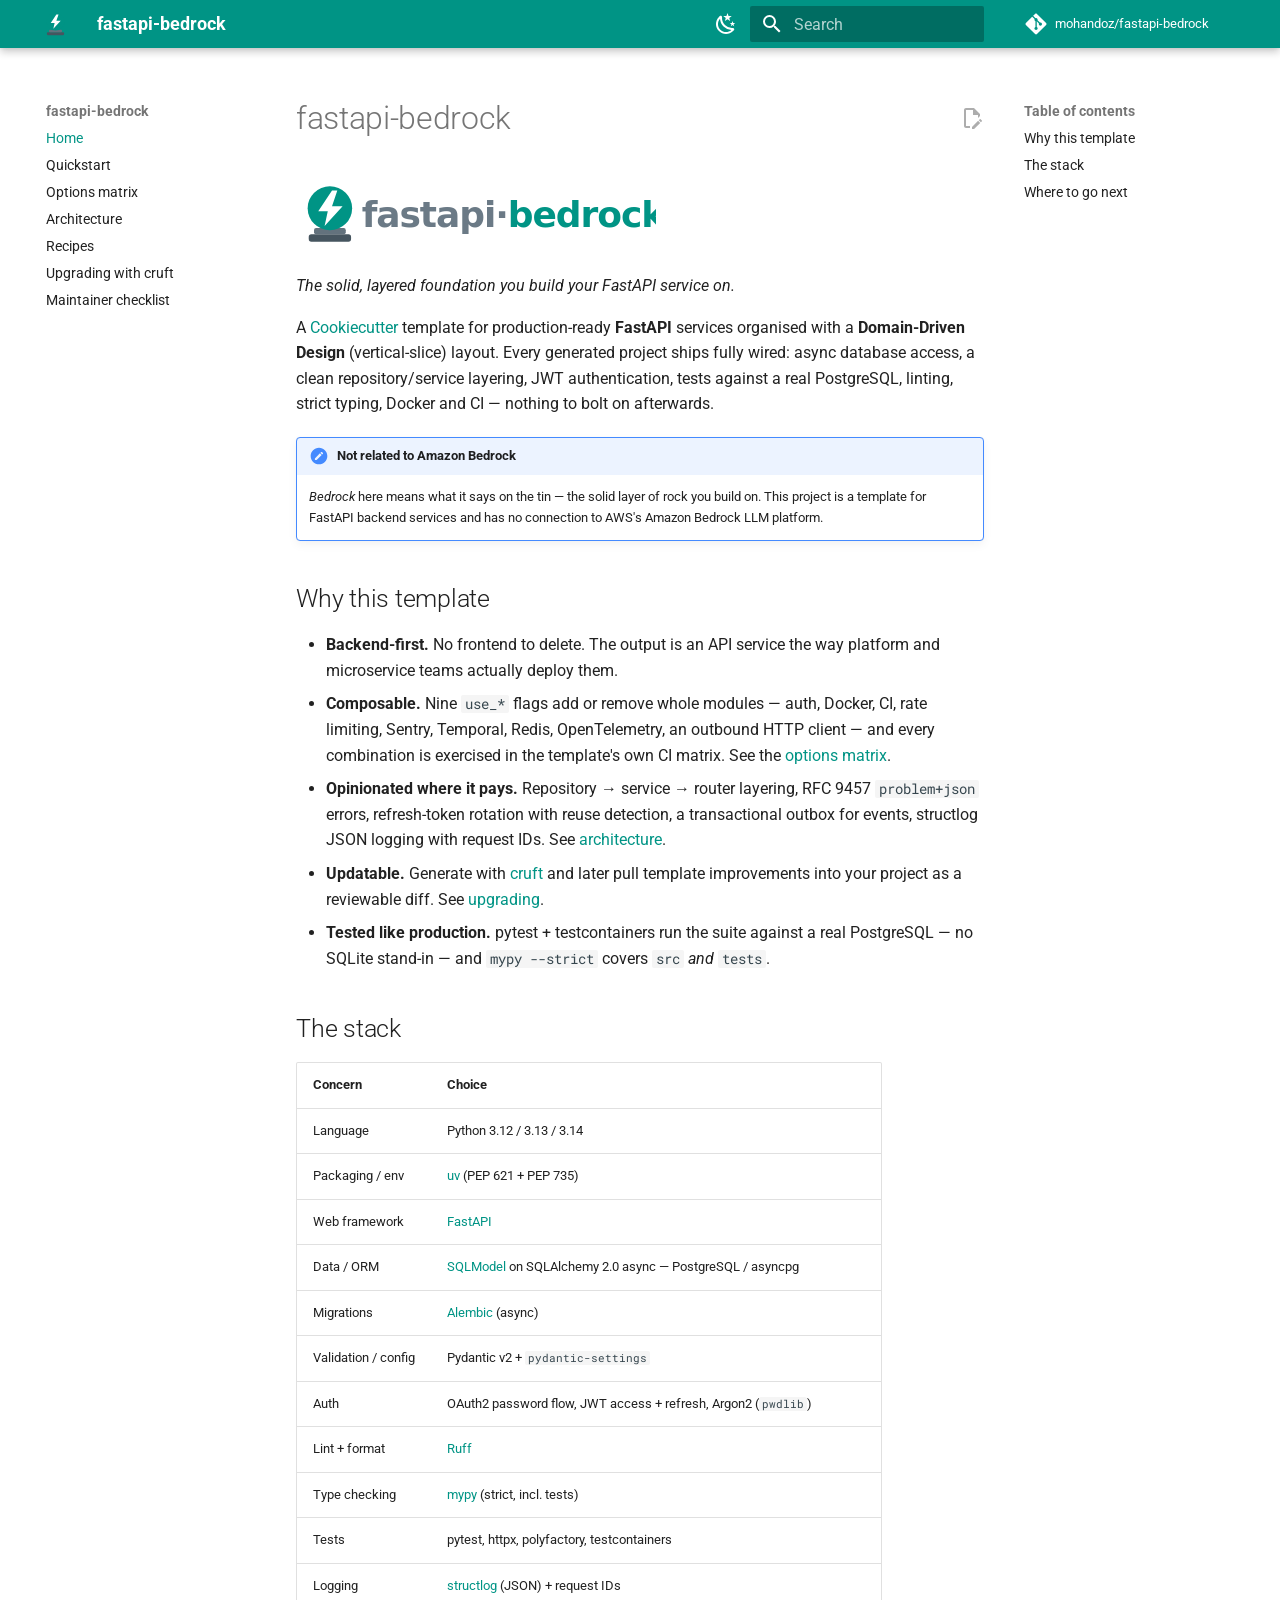
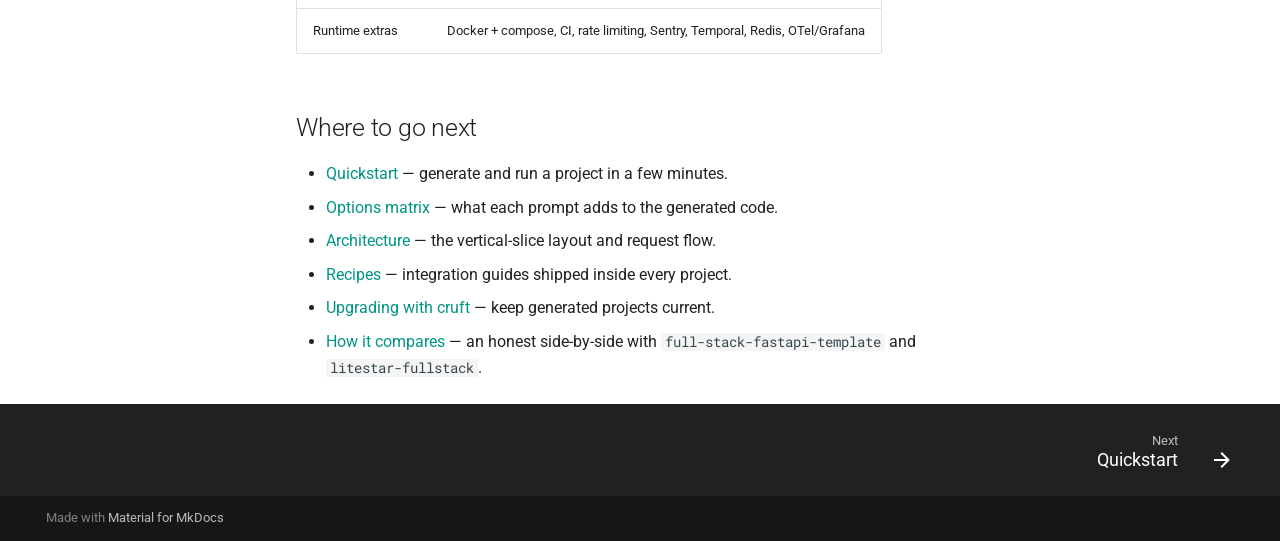
<file: index.html>
<!doctype html>
<html lang="en" class="no-js">
  <head>
    
      <meta charset="utf-8">
      <meta name="viewport" content="width=device-width,initial-scale=1">
      
        <meta name="description" content="Production-ready FastAPI + Domain-Driven Design cookiecutter template: async SQLModel, JWT auth, Temporal workflows, transactional outbox events, OpenTelemetry — composed feature by feature.">
      
      
      
        <link rel="canonical" href="https://mohandoz.github.io/fastapi-bedrock/">
      
      
      
        <link rel="next" href="quickstart/">
      
      
        
      
      
      <link rel="icon" href="assets/favicon.svg">
      <meta name="generator" content="mkdocs-1.6.1, mkdocs-material-9.8.0">
    
    
      
        <title>fastapi-bedrock</title>
      
    
    
      <link rel="stylesheet" href="assets/stylesheets/main.57a0d79d.min.css">
      
        
        <link rel="stylesheet" href="assets/stylesheets/palette.fb2fffe2.min.css">
      
      


    
    
      
    
    
      
        
        
        <link rel="preconnect" href="https://fonts.gstatic.com" crossorigin>
        <link rel="stylesheet" href="https://fonts.googleapis.com/css?family=Roboto:300,300i,400,400i,700,700i%7CRoboto+Mono:400,400i,700,700i&display=fallback">
        <style>:root{--md-text-font:"Roboto";--md-code-font:"Roboto Mono"}</style>
      
    
    
      <link rel="stylesheet" href="stylesheets/extra.css">
    
    <script>__md_scope=new URL(".",location),__md_hash=e=>[...e].reduce(((e,_)=>(e<<5)-e+_.charCodeAt(0)),0),__md_get=(e,_=localStorage,t=__md_scope)=>JSON.parse(_.getItem(t.pathname+"."+e)),__md_set=(e,_,t=localStorage,a=__md_scope)=>{try{t.setItem(a.pathname+"."+e,JSON.stringify(_))}catch(e){}}</script>
    
      

    
    
  </head>
  
  
    
    
      
    
    
    
    
    <body dir="ltr" data-md-color-scheme="default" data-md-color-primary="custom" data-md-color-accent="custom">
  
    
    <input class="md-toggle" data-md-toggle="drawer" type="checkbox" id="__drawer" autocomplete="off">
    <input class="md-toggle" data-md-toggle="search" type="checkbox" id="__search" autocomplete="off">
    <label class="md-overlay" for="__drawer"></label>
    <div data-md-component="skip">
      
        
        <a href="#fastapi-bedrock" class="md-skip">
          Skip to content
        </a>
      
    </div>
    <div data-md-component="announce">
      
    </div>
    
    
      

  

<header class="md-header md-header--shadow" data-md-component="header">
  <nav class="md-header__inner md-grid" aria-label="Header">
    <a href="." title="fastapi-bedrock" class="md-header__button md-logo" aria-label="fastapi-bedrock" data-md-component="logo">
      
  <img src="assets/mark.svg" alt="logo">

    </a>
    <label class="md-header__button md-icon" for="__drawer">
      
      <svg xmlns="http://www.w3.org/2000/svg" viewBox="0 0 24 24"><path d="M3 6h18v2H3zm0 5h18v2H3zm0 5h18v2H3z"/></svg>
    </label>
    <div class="md-header__title" data-md-component="header-title">
      <div class="md-header__ellipsis">
        <div class="md-header__topic">
          <span class="md-ellipsis">
            fastapi-bedrock
          </span>
        </div>
        <div class="md-header__topic" data-md-component="header-topic">
          <span class="md-ellipsis">
            
              Home
            
          </span>
        </div>
      </div>
    </div>
    
      
        <form class="md-header__option" data-md-component="palette">
  
    
    
    
    <input class="md-option" data-md-color-media="(prefers-color-scheme: light)" data-md-color-scheme="default" data-md-color-primary="custom" data-md-color-accent="custom"  aria-label="Switch to dark mode"  type="radio" name="__palette" id="__palette_0">
    
      <label class="md-header__button md-icon" title="Switch to dark mode" for="__palette_1" hidden>
        <svg xmlns="http://www.w3.org/2000/svg" viewBox="0 0 24 24"><path d="m17.75 4.09-2.53 1.94.91 3.06-2.63-1.81-2.63 1.81.91-3.06-2.53-1.94L12.44 4l1.06-3 1.06 3zm3.5 6.91-1.64 1.25.59 1.98-1.7-1.17-1.7 1.17.59-1.98L15.75 11l2.06-.05L18.5 9l.69 1.95zm-2.28 4.95c.83-.08 1.72 1.1 1.19 1.85-.32.45-.66.87-1.08 1.27C15.17 23 8.84 23 4.94 19.07c-3.91-3.9-3.91-10.24 0-14.14.4-.4.82-.76 1.27-1.08.75-.53 1.93.36 1.85 1.19-.27 2.86.69 5.83 2.89 8.02a9.96 9.96 0 0 0 8.02 2.89m-1.64 2.02a12.08 12.08 0 0 1-7.8-3.47c-2.17-2.19-3.33-5-3.49-7.82-2.81 3.14-2.7 7.96.31 10.98 3.02 3.01 7.84 3.12 10.98.31"/></svg>
      </label>
    
  
    
    
    
    <input class="md-option" data-md-color-media="(prefers-color-scheme: dark)" data-md-color-scheme="slate" data-md-color-primary="custom" data-md-color-accent="custom"  aria-label="Switch to light mode"  type="radio" name="__palette" id="__palette_1">
    
      <label class="md-header__button md-icon" title="Switch to light mode" for="__palette_0" hidden>
        <svg xmlns="http://www.w3.org/2000/svg" viewBox="0 0 24 24"><path d="M12 7a5 5 0 0 1 5 5 5 5 0 0 1-5 5 5 5 0 0 1-5-5 5 5 0 0 1 5-5m0 2a3 3 0 0 0-3 3 3 3 0 0 0 3 3 3 3 0 0 0 3-3 3 3 0 0 0-3-3m0-7 2.39 3.42C13.65 5.15 12.84 5 12 5s-1.65.15-2.39.42zM3.34 7l4.16-.35A7.2 7.2 0 0 0 5.94 8.5c-.44.74-.69 1.5-.83 2.29zm.02 10 1.76-3.77a7.131 7.131 0 0 0 2.38 4.14zM20.65 7l-1.77 3.79a7.02 7.02 0 0 0-2.38-4.15zm-.01 10-4.14.36c.59-.51 1.12-1.14 1.54-1.86.42-.73.69-1.5.83-2.29zM12 22l-2.41-3.44c.74.27 1.55.44 2.41.44.82 0 1.63-.17 2.37-.44z"/></svg>
      </label>
    
  
</form>
      
    
    
      <script>var palette=__md_get("__palette");if(palette&&palette.color){if("(prefers-color-scheme)"===palette.color.media){var media=matchMedia("(prefers-color-scheme: light)"),input=document.querySelector(media.matches?"[data-md-color-media='(prefers-color-scheme: light)']":"[data-md-color-media='(prefers-color-scheme: dark)']");palette.color.media=input.getAttribute("data-md-color-media"),palette.color.scheme=input.getAttribute("data-md-color-scheme"),palette.color.primary=input.getAttribute("data-md-color-primary"),palette.color.accent=input.getAttribute("data-md-color-accent")}for(var[key,value]of Object.entries(palette.color))document.body.setAttribute("data-md-color-"+key,value)}</script>
    
    
    
      
      
        <label class="md-header__button md-icon" for="__search">
          
          <svg xmlns="http://www.w3.org/2000/svg" viewBox="0 0 24 24"><path d="M9.5 3A6.5 6.5 0 0 1 16 9.5c0 1.61-.59 3.09-1.56 4.23l.27.27h.79l5 5-1.5 1.5-5-5v-.79l-.27-.27A6.52 6.52 0 0 1 9.5 16 6.5 6.5 0 0 1 3 9.5 6.5 6.5 0 0 1 9.5 3m0 2C7 5 5 7 5 9.5S7 14 9.5 14 14 12 14 9.5 12 5 9.5 5"/></svg>
        </label>
        <div class="md-search" data-md-component="search" role="dialog">
  <label class="md-search__overlay" for="__search"></label>
  <div class="md-search__inner" role="search">
    <form class="md-search__form" name="search">
      <input type="text" class="md-search__input" name="query" aria-label="Search" placeholder="Search" autocapitalize="off" autocorrect="off" autocomplete="off" spellcheck="false" data-md-component="search-query" required>
      <label class="md-search__icon md-icon" for="__search">
        
        <svg xmlns="http://www.w3.org/2000/svg" viewBox="0 0 24 24"><path d="M9.5 3A6.5 6.5 0 0 1 16 9.5c0 1.61-.59 3.09-1.56 4.23l.27.27h.79l5 5-1.5 1.5-5-5v-.79l-.27-.27A6.52 6.52 0 0 1 9.5 16 6.5 6.5 0 0 1 3 9.5 6.5 6.5 0 0 1 9.5 3m0 2C7 5 5 7 5 9.5S7 14 9.5 14 14 12 14 9.5 12 5 9.5 5"/></svg>
        
        <svg xmlns="http://www.w3.org/2000/svg" viewBox="0 0 24 24"><path d="M20 11v2H8l5.5 5.5-1.42 1.42L4.16 12l7.92-7.92L13.5 5.5 8 11z"/></svg>
      </label>
      <nav class="md-search__options" aria-label="Search">
        
        <button type="reset" class="md-search__icon md-icon" title="Clear" aria-label="Clear" tabindex="-1">
          
          <svg xmlns="http://www.w3.org/2000/svg" viewBox="0 0 24 24"><path d="M19 6.41 17.59 5 12 10.59 6.41 5 5 6.41 10.59 12 5 17.59 6.41 19 12 13.41 17.59 19 19 17.59 13.41 12z"/></svg>
        </button>
      </nav>
      
        <div class="md-search__suggest" data-md-component="search-suggest"></div>
      
    </form>
    <div class="md-search__output">
      <div class="md-search__scrollwrap" tabindex="0" data-md-scrollfix>
        <div class="md-search-result" data-md-component="search-result">
          <div class="md-search-result__meta">
            Initializing search
          </div>
          <ol class="md-search-result__list" role="presentation"></ol>
        </div>
      </div>
    </div>
  </div>
</div>
      
    
    
      <div class="md-header__source">
        <a href="https://github.com/mohandoz/fastapi-bedrock" title="Go to repository" class="md-source" data-md-component="source">
  <div class="md-source__icon md-icon">
    
    <svg xmlns="http://www.w3.org/2000/svg" viewBox="0 0 448 512"><!--! Font Awesome Free 7.1.0 by @fontawesome - https://fontawesome.com License - https://fontawesome.com/license/free (Icons: CC BY 4.0, Fonts: SIL OFL 1.1, Code: MIT License) Copyright 2025 Fonticons, Inc.--><path d="M439.6 236.1 244 40.5c-5.4-5.5-12.8-8.5-20.4-8.5s-15 3-20.4 8.4L162.5 81l51.5 51.5c27.1-9.1 52.7 16.8 43.4 43.7l49.7 49.7c34.2-11.8 61.2 31 35.5 56.7-26.5 26.5-70.2-2.9-56-37.3L240.3 199v121.9c25.3 12.5 22.3 41.8 9.1 55-6.4 6.4-15.2 10.1-24.3 10.1s-17.8-3.6-24.3-10.1c-17.6-17.6-11.1-46.9 11.2-56v-123c-20.8-8.5-24.6-30.7-18.6-45L142.6 101 8.5 235.1C3 240.6 0 247.9 0 255.5s3 15 8.5 20.4l195.6 195.7c5.4 5.4 12.7 8.4 20.4 8.4s15-3 20.4-8.4l194.7-194.7c5.4-5.4 8.4-12.8 8.4-20.4s-3-15-8.4-20.4"/></svg>
  </div>
  <div class="md-source__repository">
    mohandoz/fastapi-bedrock
  </div>
</a>
      </div>
    
  </nav>
  
</header>
    
    <div class="md-container" data-md-component="container">
      
      
        
          
        
      
      <main class="md-main" data-md-component="main">
        <div class="md-main__inner md-grid">
          
            
              
              <div class="md-sidebar md-sidebar--primary" data-md-component="sidebar" data-md-type="navigation" >
                <div class="md-sidebar__scrollwrap">
                  <div class="md-sidebar__inner">
                    



<nav class="md-nav md-nav--primary" aria-label="Navigation" data-md-level="0">
  <label class="md-nav__title" for="__drawer">
    <a href="." title="fastapi-bedrock" class="md-nav__button md-logo" aria-label="fastapi-bedrock" data-md-component="logo">
      
  <img src="assets/mark.svg" alt="logo">

    </a>
    fastapi-bedrock
  </label>
  
    <div class="md-nav__source">
      <a href="https://github.com/mohandoz/fastapi-bedrock" title="Go to repository" class="md-source" data-md-component="source">
  <div class="md-source__icon md-icon">
    
    <svg xmlns="http://www.w3.org/2000/svg" viewBox="0 0 448 512"><!--! Font Awesome Free 7.1.0 by @fontawesome - https://fontawesome.com License - https://fontawesome.com/license/free (Icons: CC BY 4.0, Fonts: SIL OFL 1.1, Code: MIT License) Copyright 2025 Fonticons, Inc.--><path d="M439.6 236.1 244 40.5c-5.4-5.5-12.8-8.5-20.4-8.5s-15 3-20.4 8.4L162.5 81l51.5 51.5c27.1-9.1 52.7 16.8 43.4 43.7l49.7 49.7c34.2-11.8 61.2 31 35.5 56.7-26.5 26.5-70.2-2.9-56-37.3L240.3 199v121.9c25.3 12.5 22.3 41.8 9.1 55-6.4 6.4-15.2 10.1-24.3 10.1s-17.8-3.6-24.3-10.1c-17.6-17.6-11.1-46.9 11.2-56v-123c-20.8-8.5-24.6-30.7-18.6-45L142.6 101 8.5 235.1C3 240.6 0 247.9 0 255.5s3 15 8.5 20.4l195.6 195.7c5.4 5.4 12.7 8.4 20.4 8.4s15-3 20.4-8.4l194.7-194.7c5.4-5.4 8.4-12.8 8.4-20.4s-3-15-8.4-20.4"/></svg>
  </div>
  <div class="md-source__repository">
    mohandoz/fastapi-bedrock
  </div>
</a>
    </div>
  
  <ul class="md-nav__list" data-md-scrollfix>
    
      
      
  
  
    
  
  
  
    <li class="md-nav__item md-nav__item--active">
      
      <input class="md-nav__toggle md-toggle" type="checkbox" id="__toc">
      
      
        
      
      
        <label class="md-nav__link md-nav__link--active" for="__toc">
          
  
  
  <span class="md-ellipsis">
    
  
    Home
  

    
  </span>
  
  

          <span class="md-nav__icon md-icon"></span>
        </label>
      
      <a href="." class="md-nav__link md-nav__link--active">
        
  
  
  <span class="md-ellipsis">
    
  
    Home
  

    
  </span>
  
  

      </a>
      
        

<nav class="md-nav md-nav--secondary" aria-label="Table of contents">
  
  
  
    
  
  
    <label class="md-nav__title" for="__toc">
      <span class="md-nav__icon md-icon"></span>
      Table of contents
    </label>
    <ul class="md-nav__list" data-md-component="toc" data-md-scrollfix>
      
        <li class="md-nav__item">
  <a href="#why-this-template" class="md-nav__link">
    <span class="md-ellipsis">
      
        Why this template
      
    </span>
  </a>
  
</li>
      
        <li class="md-nav__item">
  <a href="#the-stack" class="md-nav__link">
    <span class="md-ellipsis">
      
        The stack
      
    </span>
  </a>
  
</li>
      
        <li class="md-nav__item">
  <a href="#where-to-go-next" class="md-nav__link">
    <span class="md-ellipsis">
      
        Where to go next
      
    </span>
  </a>
  
</li>
      
    </ul>
  
</nav>
      
    </li>
  

    
      
      
  
  
  
  
    <li class="md-nav__item">
      <a href="quickstart/" class="md-nav__link">
        
  
  
  <span class="md-ellipsis">
    
  
    Quickstart
  

    
  </span>
  
  

      </a>
    </li>
  

    
      
      
  
  
  
  
    <li class="md-nav__item">
      <a href="options/" class="md-nav__link">
        
  
  
  <span class="md-ellipsis">
    
  
    Options matrix
  

    
  </span>
  
  

      </a>
    </li>
  

    
      
      
  
  
  
  
    <li class="md-nav__item">
      <a href="architecture/" class="md-nav__link">
        
  
  
  <span class="md-ellipsis">
    
  
    Architecture
  

    
  </span>
  
  

      </a>
    </li>
  

    
      
      
  
  
  
  
    <li class="md-nav__item">
      <a href="recipes/" class="md-nav__link">
        
  
  
  <span class="md-ellipsis">
    
  
    Recipes
  

    
  </span>
  
  

      </a>
    </li>
  

    
      
      
  
  
  
  
    <li class="md-nav__item">
      <a href="upgrading/" class="md-nav__link">
        
  
  
  <span class="md-ellipsis">
    
  
    Upgrading with cruft
  

    
  </span>
  
  

      </a>
    </li>
  

    
      
      
  
  
  
  
    <li class="md-nav__item">
      <a href="maintainer-checklist/" class="md-nav__link">
        
  
  
  <span class="md-ellipsis">
    
  
    Maintainer checklist
  

    
  </span>
  
  

      </a>
    </li>
  

    
  </ul>
</nav>
                  </div>
                </div>
              </div>
            
            
              
              <div class="md-sidebar md-sidebar--secondary" data-md-component="sidebar" data-md-type="toc" >
                <div class="md-sidebar__scrollwrap">
                  <div class="md-sidebar__inner">
                    

<nav class="md-nav md-nav--secondary" aria-label="Table of contents">
  
  
  
    
  
  
    <label class="md-nav__title" for="__toc">
      <span class="md-nav__icon md-icon"></span>
      Table of contents
    </label>
    <ul class="md-nav__list" data-md-component="toc" data-md-scrollfix>
      
        <li class="md-nav__item">
  <a href="#why-this-template" class="md-nav__link">
    <span class="md-ellipsis">
      
        Why this template
      
    </span>
  </a>
  
</li>
      
        <li class="md-nav__item">
  <a href="#the-stack" class="md-nav__link">
    <span class="md-ellipsis">
      
        The stack
      
    </span>
  </a>
  
</li>
      
        <li class="md-nav__item">
  <a href="#where-to-go-next" class="md-nav__link">
    <span class="md-ellipsis">
      
        Where to go next
      
    </span>
  </a>
  
</li>
      
    </ul>
  
</nav>
                  </div>
                </div>
              </div>
            
          
          
            <div class="md-content" data-md-component="content">
              
              <article class="md-content__inner md-typeset">
                
                  


  
    <a href="https://github.com/mohandoz/fastapi-bedrock/edit/main/docs/index.md" title="Edit this page" class="md-content__button md-icon" rel="edit">
      
      <svg xmlns="http://www.w3.org/2000/svg" viewBox="0 0 24 24"><path d="M10 20H6V4h7v5h5v3.1l2-2V8l-6-6H6c-1.1 0-2 .9-2 2v16c0 1.1.9 2 2 2h4zm10.2-7c.1 0 .3.1.4.2l1.3 1.3c.2.2.2.6 0 .8l-1 1-2.1-2.1 1-1c.1-.1.2-.2.4-.2m0 3.9L14.1 23H12v-2.1l6.1-6.1z"/></svg>
    </a>
  
  


<h1 id="fastapi-bedrock">fastapi-bedrock<a class="headerlink" href="#fastapi-bedrock" title="Permanent link">&para;</a></h1>
<p><img src="assets/logo.svg" alt="fastapi-bedrock" width="360"></p>
<p><em>The solid, layered foundation you build your FastAPI service on.</em></p>
<p>A <a href="https://cookiecutter.readthedocs.io/">Cookiecutter</a> template for
production-ready <strong>FastAPI</strong> services organised with a <strong>Domain-Driven Design</strong>
(vertical-slice) layout. Every generated project ships fully wired: async
database access, a clean repository/service layering, JWT authentication,
tests against a real PostgreSQL, linting, strict typing, Docker and CI —
nothing to bolt on afterwards.</p>
<div class="admonition note">
<p class="admonition-title">Not related to Amazon Bedrock</p>
<p><em>Bedrock</em> here means what it says on the tin — the solid layer of rock you
build on. This project is a template for FastAPI backend services and has
no connection to AWS's Amazon Bedrock LLM platform.</p>
</div>
<h2 id="why-this-template">Why this template<a class="headerlink" href="#why-this-template" title="Permanent link">&para;</a></h2>
<ul>
<li><strong>Backend-first.</strong> No frontend to delete. The output is an API service the
  way platform and microservice teams actually deploy them.</li>
<li><strong>Composable.</strong> Nine <code>use_*</code> flags add or remove whole modules — auth,
  Docker, CI, rate limiting, Sentry, Temporal, Redis, OpenTelemetry, an
  outbound HTTP client — and every combination is exercised in the template's
  own CI matrix. See the <a href="options/">options matrix</a>.</li>
<li><strong>Opinionated where it pays.</strong> Repository → service → router layering,
  RFC 9457 <code>problem+json</code> errors, refresh-token rotation with reuse detection,
  a transactional outbox for events, structlog JSON logging with request IDs.
  See <a href="architecture/">architecture</a>.</li>
<li><strong>Updatable.</strong> Generate with <a href="https://cruft.github.io/cruft/">cruft</a> and
  later pull template improvements into your project as a reviewable diff.
  See <a href="upgrading/">upgrading</a>.</li>
<li><strong>Tested like production.</strong> pytest + testcontainers run the suite against a
  real PostgreSQL — no SQLite stand-in — and <code>mypy --strict</code> covers <code>src</code>
  <em>and</em> <code>tests</code>.</li>
</ul>
<h2 id="the-stack">The stack<a class="headerlink" href="#the-stack" title="Permanent link">&para;</a></h2>
<table>
<thead>
<tr>
<th>Concern</th>
<th>Choice</th>
</tr>
</thead>
<tbody>
<tr>
<td>Language</td>
<td>Python 3.12 / 3.13 / 3.14</td>
</tr>
<tr>
<td>Packaging / env</td>
<td><a href="https://docs.astral.sh/uv/">uv</a> (PEP 621 + PEP 735)</td>
</tr>
<tr>
<td>Web framework</td>
<td><a href="https://fastapi.tiangolo.com/">FastAPI</a></td>
</tr>
<tr>
<td>Data / ORM</td>
<td><a href="https://sqlmodel.tiangolo.com/">SQLModel</a> on SQLAlchemy 2.0 async — PostgreSQL / asyncpg</td>
</tr>
<tr>
<td>Migrations</td>
<td><a href="https://alembic.sqlalchemy.org/">Alembic</a> (async)</td>
</tr>
<tr>
<td>Validation / config</td>
<td>Pydantic v2 + <code>pydantic-settings</code></td>
</tr>
<tr>
<td>Auth</td>
<td>OAuth2 password flow, JWT access + refresh, Argon2 (<code>pwdlib</code>)</td>
</tr>
<tr>
<td>Lint + format</td>
<td><a href="https://docs.astral.sh/ruff/">Ruff</a></td>
</tr>
<tr>
<td>Type checking</td>
<td><a href="https://mypy.readthedocs.io/">mypy</a> (strict, incl. tests)</td>
</tr>
<tr>
<td>Tests</td>
<td>pytest, httpx, polyfactory, testcontainers</td>
</tr>
<tr>
<td>Logging</td>
<td><a href="https://www.structlog.org/">structlog</a> (JSON) + request IDs</td>
</tr>
<tr>
<td>Runtime extras</td>
<td>Docker + compose, CI, rate limiting, Sentry, Temporal, Redis, OTel/Grafana</td>
</tr>
</tbody>
</table>
<h2 id="where-to-go-next">Where to go next<a class="headerlink" href="#where-to-go-next" title="Permanent link">&para;</a></h2>
<ul>
<li><a href="quickstart/">Quickstart</a> — generate and run a project in a few minutes.</li>
<li><a href="options/">Options matrix</a> — what each prompt adds to the generated code.</li>
<li><a href="architecture/">Architecture</a> — the vertical-slice layout and request flow.</li>
<li><a href="recipes/">Recipes</a> — integration guides shipped inside every project.</li>
<li><a href="upgrading/">Upgrading with cruft</a> — keep generated projects current.</li>
<li><a href="https://github.com/mohandoz/fastapi-bedrock#how-it-compares">How it compares</a>
  — an honest side-by-side with <code>full-stack-fastapi-template</code> and
  <code>litestar-fullstack</code>.</li>
</ul>












                
              </article>
            </div>
          
          
<script>var target=document.getElementById(location.hash.slice(1));target&&target.name&&(target.checked=target.name.startsWith("__tabbed_"))</script>
        </div>
        
          <button type="button" class="md-top md-icon" data-md-component="top" hidden>
  
  <svg xmlns="http://www.w3.org/2000/svg" viewBox="0 0 24 24"><path d="M13 20h-2V8l-5.5 5.5-1.42-1.42L12 4.16l7.92 7.92-1.42 1.42L13 8z"/></svg>
  Back to top
</button>
        
      </main>
      
        <footer class="md-footer">
  
    
      
      <nav class="md-footer__inner md-grid" aria-label="Footer" >
        
        
          
          <a href="quickstart/" class="md-footer__link md-footer__link--next" aria-label="Next: Quickstart">
            <div class="md-footer__title">
              <span class="md-footer__direction">
                Next
              </span>
              <div class="md-ellipsis">
                Quickstart
              </div>
            </div>
            <div class="md-footer__button md-icon">
              
              <svg xmlns="http://www.w3.org/2000/svg" viewBox="0 0 24 24"><path d="M4 11v2h12l-5.5 5.5 1.42 1.42L19.84 12l-7.92-7.92L10.5 5.5 16 11z"/></svg>
            </div>
          </a>
        
      </nav>
    
  
  <div class="md-footer-meta md-typeset">
    <div class="md-footer-meta__inner md-grid">
      <div class="md-copyright">
  
  
    Made with
    <a href="https://squidfunk.github.io/mkdocs-material/" target="_blank" rel="noopener">
      Material for MkDocs
    </a>
  
</div>
      
    </div>
  </div>
</footer>
      
    </div>
    <div class="md-dialog" data-md-component="dialog">
      <div class="md-dialog__inner md-typeset"></div>
    </div>
    
    
    
      
      
      <script id="__config" type="application/json">{"annotate": null, "base": ".", "features": ["navigation.instant", "navigation.tracking", "navigation.top", "navigation.footer", "content.code.copy", "content.action.edit", "search.suggest", "search.highlight"], "search": "assets/javascripts/workers/search.a7633da7.min.js", "tags": null, "translations": {"clipboard.copied": "Copied to clipboard", "clipboard.copy": "Copy to clipboard", "search.result.more.one": "1 more on this page", "search.result.more.other": "# more on this page", "search.result.none": "No matching documents", "search.result.one": "1 matching document", "search.result.other": "# matching documents", "search.result.placeholder": "Type to start searching", "search.result.term.missing": "Missing", "select.version": "Select version"}, "version": null}</script>
    
    
      <script src="assets/javascripts/bundle.c21346df.min.js"></script>
      
    
  </body>
</html>
</file>
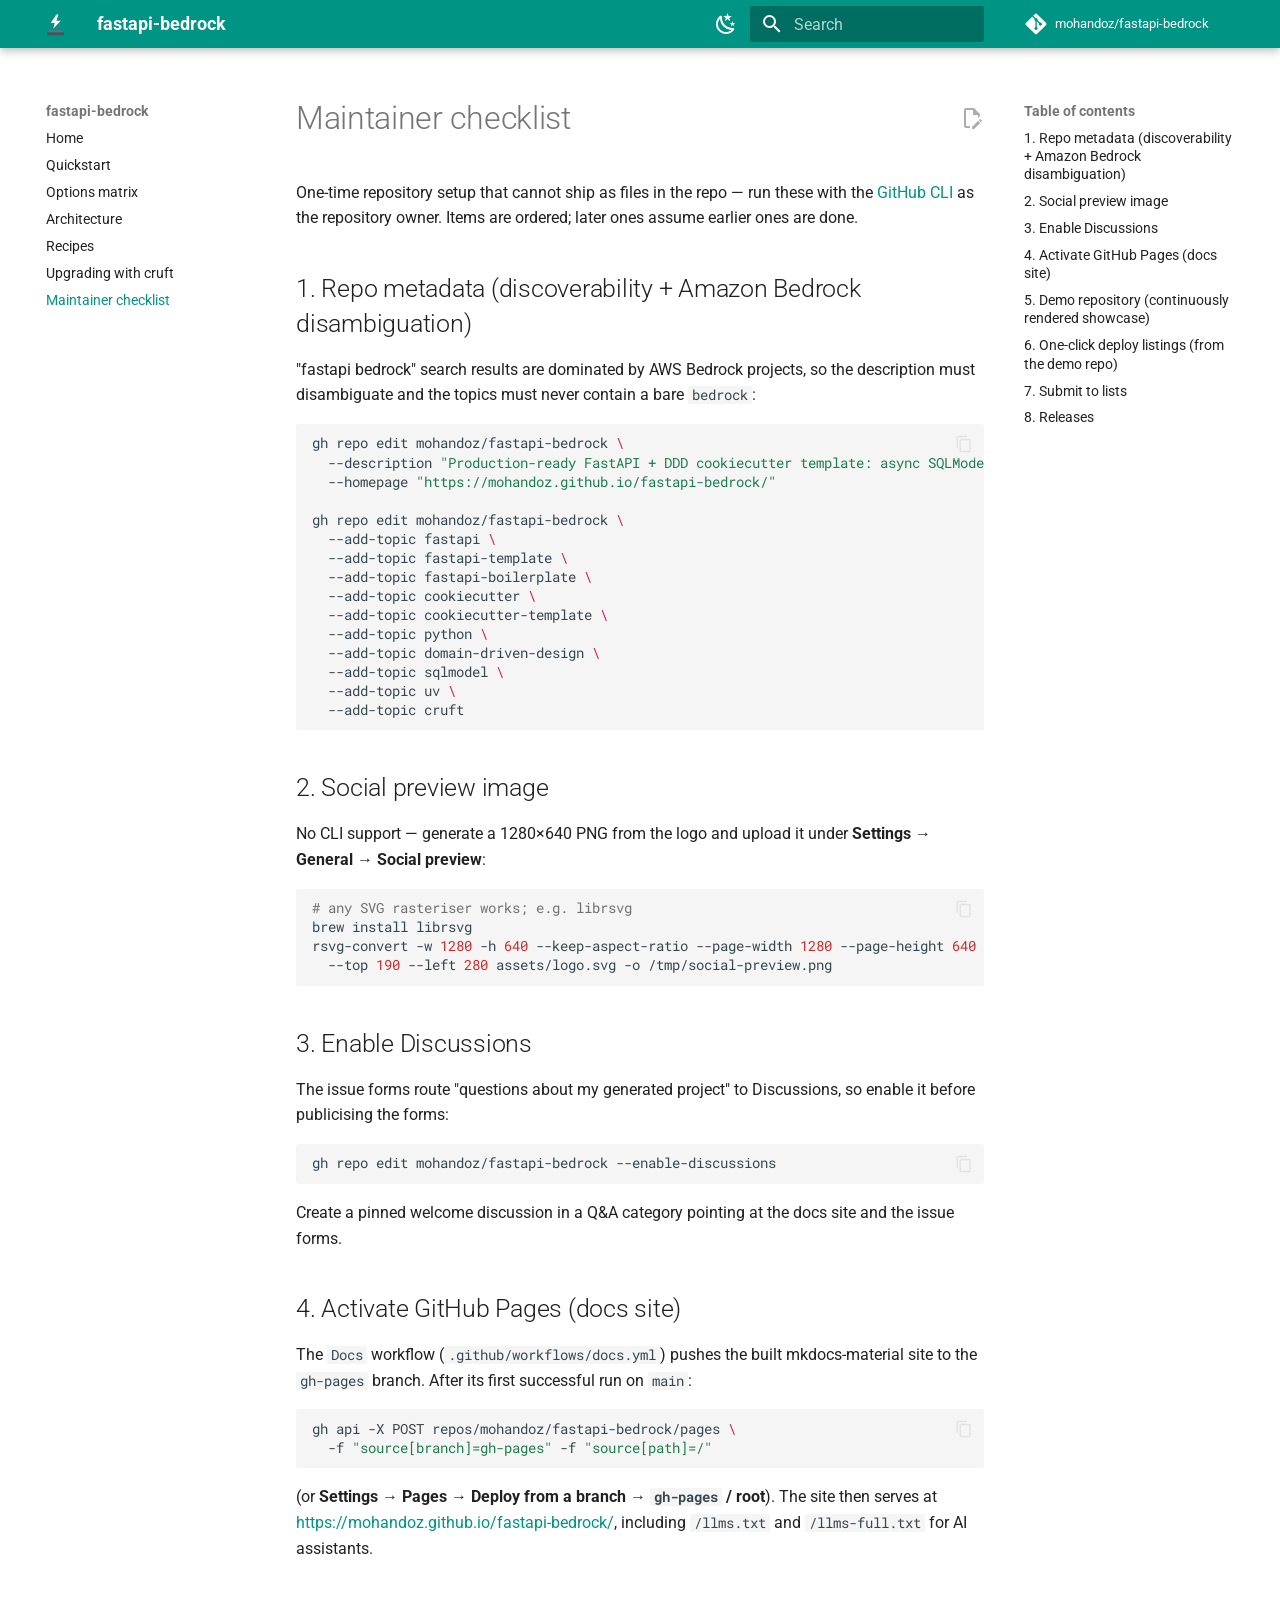
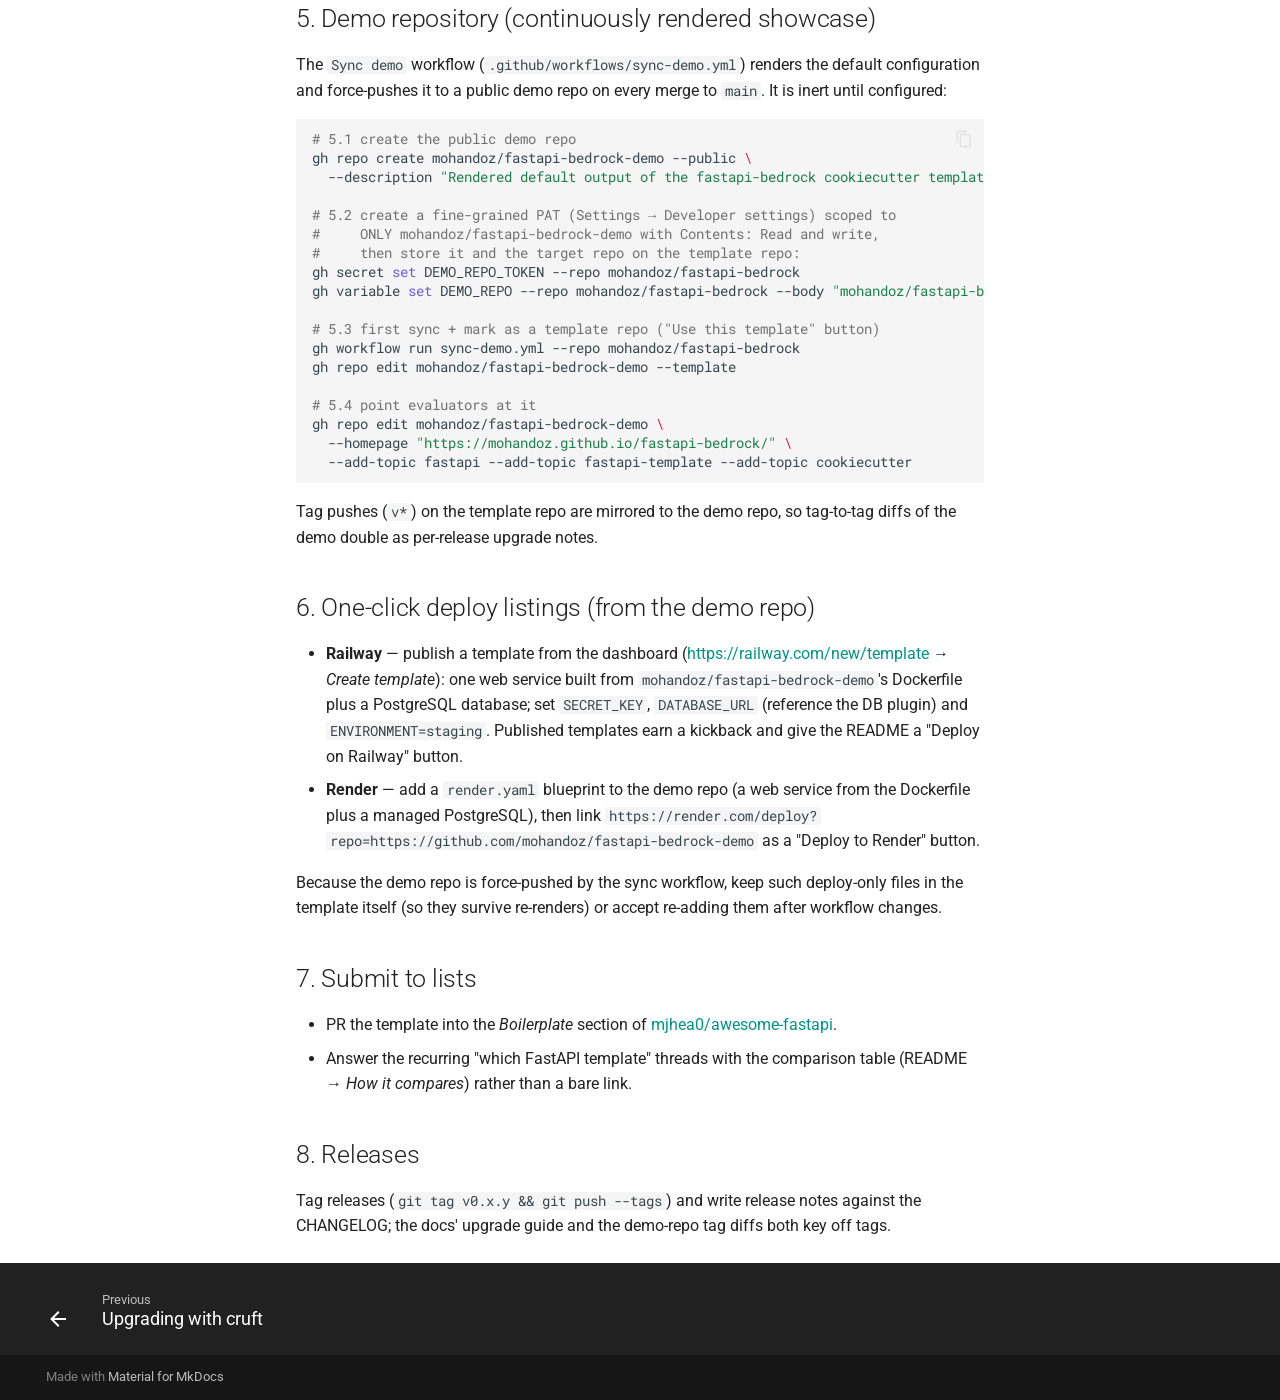
<file: maintainer-checklist/index.html>
<!doctype html>
<html lang="en" class="no-js">
  <head>
    
      <meta charset="utf-8">
      <meta name="viewport" content="width=device-width,initial-scale=1">
      
        <meta name="description" content="Production-ready FastAPI + Domain-Driven Design cookiecutter template: async SQLModel, JWT auth, Temporal workflows, transactional outbox events, OpenTelemetry — composed feature by feature.">
      
      
      
        <link rel="canonical" href="https://mohandoz.github.io/fastapi-bedrock/maintainer-checklist/">
      
      
        <link rel="prev" href="../upgrading/">
      
      
      
        
      
      
      <link rel="icon" href="../assets/favicon.svg">
      <meta name="generator" content="mkdocs-1.6.1, mkdocs-material-9.8.0">
    
    
      
        <title>Maintainer checklist - fastapi-bedrock</title>
      
    
    
      <link rel="stylesheet" href="../assets/stylesheets/main.57a0d79d.min.css">
      
        
        <link rel="stylesheet" href="../assets/stylesheets/palette.fb2fffe2.min.css">
      
      


    
    
      
    
    
      
        
        
        <link rel="preconnect" href="https://fonts.gstatic.com" crossorigin>
        <link rel="stylesheet" href="https://fonts.googleapis.com/css?family=Roboto:300,300i,400,400i,700,700i%7CRoboto+Mono:400,400i,700,700i&display=fallback">
        <style>:root{--md-text-font:"Roboto";--md-code-font:"Roboto Mono"}</style>
      
    
    
      <link rel="stylesheet" href="../stylesheets/extra.css">
    
    <script>__md_scope=new URL("..",location),__md_hash=e=>[...e].reduce(((e,_)=>(e<<5)-e+_.charCodeAt(0)),0),__md_get=(e,_=localStorage,t=__md_scope)=>JSON.parse(_.getItem(t.pathname+"."+e)),__md_set=(e,_,t=localStorage,a=__md_scope)=>{try{t.setItem(a.pathname+"."+e,JSON.stringify(_))}catch(e){}}</script>
    
      

    
    
  </head>
  
  
    
    
      
    
    
    
    
    <body dir="ltr" data-md-color-scheme="default" data-md-color-primary="custom" data-md-color-accent="custom">
  
    
    <input class="md-toggle" data-md-toggle="drawer" type="checkbox" id="__drawer" autocomplete="off">
    <input class="md-toggle" data-md-toggle="search" type="checkbox" id="__search" autocomplete="off">
    <label class="md-overlay" for="__drawer"></label>
    <div data-md-component="skip">
      
        
        <a href="#maintainer-checklist" class="md-skip">
          Skip to content
        </a>
      
    </div>
    <div data-md-component="announce">
      
    </div>
    
    
      

  

<header class="md-header md-header--shadow" data-md-component="header">
  <nav class="md-header__inner md-grid" aria-label="Header">
    <a href=".." title="fastapi-bedrock" class="md-header__button md-logo" aria-label="fastapi-bedrock" data-md-component="logo">
      
  <img src="../assets/mark.svg" alt="logo">

    </a>
    <label class="md-header__button md-icon" for="__drawer">
      
      <svg xmlns="http://www.w3.org/2000/svg" viewBox="0 0 24 24"><path d="M3 6h18v2H3zm0 5h18v2H3zm0 5h18v2H3z"/></svg>
    </label>
    <div class="md-header__title" data-md-component="header-title">
      <div class="md-header__ellipsis">
        <div class="md-header__topic">
          <span class="md-ellipsis">
            fastapi-bedrock
          </span>
        </div>
        <div class="md-header__topic" data-md-component="header-topic">
          <span class="md-ellipsis">
            
              Maintainer checklist
            
          </span>
        </div>
      </div>
    </div>
    
      
        <form class="md-header__option" data-md-component="palette">
  
    
    
    
    <input class="md-option" data-md-color-media="(prefers-color-scheme: light)" data-md-color-scheme="default" data-md-color-primary="custom" data-md-color-accent="custom"  aria-label="Switch to dark mode"  type="radio" name="__palette" id="__palette_0">
    
      <label class="md-header__button md-icon" title="Switch to dark mode" for="__palette_1" hidden>
        <svg xmlns="http://www.w3.org/2000/svg" viewBox="0 0 24 24"><path d="m17.75 4.09-2.53 1.94.91 3.06-2.63-1.81-2.63 1.81.91-3.06-2.53-1.94L12.44 4l1.06-3 1.06 3zm3.5 6.91-1.64 1.25.59 1.98-1.7-1.17-1.7 1.17.59-1.98L15.75 11l2.06-.05L18.5 9l.69 1.95zm-2.28 4.95c.83-.08 1.72 1.1 1.19 1.85-.32.45-.66.87-1.08 1.27C15.17 23 8.84 23 4.94 19.07c-3.91-3.9-3.91-10.24 0-14.14.4-.4.82-.76 1.27-1.08.75-.53 1.93.36 1.85 1.19-.27 2.86.69 5.83 2.89 8.02a9.96 9.96 0 0 0 8.02 2.89m-1.64 2.02a12.08 12.08 0 0 1-7.8-3.47c-2.17-2.19-3.33-5-3.49-7.82-2.81 3.14-2.7 7.96.31 10.98 3.02 3.01 7.84 3.12 10.98.31"/></svg>
      </label>
    
  
    
    
    
    <input class="md-option" data-md-color-media="(prefers-color-scheme: dark)" data-md-color-scheme="slate" data-md-color-primary="custom" data-md-color-accent="custom"  aria-label="Switch to light mode"  type="radio" name="__palette" id="__palette_1">
    
      <label class="md-header__button md-icon" title="Switch to light mode" for="__palette_0" hidden>
        <svg xmlns="http://www.w3.org/2000/svg" viewBox="0 0 24 24"><path d="M12 7a5 5 0 0 1 5 5 5 5 0 0 1-5 5 5 5 0 0 1-5-5 5 5 0 0 1 5-5m0 2a3 3 0 0 0-3 3 3 3 0 0 0 3 3 3 3 0 0 0 3-3 3 3 0 0 0-3-3m0-7 2.39 3.42C13.65 5.15 12.84 5 12 5s-1.65.15-2.39.42zM3.34 7l4.16-.35A7.2 7.2 0 0 0 5.94 8.5c-.44.74-.69 1.5-.83 2.29zm.02 10 1.76-3.77a7.131 7.131 0 0 0 2.38 4.14zM20.65 7l-1.77 3.79a7.02 7.02 0 0 0-2.38-4.15zm-.01 10-4.14.36c.59-.51 1.12-1.14 1.54-1.86.42-.73.69-1.5.83-2.29zM12 22l-2.41-3.44c.74.27 1.55.44 2.41.44.82 0 1.63-.17 2.37-.44z"/></svg>
      </label>
    
  
</form>
      
    
    
      <script>var palette=__md_get("__palette");if(palette&&palette.color){if("(prefers-color-scheme)"===palette.color.media){var media=matchMedia("(prefers-color-scheme: light)"),input=document.querySelector(media.matches?"[data-md-color-media='(prefers-color-scheme: light)']":"[data-md-color-media='(prefers-color-scheme: dark)']");palette.color.media=input.getAttribute("data-md-color-media"),palette.color.scheme=input.getAttribute("data-md-color-scheme"),palette.color.primary=input.getAttribute("data-md-color-primary"),palette.color.accent=input.getAttribute("data-md-color-accent")}for(var[key,value]of Object.entries(palette.color))document.body.setAttribute("data-md-color-"+key,value)}</script>
    
    
    
      
      
        <label class="md-header__button md-icon" for="__search">
          
          <svg xmlns="http://www.w3.org/2000/svg" viewBox="0 0 24 24"><path d="M9.5 3A6.5 6.5 0 0 1 16 9.5c0 1.61-.59 3.09-1.56 4.23l.27.27h.79l5 5-1.5 1.5-5-5v-.79l-.27-.27A6.52 6.52 0 0 1 9.5 16 6.5 6.5 0 0 1 3 9.5 6.5 6.5 0 0 1 9.5 3m0 2C7 5 5 7 5 9.5S7 14 9.5 14 14 12 14 9.5 12 5 9.5 5"/></svg>
        </label>
        <div class="md-search" data-md-component="search" role="dialog">
  <label class="md-search__overlay" for="__search"></label>
  <div class="md-search__inner" role="search">
    <form class="md-search__form" name="search">
      <input type="text" class="md-search__input" name="query" aria-label="Search" placeholder="Search" autocapitalize="off" autocorrect="off" autocomplete="off" spellcheck="false" data-md-component="search-query" required>
      <label class="md-search__icon md-icon" for="__search">
        
        <svg xmlns="http://www.w3.org/2000/svg" viewBox="0 0 24 24"><path d="M9.5 3A6.5 6.5 0 0 1 16 9.5c0 1.61-.59 3.09-1.56 4.23l.27.27h.79l5 5-1.5 1.5-5-5v-.79l-.27-.27A6.52 6.52 0 0 1 9.5 16 6.5 6.5 0 0 1 3 9.5 6.5 6.5 0 0 1 9.5 3m0 2C7 5 5 7 5 9.5S7 14 9.5 14 14 12 14 9.5 12 5 9.5 5"/></svg>
        
        <svg xmlns="http://www.w3.org/2000/svg" viewBox="0 0 24 24"><path d="M20 11v2H8l5.5 5.5-1.42 1.42L4.16 12l7.92-7.92L13.5 5.5 8 11z"/></svg>
      </label>
      <nav class="md-search__options" aria-label="Search">
        
        <button type="reset" class="md-search__icon md-icon" title="Clear" aria-label="Clear" tabindex="-1">
          
          <svg xmlns="http://www.w3.org/2000/svg" viewBox="0 0 24 24"><path d="M19 6.41 17.59 5 12 10.59 6.41 5 5 6.41 10.59 12 5 17.59 6.41 19 12 13.41 17.59 19 19 17.59 13.41 12z"/></svg>
        </button>
      </nav>
      
        <div class="md-search__suggest" data-md-component="search-suggest"></div>
      
    </form>
    <div class="md-search__output">
      <div class="md-search__scrollwrap" tabindex="0" data-md-scrollfix>
        <div class="md-search-result" data-md-component="search-result">
          <div class="md-search-result__meta">
            Initializing search
          </div>
          <ol class="md-search-result__list" role="presentation"></ol>
        </div>
      </div>
    </div>
  </div>
</div>
      
    
    
      <div class="md-header__source">
        <a href="https://github.com/mohandoz/fastapi-bedrock" title="Go to repository" class="md-source" data-md-component="source">
  <div class="md-source__icon md-icon">
    
    <svg xmlns="http://www.w3.org/2000/svg" viewBox="0 0 448 512"><!--! Font Awesome Free 7.1.0 by @fontawesome - https://fontawesome.com License - https://fontawesome.com/license/free (Icons: CC BY 4.0, Fonts: SIL OFL 1.1, Code: MIT License) Copyright 2025 Fonticons, Inc.--><path d="M439.6 236.1 244 40.5c-5.4-5.5-12.8-8.5-20.4-8.5s-15 3-20.4 8.4L162.5 81l51.5 51.5c27.1-9.1 52.7 16.8 43.4 43.7l49.7 49.7c34.2-11.8 61.2 31 35.5 56.7-26.5 26.5-70.2-2.9-56-37.3L240.3 199v121.9c25.3 12.5 22.3 41.8 9.1 55-6.4 6.4-15.2 10.1-24.3 10.1s-17.8-3.6-24.3-10.1c-17.6-17.6-11.1-46.9 11.2-56v-123c-20.8-8.5-24.6-30.7-18.6-45L142.6 101 8.5 235.1C3 240.6 0 247.9 0 255.5s3 15 8.5 20.4l195.6 195.7c5.4 5.4 12.7 8.4 20.4 8.4s15-3 20.4-8.4l194.7-194.7c5.4-5.4 8.4-12.8 8.4-20.4s-3-15-8.4-20.4"/></svg>
  </div>
  <div class="md-source__repository">
    mohandoz/fastapi-bedrock
  </div>
</a>
      </div>
    
  </nav>
  
</header>
    
    <div class="md-container" data-md-component="container">
      
      
        
          
        
      
      <main class="md-main" data-md-component="main">
        <div class="md-main__inner md-grid">
          
            
              
              <div class="md-sidebar md-sidebar--primary" data-md-component="sidebar" data-md-type="navigation" >
                <div class="md-sidebar__scrollwrap">
                  <div class="md-sidebar__inner">
                    



<nav class="md-nav md-nav--primary" aria-label="Navigation" data-md-level="0">
  <label class="md-nav__title" for="__drawer">
    <a href=".." title="fastapi-bedrock" class="md-nav__button md-logo" aria-label="fastapi-bedrock" data-md-component="logo">
      
  <img src="../assets/mark.svg" alt="logo">

    </a>
    fastapi-bedrock
  </label>
  
    <div class="md-nav__source">
      <a href="https://github.com/mohandoz/fastapi-bedrock" title="Go to repository" class="md-source" data-md-component="source">
  <div class="md-source__icon md-icon">
    
    <svg xmlns="http://www.w3.org/2000/svg" viewBox="0 0 448 512"><!--! Font Awesome Free 7.1.0 by @fontawesome - https://fontawesome.com License - https://fontawesome.com/license/free (Icons: CC BY 4.0, Fonts: SIL OFL 1.1, Code: MIT License) Copyright 2025 Fonticons, Inc.--><path d="M439.6 236.1 244 40.5c-5.4-5.5-12.8-8.5-20.4-8.5s-15 3-20.4 8.4L162.5 81l51.5 51.5c27.1-9.1 52.7 16.8 43.4 43.7l49.7 49.7c34.2-11.8 61.2 31 35.5 56.7-26.5 26.5-70.2-2.9-56-37.3L240.3 199v121.9c25.3 12.5 22.3 41.8 9.1 55-6.4 6.4-15.2 10.1-24.3 10.1s-17.8-3.6-24.3-10.1c-17.6-17.6-11.1-46.9 11.2-56v-123c-20.8-8.5-24.6-30.7-18.6-45L142.6 101 8.5 235.1C3 240.6 0 247.9 0 255.5s3 15 8.5 20.4l195.6 195.7c5.4 5.4 12.7 8.4 20.4 8.4s15-3 20.4-8.4l194.7-194.7c5.4-5.4 8.4-12.8 8.4-20.4s-3-15-8.4-20.4"/></svg>
  </div>
  <div class="md-source__repository">
    mohandoz/fastapi-bedrock
  </div>
</a>
    </div>
  
  <ul class="md-nav__list" data-md-scrollfix>
    
      
      
  
  
  
  
    <li class="md-nav__item">
      <a href=".." class="md-nav__link">
        
  
  
  <span class="md-ellipsis">
    
  
    Home
  

    
  </span>
  
  

      </a>
    </li>
  

    
      
      
  
  
  
  
    <li class="md-nav__item">
      <a href="../quickstart/" class="md-nav__link">
        
  
  
  <span class="md-ellipsis">
    
  
    Quickstart
  

    
  </span>
  
  

      </a>
    </li>
  

    
      
      
  
  
  
  
    <li class="md-nav__item">
      <a href="../options/" class="md-nav__link">
        
  
  
  <span class="md-ellipsis">
    
  
    Options matrix
  

    
  </span>
  
  

      </a>
    </li>
  

    
      
      
  
  
  
  
    <li class="md-nav__item">
      <a href="../architecture/" class="md-nav__link">
        
  
  
  <span class="md-ellipsis">
    
  
    Architecture
  

    
  </span>
  
  

      </a>
    </li>
  

    
      
      
  
  
  
  
    <li class="md-nav__item">
      <a href="../recipes/" class="md-nav__link">
        
  
  
  <span class="md-ellipsis">
    
  
    Recipes
  

    
  </span>
  
  

      </a>
    </li>
  

    
      
      
  
  
  
  
    <li class="md-nav__item">
      <a href="../upgrading/" class="md-nav__link">
        
  
  
  <span class="md-ellipsis">
    
  
    Upgrading with cruft
  

    
  </span>
  
  

      </a>
    </li>
  

    
      
      
  
  
    
  
  
  
    <li class="md-nav__item md-nav__item--active">
      
      <input class="md-nav__toggle md-toggle" type="checkbox" id="__toc">
      
      
        
      
      
        <label class="md-nav__link md-nav__link--active" for="__toc">
          
  
  
  <span class="md-ellipsis">
    
  
    Maintainer checklist
  

    
  </span>
  
  

          <span class="md-nav__icon md-icon"></span>
        </label>
      
      <a href="./" class="md-nav__link md-nav__link--active">
        
  
  
  <span class="md-ellipsis">
    
  
    Maintainer checklist
  

    
  </span>
  
  

      </a>
      
        

<nav class="md-nav md-nav--secondary" aria-label="Table of contents">
  
  
  
    
  
  
    <label class="md-nav__title" for="__toc">
      <span class="md-nav__icon md-icon"></span>
      Table of contents
    </label>
    <ul class="md-nav__list" data-md-component="toc" data-md-scrollfix>
      
        <li class="md-nav__item">
  <a href="#1-repo-metadata-discoverability-amazon-bedrock-disambiguation" class="md-nav__link">
    <span class="md-ellipsis">
      
        1. Repo metadata (discoverability + Amazon Bedrock disambiguation)
      
    </span>
  </a>
  
</li>
      
        <li class="md-nav__item">
  <a href="#2-social-preview-image" class="md-nav__link">
    <span class="md-ellipsis">
      
        2. Social preview image
      
    </span>
  </a>
  
</li>
      
        <li class="md-nav__item">
  <a href="#3-enable-discussions" class="md-nav__link">
    <span class="md-ellipsis">
      
        3. Enable Discussions
      
    </span>
  </a>
  
</li>
      
        <li class="md-nav__item">
  <a href="#4-activate-github-pages-docs-site" class="md-nav__link">
    <span class="md-ellipsis">
      
        4. Activate GitHub Pages (docs site)
      
    </span>
  </a>
  
</li>
      
        <li class="md-nav__item">
  <a href="#5-demo-repository-continuously-rendered-showcase" class="md-nav__link">
    <span class="md-ellipsis">
      
        5. Demo repository (continuously rendered showcase)
      
    </span>
  </a>
  
</li>
      
        <li class="md-nav__item">
  <a href="#6-one-click-deploy-listings-from-the-demo-repo" class="md-nav__link">
    <span class="md-ellipsis">
      
        6. One-click deploy listings (from the demo repo)
      
    </span>
  </a>
  
</li>
      
        <li class="md-nav__item">
  <a href="#7-submit-to-lists" class="md-nav__link">
    <span class="md-ellipsis">
      
        7. Submit to lists
      
    </span>
  </a>
  
</li>
      
        <li class="md-nav__item">
  <a href="#8-releases" class="md-nav__link">
    <span class="md-ellipsis">
      
        8. Releases
      
    </span>
  </a>
  
</li>
      
    </ul>
  
</nav>
      
    </li>
  

    
  </ul>
</nav>
                  </div>
                </div>
              </div>
            
            
              
              <div class="md-sidebar md-sidebar--secondary" data-md-component="sidebar" data-md-type="toc" >
                <div class="md-sidebar__scrollwrap">
                  <div class="md-sidebar__inner">
                    

<nav class="md-nav md-nav--secondary" aria-label="Table of contents">
  
  
  
    
  
  
    <label class="md-nav__title" for="__toc">
      <span class="md-nav__icon md-icon"></span>
      Table of contents
    </label>
    <ul class="md-nav__list" data-md-component="toc" data-md-scrollfix>
      
        <li class="md-nav__item">
  <a href="#1-repo-metadata-discoverability-amazon-bedrock-disambiguation" class="md-nav__link">
    <span class="md-ellipsis">
      
        1. Repo metadata (discoverability + Amazon Bedrock disambiguation)
      
    </span>
  </a>
  
</li>
      
        <li class="md-nav__item">
  <a href="#2-social-preview-image" class="md-nav__link">
    <span class="md-ellipsis">
      
        2. Social preview image
      
    </span>
  </a>
  
</li>
      
        <li class="md-nav__item">
  <a href="#3-enable-discussions" class="md-nav__link">
    <span class="md-ellipsis">
      
        3. Enable Discussions
      
    </span>
  </a>
  
</li>
      
        <li class="md-nav__item">
  <a href="#4-activate-github-pages-docs-site" class="md-nav__link">
    <span class="md-ellipsis">
      
        4. Activate GitHub Pages (docs site)
      
    </span>
  </a>
  
</li>
      
        <li class="md-nav__item">
  <a href="#5-demo-repository-continuously-rendered-showcase" class="md-nav__link">
    <span class="md-ellipsis">
      
        5. Demo repository (continuously rendered showcase)
      
    </span>
  </a>
  
</li>
      
        <li class="md-nav__item">
  <a href="#6-one-click-deploy-listings-from-the-demo-repo" class="md-nav__link">
    <span class="md-ellipsis">
      
        6. One-click deploy listings (from the demo repo)
      
    </span>
  </a>
  
</li>
      
        <li class="md-nav__item">
  <a href="#7-submit-to-lists" class="md-nav__link">
    <span class="md-ellipsis">
      
        7. Submit to lists
      
    </span>
  </a>
  
</li>
      
        <li class="md-nav__item">
  <a href="#8-releases" class="md-nav__link">
    <span class="md-ellipsis">
      
        8. Releases
      
    </span>
  </a>
  
</li>
      
    </ul>
  
</nav>
                  </div>
                </div>
              </div>
            
          
          
            <div class="md-content" data-md-component="content">
              
              <article class="md-content__inner md-typeset">
                
                  


  
    <a href="https://github.com/mohandoz/fastapi-bedrock/edit/main/docs/maintainer-checklist.md" title="Edit this page" class="md-content__button md-icon" rel="edit">
      
      <svg xmlns="http://www.w3.org/2000/svg" viewBox="0 0 24 24"><path d="M10 20H6V4h7v5h5v3.1l2-2V8l-6-6H6c-1.1 0-2 .9-2 2v16c0 1.1.9 2 2 2h4zm10.2-7c.1 0 .3.1.4.2l1.3 1.3c.2.2.2.6 0 .8l-1 1-2.1-2.1 1-1c.1-.1.2-.2.4-.2m0 3.9L14.1 23H12v-2.1l6.1-6.1z"/></svg>
    </a>
  
  


<h1 id="maintainer-checklist">Maintainer checklist<a class="headerlink" href="#maintainer-checklist" title="Permanent link">&para;</a></h1>
<p>One-time repository setup that cannot ship as files in the repo — run these
with the <a href="https://cli.github.com/">GitHub CLI</a> as the repository owner. Items
are ordered; later ones assume earlier ones are done.</p>
<h2 id="1-repo-metadata-discoverability-amazon-bedrock-disambiguation">1. Repo metadata (discoverability + Amazon Bedrock disambiguation)<a class="headerlink" href="#1-repo-metadata-discoverability-amazon-bedrock-disambiguation" title="Permanent link">&para;</a></h2>
<p>"fastapi bedrock" search results are dominated by AWS Bedrock projects, so
the description must disambiguate and the topics must never contain a bare
<code>bedrock</code>:</p>
<div class="highlight"><pre><span></span><code><a id="__codelineno-0-1" name="__codelineno-0-1" href="#__codelineno-0-1"></a>gh<span class="w"> </span>repo<span class="w"> </span>edit<span class="w"> </span>mohandoz/fastapi-bedrock<span class="w"> </span><span class="se">\</span>
<a id="__codelineno-0-2" name="__codelineno-0-2" href="#__codelineno-0-2"></a><span class="w">  </span>--description<span class="w"> </span><span class="s2">"Production-ready FastAPI + DDD cookiecutter template: async SQLModel, JWT auth, Temporal, transactional outbox events, OpenTelemetry. Not related to Amazon Bedrock."</span><span class="w"> </span><span class="se">\</span>
<a id="__codelineno-0-3" name="__codelineno-0-3" href="#__codelineno-0-3"></a><span class="w">  </span>--homepage<span class="w"> </span><span class="s2">"https://mohandoz.github.io/fastapi-bedrock/"</span>
<a id="__codelineno-0-4" name="__codelineno-0-4" href="#__codelineno-0-4"></a>
<a id="__codelineno-0-5" name="__codelineno-0-5" href="#__codelineno-0-5"></a>gh<span class="w"> </span>repo<span class="w"> </span>edit<span class="w"> </span>mohandoz/fastapi-bedrock<span class="w"> </span><span class="se">\</span>
<a id="__codelineno-0-6" name="__codelineno-0-6" href="#__codelineno-0-6"></a><span class="w">  </span>--add-topic<span class="w"> </span>fastapi<span class="w"> </span><span class="se">\</span>
<a id="__codelineno-0-7" name="__codelineno-0-7" href="#__codelineno-0-7"></a><span class="w">  </span>--add-topic<span class="w"> </span>fastapi-template<span class="w"> </span><span class="se">\</span>
<a id="__codelineno-0-8" name="__codelineno-0-8" href="#__codelineno-0-8"></a><span class="w">  </span>--add-topic<span class="w"> </span>fastapi-boilerplate<span class="w"> </span><span class="se">\</span>
<a id="__codelineno-0-9" name="__codelineno-0-9" href="#__codelineno-0-9"></a><span class="w">  </span>--add-topic<span class="w"> </span>cookiecutter<span class="w"> </span><span class="se">\</span>
<a id="__codelineno-0-10" name="__codelineno-0-10" href="#__codelineno-0-10"></a><span class="w">  </span>--add-topic<span class="w"> </span>cookiecutter-template<span class="w"> </span><span class="se">\</span>
<a id="__codelineno-0-11" name="__codelineno-0-11" href="#__codelineno-0-11"></a><span class="w">  </span>--add-topic<span class="w"> </span>python<span class="w"> </span><span class="se">\</span>
<a id="__codelineno-0-12" name="__codelineno-0-12" href="#__codelineno-0-12"></a><span class="w">  </span>--add-topic<span class="w"> </span>domain-driven-design<span class="w"> </span><span class="se">\</span>
<a id="__codelineno-0-13" name="__codelineno-0-13" href="#__codelineno-0-13"></a><span class="w">  </span>--add-topic<span class="w"> </span>sqlmodel<span class="w"> </span><span class="se">\</span>
<a id="__codelineno-0-14" name="__codelineno-0-14" href="#__codelineno-0-14"></a><span class="w">  </span>--add-topic<span class="w"> </span>uv<span class="w"> </span><span class="se">\</span>
<a id="__codelineno-0-15" name="__codelineno-0-15" href="#__codelineno-0-15"></a><span class="w">  </span>--add-topic<span class="w"> </span>cruft
</code></pre></div>
<h2 id="2-social-preview-image">2. Social preview image<a class="headerlink" href="#2-social-preview-image" title="Permanent link">&para;</a></h2>
<p>No CLI support — generate a 1280×640 PNG from the logo and upload it under
<strong>Settings → General → Social preview</strong>:</p>
<div class="highlight"><pre><span></span><code><a id="__codelineno-1-1" name="__codelineno-1-1" href="#__codelineno-1-1"></a><span class="c1"># any SVG rasteriser works; e.g. librsvg</span>
<a id="__codelineno-1-2" name="__codelineno-1-2" href="#__codelineno-1-2"></a>brew<span class="w"> </span>install<span class="w"> </span>librsvg
<a id="__codelineno-1-3" name="__codelineno-1-3" href="#__codelineno-1-3"></a>rsvg-convert<span class="w"> </span>-w<span class="w"> </span><span class="m">1280</span><span class="w"> </span>-h<span class="w"> </span><span class="m">640</span><span class="w"> </span>--keep-aspect-ratio<span class="w"> </span>--page-width<span class="w"> </span><span class="m">1280</span><span class="w"> </span>--page-height<span class="w"> </span><span class="m">640</span><span class="w"> </span><span class="se">\</span>
<a id="__codelineno-1-4" name="__codelineno-1-4" href="#__codelineno-1-4"></a><span class="w">  </span>--top<span class="w"> </span><span class="m">190</span><span class="w"> </span>--left<span class="w"> </span><span class="m">280</span><span class="w"> </span>assets/logo.svg<span class="w"> </span>-o<span class="w"> </span>/tmp/social-preview.png
</code></pre></div>
<h2 id="3-enable-discussions">3. Enable Discussions<a class="headerlink" href="#3-enable-discussions" title="Permanent link">&para;</a></h2>
<p>The issue forms route "questions about my generated project" to Discussions,
so enable it before publicising the forms:</p>
<div class="highlight"><pre><span></span><code><a id="__codelineno-2-1" name="__codelineno-2-1" href="#__codelineno-2-1"></a>gh<span class="w"> </span>repo<span class="w"> </span>edit<span class="w"> </span>mohandoz/fastapi-bedrock<span class="w"> </span>--enable-discussions
</code></pre></div>
<p>Create a pinned welcome discussion in a Q&amp;A category pointing at the docs
site and the issue forms.</p>
<h2 id="4-activate-github-pages-docs-site">4. Activate GitHub Pages (docs site)<a class="headerlink" href="#4-activate-github-pages-docs-site" title="Permanent link">&para;</a></h2>
<p>The <code>Docs</code> workflow (<code>.github/workflows/docs.yml</code>) pushes the built
mkdocs-material site to the <code>gh-pages</code> branch. After its first successful run
on <code>main</code>:</p>
<div class="highlight"><pre><span></span><code><a id="__codelineno-3-1" name="__codelineno-3-1" href="#__codelineno-3-1"></a>gh<span class="w"> </span>api<span class="w"> </span>-X<span class="w"> </span>POST<span class="w"> </span>repos/mohandoz/fastapi-bedrock/pages<span class="w"> </span><span class="se">\</span>
<a id="__codelineno-3-2" name="__codelineno-3-2" href="#__codelineno-3-2"></a><span class="w">  </span>-f<span class="w"> </span><span class="s2">"source[branch]=gh-pages"</span><span class="w"> </span>-f<span class="w"> </span><span class="s2">"source[path]=/"</span>
</code></pre></div>
<p>(or <strong>Settings → Pages → Deploy from a branch → <code>gh-pages</code> / root</strong>). The
site then serves at <a href="https://mohandoz.github.io/fastapi-bedrock/">https://mohandoz.github.io/fastapi-bedrock/</a>, including
<code>/llms.txt</code> and <code>/llms-full.txt</code> for AI assistants.</p>
<h2 id="5-demo-repository-continuously-rendered-showcase">5. Demo repository (continuously rendered showcase)<a class="headerlink" href="#5-demo-repository-continuously-rendered-showcase" title="Permanent link">&para;</a></h2>
<p>The <code>Sync demo</code> workflow (<code>.github/workflows/sync-demo.yml</code>) renders the
default configuration and force-pushes it to a public demo repo on every
merge to <code>main</code>. It is inert until configured:</p>
<div class="highlight"><pre><span></span><code><a id="__codelineno-4-1" name="__codelineno-4-1" href="#__codelineno-4-1"></a><span class="c1"># 5.1 create the public demo repo</span>
<a id="__codelineno-4-2" name="__codelineno-4-2" href="#__codelineno-4-2"></a>gh<span class="w"> </span>repo<span class="w"> </span>create<span class="w"> </span>mohandoz/fastapi-bedrock-demo<span class="w"> </span>--public<span class="w"> </span><span class="se">\</span>
<a id="__codelineno-4-3" name="__codelineno-4-3" href="#__codelineno-4-3"></a><span class="w">  </span>--description<span class="w"> </span><span class="s2">"Rendered default output of the fastapi-bedrock cookiecutter template (auto-synced; do not PR here)"</span>
<a id="__codelineno-4-4" name="__codelineno-4-4" href="#__codelineno-4-4"></a>
<a id="__codelineno-4-5" name="__codelineno-4-5" href="#__codelineno-4-5"></a><span class="c1"># 5.2 create a fine-grained PAT (Settings → Developer settings) scoped to</span>
<a id="__codelineno-4-6" name="__codelineno-4-6" href="#__codelineno-4-6"></a><span class="c1">#     ONLY mohandoz/fastapi-bedrock-demo with Contents: Read and write,</span>
<a id="__codelineno-4-7" name="__codelineno-4-7" href="#__codelineno-4-7"></a><span class="c1">#     then store it and the target repo on the template repo:</span>
<a id="__codelineno-4-8" name="__codelineno-4-8" href="#__codelineno-4-8"></a>gh<span class="w"> </span>secret<span class="w"> </span><span class="nb">set</span><span class="w"> </span>DEMO_REPO_TOKEN<span class="w"> </span>--repo<span class="w"> </span>mohandoz/fastapi-bedrock
<a id="__codelineno-4-9" name="__codelineno-4-9" href="#__codelineno-4-9"></a>gh<span class="w"> </span>variable<span class="w"> </span><span class="nb">set</span><span class="w"> </span>DEMO_REPO<span class="w"> </span>--repo<span class="w"> </span>mohandoz/fastapi-bedrock<span class="w"> </span>--body<span class="w"> </span><span class="s2">"mohandoz/fastapi-bedrock-demo"</span>
<a id="__codelineno-4-10" name="__codelineno-4-10" href="#__codelineno-4-10"></a>
<a id="__codelineno-4-11" name="__codelineno-4-11" href="#__codelineno-4-11"></a><span class="c1"># 5.3 first sync + mark as a template repo ("Use this template" button)</span>
<a id="__codelineno-4-12" name="__codelineno-4-12" href="#__codelineno-4-12"></a>gh<span class="w"> </span>workflow<span class="w"> </span>run<span class="w"> </span>sync-demo.yml<span class="w"> </span>--repo<span class="w"> </span>mohandoz/fastapi-bedrock
<a id="__codelineno-4-13" name="__codelineno-4-13" href="#__codelineno-4-13"></a>gh<span class="w"> </span>repo<span class="w"> </span>edit<span class="w"> </span>mohandoz/fastapi-bedrock-demo<span class="w"> </span>--template
<a id="__codelineno-4-14" name="__codelineno-4-14" href="#__codelineno-4-14"></a>
<a id="__codelineno-4-15" name="__codelineno-4-15" href="#__codelineno-4-15"></a><span class="c1"># 5.4 point evaluators at it</span>
<a id="__codelineno-4-16" name="__codelineno-4-16" href="#__codelineno-4-16"></a>gh<span class="w"> </span>repo<span class="w"> </span>edit<span class="w"> </span>mohandoz/fastapi-bedrock-demo<span class="w"> </span><span class="se">\</span>
<a id="__codelineno-4-17" name="__codelineno-4-17" href="#__codelineno-4-17"></a><span class="w">  </span>--homepage<span class="w"> </span><span class="s2">"https://mohandoz.github.io/fastapi-bedrock/"</span><span class="w"> </span><span class="se">\</span>
<a id="__codelineno-4-18" name="__codelineno-4-18" href="#__codelineno-4-18"></a><span class="w">  </span>--add-topic<span class="w"> </span>fastapi<span class="w"> </span>--add-topic<span class="w"> </span>fastapi-template<span class="w"> </span>--add-topic<span class="w"> </span>cookiecutter
</code></pre></div>
<p>Tag pushes (<code>v*</code>) on the template repo are mirrored to the demo repo, so
tag-to-tag diffs of the demo double as per-release upgrade notes.</p>
<h2 id="6-one-click-deploy-listings-from-the-demo-repo">6. One-click deploy listings (from the demo repo)<a class="headerlink" href="#6-one-click-deploy-listings-from-the-demo-repo" title="Permanent link">&para;</a></h2>
<ul>
<li><strong>Railway</strong> — publish a template from the dashboard
  (<a href="https://railway.com/new/template">https://railway.com/new/template</a> → <em>Create template</em>): one web service
  built from <code>mohandoz/fastapi-bedrock-demo</code>'s Dockerfile plus a PostgreSQL
  database; set <code>SECRET_KEY</code>, <code>DATABASE_URL</code> (reference the DB plugin) and
  <code>ENVIRONMENT=staging</code>. Published templates earn a kickback and give the
  README a "Deploy on Railway" button.</li>
<li><strong>Render</strong> — add a <code>render.yaml</code> blueprint to the demo repo (a web service
  from the Dockerfile plus a managed PostgreSQL), then link
  <code>https://render.com/deploy?repo=https://github.com/mohandoz/fastapi-bedrock-demo</code>
  as a "Deploy to Render" button.</li>
</ul>
<p>Because the demo repo is force-pushed by the sync workflow, keep such
deploy-only files in the template itself (so they survive re-renders) or
accept re-adding them after workflow changes.</p>
<h2 id="7-submit-to-lists">7. Submit to lists<a class="headerlink" href="#7-submit-to-lists" title="Permanent link">&para;</a></h2>
<ul>
<li>PR the template into the <em>Boilerplate</em> section of
  <a href="https://github.com/mjhea0/awesome-fastapi">mjhea0/awesome-fastapi</a>.</li>
<li>Answer the recurring "which FastAPI template" threads with the comparison
  table (README → <em>How it compares</em>) rather than a bare link.</li>
</ul>
<h2 id="8-releases">8. Releases<a class="headerlink" href="#8-releases" title="Permanent link">&para;</a></h2>
<p>Tag releases (<code>git tag v0.x.y &amp;&amp; git push --tags</code>) and write release notes
against the CHANGELOG; the docs' upgrade guide and the demo-repo tag diffs
both key off tags.</p>












                
              </article>
            </div>
          
          
<script>var target=document.getElementById(location.hash.slice(1));target&&target.name&&(target.checked=target.name.startsWith("__tabbed_"))</script>
        </div>
        
          <button type="button" class="md-top md-icon" data-md-component="top" hidden>
  
  <svg xmlns="http://www.w3.org/2000/svg" viewBox="0 0 24 24"><path d="M13 20h-2V8l-5.5 5.5-1.42-1.42L12 4.16l7.92 7.92-1.42 1.42L13 8z"/></svg>
  Back to top
</button>
        
      </main>
      
        <footer class="md-footer">
  
    
      
      <nav class="md-footer__inner md-grid" aria-label="Footer" >
        
          
          <a href="../upgrading/" class="md-footer__link md-footer__link--prev" aria-label="Previous: Upgrading with cruft">
            <div class="md-footer__button md-icon">
              
              <svg xmlns="http://www.w3.org/2000/svg" viewBox="0 0 24 24"><path d="M20 11v2H8l5.5 5.5-1.42 1.42L4.16 12l7.92-7.92L13.5 5.5 8 11z"/></svg>
            </div>
            <div class="md-footer__title">
              <span class="md-footer__direction">
                Previous
              </span>
              <div class="md-ellipsis">
                Upgrading with cruft
              </div>
            </div>
          </a>
        
        
      </nav>
    
  
  <div class="md-footer-meta md-typeset">
    <div class="md-footer-meta__inner md-grid">
      <div class="md-copyright">
  
  
    Made with
    <a href="https://squidfunk.github.io/mkdocs-material/" target="_blank" rel="noopener">
      Material for MkDocs
    </a>
  
</div>
      
    </div>
  </div>
</footer>
      
    </div>
    <div class="md-dialog" data-md-component="dialog">
      <div class="md-dialog__inner md-typeset"></div>
    </div>
    
    
    
      
      
      <script id="__config" type="application/json">{"annotate": null, "base": "..", "features": ["navigation.instant", "navigation.tracking", "navigation.top", "navigation.footer", "content.code.copy", "content.action.edit", "search.suggest", "search.highlight"], "search": "../assets/javascripts/workers/search.a7633da7.min.js", "tags": null, "translations": {"clipboard.copied": "Copied to clipboard", "clipboard.copy": "Copy to clipboard", "search.result.more.one": "1 more on this page", "search.result.more.other": "# more on this page", "search.result.none": "No matching documents", "search.result.one": "1 matching document", "search.result.other": "# matching documents", "search.result.placeholder": "Type to start searching", "search.result.term.missing": "Missing", "select.version": "Select version"}, "version": null}</script>
    
    
      <script src="../assets/javascripts/bundle.c21346df.min.js"></script>
      
    
  </body>
</html>
</file>
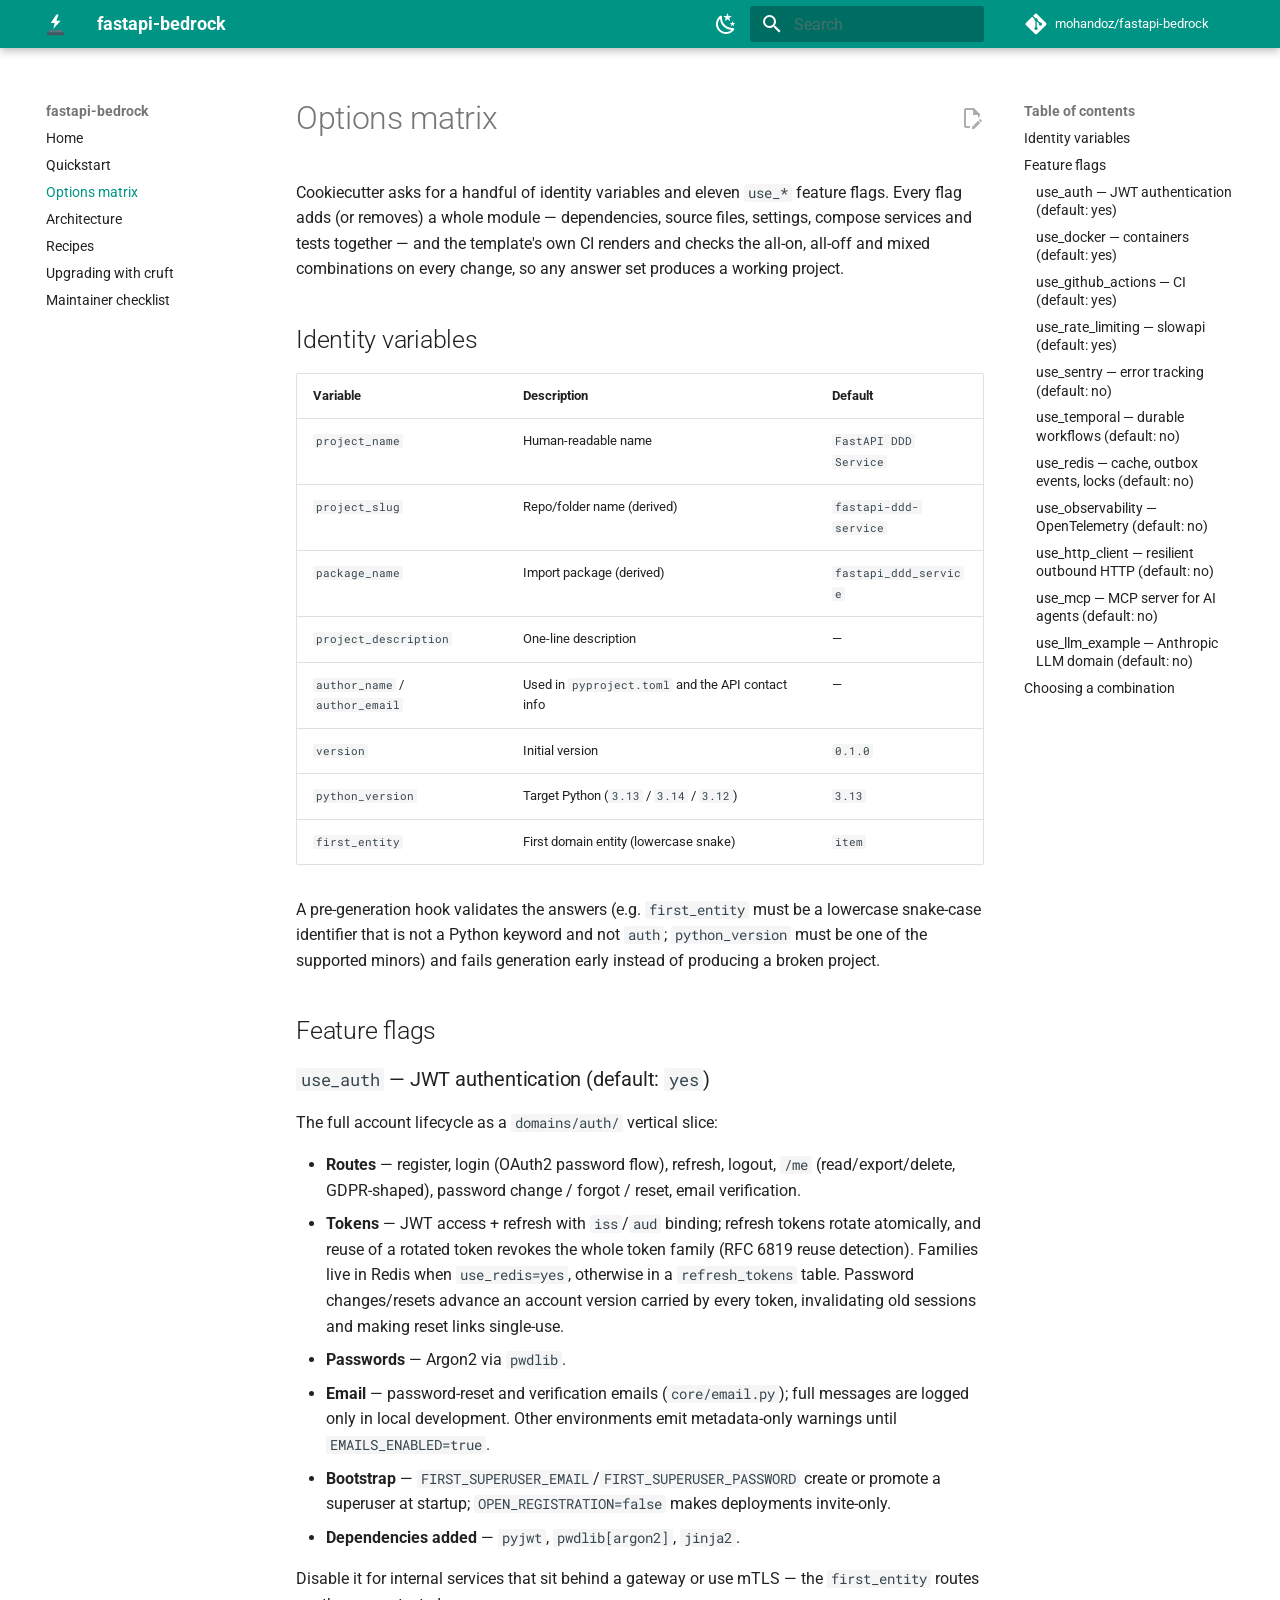
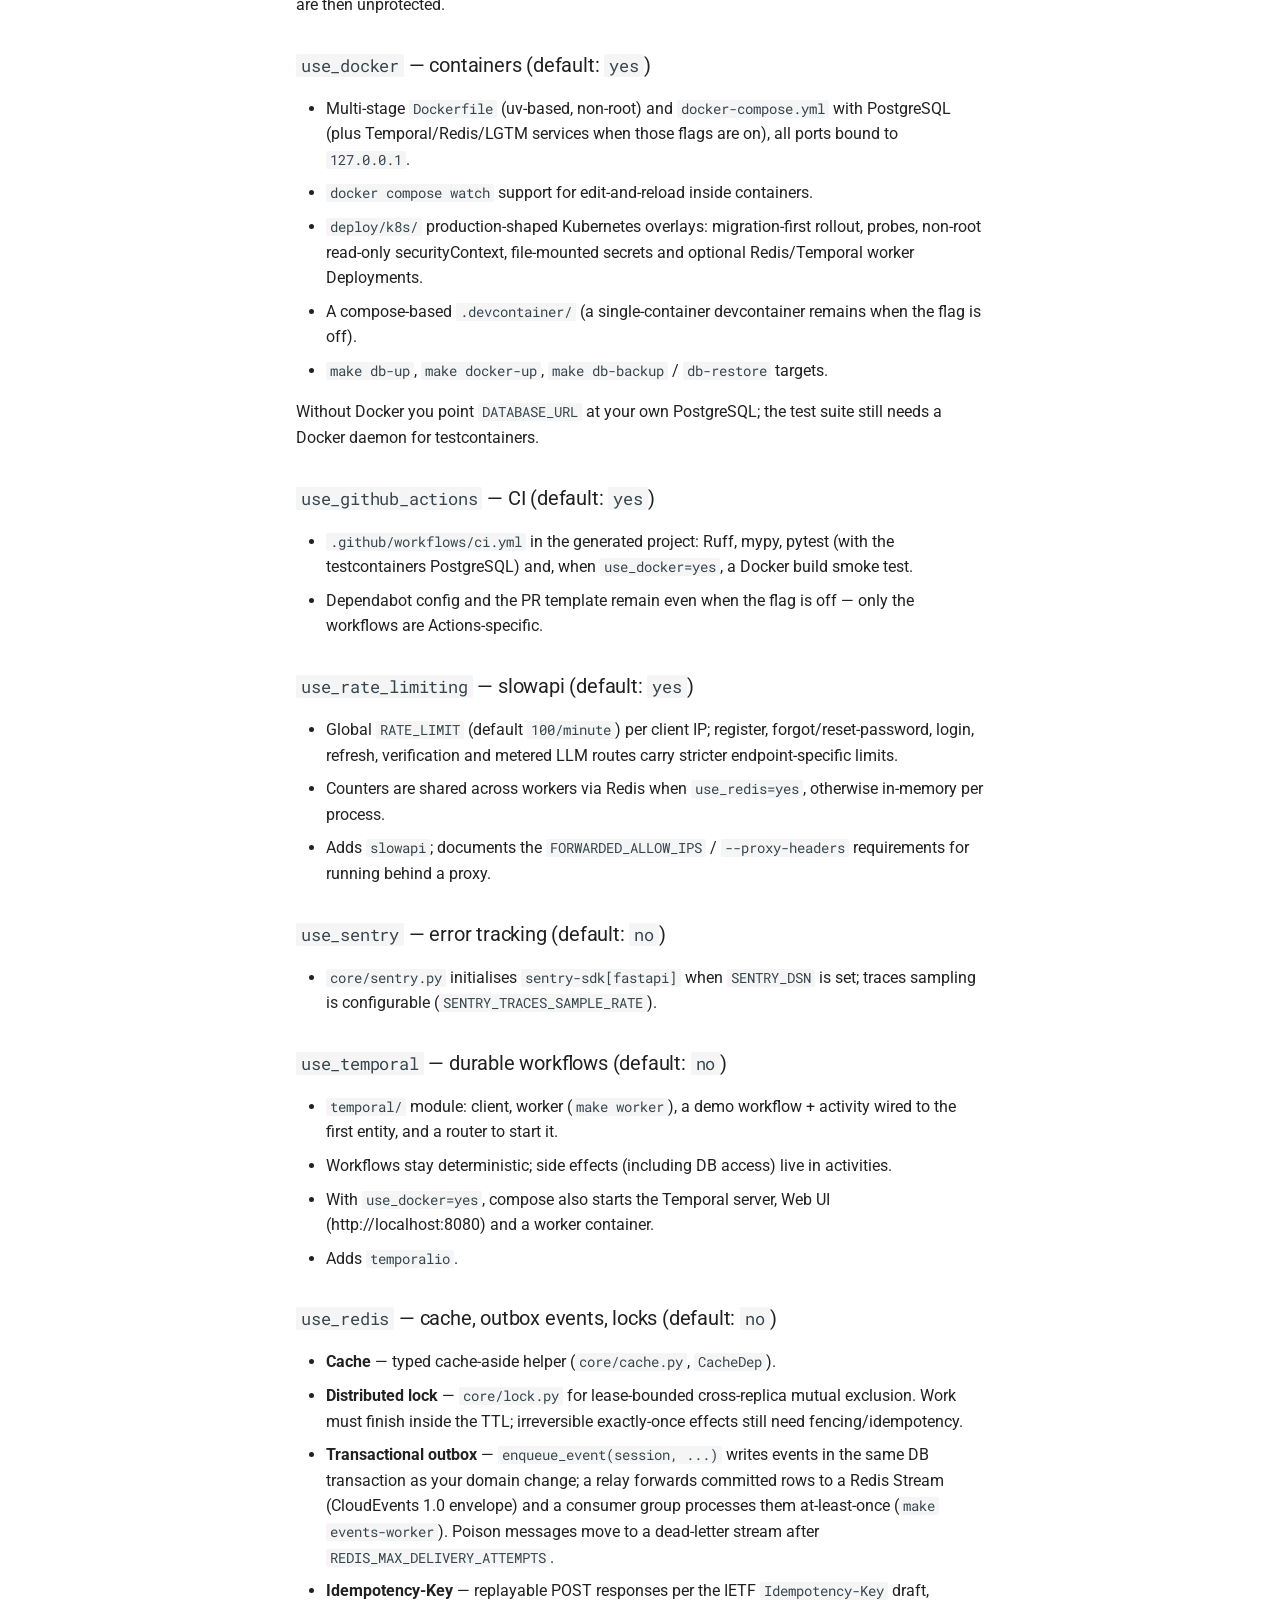
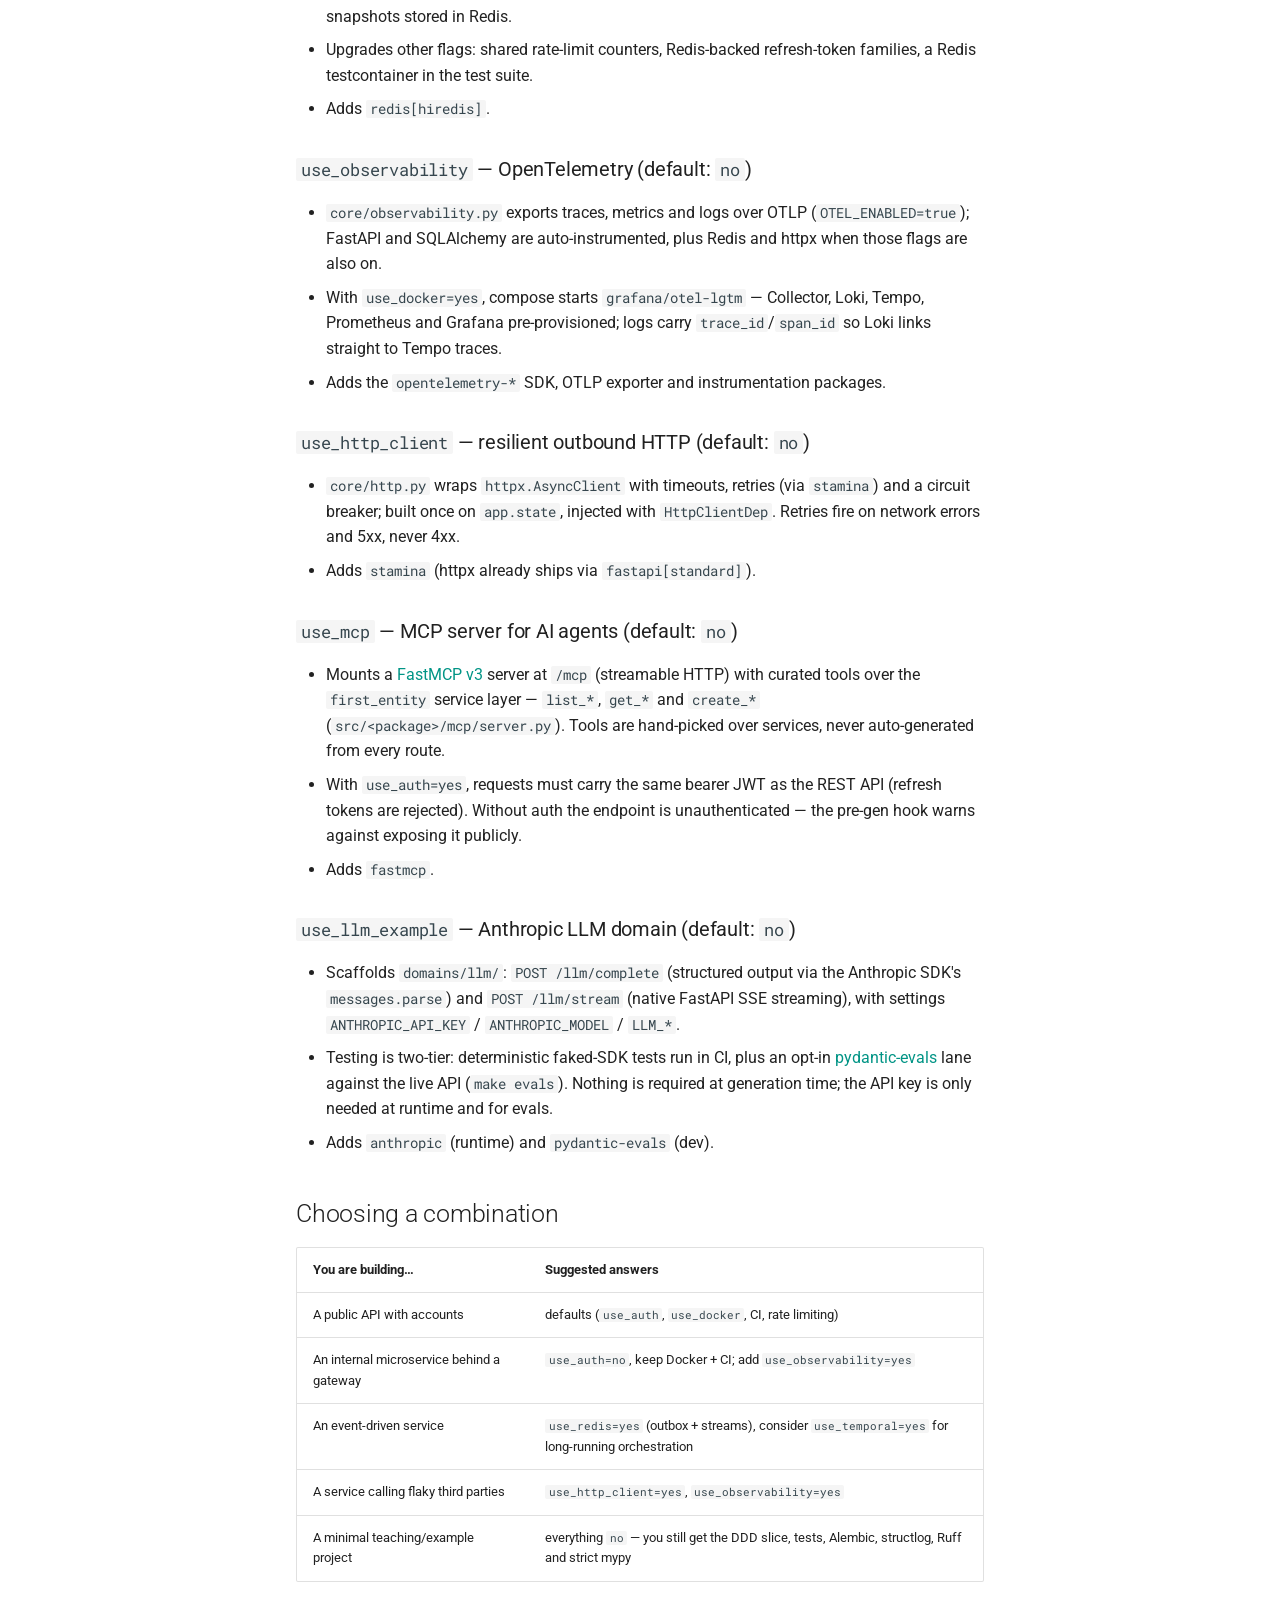
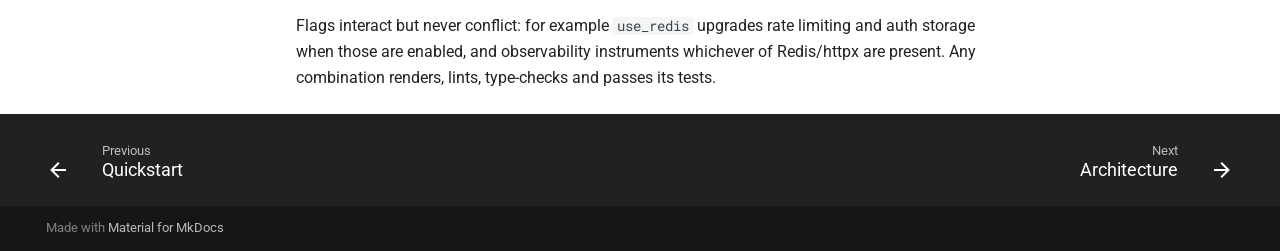
<file: options/index.html>
<!doctype html>
<html lang="en" class="no-js">
  <head>
    
      <meta charset="utf-8">
      <meta name="viewport" content="width=device-width,initial-scale=1">
      
        <meta name="description" content="Production-ready FastAPI + Domain-Driven Design cookiecutter template: async SQLModel, JWT auth, Temporal workflows, transactional outbox events, OpenTelemetry — composed feature by feature.">
      
      
      
        <link rel="canonical" href="https://mohandoz.github.io/fastapi-bedrock/options/">
      
      
        <link rel="prev" href="../quickstart/">
      
      
        <link rel="next" href="../architecture/">
      
      
        
      
      
      <link rel="icon" href="../assets/favicon.svg">
      <meta name="generator" content="mkdocs-1.6.1, mkdocs-material-9.8.0">
    
    
      
        <title>Options matrix - fastapi-bedrock</title>
      
    
    
      <link rel="stylesheet" href="../assets/stylesheets/main.57a0d79d.min.css">
      
        
        <link rel="stylesheet" href="../assets/stylesheets/palette.fb2fffe2.min.css">
      
      


    
    
      
    
    
      
        
        
        <link rel="preconnect" href="https://fonts.gstatic.com" crossorigin>
        <link rel="stylesheet" href="https://fonts.googleapis.com/css?family=Roboto:300,300i,400,400i,700,700i%7CRoboto+Mono:400,400i,700,700i&display=fallback">
        <style>:root{--md-text-font:"Roboto";--md-code-font:"Roboto Mono"}</style>
      
    
    
      <link rel="stylesheet" href="../stylesheets/extra.css">
    
    <script>__md_scope=new URL("..",location),__md_hash=e=>[...e].reduce(((e,_)=>(e<<5)-e+_.charCodeAt(0)),0),__md_get=(e,_=localStorage,t=__md_scope)=>JSON.parse(_.getItem(t.pathname+"."+e)),__md_set=(e,_,t=localStorage,a=__md_scope)=>{try{t.setItem(a.pathname+"."+e,JSON.stringify(_))}catch(e){}}</script>
    
      

    
    
  </head>
  
  
    
    
      
    
    
    
    
    <body dir="ltr" data-md-color-scheme="default" data-md-color-primary="custom" data-md-color-accent="custom">
  
    
    <input class="md-toggle" data-md-toggle="drawer" type="checkbox" id="__drawer" autocomplete="off">
    <input class="md-toggle" data-md-toggle="search" type="checkbox" id="__search" autocomplete="off">
    <label class="md-overlay" for="__drawer"></label>
    <div data-md-component="skip">
      
        
        <a href="#options-matrix" class="md-skip">
          Skip to content
        </a>
      
    </div>
    <div data-md-component="announce">
      
    </div>
    
    
      

  

<header class="md-header md-header--shadow" data-md-component="header">
  <nav class="md-header__inner md-grid" aria-label="Header">
    <a href=".." title="fastapi-bedrock" class="md-header__button md-logo" aria-label="fastapi-bedrock" data-md-component="logo">
      
  <img src="../assets/mark.svg" alt="logo">

    </a>
    <label class="md-header__button md-icon" for="__drawer">
      
      <svg xmlns="http://www.w3.org/2000/svg" viewBox="0 0 24 24"><path d="M3 6h18v2H3zm0 5h18v2H3zm0 5h18v2H3z"/></svg>
    </label>
    <div class="md-header__title" data-md-component="header-title">
      <div class="md-header__ellipsis">
        <div class="md-header__topic">
          <span class="md-ellipsis">
            fastapi-bedrock
          </span>
        </div>
        <div class="md-header__topic" data-md-component="header-topic">
          <span class="md-ellipsis">
            
              Options matrix
            
          </span>
        </div>
      </div>
    </div>
    
      
        <form class="md-header__option" data-md-component="palette">
  
    
    
    
    <input class="md-option" data-md-color-media="(prefers-color-scheme: light)" data-md-color-scheme="default" data-md-color-primary="custom" data-md-color-accent="custom"  aria-label="Switch to dark mode"  type="radio" name="__palette" id="__palette_0">
    
      <label class="md-header__button md-icon" title="Switch to dark mode" for="__palette_1" hidden>
        <svg xmlns="http://www.w3.org/2000/svg" viewBox="0 0 24 24"><path d="m17.75 4.09-2.53 1.94.91 3.06-2.63-1.81-2.63 1.81.91-3.06-2.53-1.94L12.44 4l1.06-3 1.06 3zm3.5 6.91-1.64 1.25.59 1.98-1.7-1.17-1.7 1.17.59-1.98L15.75 11l2.06-.05L18.5 9l.69 1.95zm-2.28 4.95c.83-.08 1.72 1.1 1.19 1.85-.32.45-.66.87-1.08 1.27C15.17 23 8.84 23 4.94 19.07c-3.91-3.9-3.91-10.24 0-14.14.4-.4.82-.76 1.27-1.08.75-.53 1.93.36 1.85 1.19-.27 2.86.69 5.83 2.89 8.02a9.96 9.96 0 0 0 8.02 2.89m-1.64 2.02a12.08 12.08 0 0 1-7.8-3.47c-2.17-2.19-3.33-5-3.49-7.82-2.81 3.14-2.7 7.96.31 10.98 3.02 3.01 7.84 3.12 10.98.31"/></svg>
      </label>
    
  
    
    
    
    <input class="md-option" data-md-color-media="(prefers-color-scheme: dark)" data-md-color-scheme="slate" data-md-color-primary="custom" data-md-color-accent="custom"  aria-label="Switch to light mode"  type="radio" name="__palette" id="__palette_1">
    
      <label class="md-header__button md-icon" title="Switch to light mode" for="__palette_0" hidden>
        <svg xmlns="http://www.w3.org/2000/svg" viewBox="0 0 24 24"><path d="M12 7a5 5 0 0 1 5 5 5 5 0 0 1-5 5 5 5 0 0 1-5-5 5 5 0 0 1 5-5m0 2a3 3 0 0 0-3 3 3 3 0 0 0 3 3 3 3 0 0 0 3-3 3 3 0 0 0-3-3m0-7 2.39 3.42C13.65 5.15 12.84 5 12 5s-1.65.15-2.39.42zM3.34 7l4.16-.35A7.2 7.2 0 0 0 5.94 8.5c-.44.74-.69 1.5-.83 2.29zm.02 10 1.76-3.77a7.131 7.131 0 0 0 2.38 4.14zM20.65 7l-1.77 3.79a7.02 7.02 0 0 0-2.38-4.15zm-.01 10-4.14.36c.59-.51 1.12-1.14 1.54-1.86.42-.73.69-1.5.83-2.29zM12 22l-2.41-3.44c.74.27 1.55.44 2.41.44.82 0 1.63-.17 2.37-.44z"/></svg>
      </label>
    
  
</form>
      
    
    
      <script>var palette=__md_get("__palette");if(palette&&palette.color){if("(prefers-color-scheme)"===palette.color.media){var media=matchMedia("(prefers-color-scheme: light)"),input=document.querySelector(media.matches?"[data-md-color-media='(prefers-color-scheme: light)']":"[data-md-color-media='(prefers-color-scheme: dark)']");palette.color.media=input.getAttribute("data-md-color-media"),palette.color.scheme=input.getAttribute("data-md-color-scheme"),palette.color.primary=input.getAttribute("data-md-color-primary"),palette.color.accent=input.getAttribute("data-md-color-accent")}for(var[key,value]of Object.entries(palette.color))document.body.setAttribute("data-md-color-"+key,value)}</script>
    
    
    
      
      
        <label class="md-header__button md-icon" for="__search">
          
          <svg xmlns="http://www.w3.org/2000/svg" viewBox="0 0 24 24"><path d="M9.5 3A6.5 6.5 0 0 1 16 9.5c0 1.61-.59 3.09-1.56 4.23l.27.27h.79l5 5-1.5 1.5-5-5v-.79l-.27-.27A6.52 6.52 0 0 1 9.5 16 6.5 6.5 0 0 1 3 9.5 6.5 6.5 0 0 1 9.5 3m0 2C7 5 5 7 5 9.5S7 14 9.5 14 14 12 14 9.5 12 5 9.5 5"/></svg>
        </label>
        <div class="md-search" data-md-component="search" role="dialog">
  <label class="md-search__overlay" for="__search"></label>
  <div class="md-search__inner" role="search">
    <form class="md-search__form" name="search">
      <input type="text" class="md-search__input" name="query" aria-label="Search" placeholder="Search" autocapitalize="off" autocorrect="off" autocomplete="off" spellcheck="false" data-md-component="search-query" required>
      <label class="md-search__icon md-icon" for="__search">
        
        <svg xmlns="http://www.w3.org/2000/svg" viewBox="0 0 24 24"><path d="M9.5 3A6.5 6.5 0 0 1 16 9.5c0 1.61-.59 3.09-1.56 4.23l.27.27h.79l5 5-1.5 1.5-5-5v-.79l-.27-.27A6.52 6.52 0 0 1 9.5 16 6.5 6.5 0 0 1 3 9.5 6.5 6.5 0 0 1 9.5 3m0 2C7 5 5 7 5 9.5S7 14 9.5 14 14 12 14 9.5 12 5 9.5 5"/></svg>
        
        <svg xmlns="http://www.w3.org/2000/svg" viewBox="0 0 24 24"><path d="M20 11v2H8l5.5 5.5-1.42 1.42L4.16 12l7.92-7.92L13.5 5.5 8 11z"/></svg>
      </label>
      <nav class="md-search__options" aria-label="Search">
        
        <button type="reset" class="md-search__icon md-icon" title="Clear" aria-label="Clear" tabindex="-1">
          
          <svg xmlns="http://www.w3.org/2000/svg" viewBox="0 0 24 24"><path d="M19 6.41 17.59 5 12 10.59 6.41 5 5 6.41 10.59 12 5 17.59 6.41 19 12 13.41 17.59 19 19 17.59 13.41 12z"/></svg>
        </button>
      </nav>
      
        <div class="md-search__suggest" data-md-component="search-suggest"></div>
      
    </form>
    <div class="md-search__output">
      <div class="md-search__scrollwrap" tabindex="0" data-md-scrollfix>
        <div class="md-search-result" data-md-component="search-result">
          <div class="md-search-result__meta">
            Initializing search
          </div>
          <ol class="md-search-result__list" role="presentation"></ol>
        </div>
      </div>
    </div>
  </div>
</div>
      
    
    
      <div class="md-header__source">
        <a href="https://github.com/mohandoz/fastapi-bedrock" title="Go to repository" class="md-source" data-md-component="source">
  <div class="md-source__icon md-icon">
    
    <svg xmlns="http://www.w3.org/2000/svg" viewBox="0 0 448 512"><!--! Font Awesome Free 7.1.0 by @fontawesome - https://fontawesome.com License - https://fontawesome.com/license/free (Icons: CC BY 4.0, Fonts: SIL OFL 1.1, Code: MIT License) Copyright 2025 Fonticons, Inc.--><path d="M439.6 236.1 244 40.5c-5.4-5.5-12.8-8.5-20.4-8.5s-15 3-20.4 8.4L162.5 81l51.5 51.5c27.1-9.1 52.7 16.8 43.4 43.7l49.7 49.7c34.2-11.8 61.2 31 35.5 56.7-26.5 26.5-70.2-2.9-56-37.3L240.3 199v121.9c25.3 12.5 22.3 41.8 9.1 55-6.4 6.4-15.2 10.1-24.3 10.1s-17.8-3.6-24.3-10.1c-17.6-17.6-11.1-46.9 11.2-56v-123c-20.8-8.5-24.6-30.7-18.6-45L142.6 101 8.5 235.1C3 240.6 0 247.9 0 255.5s3 15 8.5 20.4l195.6 195.7c5.4 5.4 12.7 8.4 20.4 8.4s15-3 20.4-8.4l194.7-194.7c5.4-5.4 8.4-12.8 8.4-20.4s-3-15-8.4-20.4"/></svg>
  </div>
  <div class="md-source__repository">
    mohandoz/fastapi-bedrock
  </div>
</a>
      </div>
    
  </nav>
  
</header>
    
    <div class="md-container" data-md-component="container">
      
      
        
          
        
      
      <main class="md-main" data-md-component="main">
        <div class="md-main__inner md-grid">
          
            
              
              <div class="md-sidebar md-sidebar--primary" data-md-component="sidebar" data-md-type="navigation" >
                <div class="md-sidebar__scrollwrap">
                  <div class="md-sidebar__inner">
                    



<nav class="md-nav md-nav--primary" aria-label="Navigation" data-md-level="0">
  <label class="md-nav__title" for="__drawer">
    <a href=".." title="fastapi-bedrock" class="md-nav__button md-logo" aria-label="fastapi-bedrock" data-md-component="logo">
      
  <img src="../assets/mark.svg" alt="logo">

    </a>
    fastapi-bedrock
  </label>
  
    <div class="md-nav__source">
      <a href="https://github.com/mohandoz/fastapi-bedrock" title="Go to repository" class="md-source" data-md-component="source">
  <div class="md-source__icon md-icon">
    
    <svg xmlns="http://www.w3.org/2000/svg" viewBox="0 0 448 512"><!--! Font Awesome Free 7.1.0 by @fontawesome - https://fontawesome.com License - https://fontawesome.com/license/free (Icons: CC BY 4.0, Fonts: SIL OFL 1.1, Code: MIT License) Copyright 2025 Fonticons, Inc.--><path d="M439.6 236.1 244 40.5c-5.4-5.5-12.8-8.5-20.4-8.5s-15 3-20.4 8.4L162.5 81l51.5 51.5c27.1-9.1 52.7 16.8 43.4 43.7l49.7 49.7c34.2-11.8 61.2 31 35.5 56.7-26.5 26.5-70.2-2.9-56-37.3L240.3 199v121.9c25.3 12.5 22.3 41.8 9.1 55-6.4 6.4-15.2 10.1-24.3 10.1s-17.8-3.6-24.3-10.1c-17.6-17.6-11.1-46.9 11.2-56v-123c-20.8-8.5-24.6-30.7-18.6-45L142.6 101 8.5 235.1C3 240.6 0 247.9 0 255.5s3 15 8.5 20.4l195.6 195.7c5.4 5.4 12.7 8.4 20.4 8.4s15-3 20.4-8.4l194.7-194.7c5.4-5.4 8.4-12.8 8.4-20.4s-3-15-8.4-20.4"/></svg>
  </div>
  <div class="md-source__repository">
    mohandoz/fastapi-bedrock
  </div>
</a>
    </div>
  
  <ul class="md-nav__list" data-md-scrollfix>
    
      
      
  
  
  
  
    <li class="md-nav__item">
      <a href=".." class="md-nav__link">
        
  
  
  <span class="md-ellipsis">
    
  
    Home
  

    
  </span>
  
  

      </a>
    </li>
  

    
      
      
  
  
  
  
    <li class="md-nav__item">
      <a href="../quickstart/" class="md-nav__link">
        
  
  
  <span class="md-ellipsis">
    
  
    Quickstart
  

    
  </span>
  
  

      </a>
    </li>
  

    
      
      
  
  
    
  
  
  
    <li class="md-nav__item md-nav__item--active">
      
      <input class="md-nav__toggle md-toggle" type="checkbox" id="__toc">
      
      
        
      
      
        <label class="md-nav__link md-nav__link--active" for="__toc">
          
  
  
  <span class="md-ellipsis">
    
  
    Options matrix
  

    
  </span>
  
  

          <span class="md-nav__icon md-icon"></span>
        </label>
      
      <a href="./" class="md-nav__link md-nav__link--active">
        
  
  
  <span class="md-ellipsis">
    
  
    Options matrix
  

    
  </span>
  
  

      </a>
      
        

<nav class="md-nav md-nav--secondary" aria-label="Table of contents">
  
  
  
    
  
  
    <label class="md-nav__title" for="__toc">
      <span class="md-nav__icon md-icon"></span>
      Table of contents
    </label>
    <ul class="md-nav__list" data-md-component="toc" data-md-scrollfix>
      
        <li class="md-nav__item">
  <a href="#identity-variables" class="md-nav__link">
    <span class="md-ellipsis">
      
        Identity variables
      
    </span>
  </a>
  
</li>
      
        <li class="md-nav__item">
  <a href="#feature-flags" class="md-nav__link">
    <span class="md-ellipsis">
      
        Feature flags
      
    </span>
  </a>
  
    <nav class="md-nav" aria-label="Feature flags">
      <ul class="md-nav__list">
        
          <li class="md-nav__item">
  <a href="#use_auth-jwt-authentication-default-yes" class="md-nav__link">
    <span class="md-ellipsis">
      
        use_auth — JWT authentication (default: yes)
      
    </span>
  </a>
  
</li>
        
          <li class="md-nav__item">
  <a href="#use_docker-containers-default-yes" class="md-nav__link">
    <span class="md-ellipsis">
      
        use_docker — containers (default: yes)
      
    </span>
  </a>
  
</li>
        
          <li class="md-nav__item">
  <a href="#use_github_actions-ci-default-yes" class="md-nav__link">
    <span class="md-ellipsis">
      
        use_github_actions — CI (default: yes)
      
    </span>
  </a>
  
</li>
        
          <li class="md-nav__item">
  <a href="#use_rate_limiting-slowapi-default-yes" class="md-nav__link">
    <span class="md-ellipsis">
      
        use_rate_limiting — slowapi (default: yes)
      
    </span>
  </a>
  
</li>
        
          <li class="md-nav__item">
  <a href="#use_sentry-error-tracking-default-no" class="md-nav__link">
    <span class="md-ellipsis">
      
        use_sentry — error tracking (default: no)
      
    </span>
  </a>
  
</li>
        
          <li class="md-nav__item">
  <a href="#use_temporal-durable-workflows-default-no" class="md-nav__link">
    <span class="md-ellipsis">
      
        use_temporal — durable workflows (default: no)
      
    </span>
  </a>
  
</li>
        
          <li class="md-nav__item">
  <a href="#use_redis-cache-outbox-events-locks-default-no" class="md-nav__link">
    <span class="md-ellipsis">
      
        use_redis — cache, outbox events, locks (default: no)
      
    </span>
  </a>
  
</li>
        
          <li class="md-nav__item">
  <a href="#use_observability-opentelemetry-default-no" class="md-nav__link">
    <span class="md-ellipsis">
      
        use_observability — OpenTelemetry (default: no)
      
    </span>
  </a>
  
</li>
        
          <li class="md-nav__item">
  <a href="#use_http_client-resilient-outbound-http-default-no" class="md-nav__link">
    <span class="md-ellipsis">
      
        use_http_client — resilient outbound HTTP (default: no)
      
    </span>
  </a>
  
</li>
        
          <li class="md-nav__item">
  <a href="#use_mcp-mcp-server-for-ai-agents-default-no" class="md-nav__link">
    <span class="md-ellipsis">
      
        use_mcp — MCP server for AI agents (default: no)
      
    </span>
  </a>
  
</li>
        
          <li class="md-nav__item">
  <a href="#use_llm_example-anthropic-llm-domain-default-no" class="md-nav__link">
    <span class="md-ellipsis">
      
        use_llm_example — Anthropic LLM domain (default: no)
      
    </span>
  </a>
  
</li>
        
      </ul>
    </nav>
  
</li>
      
        <li class="md-nav__item">
  <a href="#choosing-a-combination" class="md-nav__link">
    <span class="md-ellipsis">
      
        Choosing a combination
      
    </span>
  </a>
  
</li>
      
    </ul>
  
</nav>
      
    </li>
  

    
      
      
  
  
  
  
    <li class="md-nav__item">
      <a href="../architecture/" class="md-nav__link">
        
  
  
  <span class="md-ellipsis">
    
  
    Architecture
  

    
  </span>
  
  

      </a>
    </li>
  

    
      
      
  
  
  
  
    <li class="md-nav__item">
      <a href="../recipes/" class="md-nav__link">
        
  
  
  <span class="md-ellipsis">
    
  
    Recipes
  

    
  </span>
  
  

      </a>
    </li>
  

    
      
      
  
  
  
  
    <li class="md-nav__item">
      <a href="../upgrading/" class="md-nav__link">
        
  
  
  <span class="md-ellipsis">
    
  
    Upgrading with cruft
  

    
  </span>
  
  

      </a>
    </li>
  

    
      
      
  
  
  
  
    <li class="md-nav__item">
      <a href="../maintainer-checklist/" class="md-nav__link">
        
  
  
  <span class="md-ellipsis">
    
  
    Maintainer checklist
  

    
  </span>
  
  

      </a>
    </li>
  

    
  </ul>
</nav>
                  </div>
                </div>
              </div>
            
            
              
              <div class="md-sidebar md-sidebar--secondary" data-md-component="sidebar" data-md-type="toc" >
                <div class="md-sidebar__scrollwrap">
                  <div class="md-sidebar__inner">
                    

<nav class="md-nav md-nav--secondary" aria-label="Table of contents">
  
  
  
    
  
  
    <label class="md-nav__title" for="__toc">
      <span class="md-nav__icon md-icon"></span>
      Table of contents
    </label>
    <ul class="md-nav__list" data-md-component="toc" data-md-scrollfix>
      
        <li class="md-nav__item">
  <a href="#identity-variables" class="md-nav__link">
    <span class="md-ellipsis">
      
        Identity variables
      
    </span>
  </a>
  
</li>
      
        <li class="md-nav__item">
  <a href="#feature-flags" class="md-nav__link">
    <span class="md-ellipsis">
      
        Feature flags
      
    </span>
  </a>
  
    <nav class="md-nav" aria-label="Feature flags">
      <ul class="md-nav__list">
        
          <li class="md-nav__item">
  <a href="#use_auth-jwt-authentication-default-yes" class="md-nav__link">
    <span class="md-ellipsis">
      
        use_auth — JWT authentication (default: yes)
      
    </span>
  </a>
  
</li>
        
          <li class="md-nav__item">
  <a href="#use_docker-containers-default-yes" class="md-nav__link">
    <span class="md-ellipsis">
      
        use_docker — containers (default: yes)
      
    </span>
  </a>
  
</li>
        
          <li class="md-nav__item">
  <a href="#use_github_actions-ci-default-yes" class="md-nav__link">
    <span class="md-ellipsis">
      
        use_github_actions — CI (default: yes)
      
    </span>
  </a>
  
</li>
        
          <li class="md-nav__item">
  <a href="#use_rate_limiting-slowapi-default-yes" class="md-nav__link">
    <span class="md-ellipsis">
      
        use_rate_limiting — slowapi (default: yes)
      
    </span>
  </a>
  
</li>
        
          <li class="md-nav__item">
  <a href="#use_sentry-error-tracking-default-no" class="md-nav__link">
    <span class="md-ellipsis">
      
        use_sentry — error tracking (default: no)
      
    </span>
  </a>
  
</li>
        
          <li class="md-nav__item">
  <a href="#use_temporal-durable-workflows-default-no" class="md-nav__link">
    <span class="md-ellipsis">
      
        use_temporal — durable workflows (default: no)
      
    </span>
  </a>
  
</li>
        
          <li class="md-nav__item">
  <a href="#use_redis-cache-outbox-events-locks-default-no" class="md-nav__link">
    <span class="md-ellipsis">
      
        use_redis — cache, outbox events, locks (default: no)
      
    </span>
  </a>
  
</li>
        
          <li class="md-nav__item">
  <a href="#use_observability-opentelemetry-default-no" class="md-nav__link">
    <span class="md-ellipsis">
      
        use_observability — OpenTelemetry (default: no)
      
    </span>
  </a>
  
</li>
        
          <li class="md-nav__item">
  <a href="#use_http_client-resilient-outbound-http-default-no" class="md-nav__link">
    <span class="md-ellipsis">
      
        use_http_client — resilient outbound HTTP (default: no)
      
    </span>
  </a>
  
</li>
        
          <li class="md-nav__item">
  <a href="#use_mcp-mcp-server-for-ai-agents-default-no" class="md-nav__link">
    <span class="md-ellipsis">
      
        use_mcp — MCP server for AI agents (default: no)
      
    </span>
  </a>
  
</li>
        
          <li class="md-nav__item">
  <a href="#use_llm_example-anthropic-llm-domain-default-no" class="md-nav__link">
    <span class="md-ellipsis">
      
        use_llm_example — Anthropic LLM domain (default: no)
      
    </span>
  </a>
  
</li>
        
      </ul>
    </nav>
  
</li>
      
        <li class="md-nav__item">
  <a href="#choosing-a-combination" class="md-nav__link">
    <span class="md-ellipsis">
      
        Choosing a combination
      
    </span>
  </a>
  
</li>
      
    </ul>
  
</nav>
                  </div>
                </div>
              </div>
            
          
          
            <div class="md-content" data-md-component="content">
              
              <article class="md-content__inner md-typeset">
                
                  


  
    <a href="https://github.com/mohandoz/fastapi-bedrock/edit/main/docs/options.md" title="Edit this page" class="md-content__button md-icon" rel="edit">
      
      <svg xmlns="http://www.w3.org/2000/svg" viewBox="0 0 24 24"><path d="M10 20H6V4h7v5h5v3.1l2-2V8l-6-6H6c-1.1 0-2 .9-2 2v16c0 1.1.9 2 2 2h4zm10.2-7c.1 0 .3.1.4.2l1.3 1.3c.2.2.2.6 0 .8l-1 1-2.1-2.1 1-1c.1-.1.2-.2.4-.2m0 3.9L14.1 23H12v-2.1l6.1-6.1z"/></svg>
    </a>
  
  


<h1 id="options-matrix">Options matrix<a class="headerlink" href="#options-matrix" title="Permanent link">&para;</a></h1>
<p>Cookiecutter asks for a handful of identity variables and eleven <code>use_*</code> feature
flags. Every flag adds (or removes) a whole module — dependencies, source
files, settings, compose services and tests together — and the template's own
CI renders and checks the all-on, all-off and mixed combinations on every
change, so any answer set produces a working project.</p>
<h2 id="identity-variables">Identity variables<a class="headerlink" href="#identity-variables" title="Permanent link">&para;</a></h2>
<table>
<thead>
<tr>
<th>Variable</th>
<th>Description</th>
<th>Default</th>
</tr>
</thead>
<tbody>
<tr>
<td><code>project_name</code></td>
<td>Human-readable name</td>
<td><code>FastAPI DDD Service</code></td>
</tr>
<tr>
<td><code>project_slug</code></td>
<td>Repo/folder name (derived)</td>
<td><code>fastapi-ddd-service</code></td>
</tr>
<tr>
<td><code>package_name</code></td>
<td>Import package (derived)</td>
<td><code>fastapi_ddd_service</code></td>
</tr>
<tr>
<td><code>project_description</code></td>
<td>One-line description</td>
<td>—</td>
</tr>
<tr>
<td><code>author_name</code> / <code>author_email</code></td>
<td>Used in <code>pyproject.toml</code> and the API contact info</td>
<td>—</td>
</tr>
<tr>
<td><code>version</code></td>
<td>Initial version</td>
<td><code>0.1.0</code></td>
</tr>
<tr>
<td><code>python_version</code></td>
<td>Target Python (<code>3.13</code> / <code>3.14</code> / <code>3.12</code>)</td>
<td><code>3.13</code></td>
</tr>
<tr>
<td><code>first_entity</code></td>
<td>First domain entity (lowercase snake)</td>
<td><code>item</code></td>
</tr>
</tbody>
</table>
<p>A pre-generation hook validates the answers (e.g. <code>first_entity</code> must be a
lowercase snake-case identifier that is not a Python keyword and not <code>auth</code>;
<code>python_version</code> must be one of the supported minors) and fails generation
early instead of producing a broken project.</p>
<h2 id="feature-flags">Feature flags<a class="headerlink" href="#feature-flags" title="Permanent link">&para;</a></h2>
<h3 id="use_auth-jwt-authentication-default-yes"><code>use_auth</code> — JWT authentication (default: <code>yes</code>)<a class="headerlink" href="#use_auth-jwt-authentication-default-yes" title="Permanent link">&para;</a></h3>
<p>The full account lifecycle as a <code>domains/auth/</code> vertical slice:</p>
<ul>
<li><strong>Routes</strong> — register, login (OAuth2 password flow), refresh, logout,
  <code>/me</code> (read/export/delete, GDPR-shaped), password change / forgot / reset,
  email verification.</li>
<li><strong>Tokens</strong> — JWT access + refresh with <code>iss</code>/<code>aud</code> binding; refresh tokens
  rotate atomically, and reuse of a rotated token revokes the whole token family
  (RFC 6819 reuse detection). Families live in Redis when <code>use_redis=yes</code>,
  otherwise in a <code>refresh_tokens</code> table. Password changes/resets advance an
  account version carried by every token, invalidating old sessions and making
  reset links single-use.</li>
<li><strong>Passwords</strong> — Argon2 via <code>pwdlib</code>.</li>
<li><strong>Email</strong> — password-reset and verification emails (<code>core/email.py</code>); full
  messages are logged only in local development. Other environments emit
  metadata-only warnings until <code>EMAILS_ENABLED=true</code>.</li>
<li><strong>Bootstrap</strong> — <code>FIRST_SUPERUSER_EMAIL</code>/<code>FIRST_SUPERUSER_PASSWORD</code> create or
  promote a superuser at startup; <code>OPEN_REGISTRATION=false</code> makes deployments
  invite-only.</li>
<li><strong>Dependencies added</strong> — <code>pyjwt</code>, <code>pwdlib[argon2]</code>, <code>jinja2</code>.</li>
</ul>
<p>Disable it for internal services that sit behind a gateway or use mTLS —
the <code>first_entity</code> routes are then unprotected.</p>
<h3 id="use_docker-containers-default-yes"><code>use_docker</code> — containers (default: <code>yes</code>)<a class="headerlink" href="#use_docker-containers-default-yes" title="Permanent link">&para;</a></h3>
<ul>
<li>Multi-stage <code>Dockerfile</code> (uv-based, non-root) and <code>docker-compose.yml</code> with
  PostgreSQL (plus Temporal/Redis/LGTM services when those flags are on), all
  ports bound to <code>127.0.0.1</code>.</li>
<li><code>docker compose watch</code> support for edit-and-reload inside containers.</li>
<li><code>deploy/k8s/</code> production-shaped Kubernetes overlays: migration-first rollout,
  probes, non-root read-only securityContext, file-mounted secrets and optional
  Redis/Temporal worker Deployments.</li>
<li>A compose-based <code>.devcontainer/</code> (a single-container devcontainer remains
  when the flag is off).</li>
<li><code>make db-up</code>, <code>make docker-up</code>, <code>make db-backup</code> / <code>db-restore</code> targets.</li>
</ul>
<p>Without Docker you point <code>DATABASE_URL</code> at your own PostgreSQL; the test
suite still needs a Docker daemon for testcontainers.</p>
<h3 id="use_github_actions-ci-default-yes"><code>use_github_actions</code> — CI (default: <code>yes</code>)<a class="headerlink" href="#use_github_actions-ci-default-yes" title="Permanent link">&para;</a></h3>
<ul>
<li><code>.github/workflows/ci.yml</code> in the generated project: Ruff, mypy, pytest
  (with the testcontainers PostgreSQL) and, when <code>use_docker=yes</code>, a Docker
  build smoke test.</li>
<li>Dependabot config and the PR template remain even when the flag is off —
  only the workflows are Actions-specific.</li>
</ul>
<h3 id="use_rate_limiting-slowapi-default-yes"><code>use_rate_limiting</code> — slowapi (default: <code>yes</code>)<a class="headerlink" href="#use_rate_limiting-slowapi-default-yes" title="Permanent link">&para;</a></h3>
<ul>
<li>Global <code>RATE_LIMIT</code> (default <code>100/minute</code>) per client IP; register,
  forgot/reset-password, login, refresh, verification and metered LLM routes
  carry stricter endpoint-specific limits.</li>
<li>Counters are shared across workers via Redis when <code>use_redis=yes</code>,
  otherwise in-memory per process.</li>
<li>Adds <code>slowapi</code>; documents the <code>FORWARDED_ALLOW_IPS</code> / <code>--proxy-headers</code>
  requirements for running behind a proxy.</li>
</ul>
<h3 id="use_sentry-error-tracking-default-no"><code>use_sentry</code> — error tracking (default: <code>no</code>)<a class="headerlink" href="#use_sentry-error-tracking-default-no" title="Permanent link">&para;</a></h3>
<ul>
<li><code>core/sentry.py</code> initialises <code>sentry-sdk[fastapi]</code> when <code>SENTRY_DSN</code> is
  set; traces sampling is configurable (<code>SENTRY_TRACES_SAMPLE_RATE</code>).</li>
</ul>
<h3 id="use_temporal-durable-workflows-default-no"><code>use_temporal</code> — durable workflows (default: <code>no</code>)<a class="headerlink" href="#use_temporal-durable-workflows-default-no" title="Permanent link">&para;</a></h3>
<ul>
<li><code>temporal/</code> module: client, worker (<code>make worker</code>), a demo workflow +
  activity wired to the first entity, and a router to start it.</li>
<li>Workflows stay deterministic; side effects (including DB access) live in
  activities.</li>
<li>With <code>use_docker=yes</code>, compose also starts the Temporal server, Web UI
  (http://localhost:8080) and a worker container.</li>
<li>Adds <code>temporalio</code>.</li>
</ul>
<h3 id="use_redis-cache-outbox-events-locks-default-no"><code>use_redis</code> — cache, outbox events, locks (default: <code>no</code>)<a class="headerlink" href="#use_redis-cache-outbox-events-locks-default-no" title="Permanent link">&para;</a></h3>
<ul>
<li><strong>Cache</strong> — typed cache-aside helper (<code>core/cache.py</code>, <code>CacheDep</code>).</li>
<li><strong>Distributed lock</strong> — <code>core/lock.py</code> for lease-bounded cross-replica mutual
  exclusion. Work must finish inside the TTL; irreversible exactly-once effects
  still need fencing/idempotency.</li>
<li><strong>Transactional outbox</strong> — <code>enqueue_event(session, ...)</code> writes events in
  the same DB transaction as your domain change; a relay forwards committed
  rows to a Redis Stream (CloudEvents 1.0 envelope) and a consumer group
  processes them at-least-once (<code>make events-worker</code>). Poison messages move to
  a dead-letter stream after <code>REDIS_MAX_DELIVERY_ATTEMPTS</code>.</li>
<li><strong>Idempotency-Key</strong> — replayable POST responses per the IETF
  <code>Idempotency-Key</code> draft, snapshots stored in Redis.</li>
<li>Upgrades other flags: shared rate-limit counters, Redis-backed
  refresh-token families, a Redis testcontainer in the test suite.</li>
<li>Adds <code>redis[hiredis]</code>.</li>
</ul>
<h3 id="use_observability-opentelemetry-default-no"><code>use_observability</code> — OpenTelemetry (default: <code>no</code>)<a class="headerlink" href="#use_observability-opentelemetry-default-no" title="Permanent link">&para;</a></h3>
<ul>
<li><code>core/observability.py</code> exports traces, metrics and logs over OTLP
  (<code>OTEL_ENABLED=true</code>); FastAPI and SQLAlchemy are auto-instrumented, plus
  Redis and httpx when those flags are also on.</li>
<li>With <code>use_docker=yes</code>, compose starts <code>grafana/otel-lgtm</code> — Collector,
  Loki, Tempo, Prometheus and Grafana pre-provisioned; logs carry
  <code>trace_id</code>/<code>span_id</code> so Loki links straight to Tempo traces.</li>
<li>Adds the <code>opentelemetry-*</code> SDK, OTLP exporter and instrumentation packages.</li>
</ul>
<h3 id="use_http_client-resilient-outbound-http-default-no"><code>use_http_client</code> — resilient outbound HTTP (default: <code>no</code>)<a class="headerlink" href="#use_http_client-resilient-outbound-http-default-no" title="Permanent link">&para;</a></h3>
<ul>
<li><code>core/http.py</code> wraps <code>httpx.AsyncClient</code> with timeouts, retries (via
  <code>stamina</code>) and a circuit breaker; built once on <code>app.state</code>, injected with
  <code>HttpClientDep</code>. Retries fire on network errors and 5xx, never 4xx.</li>
<li>Adds <code>stamina</code> (httpx already ships via <code>fastapi[standard]</code>).</li>
</ul>
<h3 id="use_mcp-mcp-server-for-ai-agents-default-no"><code>use_mcp</code> — MCP server for AI agents (default: <code>no</code>)<a class="headerlink" href="#use_mcp-mcp-server-for-ai-agents-default-no" title="Permanent link">&para;</a></h3>
<ul>
<li>Mounts a <a href="https://gofastmcp.com/">FastMCP v3</a> server at <code>/mcp</code> (streamable
  HTTP) with curated tools over the <code>first_entity</code> service layer —
  <code>list_*</code>, <code>get_*</code> and <code>create_*</code> (<code>src/&lt;package&gt;/mcp/server.py</code>). Tools are
  hand-picked over services, never auto-generated from every route.</li>
<li>With <code>use_auth=yes</code>, requests must carry the same bearer JWT as the REST
  API (refresh tokens are rejected). Without auth the endpoint is
  unauthenticated — the pre-gen hook warns against exposing it publicly.</li>
<li>Adds <code>fastmcp</code>.</li>
</ul>
<h3 id="use_llm_example-anthropic-llm-domain-default-no"><code>use_llm_example</code> — Anthropic LLM domain (default: <code>no</code>)<a class="headerlink" href="#use_llm_example-anthropic-llm-domain-default-no" title="Permanent link">&para;</a></h3>
<ul>
<li>Scaffolds <code>domains/llm/</code>: <code>POST /llm/complete</code> (structured output via the
  Anthropic SDK's <code>messages.parse</code>) and <code>POST /llm/stream</code> (native FastAPI
  SSE streaming), with settings <code>ANTHROPIC_API_KEY</code> / <code>ANTHROPIC_MODEL</code> /
  <code>LLM_*</code>.</li>
<li>Testing is two-tier: deterministic faked-SDK tests run in CI, plus an
  opt-in <a href="https://ai.pydantic.dev/evals/">pydantic-evals</a> lane against the
  live API (<code>make evals</code>). Nothing is required at generation time; the API
  key is only needed at runtime and for evals.</li>
<li>Adds <code>anthropic</code> (runtime) and <code>pydantic-evals</code> (dev).</li>
</ul>
<h2 id="choosing-a-combination">Choosing a combination<a class="headerlink" href="#choosing-a-combination" title="Permanent link">&para;</a></h2>
<table>
<thead>
<tr>
<th>You are building…</th>
<th>Suggested answers</th>
</tr>
</thead>
<tbody>
<tr>
<td>A public API with accounts</td>
<td>defaults (<code>use_auth</code>, <code>use_docker</code>, CI, rate limiting)</td>
</tr>
<tr>
<td>An internal microservice behind a gateway</td>
<td><code>use_auth=no</code>, keep Docker + CI; add <code>use_observability=yes</code></td>
</tr>
<tr>
<td>An event-driven service</td>
<td><code>use_redis=yes</code> (outbox + streams), consider <code>use_temporal=yes</code> for long-running orchestration</td>
</tr>
<tr>
<td>A service calling flaky third parties</td>
<td><code>use_http_client=yes</code>, <code>use_observability=yes</code></td>
</tr>
<tr>
<td>A minimal teaching/example project</td>
<td>everything <code>no</code> — you still get the DDD slice, tests, Alembic, structlog, Ruff and strict mypy</td>
</tr>
</tbody>
</table>
<p>Flags interact but never conflict: for example <code>use_redis</code> upgrades rate
limiting and auth storage when those are enabled, and observability
instruments whichever of Redis/httpx are present. Any combination renders,
lints, type-checks and passes its tests.</p>












                
              </article>
            </div>
          
          
<script>var target=document.getElementById(location.hash.slice(1));target&&target.name&&(target.checked=target.name.startsWith("__tabbed_"))</script>
        </div>
        
          <button type="button" class="md-top md-icon" data-md-component="top" hidden>
  
  <svg xmlns="http://www.w3.org/2000/svg" viewBox="0 0 24 24"><path d="M13 20h-2V8l-5.5 5.5-1.42-1.42L12 4.16l7.92 7.92-1.42 1.42L13 8z"/></svg>
  Back to top
</button>
        
      </main>
      
        <footer class="md-footer">
  
    
      
      <nav class="md-footer__inner md-grid" aria-label="Footer" >
        
          
          <a href="../quickstart/" class="md-footer__link md-footer__link--prev" aria-label="Previous: Quickstart">
            <div class="md-footer__button md-icon">
              
              <svg xmlns="http://www.w3.org/2000/svg" viewBox="0 0 24 24"><path d="M20 11v2H8l5.5 5.5-1.42 1.42L4.16 12l7.92-7.92L13.5 5.5 8 11z"/></svg>
            </div>
            <div class="md-footer__title">
              <span class="md-footer__direction">
                Previous
              </span>
              <div class="md-ellipsis">
                Quickstart
              </div>
            </div>
          </a>
        
        
          
          <a href="../architecture/" class="md-footer__link md-footer__link--next" aria-label="Next: Architecture">
            <div class="md-footer__title">
              <span class="md-footer__direction">
                Next
              </span>
              <div class="md-ellipsis">
                Architecture
              </div>
            </div>
            <div class="md-footer__button md-icon">
              
              <svg xmlns="http://www.w3.org/2000/svg" viewBox="0 0 24 24"><path d="M4 11v2h12l-5.5 5.5 1.42 1.42L19.84 12l-7.92-7.92L10.5 5.5 16 11z"/></svg>
            </div>
          </a>
        
      </nav>
    
  
  <div class="md-footer-meta md-typeset">
    <div class="md-footer-meta__inner md-grid">
      <div class="md-copyright">
  
  
    Made with
    <a href="https://squidfunk.github.io/mkdocs-material/" target="_blank" rel="noopener">
      Material for MkDocs
    </a>
  
</div>
      
    </div>
  </div>
</footer>
      
    </div>
    <div class="md-dialog" data-md-component="dialog">
      <div class="md-dialog__inner md-typeset"></div>
    </div>
    
    
    
      
      
      <script id="__config" type="application/json">{"annotate": null, "base": "..", "features": ["navigation.instant", "navigation.tracking", "navigation.top", "navigation.footer", "content.code.copy", "content.action.edit", "search.suggest", "search.highlight"], "search": "../assets/javascripts/workers/search.a7633da7.min.js", "tags": null, "translations": {"clipboard.copied": "Copied to clipboard", "clipboard.copy": "Copy to clipboard", "search.result.more.one": "1 more on this page", "search.result.more.other": "# more on this page", "search.result.none": "No matching documents", "search.result.one": "1 matching document", "search.result.other": "# matching documents", "search.result.placeholder": "Type to start searching", "search.result.term.missing": "Missing", "select.version": "Select version"}, "version": null}</script>
    
    
      <script src="../assets/javascripts/bundle.c21346df.min.js"></script>
      
    
  </body>
</html>
</file>
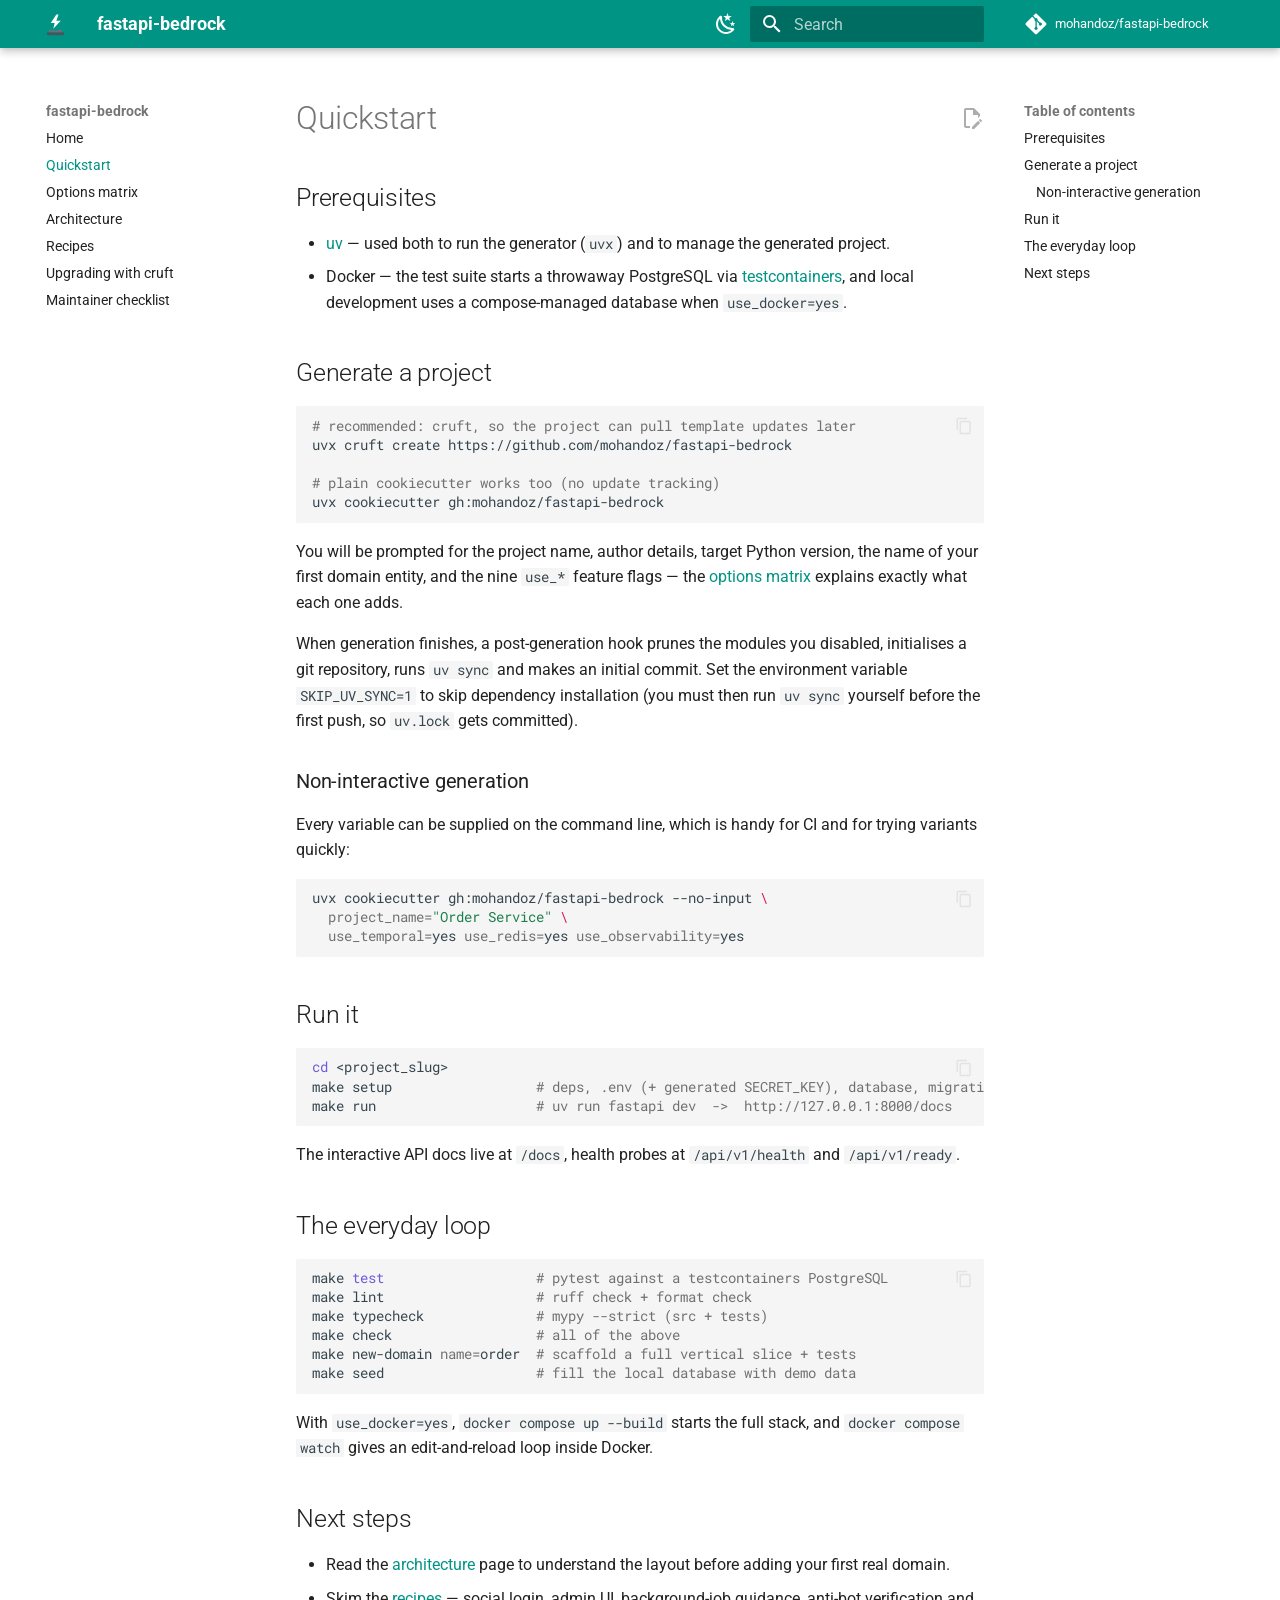
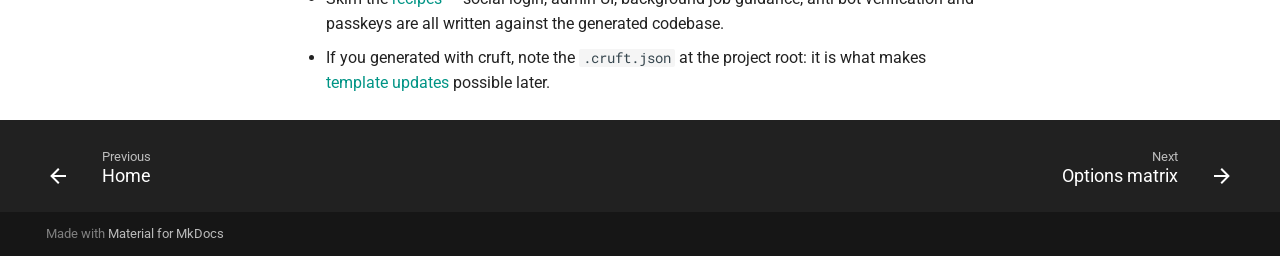
<file: quickstart/index.html>
<!doctype html>
<html lang="en" class="no-js">
  <head>
    
      <meta charset="utf-8">
      <meta name="viewport" content="width=device-width,initial-scale=1">
      
        <meta name="description" content="Production-ready FastAPI + Domain-Driven Design cookiecutter template: async SQLModel, JWT auth, Temporal workflows, transactional outbox events, OpenTelemetry — composed feature by feature.">
      
      
      
        <link rel="canonical" href="https://mohandoz.github.io/fastapi-bedrock/quickstart/">
      
      
        <link rel="prev" href="..">
      
      
        <link rel="next" href="../options/">
      
      
        
      
      
      <link rel="icon" href="../assets/favicon.svg">
      <meta name="generator" content="mkdocs-1.6.1, mkdocs-material-9.8.0">
    
    
      
        <title>Quickstart - fastapi-bedrock</title>
      
    
    
      <link rel="stylesheet" href="../assets/stylesheets/main.57a0d79d.min.css">
      
        
        <link rel="stylesheet" href="../assets/stylesheets/palette.fb2fffe2.min.css">
      
      


    
    
      
    
    
      
        
        
        <link rel="preconnect" href="https://fonts.gstatic.com" crossorigin>
        <link rel="stylesheet" href="https://fonts.googleapis.com/css?family=Roboto:300,300i,400,400i,700,700i%7CRoboto+Mono:400,400i,700,700i&display=fallback">
        <style>:root{--md-text-font:"Roboto";--md-code-font:"Roboto Mono"}</style>
      
    
    
      <link rel="stylesheet" href="../stylesheets/extra.css">
    
    <script>__md_scope=new URL("..",location),__md_hash=e=>[...e].reduce(((e,_)=>(e<<5)-e+_.charCodeAt(0)),0),__md_get=(e,_=localStorage,t=__md_scope)=>JSON.parse(_.getItem(t.pathname+"."+e)),__md_set=(e,_,t=localStorage,a=__md_scope)=>{try{t.setItem(a.pathname+"."+e,JSON.stringify(_))}catch(e){}}</script>
    
      

    
    
  </head>
  
  
    
    
      
    
    
    
    
    <body dir="ltr" data-md-color-scheme="default" data-md-color-primary="custom" data-md-color-accent="custom">
  
    
    <input class="md-toggle" data-md-toggle="drawer" type="checkbox" id="__drawer" autocomplete="off">
    <input class="md-toggle" data-md-toggle="search" type="checkbox" id="__search" autocomplete="off">
    <label class="md-overlay" for="__drawer"></label>
    <div data-md-component="skip">
      
        
        <a href="#quickstart" class="md-skip">
          Skip to content
        </a>
      
    </div>
    <div data-md-component="announce">
      
    </div>
    
    
      

  

<header class="md-header md-header--shadow" data-md-component="header">
  <nav class="md-header__inner md-grid" aria-label="Header">
    <a href=".." title="fastapi-bedrock" class="md-header__button md-logo" aria-label="fastapi-bedrock" data-md-component="logo">
      
  <img src="../assets/mark.svg" alt="logo">

    </a>
    <label class="md-header__button md-icon" for="__drawer">
      
      <svg xmlns="http://www.w3.org/2000/svg" viewBox="0 0 24 24"><path d="M3 6h18v2H3zm0 5h18v2H3zm0 5h18v2H3z"/></svg>
    </label>
    <div class="md-header__title" data-md-component="header-title">
      <div class="md-header__ellipsis">
        <div class="md-header__topic">
          <span class="md-ellipsis">
            fastapi-bedrock
          </span>
        </div>
        <div class="md-header__topic" data-md-component="header-topic">
          <span class="md-ellipsis">
            
              Quickstart
            
          </span>
        </div>
      </div>
    </div>
    
      
        <form class="md-header__option" data-md-component="palette">
  
    
    
    
    <input class="md-option" data-md-color-media="(prefers-color-scheme: light)" data-md-color-scheme="default" data-md-color-primary="custom" data-md-color-accent="custom"  aria-label="Switch to dark mode"  type="radio" name="__palette" id="__palette_0">
    
      <label class="md-header__button md-icon" title="Switch to dark mode" for="__palette_1" hidden>
        <svg xmlns="http://www.w3.org/2000/svg" viewBox="0 0 24 24"><path d="m17.75 4.09-2.53 1.94.91 3.06-2.63-1.81-2.63 1.81.91-3.06-2.53-1.94L12.44 4l1.06-3 1.06 3zm3.5 6.91-1.64 1.25.59 1.98-1.7-1.17-1.7 1.17.59-1.98L15.75 11l2.06-.05L18.5 9l.69 1.95zm-2.28 4.95c.83-.08 1.72 1.1 1.19 1.85-.32.45-.66.87-1.08 1.27C15.17 23 8.84 23 4.94 19.07c-3.91-3.9-3.91-10.24 0-14.14.4-.4.82-.76 1.27-1.08.75-.53 1.93.36 1.85 1.19-.27 2.86.69 5.83 2.89 8.02a9.96 9.96 0 0 0 8.02 2.89m-1.64 2.02a12.08 12.08 0 0 1-7.8-3.47c-2.17-2.19-3.33-5-3.49-7.82-2.81 3.14-2.7 7.96.31 10.98 3.02 3.01 7.84 3.12 10.98.31"/></svg>
      </label>
    
  
    
    
    
    <input class="md-option" data-md-color-media="(prefers-color-scheme: dark)" data-md-color-scheme="slate" data-md-color-primary="custom" data-md-color-accent="custom"  aria-label="Switch to light mode"  type="radio" name="__palette" id="__palette_1">
    
      <label class="md-header__button md-icon" title="Switch to light mode" for="__palette_0" hidden>
        <svg xmlns="http://www.w3.org/2000/svg" viewBox="0 0 24 24"><path d="M12 7a5 5 0 0 1 5 5 5 5 0 0 1-5 5 5 5 0 0 1-5-5 5 5 0 0 1 5-5m0 2a3 3 0 0 0-3 3 3 3 0 0 0 3 3 3 3 0 0 0 3-3 3 3 0 0 0-3-3m0-7 2.39 3.42C13.65 5.15 12.84 5 12 5s-1.65.15-2.39.42zM3.34 7l4.16-.35A7.2 7.2 0 0 0 5.94 8.5c-.44.74-.69 1.5-.83 2.29zm.02 10 1.76-3.77a7.131 7.131 0 0 0 2.38 4.14zM20.65 7l-1.77 3.79a7.02 7.02 0 0 0-2.38-4.15zm-.01 10-4.14.36c.59-.51 1.12-1.14 1.54-1.86.42-.73.69-1.5.83-2.29zM12 22l-2.41-3.44c.74.27 1.55.44 2.41.44.82 0 1.63-.17 2.37-.44z"/></svg>
      </label>
    
  
</form>
      
    
    
      <script>var palette=__md_get("__palette");if(palette&&palette.color){if("(prefers-color-scheme)"===palette.color.media){var media=matchMedia("(prefers-color-scheme: light)"),input=document.querySelector(media.matches?"[data-md-color-media='(prefers-color-scheme: light)']":"[data-md-color-media='(prefers-color-scheme: dark)']");palette.color.media=input.getAttribute("data-md-color-media"),palette.color.scheme=input.getAttribute("data-md-color-scheme"),palette.color.primary=input.getAttribute("data-md-color-primary"),palette.color.accent=input.getAttribute("data-md-color-accent")}for(var[key,value]of Object.entries(palette.color))document.body.setAttribute("data-md-color-"+key,value)}</script>
    
    
    
      
      
        <label class="md-header__button md-icon" for="__search">
          
          <svg xmlns="http://www.w3.org/2000/svg" viewBox="0 0 24 24"><path d="M9.5 3A6.5 6.5 0 0 1 16 9.5c0 1.61-.59 3.09-1.56 4.23l.27.27h.79l5 5-1.5 1.5-5-5v-.79l-.27-.27A6.52 6.52 0 0 1 9.5 16 6.5 6.5 0 0 1 3 9.5 6.5 6.5 0 0 1 9.5 3m0 2C7 5 5 7 5 9.5S7 14 9.5 14 14 12 14 9.5 12 5 9.5 5"/></svg>
        </label>
        <div class="md-search" data-md-component="search" role="dialog">
  <label class="md-search__overlay" for="__search"></label>
  <div class="md-search__inner" role="search">
    <form class="md-search__form" name="search">
      <input type="text" class="md-search__input" name="query" aria-label="Search" placeholder="Search" autocapitalize="off" autocorrect="off" autocomplete="off" spellcheck="false" data-md-component="search-query" required>
      <label class="md-search__icon md-icon" for="__search">
        
        <svg xmlns="http://www.w3.org/2000/svg" viewBox="0 0 24 24"><path d="M9.5 3A6.5 6.5 0 0 1 16 9.5c0 1.61-.59 3.09-1.56 4.23l.27.27h.79l5 5-1.5 1.5-5-5v-.79l-.27-.27A6.52 6.52 0 0 1 9.5 16 6.5 6.5 0 0 1 3 9.5 6.5 6.5 0 0 1 9.5 3m0 2C7 5 5 7 5 9.5S7 14 9.5 14 14 12 14 9.5 12 5 9.5 5"/></svg>
        
        <svg xmlns="http://www.w3.org/2000/svg" viewBox="0 0 24 24"><path d="M20 11v2H8l5.5 5.5-1.42 1.42L4.16 12l7.92-7.92L13.5 5.5 8 11z"/></svg>
      </label>
      <nav class="md-search__options" aria-label="Search">
        
        <button type="reset" class="md-search__icon md-icon" title="Clear" aria-label="Clear" tabindex="-1">
          
          <svg xmlns="http://www.w3.org/2000/svg" viewBox="0 0 24 24"><path d="M19 6.41 17.59 5 12 10.59 6.41 5 5 6.41 10.59 12 5 17.59 6.41 19 12 13.41 17.59 19 19 17.59 13.41 12z"/></svg>
        </button>
      </nav>
      
        <div class="md-search__suggest" data-md-component="search-suggest"></div>
      
    </form>
    <div class="md-search__output">
      <div class="md-search__scrollwrap" tabindex="0" data-md-scrollfix>
        <div class="md-search-result" data-md-component="search-result">
          <div class="md-search-result__meta">
            Initializing search
          </div>
          <ol class="md-search-result__list" role="presentation"></ol>
        </div>
      </div>
    </div>
  </div>
</div>
      
    
    
      <div class="md-header__source">
        <a href="https://github.com/mohandoz/fastapi-bedrock" title="Go to repository" class="md-source" data-md-component="source">
  <div class="md-source__icon md-icon">
    
    <svg xmlns="http://www.w3.org/2000/svg" viewBox="0 0 448 512"><!--! Font Awesome Free 7.1.0 by @fontawesome - https://fontawesome.com License - https://fontawesome.com/license/free (Icons: CC BY 4.0, Fonts: SIL OFL 1.1, Code: MIT License) Copyright 2025 Fonticons, Inc.--><path d="M439.6 236.1 244 40.5c-5.4-5.5-12.8-8.5-20.4-8.5s-15 3-20.4 8.4L162.5 81l51.5 51.5c27.1-9.1 52.7 16.8 43.4 43.7l49.7 49.7c34.2-11.8 61.2 31 35.5 56.7-26.5 26.5-70.2-2.9-56-37.3L240.3 199v121.9c25.3 12.5 22.3 41.8 9.1 55-6.4 6.4-15.2 10.1-24.3 10.1s-17.8-3.6-24.3-10.1c-17.6-17.6-11.1-46.9 11.2-56v-123c-20.8-8.5-24.6-30.7-18.6-45L142.6 101 8.5 235.1C3 240.6 0 247.9 0 255.5s3 15 8.5 20.4l195.6 195.7c5.4 5.4 12.7 8.4 20.4 8.4s15-3 20.4-8.4l194.7-194.7c5.4-5.4 8.4-12.8 8.4-20.4s-3-15-8.4-20.4"/></svg>
  </div>
  <div class="md-source__repository">
    mohandoz/fastapi-bedrock
  </div>
</a>
      </div>
    
  </nav>
  
</header>
    
    <div class="md-container" data-md-component="container">
      
      
        
          
        
      
      <main class="md-main" data-md-component="main">
        <div class="md-main__inner md-grid">
          
            
              
              <div class="md-sidebar md-sidebar--primary" data-md-component="sidebar" data-md-type="navigation" >
                <div class="md-sidebar__scrollwrap">
                  <div class="md-sidebar__inner">
                    



<nav class="md-nav md-nav--primary" aria-label="Navigation" data-md-level="0">
  <label class="md-nav__title" for="__drawer">
    <a href=".." title="fastapi-bedrock" class="md-nav__button md-logo" aria-label="fastapi-bedrock" data-md-component="logo">
      
  <img src="../assets/mark.svg" alt="logo">

    </a>
    fastapi-bedrock
  </label>
  
    <div class="md-nav__source">
      <a href="https://github.com/mohandoz/fastapi-bedrock" title="Go to repository" class="md-source" data-md-component="source">
  <div class="md-source__icon md-icon">
    
    <svg xmlns="http://www.w3.org/2000/svg" viewBox="0 0 448 512"><!--! Font Awesome Free 7.1.0 by @fontawesome - https://fontawesome.com License - https://fontawesome.com/license/free (Icons: CC BY 4.0, Fonts: SIL OFL 1.1, Code: MIT License) Copyright 2025 Fonticons, Inc.--><path d="M439.6 236.1 244 40.5c-5.4-5.5-12.8-8.5-20.4-8.5s-15 3-20.4 8.4L162.5 81l51.5 51.5c27.1-9.1 52.7 16.8 43.4 43.7l49.7 49.7c34.2-11.8 61.2 31 35.5 56.7-26.5 26.5-70.2-2.9-56-37.3L240.3 199v121.9c25.3 12.5 22.3 41.8 9.1 55-6.4 6.4-15.2 10.1-24.3 10.1s-17.8-3.6-24.3-10.1c-17.6-17.6-11.1-46.9 11.2-56v-123c-20.8-8.5-24.6-30.7-18.6-45L142.6 101 8.5 235.1C3 240.6 0 247.9 0 255.5s3 15 8.5 20.4l195.6 195.7c5.4 5.4 12.7 8.4 20.4 8.4s15-3 20.4-8.4l194.7-194.7c5.4-5.4 8.4-12.8 8.4-20.4s-3-15-8.4-20.4"/></svg>
  </div>
  <div class="md-source__repository">
    mohandoz/fastapi-bedrock
  </div>
</a>
    </div>
  
  <ul class="md-nav__list" data-md-scrollfix>
    
      
      
  
  
  
  
    <li class="md-nav__item">
      <a href=".." class="md-nav__link">
        
  
  
  <span class="md-ellipsis">
    
  
    Home
  

    
  </span>
  
  

      </a>
    </li>
  

    
      
      
  
  
    
  
  
  
    <li class="md-nav__item md-nav__item--active">
      
      <input class="md-nav__toggle md-toggle" type="checkbox" id="__toc">
      
      
        
      
      
        <label class="md-nav__link md-nav__link--active" for="__toc">
          
  
  
  <span class="md-ellipsis">
    
  
    Quickstart
  

    
  </span>
  
  

          <span class="md-nav__icon md-icon"></span>
        </label>
      
      <a href="./" class="md-nav__link md-nav__link--active">
        
  
  
  <span class="md-ellipsis">
    
  
    Quickstart
  

    
  </span>
  
  

      </a>
      
        

<nav class="md-nav md-nav--secondary" aria-label="Table of contents">
  
  
  
    
  
  
    <label class="md-nav__title" for="__toc">
      <span class="md-nav__icon md-icon"></span>
      Table of contents
    </label>
    <ul class="md-nav__list" data-md-component="toc" data-md-scrollfix>
      
        <li class="md-nav__item">
  <a href="#prerequisites" class="md-nav__link">
    <span class="md-ellipsis">
      
        Prerequisites
      
    </span>
  </a>
  
</li>
      
        <li class="md-nav__item">
  <a href="#generate-a-project" class="md-nav__link">
    <span class="md-ellipsis">
      
        Generate a project
      
    </span>
  </a>
  
    <nav class="md-nav" aria-label="Generate a project">
      <ul class="md-nav__list">
        
          <li class="md-nav__item">
  <a href="#non-interactive-generation" class="md-nav__link">
    <span class="md-ellipsis">
      
        Non-interactive generation
      
    </span>
  </a>
  
</li>
        
      </ul>
    </nav>
  
</li>
      
        <li class="md-nav__item">
  <a href="#run-it" class="md-nav__link">
    <span class="md-ellipsis">
      
        Run it
      
    </span>
  </a>
  
</li>
      
        <li class="md-nav__item">
  <a href="#the-everyday-loop" class="md-nav__link">
    <span class="md-ellipsis">
      
        The everyday loop
      
    </span>
  </a>
  
</li>
      
        <li class="md-nav__item">
  <a href="#next-steps" class="md-nav__link">
    <span class="md-ellipsis">
      
        Next steps
      
    </span>
  </a>
  
</li>
      
    </ul>
  
</nav>
      
    </li>
  

    
      
      
  
  
  
  
    <li class="md-nav__item">
      <a href="../options/" class="md-nav__link">
        
  
  
  <span class="md-ellipsis">
    
  
    Options matrix
  

    
  </span>
  
  

      </a>
    </li>
  

    
      
      
  
  
  
  
    <li class="md-nav__item">
      <a href="../architecture/" class="md-nav__link">
        
  
  
  <span class="md-ellipsis">
    
  
    Architecture
  

    
  </span>
  
  

      </a>
    </li>
  

    
      
      
  
  
  
  
    <li class="md-nav__item">
      <a href="../recipes/" class="md-nav__link">
        
  
  
  <span class="md-ellipsis">
    
  
    Recipes
  

    
  </span>
  
  

      </a>
    </li>
  

    
      
      
  
  
  
  
    <li class="md-nav__item">
      <a href="../upgrading/" class="md-nav__link">
        
  
  
  <span class="md-ellipsis">
    
  
    Upgrading with cruft
  

    
  </span>
  
  

      </a>
    </li>
  

    
      
      
  
  
  
  
    <li class="md-nav__item">
      <a href="../maintainer-checklist/" class="md-nav__link">
        
  
  
  <span class="md-ellipsis">
    
  
    Maintainer checklist
  

    
  </span>
  
  

      </a>
    </li>
  

    
  </ul>
</nav>
                  </div>
                </div>
              </div>
            
            
              
              <div class="md-sidebar md-sidebar--secondary" data-md-component="sidebar" data-md-type="toc" >
                <div class="md-sidebar__scrollwrap">
                  <div class="md-sidebar__inner">
                    

<nav class="md-nav md-nav--secondary" aria-label="Table of contents">
  
  
  
    
  
  
    <label class="md-nav__title" for="__toc">
      <span class="md-nav__icon md-icon"></span>
      Table of contents
    </label>
    <ul class="md-nav__list" data-md-component="toc" data-md-scrollfix>
      
        <li class="md-nav__item">
  <a href="#prerequisites" class="md-nav__link">
    <span class="md-ellipsis">
      
        Prerequisites
      
    </span>
  </a>
  
</li>
      
        <li class="md-nav__item">
  <a href="#generate-a-project" class="md-nav__link">
    <span class="md-ellipsis">
      
        Generate a project
      
    </span>
  </a>
  
    <nav class="md-nav" aria-label="Generate a project">
      <ul class="md-nav__list">
        
          <li class="md-nav__item">
  <a href="#non-interactive-generation" class="md-nav__link">
    <span class="md-ellipsis">
      
        Non-interactive generation
      
    </span>
  </a>
  
</li>
        
      </ul>
    </nav>
  
</li>
      
        <li class="md-nav__item">
  <a href="#run-it" class="md-nav__link">
    <span class="md-ellipsis">
      
        Run it
      
    </span>
  </a>
  
</li>
      
        <li class="md-nav__item">
  <a href="#the-everyday-loop" class="md-nav__link">
    <span class="md-ellipsis">
      
        The everyday loop
      
    </span>
  </a>
  
</li>
      
        <li class="md-nav__item">
  <a href="#next-steps" class="md-nav__link">
    <span class="md-ellipsis">
      
        Next steps
      
    </span>
  </a>
  
</li>
      
    </ul>
  
</nav>
                  </div>
                </div>
              </div>
            
          
          
            <div class="md-content" data-md-component="content">
              
              <article class="md-content__inner md-typeset">
                
                  


  
    <a href="https://github.com/mohandoz/fastapi-bedrock/edit/main/docs/quickstart.md" title="Edit this page" class="md-content__button md-icon" rel="edit">
      
      <svg xmlns="http://www.w3.org/2000/svg" viewBox="0 0 24 24"><path d="M10 20H6V4h7v5h5v3.1l2-2V8l-6-6H6c-1.1 0-2 .9-2 2v16c0 1.1.9 2 2 2h4zm10.2-7c.1 0 .3.1.4.2l1.3 1.3c.2.2.2.6 0 .8l-1 1-2.1-2.1 1-1c.1-.1.2-.2.4-.2m0 3.9L14.1 23H12v-2.1l6.1-6.1z"/></svg>
    </a>
  
  


<h1 id="quickstart">Quickstart<a class="headerlink" href="#quickstart" title="Permanent link">&para;</a></h1>
<h2 id="prerequisites">Prerequisites<a class="headerlink" href="#prerequisites" title="Permanent link">&para;</a></h2>
<ul>
<li><a href="https://docs.astral.sh/uv/">uv</a> — used both to run the generator (<code>uvx</code>)
  and to manage the generated project.</li>
<li>Docker — the test suite starts a throwaway PostgreSQL via
  <a href="https://testcontainers.com/">testcontainers</a>, and local development uses a
  compose-managed database when <code>use_docker=yes</code>.</li>
</ul>
<h2 id="generate-a-project">Generate a project<a class="headerlink" href="#generate-a-project" title="Permanent link">&para;</a></h2>
<div class="highlight"><pre><span></span><code><a id="__codelineno-0-1" name="__codelineno-0-1" href="#__codelineno-0-1"></a><span class="c1"># recommended: cruft, so the project can pull template updates later</span>
<a id="__codelineno-0-2" name="__codelineno-0-2" href="#__codelineno-0-2"></a>uvx<span class="w"> </span>cruft<span class="w"> </span>create<span class="w"> </span>https://github.com/mohandoz/fastapi-bedrock
<a id="__codelineno-0-3" name="__codelineno-0-3" href="#__codelineno-0-3"></a>
<a id="__codelineno-0-4" name="__codelineno-0-4" href="#__codelineno-0-4"></a><span class="c1"># plain cookiecutter works too (no update tracking)</span>
<a id="__codelineno-0-5" name="__codelineno-0-5" href="#__codelineno-0-5"></a>uvx<span class="w"> </span>cookiecutter<span class="w"> </span>gh:mohandoz/fastapi-bedrock
</code></pre></div>
<p>You will be prompted for the project name, author details, target Python
version, the name of your first domain entity, and the nine <code>use_*</code> feature
flags — the <a href="../options/">options matrix</a> explains exactly what each one adds.</p>
<p>When generation finishes, a post-generation hook prunes the modules you
disabled, initialises a git repository, runs <code>uv sync</code> and makes an initial
commit. Set the environment variable <code>SKIP_UV_SYNC=1</code> to skip dependency
installation (you must then run <code>uv sync</code> yourself before the first push, so
<code>uv.lock</code> gets committed).</p>
<h3 id="non-interactive-generation">Non-interactive generation<a class="headerlink" href="#non-interactive-generation" title="Permanent link">&para;</a></h3>
<p>Every variable can be supplied on the command line, which is handy for CI and
for trying variants quickly:</p>
<div class="highlight"><pre><span></span><code><a id="__codelineno-1-1" name="__codelineno-1-1" href="#__codelineno-1-1"></a>uvx<span class="w"> </span>cookiecutter<span class="w"> </span>gh:mohandoz/fastapi-bedrock<span class="w"> </span>--no-input<span class="w"> </span><span class="se">\</span>
<a id="__codelineno-1-2" name="__codelineno-1-2" href="#__codelineno-1-2"></a><span class="w">  </span><span class="nv">project_name</span><span class="o">=</span><span class="s2">"Order Service"</span><span class="w"> </span><span class="se">\</span>
<a id="__codelineno-1-3" name="__codelineno-1-3" href="#__codelineno-1-3"></a><span class="w">  </span><span class="nv">use_temporal</span><span class="o">=</span>yes<span class="w"> </span><span class="nv">use_redis</span><span class="o">=</span>yes<span class="w"> </span><span class="nv">use_observability</span><span class="o">=</span>yes
</code></pre></div>
<h2 id="run-it">Run it<a class="headerlink" href="#run-it" title="Permanent link">&para;</a></h2>
<div class="highlight"><pre><span></span><code><a id="__codelineno-2-1" name="__codelineno-2-1" href="#__codelineno-2-1"></a><span class="nb">cd</span><span class="w"> </span>&lt;project_slug&gt;
<a id="__codelineno-2-2" name="__codelineno-2-2" href="#__codelineno-2-2"></a>make<span class="w"> </span>setup<span class="w">                  </span><span class="c1"># deps, .env (+ generated SECRET_KEY), database, migrations, git hooks</span>
<a id="__codelineno-2-3" name="__codelineno-2-3" href="#__codelineno-2-3"></a>make<span class="w"> </span>run<span class="w">                    </span><span class="c1"># uv run fastapi dev  -&gt;  http://127.0.0.1:8000/docs</span>
</code></pre></div>
<p>The interactive API docs live at <code>/docs</code>, health probes at
<code>/api/v1/health</code> and <code>/api/v1/ready</code>.</p>
<h2 id="the-everyday-loop">The everyday loop<a class="headerlink" href="#the-everyday-loop" title="Permanent link">&para;</a></h2>
<div class="highlight"><pre><span></span><code><a id="__codelineno-3-1" name="__codelineno-3-1" href="#__codelineno-3-1"></a>make<span class="w"> </span><span class="nb">test</span><span class="w">                   </span><span class="c1"># pytest against a testcontainers PostgreSQL</span>
<a id="__codelineno-3-2" name="__codelineno-3-2" href="#__codelineno-3-2"></a>make<span class="w"> </span>lint<span class="w">                   </span><span class="c1"># ruff check + format check</span>
<a id="__codelineno-3-3" name="__codelineno-3-3" href="#__codelineno-3-3"></a>make<span class="w"> </span>typecheck<span class="w">              </span><span class="c1"># mypy --strict (src + tests)</span>
<a id="__codelineno-3-4" name="__codelineno-3-4" href="#__codelineno-3-4"></a>make<span class="w"> </span>check<span class="w">                  </span><span class="c1"># all of the above</span>
<a id="__codelineno-3-5" name="__codelineno-3-5" href="#__codelineno-3-5"></a>make<span class="w"> </span>new-domain<span class="w"> </span><span class="nv">name</span><span class="o">=</span>order<span class="w">  </span><span class="c1"># scaffold a full vertical slice + tests</span>
<a id="__codelineno-3-6" name="__codelineno-3-6" href="#__codelineno-3-6"></a>make<span class="w"> </span>seed<span class="w">                   </span><span class="c1"># fill the local database with demo data</span>
</code></pre></div>
<p>With <code>use_docker=yes</code>, <code>docker compose up --build</code> starts the full stack, and
<code>docker compose watch</code> gives an edit-and-reload loop inside Docker.</p>
<h2 id="next-steps">Next steps<a class="headerlink" href="#next-steps" title="Permanent link">&para;</a></h2>
<ul>
<li>Read the <a href="../architecture/">architecture</a> page to understand the layout
  before adding your first real domain.</li>
<li>Skim the <a href="../recipes/">recipes</a> — social login, admin UI, background-job
  guidance, anti-bot verification and passkeys are all written against the
  generated codebase.</li>
<li>If you generated with cruft, note the <code>.cruft.json</code> at the project root:
  it is what makes <a href="../upgrading/">template updates</a> possible later.</li>
</ul>












                
              </article>
            </div>
          
          
<script>var target=document.getElementById(location.hash.slice(1));target&&target.name&&(target.checked=target.name.startsWith("__tabbed_"))</script>
        </div>
        
          <button type="button" class="md-top md-icon" data-md-component="top" hidden>
  
  <svg xmlns="http://www.w3.org/2000/svg" viewBox="0 0 24 24"><path d="M13 20h-2V8l-5.5 5.5-1.42-1.42L12 4.16l7.92 7.92-1.42 1.42L13 8z"/></svg>
  Back to top
</button>
        
      </main>
      
        <footer class="md-footer">
  
    
      
      <nav class="md-footer__inner md-grid" aria-label="Footer" >
        
          
          <a href=".." class="md-footer__link md-footer__link--prev" aria-label="Previous: Home">
            <div class="md-footer__button md-icon">
              
              <svg xmlns="http://www.w3.org/2000/svg" viewBox="0 0 24 24"><path d="M20 11v2H8l5.5 5.5-1.42 1.42L4.16 12l7.92-7.92L13.5 5.5 8 11z"/></svg>
            </div>
            <div class="md-footer__title">
              <span class="md-footer__direction">
                Previous
              </span>
              <div class="md-ellipsis">
                Home
              </div>
            </div>
          </a>
        
        
          
          <a href="../options/" class="md-footer__link md-footer__link--next" aria-label="Next: Options matrix">
            <div class="md-footer__title">
              <span class="md-footer__direction">
                Next
              </span>
              <div class="md-ellipsis">
                Options matrix
              </div>
            </div>
            <div class="md-footer__button md-icon">
              
              <svg xmlns="http://www.w3.org/2000/svg" viewBox="0 0 24 24"><path d="M4 11v2h12l-5.5 5.5 1.42 1.42L19.84 12l-7.92-7.92L10.5 5.5 16 11z"/></svg>
            </div>
          </a>
        
      </nav>
    
  
  <div class="md-footer-meta md-typeset">
    <div class="md-footer-meta__inner md-grid">
      <div class="md-copyright">
  
  
    Made with
    <a href="https://squidfunk.github.io/mkdocs-material/" target="_blank" rel="noopener">
      Material for MkDocs
    </a>
  
</div>
      
    </div>
  </div>
</footer>
      
    </div>
    <div class="md-dialog" data-md-component="dialog">
      <div class="md-dialog__inner md-typeset"></div>
    </div>
    
    
    
      
      
      <script id="__config" type="application/json">{"annotate": null, "base": "..", "features": ["navigation.instant", "navigation.tracking", "navigation.top", "navigation.footer", "content.code.copy", "content.action.edit", "search.suggest", "search.highlight"], "search": "../assets/javascripts/workers/search.a7633da7.min.js", "tags": null, "translations": {"clipboard.copied": "Copied to clipboard", "clipboard.copy": "Copy to clipboard", "search.result.more.one": "1 more on this page", "search.result.more.other": "# more on this page", "search.result.none": "No matching documents", "search.result.one": "1 matching document", "search.result.other": "# matching documents", "search.result.placeholder": "Type to start searching", "search.result.term.missing": "Missing", "select.version": "Select version"}, "version": null}</script>
    
    
      <script src="../assets/javascripts/bundle.c21346df.min.js"></script>
      
    
  </body>
</html>
</file>
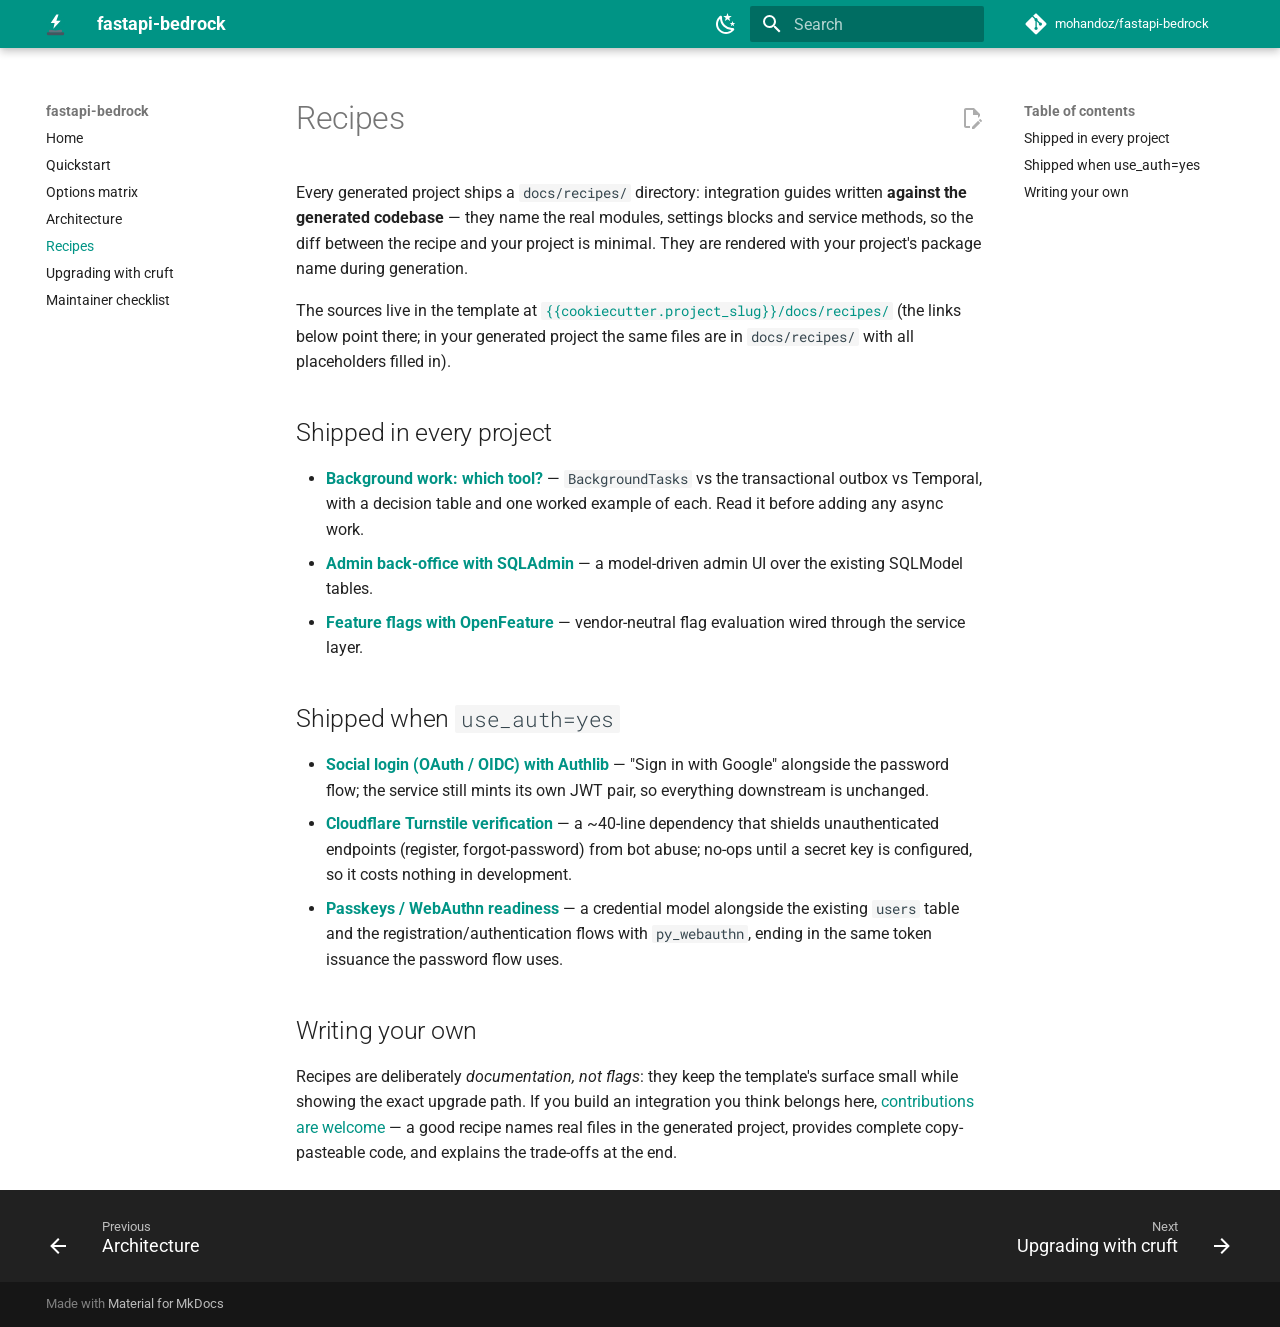
<file: recipes/index.html>
<!doctype html>
<html lang="en" class="no-js">
  <head>
    
      <meta charset="utf-8">
      <meta name="viewport" content="width=device-width,initial-scale=1">
      
        <meta name="description" content="Production-ready FastAPI + Domain-Driven Design cookiecutter template: async SQLModel, JWT auth, Temporal workflows, transactional outbox events, OpenTelemetry — composed feature by feature.">
      
      
      
        <link rel="canonical" href="https://mohandoz.github.io/fastapi-bedrock/recipes/">
      
      
        <link rel="prev" href="../architecture/">
      
      
        <link rel="next" href="../upgrading/">
      
      
        
      
      
      <link rel="icon" href="../assets/favicon.svg">
      <meta name="generator" content="mkdocs-1.6.1, mkdocs-material-9.8.0">
    
    
      
        <title>Recipes - fastapi-bedrock</title>
      
    
    
      <link rel="stylesheet" href="../assets/stylesheets/main.57a0d79d.min.css">
      
        
        <link rel="stylesheet" href="../assets/stylesheets/palette.fb2fffe2.min.css">
      
      


    
    
      
    
    
      
        
        
        <link rel="preconnect" href="https://fonts.gstatic.com" crossorigin>
        <link rel="stylesheet" href="https://fonts.googleapis.com/css?family=Roboto:300,300i,400,400i,700,700i%7CRoboto+Mono:400,400i,700,700i&display=fallback">
        <style>:root{--md-text-font:"Roboto";--md-code-font:"Roboto Mono"}</style>
      
    
    
      <link rel="stylesheet" href="../stylesheets/extra.css">
    
    <script>__md_scope=new URL("..",location),__md_hash=e=>[...e].reduce(((e,_)=>(e<<5)-e+_.charCodeAt(0)),0),__md_get=(e,_=localStorage,t=__md_scope)=>JSON.parse(_.getItem(t.pathname+"."+e)),__md_set=(e,_,t=localStorage,a=__md_scope)=>{try{t.setItem(a.pathname+"."+e,JSON.stringify(_))}catch(e){}}</script>
    
      

    
    
  </head>
  
  
    
    
      
    
    
    
    
    <body dir="ltr" data-md-color-scheme="default" data-md-color-primary="custom" data-md-color-accent="custom">
  
    
    <input class="md-toggle" data-md-toggle="drawer" type="checkbox" id="__drawer" autocomplete="off">
    <input class="md-toggle" data-md-toggle="search" type="checkbox" id="__search" autocomplete="off">
    <label class="md-overlay" for="__drawer"></label>
    <div data-md-component="skip">
      
        
        <a href="#recipes" class="md-skip">
          Skip to content
        </a>
      
    </div>
    <div data-md-component="announce">
      
    </div>
    
    
      

  

<header class="md-header md-header--shadow" data-md-component="header">
  <nav class="md-header__inner md-grid" aria-label="Header">
    <a href=".." title="fastapi-bedrock" class="md-header__button md-logo" aria-label="fastapi-bedrock" data-md-component="logo">
      
  <img src="../assets/mark.svg" alt="logo">

    </a>
    <label class="md-header__button md-icon" for="__drawer">
      
      <svg xmlns="http://www.w3.org/2000/svg" viewBox="0 0 24 24"><path d="M3 6h18v2H3zm0 5h18v2H3zm0 5h18v2H3z"/></svg>
    </label>
    <div class="md-header__title" data-md-component="header-title">
      <div class="md-header__ellipsis">
        <div class="md-header__topic">
          <span class="md-ellipsis">
            fastapi-bedrock
          </span>
        </div>
        <div class="md-header__topic" data-md-component="header-topic">
          <span class="md-ellipsis">
            
              Recipes
            
          </span>
        </div>
      </div>
    </div>
    
      
        <form class="md-header__option" data-md-component="palette">
  
    
    
    
    <input class="md-option" data-md-color-media="(prefers-color-scheme: light)" data-md-color-scheme="default" data-md-color-primary="custom" data-md-color-accent="custom"  aria-label="Switch to dark mode"  type="radio" name="__palette" id="__palette_0">
    
      <label class="md-header__button md-icon" title="Switch to dark mode" for="__palette_1" hidden>
        <svg xmlns="http://www.w3.org/2000/svg" viewBox="0 0 24 24"><path d="m17.75 4.09-2.53 1.94.91 3.06-2.63-1.81-2.63 1.81.91-3.06-2.53-1.94L12.44 4l1.06-3 1.06 3zm3.5 6.91-1.64 1.25.59 1.98-1.7-1.17-1.7 1.17.59-1.98L15.75 11l2.06-.05L18.5 9l.69 1.95zm-2.28 4.95c.83-.08 1.72 1.1 1.19 1.85-.32.45-.66.87-1.08 1.27C15.17 23 8.84 23 4.94 19.07c-3.91-3.9-3.91-10.24 0-14.14.4-.4.82-.76 1.27-1.08.75-.53 1.93.36 1.85 1.19-.27 2.86.69 5.83 2.89 8.02a9.96 9.96 0 0 0 8.02 2.89m-1.64 2.02a12.08 12.08 0 0 1-7.8-3.47c-2.17-2.19-3.33-5-3.49-7.82-2.81 3.14-2.7 7.96.31 10.98 3.02 3.01 7.84 3.12 10.98.31"/></svg>
      </label>
    
  
    
    
    
    <input class="md-option" data-md-color-media="(prefers-color-scheme: dark)" data-md-color-scheme="slate" data-md-color-primary="custom" data-md-color-accent="custom"  aria-label="Switch to light mode"  type="radio" name="__palette" id="__palette_1">
    
      <label class="md-header__button md-icon" title="Switch to light mode" for="__palette_0" hidden>
        <svg xmlns="http://www.w3.org/2000/svg" viewBox="0 0 24 24"><path d="M12 7a5 5 0 0 1 5 5 5 5 0 0 1-5 5 5 5 0 0 1-5-5 5 5 0 0 1 5-5m0 2a3 3 0 0 0-3 3 3 3 0 0 0 3 3 3 3 0 0 0 3-3 3 3 0 0 0-3-3m0-7 2.39 3.42C13.65 5.15 12.84 5 12 5s-1.65.15-2.39.42zM3.34 7l4.16-.35A7.2 7.2 0 0 0 5.94 8.5c-.44.74-.69 1.5-.83 2.29zm.02 10 1.76-3.77a7.131 7.131 0 0 0 2.38 4.14zM20.65 7l-1.77 3.79a7.02 7.02 0 0 0-2.38-4.15zm-.01 10-4.14.36c.59-.51 1.12-1.14 1.54-1.86.42-.73.69-1.5.83-2.29zM12 22l-2.41-3.44c.74.27 1.55.44 2.41.44.82 0 1.63-.17 2.37-.44z"/></svg>
      </label>
    
  
</form>
      
    
    
      <script>var palette=__md_get("__palette");if(palette&&palette.color){if("(prefers-color-scheme)"===palette.color.media){var media=matchMedia("(prefers-color-scheme: light)"),input=document.querySelector(media.matches?"[data-md-color-media='(prefers-color-scheme: light)']":"[data-md-color-media='(prefers-color-scheme: dark)']");palette.color.media=input.getAttribute("data-md-color-media"),palette.color.scheme=input.getAttribute("data-md-color-scheme"),palette.color.primary=input.getAttribute("data-md-color-primary"),palette.color.accent=input.getAttribute("data-md-color-accent")}for(var[key,value]of Object.entries(palette.color))document.body.setAttribute("data-md-color-"+key,value)}</script>
    
    
    
      
      
        <label class="md-header__button md-icon" for="__search">
          
          <svg xmlns="http://www.w3.org/2000/svg" viewBox="0 0 24 24"><path d="M9.5 3A6.5 6.5 0 0 1 16 9.5c0 1.61-.59 3.09-1.56 4.23l.27.27h.79l5 5-1.5 1.5-5-5v-.79l-.27-.27A6.52 6.52 0 0 1 9.5 16 6.5 6.5 0 0 1 3 9.5 6.5 6.5 0 0 1 9.5 3m0 2C7 5 5 7 5 9.5S7 14 9.5 14 14 12 14 9.5 12 5 9.5 5"/></svg>
        </label>
        <div class="md-search" data-md-component="search" role="dialog">
  <label class="md-search__overlay" for="__search"></label>
  <div class="md-search__inner" role="search">
    <form class="md-search__form" name="search">
      <input type="text" class="md-search__input" name="query" aria-label="Search" placeholder="Search" autocapitalize="off" autocorrect="off" autocomplete="off" spellcheck="false" data-md-component="search-query" required>
      <label class="md-search__icon md-icon" for="__search">
        
        <svg xmlns="http://www.w3.org/2000/svg" viewBox="0 0 24 24"><path d="M9.5 3A6.5 6.5 0 0 1 16 9.5c0 1.61-.59 3.09-1.56 4.23l.27.27h.79l5 5-1.5 1.5-5-5v-.79l-.27-.27A6.52 6.52 0 0 1 9.5 16 6.5 6.5 0 0 1 3 9.5 6.5 6.5 0 0 1 9.5 3m0 2C7 5 5 7 5 9.5S7 14 9.5 14 14 12 14 9.5 12 5 9.5 5"/></svg>
        
        <svg xmlns="http://www.w3.org/2000/svg" viewBox="0 0 24 24"><path d="M20 11v2H8l5.5 5.5-1.42 1.42L4.16 12l7.92-7.92L13.5 5.5 8 11z"/></svg>
      </label>
      <nav class="md-search__options" aria-label="Search">
        
        <button type="reset" class="md-search__icon md-icon" title="Clear" aria-label="Clear" tabindex="-1">
          
          <svg xmlns="http://www.w3.org/2000/svg" viewBox="0 0 24 24"><path d="M19 6.41 17.59 5 12 10.59 6.41 5 5 6.41 10.59 12 5 17.59 6.41 19 12 13.41 17.59 19 19 17.59 13.41 12z"/></svg>
        </button>
      </nav>
      
        <div class="md-search__suggest" data-md-component="search-suggest"></div>
      
    </form>
    <div class="md-search__output">
      <div class="md-search__scrollwrap" tabindex="0" data-md-scrollfix>
        <div class="md-search-result" data-md-component="search-result">
          <div class="md-search-result__meta">
            Initializing search
          </div>
          <ol class="md-search-result__list" role="presentation"></ol>
        </div>
      </div>
    </div>
  </div>
</div>
      
    
    
      <div class="md-header__source">
        <a href="https://github.com/mohandoz/fastapi-bedrock" title="Go to repository" class="md-source" data-md-component="source">
  <div class="md-source__icon md-icon">
    
    <svg xmlns="http://www.w3.org/2000/svg" viewBox="0 0 448 512"><!--! Font Awesome Free 7.1.0 by @fontawesome - https://fontawesome.com License - https://fontawesome.com/license/free (Icons: CC BY 4.0, Fonts: SIL OFL 1.1, Code: MIT License) Copyright 2025 Fonticons, Inc.--><path d="M439.6 236.1 244 40.5c-5.4-5.5-12.8-8.5-20.4-8.5s-15 3-20.4 8.4L162.5 81l51.5 51.5c27.1-9.1 52.7 16.8 43.4 43.7l49.7 49.7c34.2-11.8 61.2 31 35.5 56.7-26.5 26.5-70.2-2.9-56-37.3L240.3 199v121.9c25.3 12.5 22.3 41.8 9.1 55-6.4 6.4-15.2 10.1-24.3 10.1s-17.8-3.6-24.3-10.1c-17.6-17.6-11.1-46.9 11.2-56v-123c-20.8-8.5-24.6-30.7-18.6-45L142.6 101 8.5 235.1C3 240.6 0 247.9 0 255.5s3 15 8.5 20.4l195.6 195.7c5.4 5.4 12.7 8.4 20.4 8.4s15-3 20.4-8.4l194.7-194.7c5.4-5.4 8.4-12.8 8.4-20.4s-3-15-8.4-20.4"/></svg>
  </div>
  <div class="md-source__repository">
    mohandoz/fastapi-bedrock
  </div>
</a>
      </div>
    
  </nav>
  
</header>
    
    <div class="md-container" data-md-component="container">
      
      
        
          
        
      
      <main class="md-main" data-md-component="main">
        <div class="md-main__inner md-grid">
          
            
              
              <div class="md-sidebar md-sidebar--primary" data-md-component="sidebar" data-md-type="navigation" >
                <div class="md-sidebar__scrollwrap">
                  <div class="md-sidebar__inner">
                    



<nav class="md-nav md-nav--primary" aria-label="Navigation" data-md-level="0">
  <label class="md-nav__title" for="__drawer">
    <a href=".." title="fastapi-bedrock" class="md-nav__button md-logo" aria-label="fastapi-bedrock" data-md-component="logo">
      
  <img src="../assets/mark.svg" alt="logo">

    </a>
    fastapi-bedrock
  </label>
  
    <div class="md-nav__source">
      <a href="https://github.com/mohandoz/fastapi-bedrock" title="Go to repository" class="md-source" data-md-component="source">
  <div class="md-source__icon md-icon">
    
    <svg xmlns="http://www.w3.org/2000/svg" viewBox="0 0 448 512"><!--! Font Awesome Free 7.1.0 by @fontawesome - https://fontawesome.com License - https://fontawesome.com/license/free (Icons: CC BY 4.0, Fonts: SIL OFL 1.1, Code: MIT License) Copyright 2025 Fonticons, Inc.--><path d="M439.6 236.1 244 40.5c-5.4-5.5-12.8-8.5-20.4-8.5s-15 3-20.4 8.4L162.5 81l51.5 51.5c27.1-9.1 52.7 16.8 43.4 43.7l49.7 49.7c34.2-11.8 61.2 31 35.5 56.7-26.5 26.5-70.2-2.9-56-37.3L240.3 199v121.9c25.3 12.5 22.3 41.8 9.1 55-6.4 6.4-15.2 10.1-24.3 10.1s-17.8-3.6-24.3-10.1c-17.6-17.6-11.1-46.9 11.2-56v-123c-20.8-8.5-24.6-30.7-18.6-45L142.6 101 8.5 235.1C3 240.6 0 247.9 0 255.5s3 15 8.5 20.4l195.6 195.7c5.4 5.4 12.7 8.4 20.4 8.4s15-3 20.4-8.4l194.7-194.7c5.4-5.4 8.4-12.8 8.4-20.4s-3-15-8.4-20.4"/></svg>
  </div>
  <div class="md-source__repository">
    mohandoz/fastapi-bedrock
  </div>
</a>
    </div>
  
  <ul class="md-nav__list" data-md-scrollfix>
    
      
      
  
  
  
  
    <li class="md-nav__item">
      <a href=".." class="md-nav__link">
        
  
  
  <span class="md-ellipsis">
    
  
    Home
  

    
  </span>
  
  

      </a>
    </li>
  

    
      
      
  
  
  
  
    <li class="md-nav__item">
      <a href="../quickstart/" class="md-nav__link">
        
  
  
  <span class="md-ellipsis">
    
  
    Quickstart
  

    
  </span>
  
  

      </a>
    </li>
  

    
      
      
  
  
  
  
    <li class="md-nav__item">
      <a href="../options/" class="md-nav__link">
        
  
  
  <span class="md-ellipsis">
    
  
    Options matrix
  

    
  </span>
  
  

      </a>
    </li>
  

    
      
      
  
  
  
  
    <li class="md-nav__item">
      <a href="../architecture/" class="md-nav__link">
        
  
  
  <span class="md-ellipsis">
    
  
    Architecture
  

    
  </span>
  
  

      </a>
    </li>
  

    
      
      
  
  
    
  
  
  
    <li class="md-nav__item md-nav__item--active">
      
      <input class="md-nav__toggle md-toggle" type="checkbox" id="__toc">
      
      
        
      
      
        <label class="md-nav__link md-nav__link--active" for="__toc">
          
  
  
  <span class="md-ellipsis">
    
  
    Recipes
  

    
  </span>
  
  

          <span class="md-nav__icon md-icon"></span>
        </label>
      
      <a href="./" class="md-nav__link md-nav__link--active">
        
  
  
  <span class="md-ellipsis">
    
  
    Recipes
  

    
  </span>
  
  

      </a>
      
        

<nav class="md-nav md-nav--secondary" aria-label="Table of contents">
  
  
  
    
  
  
    <label class="md-nav__title" for="__toc">
      <span class="md-nav__icon md-icon"></span>
      Table of contents
    </label>
    <ul class="md-nav__list" data-md-component="toc" data-md-scrollfix>
      
        <li class="md-nav__item">
  <a href="#shipped-in-every-project" class="md-nav__link">
    <span class="md-ellipsis">
      
        Shipped in every project
      
    </span>
  </a>
  
</li>
      
        <li class="md-nav__item">
  <a href="#shipped-when-use_authyes" class="md-nav__link">
    <span class="md-ellipsis">
      
        Shipped when use_auth=yes
      
    </span>
  </a>
  
</li>
      
        <li class="md-nav__item">
  <a href="#writing-your-own" class="md-nav__link">
    <span class="md-ellipsis">
      
        Writing your own
      
    </span>
  </a>
  
</li>
      
    </ul>
  
</nav>
      
    </li>
  

    
      
      
  
  
  
  
    <li class="md-nav__item">
      <a href="../upgrading/" class="md-nav__link">
        
  
  
  <span class="md-ellipsis">
    
  
    Upgrading with cruft
  

    
  </span>
  
  

      </a>
    </li>
  

    
      
      
  
  
  
  
    <li class="md-nav__item">
      <a href="../maintainer-checklist/" class="md-nav__link">
        
  
  
  <span class="md-ellipsis">
    
  
    Maintainer checklist
  

    
  </span>
  
  

      </a>
    </li>
  

    
  </ul>
</nav>
                  </div>
                </div>
              </div>
            
            
              
              <div class="md-sidebar md-sidebar--secondary" data-md-component="sidebar" data-md-type="toc" >
                <div class="md-sidebar__scrollwrap">
                  <div class="md-sidebar__inner">
                    

<nav class="md-nav md-nav--secondary" aria-label="Table of contents">
  
  
  
    
  
  
    <label class="md-nav__title" for="__toc">
      <span class="md-nav__icon md-icon"></span>
      Table of contents
    </label>
    <ul class="md-nav__list" data-md-component="toc" data-md-scrollfix>
      
        <li class="md-nav__item">
  <a href="#shipped-in-every-project" class="md-nav__link">
    <span class="md-ellipsis">
      
        Shipped in every project
      
    </span>
  </a>
  
</li>
      
        <li class="md-nav__item">
  <a href="#shipped-when-use_authyes" class="md-nav__link">
    <span class="md-ellipsis">
      
        Shipped when use_auth=yes
      
    </span>
  </a>
  
</li>
      
        <li class="md-nav__item">
  <a href="#writing-your-own" class="md-nav__link">
    <span class="md-ellipsis">
      
        Writing your own
      
    </span>
  </a>
  
</li>
      
    </ul>
  
</nav>
                  </div>
                </div>
              </div>
            
          
          
            <div class="md-content" data-md-component="content">
              
              <article class="md-content__inner md-typeset">
                
                  


  
    <a href="https://github.com/mohandoz/fastapi-bedrock/edit/main/docs/recipes.md" title="Edit this page" class="md-content__button md-icon" rel="edit">
      
      <svg xmlns="http://www.w3.org/2000/svg" viewBox="0 0 24 24"><path d="M10 20H6V4h7v5h5v3.1l2-2V8l-6-6H6c-1.1 0-2 .9-2 2v16c0 1.1.9 2 2 2h4zm10.2-7c.1 0 .3.1.4.2l1.3 1.3c.2.2.2.6 0 .8l-1 1-2.1-2.1 1-1c.1-.1.2-.2.4-.2m0 3.9L14.1 23H12v-2.1l6.1-6.1z"/></svg>
    </a>
  
  


<h1 id="recipes">Recipes<a class="headerlink" href="#recipes" title="Permanent link">&para;</a></h1>
<p>Every generated project ships a <code>docs/recipes/</code> directory: integration guides
written <strong>against the generated codebase</strong> — they name the real modules,
settings blocks and service methods, so the diff between the recipe and your
project is minimal. They are rendered with your project's package name during
generation.</p>
<p>The sources live in the template at
<a href="https://github.com/mohandoz/fastapi-bedrock/tree/main/%7B%7Bcookiecutter.project_slug%7D%7D/docs/recipes"><code>{{cookiecutter.project_slug}}/docs/recipes/</code></a>
(the links below point there; in your generated project the same files are in
<code>docs/recipes/</code> with all placeholders filled in).</p>
<h2 id="shipped-in-every-project">Shipped in every project<a class="headerlink" href="#shipped-in-every-project" title="Permanent link">&para;</a></h2>
<ul>
<li><strong><a href="https://github.com/mohandoz/fastapi-bedrock/blob/main/%7B%7Bcookiecutter.project_slug%7D%7D/docs/recipes/background-jobs.md">Background work: which tool?</a></strong>
  — <code>BackgroundTasks</code> vs the transactional outbox vs Temporal, with a decision
  table and one worked example of each. Read it before adding any async work.</li>
<li><strong><a href="https://github.com/mohandoz/fastapi-bedrock/blob/main/%7B%7Bcookiecutter.project_slug%7D%7D/docs/recipes/admin-sqladmin.md">Admin back-office with SQLAdmin</a></strong>
  — a model-driven admin UI over the existing SQLModel tables.</li>
<li><strong><a href="https://github.com/mohandoz/fastapi-bedrock/blob/main/%7B%7Bcookiecutter.project_slug%7D%7D/docs/recipes/feature-flags-openfeature.md">Feature flags with OpenFeature</a></strong>
  — vendor-neutral flag evaluation wired through the service layer.</li>
</ul>
<h2 id="shipped-when-use_authyes">Shipped when <code>use_auth=yes</code><a class="headerlink" href="#shipped-when-use_authyes" title="Permanent link">&para;</a></h2>
<ul>
<li><strong><a href="https://github.com/mohandoz/fastapi-bedrock/blob/main/%7B%7Bcookiecutter.project_slug%7D%7D/docs/recipes/oauth-social-login.md">Social login (OAuth / OIDC) with Authlib</a></strong>
  — "Sign in with Google" alongside the password flow; the service still mints
  its own JWT pair, so everything downstream is unchanged.</li>
<li><strong><a href="https://github.com/mohandoz/fastapi-bedrock/blob/main/%7B%7Bcookiecutter.project_slug%7D%7D/docs/recipes/turnstile-verification.md">Cloudflare Turnstile verification</a></strong>
  — a ~40-line dependency that shields unauthenticated endpoints (register,
  forgot-password) from bot abuse; no-ops until a secret key is configured,
  so it costs nothing in development.</li>
<li><strong><a href="https://github.com/mohandoz/fastapi-bedrock/blob/main/%7B%7Bcookiecutter.project_slug%7D%7D/docs/recipes/passkeys-webauthn.md">Passkeys / WebAuthn readiness</a></strong>
  — a credential model alongside the existing <code>users</code> table and the
  registration/authentication flows with <code>py_webauthn</code>, ending in the same
  token issuance the password flow uses.</li>
</ul>
<h2 id="writing-your-own">Writing your own<a class="headerlink" href="#writing-your-own" title="Permanent link">&para;</a></h2>
<p>Recipes are deliberately <em>documentation, not flags</em>: they keep the template's
surface small while showing the exact upgrade path. If you build an
integration you think belongs here,
<a href="https://github.com/mohandoz/fastapi-bedrock/blob/main/CONTRIBUTING.md">contributions are welcome</a>
— a good recipe names real files in the generated project, provides complete
copy-pasteable code, and explains the trade-offs at the end.</p>












                
              </article>
            </div>
          
          
<script>var target=document.getElementById(location.hash.slice(1));target&&target.name&&(target.checked=target.name.startsWith("__tabbed_"))</script>
        </div>
        
          <button type="button" class="md-top md-icon" data-md-component="top" hidden>
  
  <svg xmlns="http://www.w3.org/2000/svg" viewBox="0 0 24 24"><path d="M13 20h-2V8l-5.5 5.5-1.42-1.42L12 4.16l7.92 7.92-1.42 1.42L13 8z"/></svg>
  Back to top
</button>
        
      </main>
      
        <footer class="md-footer">
  
    
      
      <nav class="md-footer__inner md-grid" aria-label="Footer" >
        
          
          <a href="../architecture/" class="md-footer__link md-footer__link--prev" aria-label="Previous: Architecture">
            <div class="md-footer__button md-icon">
              
              <svg xmlns="http://www.w3.org/2000/svg" viewBox="0 0 24 24"><path d="M20 11v2H8l5.5 5.5-1.42 1.42L4.16 12l7.92-7.92L13.5 5.5 8 11z"/></svg>
            </div>
            <div class="md-footer__title">
              <span class="md-footer__direction">
                Previous
              </span>
              <div class="md-ellipsis">
                Architecture
              </div>
            </div>
          </a>
        
        
          
          <a href="../upgrading/" class="md-footer__link md-footer__link--next" aria-label="Next: Upgrading with cruft">
            <div class="md-footer__title">
              <span class="md-footer__direction">
                Next
              </span>
              <div class="md-ellipsis">
                Upgrading with cruft
              </div>
            </div>
            <div class="md-footer__button md-icon">
              
              <svg xmlns="http://www.w3.org/2000/svg" viewBox="0 0 24 24"><path d="M4 11v2h12l-5.5 5.5 1.42 1.42L19.84 12l-7.92-7.92L10.5 5.5 16 11z"/></svg>
            </div>
          </a>
        
      </nav>
    
  
  <div class="md-footer-meta md-typeset">
    <div class="md-footer-meta__inner md-grid">
      <div class="md-copyright">
  
  
    Made with
    <a href="https://squidfunk.github.io/mkdocs-material/" target="_blank" rel="noopener">
      Material for MkDocs
    </a>
  
</div>
      
    </div>
  </div>
</footer>
      
    </div>
    <div class="md-dialog" data-md-component="dialog">
      <div class="md-dialog__inner md-typeset"></div>
    </div>
    
    
    
      
      
      <script id="__config" type="application/json">{"annotate": null, "base": "..", "features": ["navigation.instant", "navigation.tracking", "navigation.top", "navigation.footer", "content.code.copy", "content.action.edit", "search.suggest", "search.highlight"], "search": "../assets/javascripts/workers/search.a7633da7.min.js", "tags": null, "translations": {"clipboard.copied": "Copied to clipboard", "clipboard.copy": "Copy to clipboard", "search.result.more.one": "1 more on this page", "search.result.more.other": "# more on this page", "search.result.none": "No matching documents", "search.result.one": "1 matching document", "search.result.other": "# matching documents", "search.result.placeholder": "Type to start searching", "search.result.term.missing": "Missing", "select.version": "Select version"}, "version": null}</script>
    
    
      <script src="../assets/javascripts/bundle.c21346df.min.js"></script>
      
    
  </body>
</html>
</file>
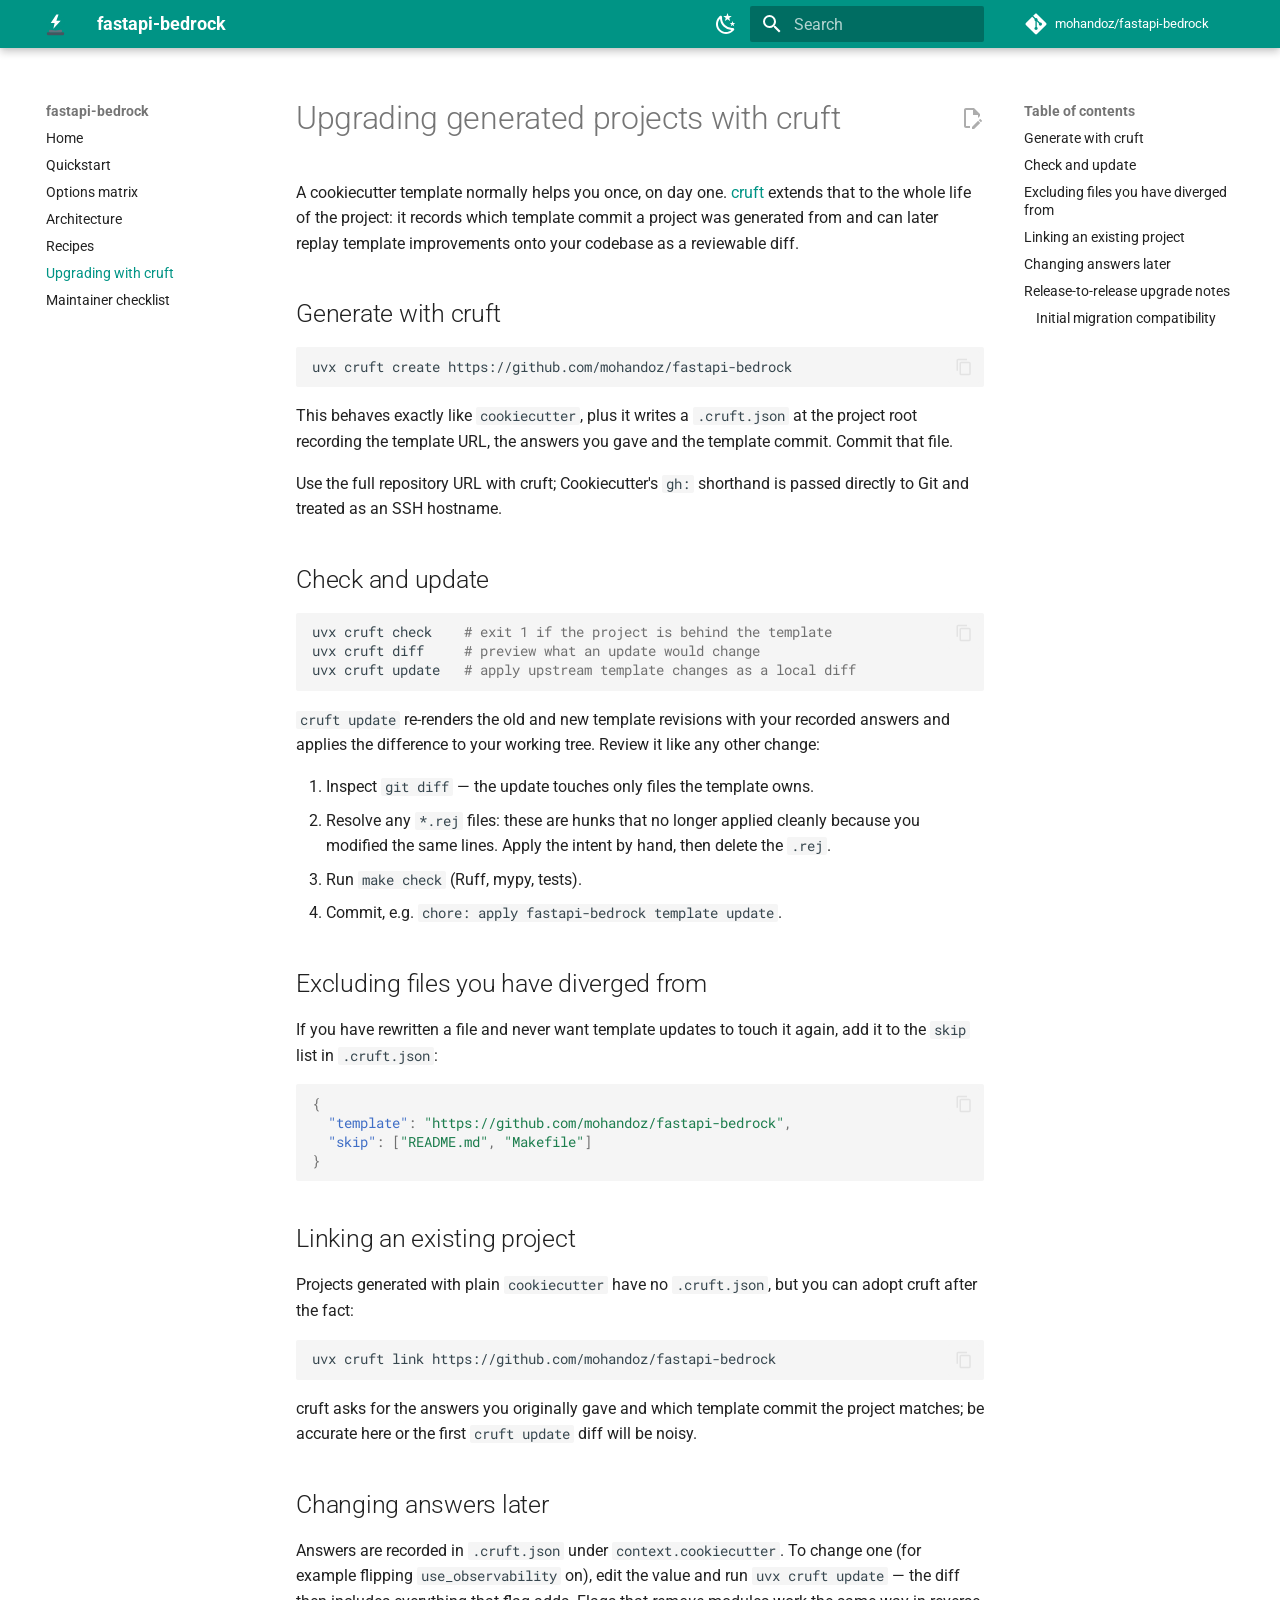
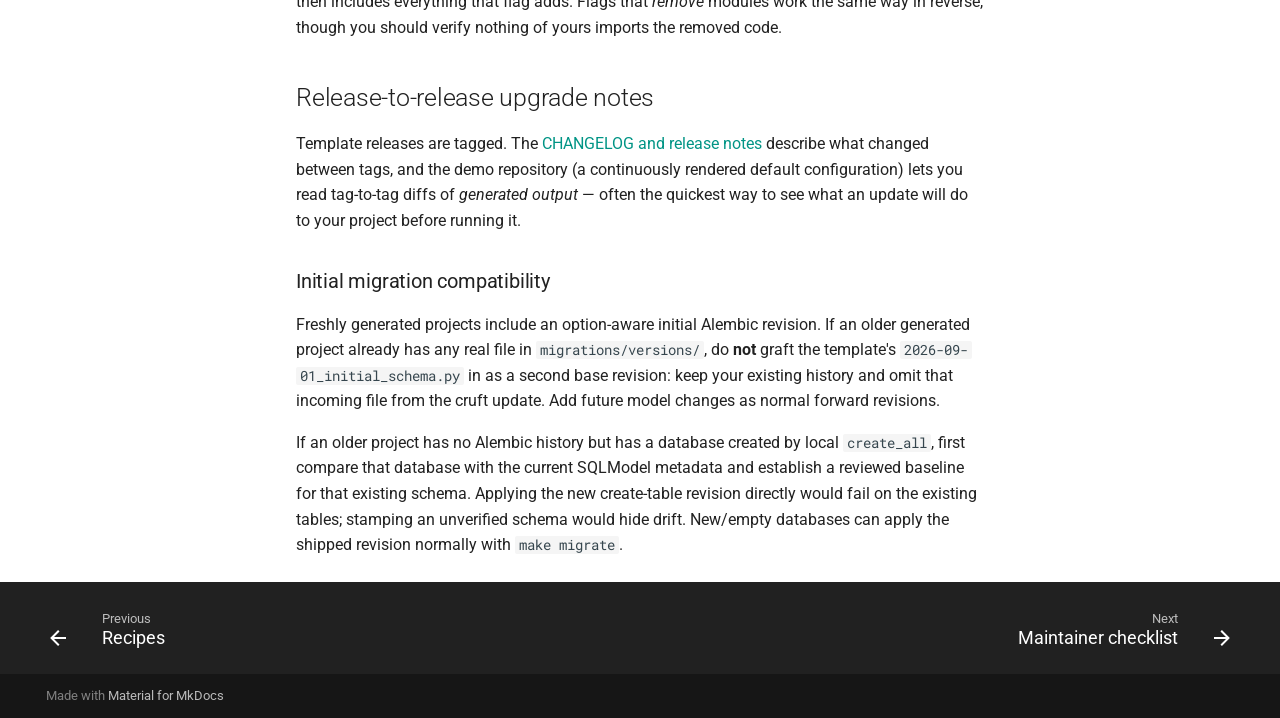
<file: upgrading/index.html>
<!doctype html>
<html lang="en" class="no-js">
  <head>
    
      <meta charset="utf-8">
      <meta name="viewport" content="width=device-width,initial-scale=1">
      
        <meta name="description" content="Production-ready FastAPI + Domain-Driven Design cookiecutter template: async SQLModel, JWT auth, Temporal workflows, transactional outbox events, OpenTelemetry — composed feature by feature.">
      
      
      
        <link rel="canonical" href="https://mohandoz.github.io/fastapi-bedrock/upgrading/">
      
      
        <link rel="prev" href="../recipes/">
      
      
        <link rel="next" href="../maintainer-checklist/">
      
      
        
      
      
      <link rel="icon" href="../assets/favicon.svg">
      <meta name="generator" content="mkdocs-1.6.1, mkdocs-material-9.8.0">
    
    
      
        <title>Upgrading with cruft - fastapi-bedrock</title>
      
    
    
      <link rel="stylesheet" href="../assets/stylesheets/main.57a0d79d.min.css">
      
        
        <link rel="stylesheet" href="../assets/stylesheets/palette.fb2fffe2.min.css">
      
      


    
    
      
    
    
      
        
        
        <link rel="preconnect" href="https://fonts.gstatic.com" crossorigin>
        <link rel="stylesheet" href="https://fonts.googleapis.com/css?family=Roboto:300,300i,400,400i,700,700i%7CRoboto+Mono:400,400i,700,700i&display=fallback">
        <style>:root{--md-text-font:"Roboto";--md-code-font:"Roboto Mono"}</style>
      
    
    
      <link rel="stylesheet" href="../stylesheets/extra.css">
    
    <script>__md_scope=new URL("..",location),__md_hash=e=>[...e].reduce(((e,_)=>(e<<5)-e+_.charCodeAt(0)),0),__md_get=(e,_=localStorage,t=__md_scope)=>JSON.parse(_.getItem(t.pathname+"."+e)),__md_set=(e,_,t=localStorage,a=__md_scope)=>{try{t.setItem(a.pathname+"."+e,JSON.stringify(_))}catch(e){}}</script>
    
      

    
    
  </head>
  
  
    
    
      
    
    
    
    
    <body dir="ltr" data-md-color-scheme="default" data-md-color-primary="custom" data-md-color-accent="custom">
  
    
    <input class="md-toggle" data-md-toggle="drawer" type="checkbox" id="__drawer" autocomplete="off">
    <input class="md-toggle" data-md-toggle="search" type="checkbox" id="__search" autocomplete="off">
    <label class="md-overlay" for="__drawer"></label>
    <div data-md-component="skip">
      
        
        <a href="#upgrading-generated-projects-with-cruft" class="md-skip">
          Skip to content
        </a>
      
    </div>
    <div data-md-component="announce">
      
    </div>
    
    
      

  

<header class="md-header md-header--shadow" data-md-component="header">
  <nav class="md-header__inner md-grid" aria-label="Header">
    <a href=".." title="fastapi-bedrock" class="md-header__button md-logo" aria-label="fastapi-bedrock" data-md-component="logo">
      
  <img src="../assets/mark.svg" alt="logo">

    </a>
    <label class="md-header__button md-icon" for="__drawer">
      
      <svg xmlns="http://www.w3.org/2000/svg" viewBox="0 0 24 24"><path d="M3 6h18v2H3zm0 5h18v2H3zm0 5h18v2H3z"/></svg>
    </label>
    <div class="md-header__title" data-md-component="header-title">
      <div class="md-header__ellipsis">
        <div class="md-header__topic">
          <span class="md-ellipsis">
            fastapi-bedrock
          </span>
        </div>
        <div class="md-header__topic" data-md-component="header-topic">
          <span class="md-ellipsis">
            
              Upgrading with cruft
            
          </span>
        </div>
      </div>
    </div>
    
      
        <form class="md-header__option" data-md-component="palette">
  
    
    
    
    <input class="md-option" data-md-color-media="(prefers-color-scheme: light)" data-md-color-scheme="default" data-md-color-primary="custom" data-md-color-accent="custom"  aria-label="Switch to dark mode"  type="radio" name="__palette" id="__palette_0">
    
      <label class="md-header__button md-icon" title="Switch to dark mode" for="__palette_1" hidden>
        <svg xmlns="http://www.w3.org/2000/svg" viewBox="0 0 24 24"><path d="m17.75 4.09-2.53 1.94.91 3.06-2.63-1.81-2.63 1.81.91-3.06-2.53-1.94L12.44 4l1.06-3 1.06 3zm3.5 6.91-1.64 1.25.59 1.98-1.7-1.17-1.7 1.17.59-1.98L15.75 11l2.06-.05L18.5 9l.69 1.95zm-2.28 4.95c.83-.08 1.72 1.1 1.19 1.85-.32.45-.66.87-1.08 1.27C15.17 23 8.84 23 4.94 19.07c-3.91-3.9-3.91-10.24 0-14.14.4-.4.82-.76 1.27-1.08.75-.53 1.93.36 1.85 1.19-.27 2.86.69 5.83 2.89 8.02a9.96 9.96 0 0 0 8.02 2.89m-1.64 2.02a12.08 12.08 0 0 1-7.8-3.47c-2.17-2.19-3.33-5-3.49-7.82-2.81 3.14-2.7 7.96.31 10.98 3.02 3.01 7.84 3.12 10.98.31"/></svg>
      </label>
    
  
    
    
    
    <input class="md-option" data-md-color-media="(prefers-color-scheme: dark)" data-md-color-scheme="slate" data-md-color-primary="custom" data-md-color-accent="custom"  aria-label="Switch to light mode"  type="radio" name="__palette" id="__palette_1">
    
      <label class="md-header__button md-icon" title="Switch to light mode" for="__palette_0" hidden>
        <svg xmlns="http://www.w3.org/2000/svg" viewBox="0 0 24 24"><path d="M12 7a5 5 0 0 1 5 5 5 5 0 0 1-5 5 5 5 0 0 1-5-5 5 5 0 0 1 5-5m0 2a3 3 0 0 0-3 3 3 3 0 0 0 3 3 3 3 0 0 0 3-3 3 3 0 0 0-3-3m0-7 2.39 3.42C13.65 5.15 12.84 5 12 5s-1.65.15-2.39.42zM3.34 7l4.16-.35A7.2 7.2 0 0 0 5.94 8.5c-.44.74-.69 1.5-.83 2.29zm.02 10 1.76-3.77a7.131 7.131 0 0 0 2.38 4.14zM20.65 7l-1.77 3.79a7.02 7.02 0 0 0-2.38-4.15zm-.01 10-4.14.36c.59-.51 1.12-1.14 1.54-1.86.42-.73.69-1.5.83-2.29zM12 22l-2.41-3.44c.74.27 1.55.44 2.41.44.82 0 1.63-.17 2.37-.44z"/></svg>
      </label>
    
  
</form>
      
    
    
      <script>var palette=__md_get("__palette");if(palette&&palette.color){if("(prefers-color-scheme)"===palette.color.media){var media=matchMedia("(prefers-color-scheme: light)"),input=document.querySelector(media.matches?"[data-md-color-media='(prefers-color-scheme: light)']":"[data-md-color-media='(prefers-color-scheme: dark)']");palette.color.media=input.getAttribute("data-md-color-media"),palette.color.scheme=input.getAttribute("data-md-color-scheme"),palette.color.primary=input.getAttribute("data-md-color-primary"),palette.color.accent=input.getAttribute("data-md-color-accent")}for(var[key,value]of Object.entries(palette.color))document.body.setAttribute("data-md-color-"+key,value)}</script>
    
    
    
      
      
        <label class="md-header__button md-icon" for="__search">
          
          <svg xmlns="http://www.w3.org/2000/svg" viewBox="0 0 24 24"><path d="M9.5 3A6.5 6.5 0 0 1 16 9.5c0 1.61-.59 3.09-1.56 4.23l.27.27h.79l5 5-1.5 1.5-5-5v-.79l-.27-.27A6.52 6.52 0 0 1 9.5 16 6.5 6.5 0 0 1 3 9.5 6.5 6.5 0 0 1 9.5 3m0 2C7 5 5 7 5 9.5S7 14 9.5 14 14 12 14 9.5 12 5 9.5 5"/></svg>
        </label>
        <div class="md-search" data-md-component="search" role="dialog">
  <label class="md-search__overlay" for="__search"></label>
  <div class="md-search__inner" role="search">
    <form class="md-search__form" name="search">
      <input type="text" class="md-search__input" name="query" aria-label="Search" placeholder="Search" autocapitalize="off" autocorrect="off" autocomplete="off" spellcheck="false" data-md-component="search-query" required>
      <label class="md-search__icon md-icon" for="__search">
        
        <svg xmlns="http://www.w3.org/2000/svg" viewBox="0 0 24 24"><path d="M9.5 3A6.5 6.5 0 0 1 16 9.5c0 1.61-.59 3.09-1.56 4.23l.27.27h.79l5 5-1.5 1.5-5-5v-.79l-.27-.27A6.52 6.52 0 0 1 9.5 16 6.5 6.5 0 0 1 3 9.5 6.5 6.5 0 0 1 9.5 3m0 2C7 5 5 7 5 9.5S7 14 9.5 14 14 12 14 9.5 12 5 9.5 5"/></svg>
        
        <svg xmlns="http://www.w3.org/2000/svg" viewBox="0 0 24 24"><path d="M20 11v2H8l5.5 5.5-1.42 1.42L4.16 12l7.92-7.92L13.5 5.5 8 11z"/></svg>
      </label>
      <nav class="md-search__options" aria-label="Search">
        
        <button type="reset" class="md-search__icon md-icon" title="Clear" aria-label="Clear" tabindex="-1">
          
          <svg xmlns="http://www.w3.org/2000/svg" viewBox="0 0 24 24"><path d="M19 6.41 17.59 5 12 10.59 6.41 5 5 6.41 10.59 12 5 17.59 6.41 19 12 13.41 17.59 19 19 17.59 13.41 12z"/></svg>
        </button>
      </nav>
      
        <div class="md-search__suggest" data-md-component="search-suggest"></div>
      
    </form>
    <div class="md-search__output">
      <div class="md-search__scrollwrap" tabindex="0" data-md-scrollfix>
        <div class="md-search-result" data-md-component="search-result">
          <div class="md-search-result__meta">
            Initializing search
          </div>
          <ol class="md-search-result__list" role="presentation"></ol>
        </div>
      </div>
    </div>
  </div>
</div>
      
    
    
      <div class="md-header__source">
        <a href="https://github.com/mohandoz/fastapi-bedrock" title="Go to repository" class="md-source" data-md-component="source">
  <div class="md-source__icon md-icon">
    
    <svg xmlns="http://www.w3.org/2000/svg" viewBox="0 0 448 512"><!--! Font Awesome Free 7.1.0 by @fontawesome - https://fontawesome.com License - https://fontawesome.com/license/free (Icons: CC BY 4.0, Fonts: SIL OFL 1.1, Code: MIT License) Copyright 2025 Fonticons, Inc.--><path d="M439.6 236.1 244 40.5c-5.4-5.5-12.8-8.5-20.4-8.5s-15 3-20.4 8.4L162.5 81l51.5 51.5c27.1-9.1 52.7 16.8 43.4 43.7l49.7 49.7c34.2-11.8 61.2 31 35.5 56.7-26.5 26.5-70.2-2.9-56-37.3L240.3 199v121.9c25.3 12.5 22.3 41.8 9.1 55-6.4 6.4-15.2 10.1-24.3 10.1s-17.8-3.6-24.3-10.1c-17.6-17.6-11.1-46.9 11.2-56v-123c-20.8-8.5-24.6-30.7-18.6-45L142.6 101 8.5 235.1C3 240.6 0 247.9 0 255.5s3 15 8.5 20.4l195.6 195.7c5.4 5.4 12.7 8.4 20.4 8.4s15-3 20.4-8.4l194.7-194.7c5.4-5.4 8.4-12.8 8.4-20.4s-3-15-8.4-20.4"/></svg>
  </div>
  <div class="md-source__repository">
    mohandoz/fastapi-bedrock
  </div>
</a>
      </div>
    
  </nav>
  
</header>
    
    <div class="md-container" data-md-component="container">
      
      
        
          
        
      
      <main class="md-main" data-md-component="main">
        <div class="md-main__inner md-grid">
          
            
              
              <div class="md-sidebar md-sidebar--primary" data-md-component="sidebar" data-md-type="navigation" >
                <div class="md-sidebar__scrollwrap">
                  <div class="md-sidebar__inner">
                    



<nav class="md-nav md-nav--primary" aria-label="Navigation" data-md-level="0">
  <label class="md-nav__title" for="__drawer">
    <a href=".." title="fastapi-bedrock" class="md-nav__button md-logo" aria-label="fastapi-bedrock" data-md-component="logo">
      
  <img src="../assets/mark.svg" alt="logo">

    </a>
    fastapi-bedrock
  </label>
  
    <div class="md-nav__source">
      <a href="https://github.com/mohandoz/fastapi-bedrock" title="Go to repository" class="md-source" data-md-component="source">
  <div class="md-source__icon md-icon">
    
    <svg xmlns="http://www.w3.org/2000/svg" viewBox="0 0 448 512"><!--! Font Awesome Free 7.1.0 by @fontawesome - https://fontawesome.com License - https://fontawesome.com/license/free (Icons: CC BY 4.0, Fonts: SIL OFL 1.1, Code: MIT License) Copyright 2025 Fonticons, Inc.--><path d="M439.6 236.1 244 40.5c-5.4-5.5-12.8-8.5-20.4-8.5s-15 3-20.4 8.4L162.5 81l51.5 51.5c27.1-9.1 52.7 16.8 43.4 43.7l49.7 49.7c34.2-11.8 61.2 31 35.5 56.7-26.5 26.5-70.2-2.9-56-37.3L240.3 199v121.9c25.3 12.5 22.3 41.8 9.1 55-6.4 6.4-15.2 10.1-24.3 10.1s-17.8-3.6-24.3-10.1c-17.6-17.6-11.1-46.9 11.2-56v-123c-20.8-8.5-24.6-30.7-18.6-45L142.6 101 8.5 235.1C3 240.6 0 247.9 0 255.5s3 15 8.5 20.4l195.6 195.7c5.4 5.4 12.7 8.4 20.4 8.4s15-3 20.4-8.4l194.7-194.7c5.4-5.4 8.4-12.8 8.4-20.4s-3-15-8.4-20.4"/></svg>
  </div>
  <div class="md-source__repository">
    mohandoz/fastapi-bedrock
  </div>
</a>
    </div>
  
  <ul class="md-nav__list" data-md-scrollfix>
    
      
      
  
  
  
  
    <li class="md-nav__item">
      <a href=".." class="md-nav__link">
        
  
  
  <span class="md-ellipsis">
    
  
    Home
  

    
  </span>
  
  

      </a>
    </li>
  

    
      
      
  
  
  
  
    <li class="md-nav__item">
      <a href="../quickstart/" class="md-nav__link">
        
  
  
  <span class="md-ellipsis">
    
  
    Quickstart
  

    
  </span>
  
  

      </a>
    </li>
  

    
      
      
  
  
  
  
    <li class="md-nav__item">
      <a href="../options/" class="md-nav__link">
        
  
  
  <span class="md-ellipsis">
    
  
    Options matrix
  

    
  </span>
  
  

      </a>
    </li>
  

    
      
      
  
  
  
  
    <li class="md-nav__item">
      <a href="../architecture/" class="md-nav__link">
        
  
  
  <span class="md-ellipsis">
    
  
    Architecture
  

    
  </span>
  
  

      </a>
    </li>
  

    
      
      
  
  
  
  
    <li class="md-nav__item">
      <a href="../recipes/" class="md-nav__link">
        
  
  
  <span class="md-ellipsis">
    
  
    Recipes
  

    
  </span>
  
  

      </a>
    </li>
  

    
      
      
  
  
    
  
  
  
    <li class="md-nav__item md-nav__item--active">
      
      <input class="md-nav__toggle md-toggle" type="checkbox" id="__toc">
      
      
        
      
      
        <label class="md-nav__link md-nav__link--active" for="__toc">
          
  
  
  <span class="md-ellipsis">
    
  
    Upgrading with cruft
  

    
  </span>
  
  

          <span class="md-nav__icon md-icon"></span>
        </label>
      
      <a href="./" class="md-nav__link md-nav__link--active">
        
  
  
  <span class="md-ellipsis">
    
  
    Upgrading with cruft
  

    
  </span>
  
  

      </a>
      
        

<nav class="md-nav md-nav--secondary" aria-label="Table of contents">
  
  
  
    
  
  
    <label class="md-nav__title" for="__toc">
      <span class="md-nav__icon md-icon"></span>
      Table of contents
    </label>
    <ul class="md-nav__list" data-md-component="toc" data-md-scrollfix>
      
        <li class="md-nav__item">
  <a href="#generate-with-cruft" class="md-nav__link">
    <span class="md-ellipsis">
      
        Generate with cruft
      
    </span>
  </a>
  
</li>
      
        <li class="md-nav__item">
  <a href="#check-and-update" class="md-nav__link">
    <span class="md-ellipsis">
      
        Check and update
      
    </span>
  </a>
  
</li>
      
        <li class="md-nav__item">
  <a href="#excluding-files-you-have-diverged-from" class="md-nav__link">
    <span class="md-ellipsis">
      
        Excluding files you have diverged from
      
    </span>
  </a>
  
</li>
      
        <li class="md-nav__item">
  <a href="#linking-an-existing-project" class="md-nav__link">
    <span class="md-ellipsis">
      
        Linking an existing project
      
    </span>
  </a>
  
</li>
      
        <li class="md-nav__item">
  <a href="#changing-answers-later" class="md-nav__link">
    <span class="md-ellipsis">
      
        Changing answers later
      
    </span>
  </a>
  
</li>
      
        <li class="md-nav__item">
  <a href="#release-to-release-upgrade-notes" class="md-nav__link">
    <span class="md-ellipsis">
      
        Release-to-release upgrade notes
      
    </span>
  </a>
  
    <nav class="md-nav" aria-label="Release-to-release upgrade notes">
      <ul class="md-nav__list">
        
          <li class="md-nav__item">
  <a href="#initial-migration-compatibility" class="md-nav__link">
    <span class="md-ellipsis">
      
        Initial migration compatibility
      
    </span>
  </a>
  
</li>
        
      </ul>
    </nav>
  
</li>
      
    </ul>
  
</nav>
      
    </li>
  

    
      
      
  
  
  
  
    <li class="md-nav__item">
      <a href="../maintainer-checklist/" class="md-nav__link">
        
  
  
  <span class="md-ellipsis">
    
  
    Maintainer checklist
  

    
  </span>
  
  

      </a>
    </li>
  

    
  </ul>
</nav>
                  </div>
                </div>
              </div>
            
            
              
              <div class="md-sidebar md-sidebar--secondary" data-md-component="sidebar" data-md-type="toc" >
                <div class="md-sidebar__scrollwrap">
                  <div class="md-sidebar__inner">
                    

<nav class="md-nav md-nav--secondary" aria-label="Table of contents">
  
  
  
    
  
  
    <label class="md-nav__title" for="__toc">
      <span class="md-nav__icon md-icon"></span>
      Table of contents
    </label>
    <ul class="md-nav__list" data-md-component="toc" data-md-scrollfix>
      
        <li class="md-nav__item">
  <a href="#generate-with-cruft" class="md-nav__link">
    <span class="md-ellipsis">
      
        Generate with cruft
      
    </span>
  </a>
  
</li>
      
        <li class="md-nav__item">
  <a href="#check-and-update" class="md-nav__link">
    <span class="md-ellipsis">
      
        Check and update
      
    </span>
  </a>
  
</li>
      
        <li class="md-nav__item">
  <a href="#excluding-files-you-have-diverged-from" class="md-nav__link">
    <span class="md-ellipsis">
      
        Excluding files you have diverged from
      
    </span>
  </a>
  
</li>
      
        <li class="md-nav__item">
  <a href="#linking-an-existing-project" class="md-nav__link">
    <span class="md-ellipsis">
      
        Linking an existing project
      
    </span>
  </a>
  
</li>
      
        <li class="md-nav__item">
  <a href="#changing-answers-later" class="md-nav__link">
    <span class="md-ellipsis">
      
        Changing answers later
      
    </span>
  </a>
  
</li>
      
        <li class="md-nav__item">
  <a href="#release-to-release-upgrade-notes" class="md-nav__link">
    <span class="md-ellipsis">
      
        Release-to-release upgrade notes
      
    </span>
  </a>
  
    <nav class="md-nav" aria-label="Release-to-release upgrade notes">
      <ul class="md-nav__list">
        
          <li class="md-nav__item">
  <a href="#initial-migration-compatibility" class="md-nav__link">
    <span class="md-ellipsis">
      
        Initial migration compatibility
      
    </span>
  </a>
  
</li>
        
      </ul>
    </nav>
  
</li>
      
    </ul>
  
</nav>
                  </div>
                </div>
              </div>
            
          
          
            <div class="md-content" data-md-component="content">
              
              <article class="md-content__inner md-typeset">
                
                  


  
    <a href="https://github.com/mohandoz/fastapi-bedrock/edit/main/docs/upgrading.md" title="Edit this page" class="md-content__button md-icon" rel="edit">
      
      <svg xmlns="http://www.w3.org/2000/svg" viewBox="0 0 24 24"><path d="M10 20H6V4h7v5h5v3.1l2-2V8l-6-6H6c-1.1 0-2 .9-2 2v16c0 1.1.9 2 2 2h4zm10.2-7c.1 0 .3.1.4.2l1.3 1.3c.2.2.2.6 0 .8l-1 1-2.1-2.1 1-1c.1-.1.2-.2.4-.2m0 3.9L14.1 23H12v-2.1l6.1-6.1z"/></svg>
    </a>
  
  


<h1 id="upgrading-generated-projects-with-cruft">Upgrading generated projects with cruft<a class="headerlink" href="#upgrading-generated-projects-with-cruft" title="Permanent link">&para;</a></h1>
<p>A cookiecutter template normally helps you once, on day one.
<a href="https://cruft.github.io/cruft/">cruft</a> extends that to the whole life of the
project: it records which template commit a project was generated from and can
later replay template improvements onto your codebase as a reviewable diff.</p>
<h2 id="generate-with-cruft">Generate with cruft<a class="headerlink" href="#generate-with-cruft" title="Permanent link">&para;</a></h2>
<div class="highlight"><pre><span></span><code><a id="__codelineno-0-1" name="__codelineno-0-1" href="#__codelineno-0-1"></a>uvx<span class="w"> </span>cruft<span class="w"> </span>create<span class="w"> </span>https://github.com/mohandoz/fastapi-bedrock
</code></pre></div>
<p>This behaves exactly like <code>cookiecutter</code>, plus it writes a <code>.cruft.json</code> at
the project root recording the template URL, the answers you gave and the
template commit. Commit that file.</p>
<p>Use the full repository URL with cruft; Cookiecutter's <code>gh:</code> shorthand is
passed directly to Git and treated as an SSH hostname.</p>
<h2 id="check-and-update">Check and update<a class="headerlink" href="#check-and-update" title="Permanent link">&para;</a></h2>
<div class="highlight"><pre><span></span><code><a id="__codelineno-1-1" name="__codelineno-1-1" href="#__codelineno-1-1"></a>uvx<span class="w"> </span>cruft<span class="w"> </span>check<span class="w">    </span><span class="c1"># exit 1 if the project is behind the template</span>
<a id="__codelineno-1-2" name="__codelineno-1-2" href="#__codelineno-1-2"></a>uvx<span class="w"> </span>cruft<span class="w"> </span>diff<span class="w">     </span><span class="c1"># preview what an update would change</span>
<a id="__codelineno-1-3" name="__codelineno-1-3" href="#__codelineno-1-3"></a>uvx<span class="w"> </span>cruft<span class="w"> </span>update<span class="w">   </span><span class="c1"># apply upstream template changes as a local diff</span>
</code></pre></div>
<p><code>cruft update</code> re-renders the old and new template revisions with your
recorded answers and applies the difference to your working tree. Review it
like any other change:</p>
<ol>
<li>Inspect <code>git diff</code> — the update touches only files the template owns.</li>
<li>Resolve any <code>*.rej</code> files: these are hunks that no longer applied cleanly
   because you modified the same lines. Apply the intent by hand, then delete
   the <code>.rej</code>.</li>
<li>Run <code>make check</code> (Ruff, mypy, tests).</li>
<li>Commit, e.g. <code>chore: apply fastapi-bedrock template update</code>.</li>
</ol>
<h2 id="excluding-files-you-have-diverged-from">Excluding files you have diverged from<a class="headerlink" href="#excluding-files-you-have-diverged-from" title="Permanent link">&para;</a></h2>
<p>If you have rewritten a file and never want template updates to touch it
again, add it to the <code>skip</code> list in <code>.cruft.json</code>:</p>
<div class="highlight"><pre><span></span><code><a id="__codelineno-2-1" name="__codelineno-2-1" href="#__codelineno-2-1"></a><span class="p">{</span>
<a id="__codelineno-2-2" name="__codelineno-2-2" href="#__codelineno-2-2"></a><span class="w">  </span><span class="nt">"template"</span><span class="p">:</span><span class="w"> </span><span class="s2">"https://github.com/mohandoz/fastapi-bedrock"</span><span class="p">,</span>
<a id="__codelineno-2-3" name="__codelineno-2-3" href="#__codelineno-2-3"></a><span class="w">  </span><span class="nt">"skip"</span><span class="p">:</span><span class="w"> </span><span class="p">[</span><span class="s2">"README.md"</span><span class="p">,</span><span class="w"> </span><span class="s2">"Makefile"</span><span class="p">]</span>
<a id="__codelineno-2-4" name="__codelineno-2-4" href="#__codelineno-2-4"></a><span class="p">}</span>
</code></pre></div>
<h2 id="linking-an-existing-project">Linking an existing project<a class="headerlink" href="#linking-an-existing-project" title="Permanent link">&para;</a></h2>
<p>Projects generated with plain <code>cookiecutter</code> have no <code>.cruft.json</code>, but you
can adopt cruft after the fact:</p>
<div class="highlight"><pre><span></span><code><a id="__codelineno-3-1" name="__codelineno-3-1" href="#__codelineno-3-1"></a>uvx<span class="w"> </span>cruft<span class="w"> </span>link<span class="w"> </span>https://github.com/mohandoz/fastapi-bedrock
</code></pre></div>
<p>cruft asks for the answers you originally gave and which template commit the
project matches; be accurate here or the first <code>cruft update</code> diff will be
noisy.</p>
<h2 id="changing-answers-later">Changing answers later<a class="headerlink" href="#changing-answers-later" title="Permanent link">&para;</a></h2>
<p>Answers are recorded in <code>.cruft.json</code> under <code>context.cookiecutter</code>. To change
one (for example flipping <code>use_observability</code> on), edit the value and run
<code>uvx cruft update</code> — the diff then includes everything that flag adds. Flags
that <em>remove</em> modules work the same way in reverse, though you should verify
nothing of yours imports the removed code.</p>
<h2 id="release-to-release-upgrade-notes">Release-to-release upgrade notes<a class="headerlink" href="#release-to-release-upgrade-notes" title="Permanent link">&para;</a></h2>
<p>Template releases are tagged. The
<a href="https://github.com/mohandoz/fastapi-bedrock/releases">CHANGELOG and release notes</a>
describe what changed between tags, and the demo repository (a continuously
rendered default configuration) lets you read tag-to-tag diffs of <em>generated
output</em> — often the quickest way to see what an update will do to your
project before running it.</p>
<h3 id="initial-migration-compatibility">Initial migration compatibility<a class="headerlink" href="#initial-migration-compatibility" title="Permanent link">&para;</a></h3>
<p>Freshly generated projects include an option-aware initial Alembic revision.
If an older generated project already has any real file in
<code>migrations/versions/</code>, do <strong>not</strong> graft the template's
<code>2026-09-01_initial_schema.py</code> in as a second base revision: keep your existing
history and omit that incoming file from the cruft update. Add future model
changes as normal forward revisions.</p>
<p>If an older project has no Alembic history but has a database created by local
<code>create_all</code>, first compare that database with the current SQLModel metadata and
establish a reviewed baseline for that existing schema. Applying the new
create-table revision directly would fail on the existing tables; stamping an
unverified schema would hide drift. New/empty databases can apply the shipped
revision normally with <code>make migrate</code>.</p>












                
              </article>
            </div>
          
          
<script>var target=document.getElementById(location.hash.slice(1));target&&target.name&&(target.checked=target.name.startsWith("__tabbed_"))</script>
        </div>
        
          <button type="button" class="md-top md-icon" data-md-component="top" hidden>
  
  <svg xmlns="http://www.w3.org/2000/svg" viewBox="0 0 24 24"><path d="M13 20h-2V8l-5.5 5.5-1.42-1.42L12 4.16l7.92 7.92-1.42 1.42L13 8z"/></svg>
  Back to top
</button>
        
      </main>
      
        <footer class="md-footer">
  
    
      
      <nav class="md-footer__inner md-grid" aria-label="Footer" >
        
          
          <a href="../recipes/" class="md-footer__link md-footer__link--prev" aria-label="Previous: Recipes">
            <div class="md-footer__button md-icon">
              
              <svg xmlns="http://www.w3.org/2000/svg" viewBox="0 0 24 24"><path d="M20 11v2H8l5.5 5.5-1.42 1.42L4.16 12l7.92-7.92L13.5 5.5 8 11z"/></svg>
            </div>
            <div class="md-footer__title">
              <span class="md-footer__direction">
                Previous
              </span>
              <div class="md-ellipsis">
                Recipes
              </div>
            </div>
          </a>
        
        
          
          <a href="../maintainer-checklist/" class="md-footer__link md-footer__link--next" aria-label="Next: Maintainer checklist">
            <div class="md-footer__title">
              <span class="md-footer__direction">
                Next
              </span>
              <div class="md-ellipsis">
                Maintainer checklist
              </div>
            </div>
            <div class="md-footer__button md-icon">
              
              <svg xmlns="http://www.w3.org/2000/svg" viewBox="0 0 24 24"><path d="M4 11v2h12l-5.5 5.5 1.42 1.42L19.84 12l-7.92-7.92L10.5 5.5 16 11z"/></svg>
            </div>
          </a>
        
      </nav>
    
  
  <div class="md-footer-meta md-typeset">
    <div class="md-footer-meta__inner md-grid">
      <div class="md-copyright">
  
  
    Made with
    <a href="https://squidfunk.github.io/mkdocs-material/" target="_blank" rel="noopener">
      Material for MkDocs
    </a>
  
</div>
      
    </div>
  </div>
</footer>
      
    </div>
    <div class="md-dialog" data-md-component="dialog">
      <div class="md-dialog__inner md-typeset"></div>
    </div>
    
    
    
      
      
      <script id="__config" type="application/json">{"annotate": null, "base": "..", "features": ["navigation.instant", "navigation.tracking", "navigation.top", "navigation.footer", "content.code.copy", "content.action.edit", "search.suggest", "search.highlight"], "search": "../assets/javascripts/workers/search.a7633da7.min.js", "tags": null, "translations": {"clipboard.copied": "Copied to clipboard", "clipboard.copy": "Copy to clipboard", "search.result.more.one": "1 more on this page", "search.result.more.other": "# more on this page", "search.result.none": "No matching documents", "search.result.one": "1 matching document", "search.result.other": "# matching documents", "search.result.placeholder": "Type to start searching", "search.result.term.missing": "Missing", "select.version": "Select version"}, "version": null}</script>
    
    
      <script src="../assets/javascripts/bundle.c21346df.min.js"></script>
      
    
  </body>
</html>
</file>
<file: stylesheets/extra.css>
/* fastapi-bedrock brand palette (see assets/logo.svg). */
:root {
  --md-primary-fg-color: #009485;
  --md-primary-fg-color--light: #33b3a6;
  --md-primary-fg-color--dark: #00776b;
  --md-accent-fg-color: #00b3a1;
}

[data-md-color-scheme="slate"] {
  --md-primary-fg-color: #009485;
  --md-primary-fg-color--light: #33b3a6;
  --md-primary-fg-color--dark: #00776b;
  --md-accent-fg-color: #33b3a6;
}
</file>
<file: assets/stylesheets/main.57a0d79d.min.css>
@charset "UTF-8";html{box-sizing:border-box;-webkit-text-size-adjust:none;-moz-text-size-adjust:none;text-size-adjust:none}*,:after,:before{box-sizing:inherit}@media(prefers-reduced-motion){*,:after,:before{transition:none!important}}body{margin:0;-webkit-font-smoothing:antialiased;-moz-osx-font-smoothing:grayscale;--md-text-font-family:var(--md-text-font, _),
    -apple-system, BlinkMacSystemFont, Helvetica, Arial, sans-serif;--md-code-font-family:var(--md-code-font, _),
    SFMono-Regular, Consolas, Menlo, monospace}.md-typeset code:not(.focus-visible),a,button,input,label{-webkit-tap-highlight-color:transparent}a{color:inherit;text-decoration:none}hr{box-sizing:initial;display:block;height:.05rem;padding:0;overflow:visible;border:0}small{font-size:80%}sub,sup{line-height:1em}img{border-style:none}table{border-spacing:0;border-collapse:initial}td,th{font-weight:400;vertical-align:top}button{padding:0;margin:0;font-family:inherit;font-size:inherit;background:#0000;border:0}input{border:0;outline:none}:root{--md-primary-fg-color:#4051b5;--md-primary-fg-color--light:#5d6cc0;--md-primary-fg-color--dark:#303fa1;--md-primary-bg-color:#fff;--md-primary-bg-color--light:#ffffffb3;--md-accent-fg-color:#526cfe;--md-accent-fg-color--transparent:#526cfe1a;--md-accent-bg-color:#fff;--md-accent-bg-color--light:#ffffffb3;--md-typeset-table-sort-icon:url("data:image/svg+xml;charset=utf-8,<svg xmlns='http://www.w3.org/2000/svg' viewBox='0 0 24 24'><path d='m18 21-4-4h3V7h-3l4-4 4 4h-3v10h3M2 19v-2h10v2M2 13v-2h7v2M2 7V5h4v2z'/></svg>");--md-typeset-table-sort-icon--asc:url("data:image/svg+xml;charset=utf-8,<svg xmlns='http://www.w3.org/2000/svg' viewBox='0 0 24 24'><path d='M19 17h3l-4 4-4-4h3V3h2M2 17h10v2H2M6 5v2H2V5m0 6h7v2H2z'/></svg>");--md-typeset-table-sort-icon--desc:url("data:image/svg+xml;charset=utf-8,<svg xmlns='http://www.w3.org/2000/svg' viewBox='0 0 24 24'><path d='M19 7h3l-4-4-4 4h3v14h2M2 17h10v2H2M6 5v2H2V5m0 6h7v2H2z'/></svg>")}[data-md-color-scheme=default]{color-scheme:light}[data-md-color-scheme=default] img[src$="#gh-dark-mode-only"],[data-md-color-scheme=default] img[src$="#only-dark"]{display:none}:root,[data-md-color-scheme=default]{--md-hue:225deg;--md-default-fg-color:#000000de;--md-default-fg-color--light:#0000008a;--md-default-fg-color--lighter:#00000052;--md-default-fg-color--lightest:#00000012;--md-default-bg-color:#fff;--md-default-bg-color--light:#ffffffb3;--md-default-bg-color--lighter:#ffffff4d;--md-default-bg-color--lightest:#ffffff1f;--md-code-fg-color:#36464e;--md-code-bg-color:#f5f5f5;--md-code-bg-color--light:#f5f5f5b3;--md-code-bg-color--lighter:#f5f5f54d;--md-code-hl-color:#4287ff;--md-code-hl-color--light:#4287ff1a;--md-code-hl-number-color:#d52a2a;--md-code-hl-special-color:#db1457;--md-code-hl-function-color:#a846b9;--md-code-hl-constant-color:#6e59d9;--md-code-hl-keyword-color:#3f6ec6;--md-code-hl-string-color:#1c7d4d;--md-code-hl-name-color:var(--md-code-fg-color);--md-code-hl-operator-color:var(--md-default-fg-color--light);--md-code-hl-punctuation-color:var(--md-default-fg-color--light);--md-code-hl-comment-color:var(--md-default-fg-color--light);--md-code-hl-generic-color:var(--md-default-fg-color--light);--md-code-hl-variable-color:var(--md-default-fg-color--light);--md-typeset-color:var(--md-default-fg-color);--md-typeset-a-color:var(--md-primary-fg-color);--md-typeset-del-color:#f5503d26;--md-typeset-ins-color:#0bd57026;--md-typeset-kbd-color:#fafafa;--md-typeset-kbd-accent-color:#fff;--md-typeset-kbd-border-color:#b8b8b8;--md-typeset-mark-color:#ffff0080;--md-typeset-table-color:#0000001f;--md-typeset-table-color--light:#00000009;--md-admonition-fg-color:var(--md-default-fg-color);--md-admonition-bg-color:var(--md-default-bg-color);--md-warning-fg-color:#000000de;--md-warning-bg-color:#ff9;--md-footer-fg-color:#fff;--md-footer-fg-color--light:#ffffffb3;--md-footer-fg-color--lighter:#ffffff73;--md-footer-bg-color:#000000de;--md-footer-bg-color--dark:#00000052;--md-shadow-z1:0 0.2rem 0.5rem #0000000d,
    0 0 0.05rem #0000001a;--md-shadow-z2:0 0.2rem 0.5rem #0000001a,
    0 0 0.05rem #00000040;--md-shadow-z3:0 0.2rem 0.5rem #0003,
    0 0 0.05rem #00000059}.md-icon svg{display:block;width:1.2rem;height:1.2rem;fill:currentcolor}aside,body,input{font-family:var(--md-text-font-family);font-feature-settings:"kern","liga";color:var(--md-typeset-color)}code,kbd,pre{font-family:var(--md-code-font-family);font-feature-settings:"kern"}.md-typeset{font-size:.8rem;line-height:1.6;overflow-wrap:break-word;-webkit-print-color-adjust:exact;color-adjust:exact}@media print{.md-typeset{font-size:.68rem}.md-typeset code,.md-typeset kbd,.md-typeset pre{white-space:pre-wrap}}.md-typeset blockquote,.md-typeset dl,.md-typeset figure,.md-typeset ol,.md-typeset pre,.md-typeset ul{margin-top:1em;margin-bottom:1em}.md-typeset h1{margin:0 0 1.25em;font-size:2em;line-height:1.3;color:var(--md-default-fg-color--light)}.md-typeset h1,.md-typeset h2{font-weight:300;letter-spacing:-.01em}.md-typeset h2{margin:1.6em 0 .64em;font-size:1.5625em;line-height:1.4}.md-typeset h3{margin:1.6em 0 .8em;font-size:1.25em;font-weight:400;line-height:1.5;letter-spacing:-.01em}.md-typeset h2+h3{margin-top:.8em}.md-typeset h4{margin:1em 0;font-weight:700;letter-spacing:-.01em}.md-typeset h5,.md-typeset h6{margin:1.25em 0;font-size:.8em;font-weight:700;color:var(--md-default-fg-color--light);letter-spacing:-.01em}.md-typeset h5{text-transform:uppercase}.md-typeset h5 code{text-transform:none}.md-typeset hr{display:flow-root;margin:1.5em 0;border-bottom:.05rem solid var(--md-default-fg-color--lightest)}.md-typeset a{color:var(--md-typeset-a-color);word-break:break-word}.md-typeset a,.md-typeset a:before{transition:color 125ms}.md-typeset a:focus,.md-typeset a:hover{color:var(--md-accent-fg-color)}.md-typeset a:focus code,.md-typeset a:hover code{color:var(--md-accent-fg-color);background-color:var(--md-accent-fg-color--transparent)}.md-typeset a code{color:var(--md-typeset-a-color)}.md-typeset a.focus-visible{outline-color:var(--md-accent-fg-color);outline-offset:.2rem}.md-typeset code,.md-typeset kbd,.md-typeset pre{font-variant-ligatures:none;color:var(--md-code-fg-color);direction:ltr;transition:background-color 125ms}.md-typeset code{padding:0 .2941176471em;font-size:.85em;word-break:break-word;background-color:var(--md-code-bg-color);border-radius:.1rem;-webkit-box-decoration-break:clone;box-decoration-break:clone;transition:color 125ms,background-color 125ms}.md-typeset code:not(.focus-visible){outline:none}.md-typeset pre{position:relative;display:flow-root;line-height:1.4}.md-typeset pre>code{display:block;padding:.7720588235em 1.1764705882em;margin:0;overflow:auto;word-break:normal;touch-action:auto;scrollbar-color:var(--md-default-fg-color--lighter) #0000;scrollbar-width:thin;outline-color:var(--md-accent-fg-color);box-shadow:none;-webkit-box-decoration-break:slice;box-decoration-break:slice}.md-typeset pre>code:hover{scrollbar-color:var(--md-accent-fg-color) #0000}.md-typeset pre>code::-webkit-scrollbar{width:.2rem;height:.2rem}.md-typeset pre>code::-webkit-scrollbar-thumb{background-color:var(--md-default-fg-color--lighter)}.md-typeset pre>code::-webkit-scrollbar-thumb:hover{background-color:var(--md-accent-fg-color)}.md-typeset kbd{display:inline-block;padding:0 .6666666667em;font-size:.75em;color:var(--md-default-fg-color);word-break:break-word;vertical-align:text-top;background-color:var(--md-typeset-kbd-color);border-radius:.1rem;box-shadow:0 .1rem 0 .05rem var(--md-typeset-kbd-border-color),0 .1rem 0 var(--md-typeset-kbd-border-color),0 -.1rem .2rem var(--md-typeset-kbd-accent-color) inset}.md-typeset mark{color:inherit;word-break:break-word;background-color:var(--md-typeset-mark-color);-webkit-box-decoration-break:clone;box-decoration-break:clone}.md-typeset abbr{text-decoration:none;cursor:help}.md-typeset [data-preview],.md-typeset abbr{border-bottom:.05rem dotted var(--md-default-fg-color--light)}.md-typeset small{opacity:.75}[dir=ltr] .md-typeset sub,[dir=ltr] .md-typeset sup{margin-left:.078125em}[dir=rtl] .md-typeset sub,[dir=rtl] .md-typeset sup{margin-right:.078125em}[dir=ltr] .md-typeset blockquote{padding-left:.6rem;border-left:.2rem solid var(--md-default-fg-color--lighter)}[dir=rtl] .md-typeset blockquote{padding-right:.6rem;border-right:.2rem solid var(--md-default-fg-color--lighter)}.md-typeset blockquote{margin-left:0;margin-right:0;color:var(--md-default-fg-color--light)}.md-typeset ul{list-style-type:disc}.md-typeset ul[type]{list-style-type:revert-layer}[dir=ltr] .md-typeset ol,[dir=ltr] .md-typeset ol li ol,[dir=ltr] .md-typeset ol li ul,[dir=ltr] .md-typeset ul,[dir=ltr] .md-typeset ul li ol,[dir=ltr] .md-typeset ul li ul{margin-left:.625em}[dir=rtl] .md-typeset ol,[dir=rtl] .md-typeset ol li ol,[dir=rtl] .md-typeset ol li ul,[dir=rtl] .md-typeset ul,[dir=rtl] .md-typeset ul li ol,[dir=rtl] .md-typeset ul li ul{margin-right:.625em}.md-typeset ol,.md-typeset ul{padding:0}.md-typeset ol:not([hidden]),.md-typeset ul:not([hidden]){display:flow-root}.md-typeset ol ol,.md-typeset ul ol{list-style-type:lower-alpha}.md-typeset ol ol ol,.md-typeset ul ol ol{list-style-type:lower-roman}.md-typeset ol ol ol ol,.md-typeset ul ol ol ol{list-style-type:upper-alpha}.md-typeset ol ol ol ol ol,.md-typeset ul ol ol ol ol{list-style-type:upper-roman}.md-typeset ol[type],.md-typeset ul[type]{list-style-type:revert-layer}[dir=ltr] .md-typeset ol li,[dir=ltr] .md-typeset ul li{margin-left:1.25em}[dir=rtl] .md-typeset ol li,[dir=rtl] .md-typeset ul li{margin-right:1.25em}.md-typeset ol li,.md-typeset ul li{margin-bottom:.5em}.md-typeset ol li blockquote,.md-typeset ol li p,.md-typeset ul li blockquote,.md-typeset ul li p{margin:.5em 0}.md-typeset ol li:last-child,.md-typeset ul li:last-child{margin-bottom:0}.md-typeset ol li ol,.md-typeset ol li ul,.md-typeset ul li ol,.md-typeset ul li ul{margin-top:.5em;margin-bottom:.5em}[dir=ltr] .md-typeset dd{margin-left:1.875em}[dir=rtl] .md-typeset dd{margin-right:1.875em}.md-typeset dd{margin-top:1em;margin-bottom:1.5em}.md-typeset img,.md-typeset svg,.md-typeset video{max-width:100%;height:auto}.md-typeset img[align=left]{margin:1em 1em 1em 0}.md-typeset img[align=right]{margin:1em 0 1em 1em}.md-typeset img[align]:only-child{margin-top:0}.md-typeset figure{display:flow-root;width:fit-content;max-width:100%;margin:1em auto;text-align:center}.md-typeset figure img{display:block;margin:0 auto}.md-typeset figcaption{max-width:24rem;margin:1em auto;font-style:italic}.md-typeset iframe{max-width:100%}.md-typeset table:not([class]){display:inline-block;max-width:100%;overflow:auto;font-size:.64rem;touch-action:auto;background-color:var(--md-default-bg-color);border:.05rem solid var(--md-typeset-table-color);border-radius:.1rem}@media print{.md-typeset table:not([class]){display:table}}.md-typeset table:not([class])+*{margin-top:1.5em}.md-typeset table:not([class]) td>:first-child,.md-typeset table:not([class]) th>:first-child{margin-top:0}.md-typeset table:not([class]) td>:last-child,.md-typeset table:not([class]) th>:last-child{margin-bottom:0}.md-typeset table:not([class]) td:not([align]),.md-typeset table:not([class]) th:not([align]){text-align:left}[dir=rtl] .md-typeset table:not([class]) td:not([align]),[dir=rtl] .md-typeset table:not([class]) th:not([align]){text-align:right}.md-typeset table:not([class]) th{min-width:5rem;padding:.9375em 1.25em;font-weight:700;vertical-align:top}.md-typeset table:not([class]) td{padding:.9375em 1.25em;vertical-align:top;border-top:.05rem solid var(--md-typeset-table-color)}.md-typeset table:not([class]) tbody tr{transition:background-color 125ms}.md-typeset table:not([class]) tbody tr:hover{background-color:var(--md-typeset-table-color--light);box-shadow:0 .05rem 0 var(--md-default-bg-color) inset}.md-typeset table:not([class]) a{word-break:normal}.md-typeset table th[role=columnheader]{cursor:pointer}[dir=ltr] .md-typeset table th[role=columnheader]:after{margin-left:.5em}[dir=rtl] .md-typeset table th[role=columnheader]:after{margin-right:.5em}.md-typeset table th[role=columnheader]:after{display:inline-block;width:1.2em;height:1.2em;vertical-align:text-bottom;content:"";-webkit-mask-image:var(--md-typeset-table-sort-icon);mask-image:var(--md-typeset-table-sort-icon);-webkit-mask-repeat:no-repeat;mask-repeat:no-repeat;-webkit-mask-size:contain;mask-size:contain;transition:background-color 125ms}.md-typeset table th[role=columnheader]:hover:after{background-color:var(--md-default-fg-color--lighter)}.md-typeset table th[role=columnheader][aria-sort=ascending]:after{background-color:var(--md-default-fg-color--light);-webkit-mask-image:var(--md-typeset-table-sort-icon--asc);mask-image:var(--md-typeset-table-sort-icon--asc)}.md-typeset table th[role=columnheader][aria-sort=descending]:after{background-color:var(--md-default-fg-color--light);-webkit-mask-image:var(--md-typeset-table-sort-icon--desc);mask-image:var(--md-typeset-table-sort-icon--desc)}.md-typeset__scrollwrap{margin:1em -.8rem;overflow-x:auto;touch-action:auto}.md-typeset__table{display:inline-block;padding:0 .8rem;margin-bottom:.5em}@media print{.md-typeset__table{display:block}}html .md-typeset__table table{display:table;width:100%;margin:0;overflow:hidden}@media screen and (max-width:44.984375em){.md-content__inner>pre{margin:1em -.8rem}.md-content__inner>pre code{border-radius:0}}.md-typeset .md-author{position:relative;display:block;flex-shrink:0;width:1.6rem;height:1.6rem;overflow:hidden;border-radius:100%;transition:color 125ms,transform 125ms}.md-typeset .md-author img{display:block}.md-typeset .md-author--more{font-size:.6rem;font-weight:700;line-height:1.6rem;color:var(--md-default-fg-color--lighter);text-align:center;background:var(--md-default-fg-color--lightest)}.md-typeset .md-author--long{width:2.4rem;height:2.4rem}.md-typeset a.md-author{transform:scale(1)}.md-typeset a.md-author img{filter:grayscale(100%) opacity(75%);border-radius:100%;transition:filter 125ms}.md-typeset a.md-author:focus,.md-typeset a.md-author:hover{z-index:1;transform:scale(1.1)}.md-typeset a.md-author:focus img,.md-typeset a.md-author:hover img{filter:grayscale(0)}.md-banner{overflow:auto;color:var(--md-footer-fg-color);background-color:var(--md-footer-bg-color)}@media print{.md-banner{display:none}}.md-banner--warning{color:var(--md-warning-fg-color);background-color:var(--md-warning-bg-color)}.md-banner__inner{padding:0 .8rem;margin:.6rem auto;font-size:.7rem}[dir=ltr] .md-banner__button{float:right}[dir=rtl] .md-banner__button{float:left}.md-banner__button{color:inherit;cursor:pointer;transition:opacity .25s}.no-js .md-banner__button{display:none}.md-banner__button:hover{opacity:.7}html{height:100%;overflow-x:hidden;font-size:125%}@media screen and (min-width:100em){html{font-size:137.5%}}@media screen and (min-width:125em){html{font-size:150%}}body{position:relative;display:flex;flex-direction:column;width:100%;min-height:100%;font-size:.5rem;background-color:var(--md-default-bg-color)}@media print{body{display:block}}@media screen and (max-width:59.984375em){body[data-md-scrolllock]{position:fixed}}.md-grid{max-width:61rem;margin-left:auto;margin-right:auto}.md-container{display:flex;flex-grow:1;flex-direction:column}@media print{.md-container{display:block}}.md-main{flex-grow:1}.md-main__inner{display:flex;height:100%;margin-top:1.5rem}.md-ellipsis{overflow:hidden;text-overflow:ellipsis}.md-toggle{display:none}.md-option{position:absolute;width:0;height:0;opacity:0}.md-option:checked+label:not([hidden]){display:block}.md-option.focus-visible+label{outline-style:auto;outline-color:var(--md-accent-fg-color)}.md-skip{position:fixed;z-index:-1;padding:.3rem .5rem;margin:.5rem;font-size:.64rem;color:var(--md-default-bg-color);background-color:var(--md-default-fg-color);border-radius:.1rem;outline-color:var(--md-accent-fg-color);opacity:0;transform:translateY(.4rem)}.md-skip:focus{z-index:10;opacity:1;transition:transform .25s cubic-bezier(.4,0,.2,1),opacity 175ms 75ms;transform:translateY(0)}@page{margin:25mm}:root{--md-clipboard-icon:url("data:image/svg+xml;charset=utf-8,<svg xmlns='http://www.w3.org/2000/svg' viewBox='0 0 24 24'><path d='M19 21H8V7h11m0-2H8a2 2 0 0 0-2 2v14a2 2 0 0 0 2 2h11a2 2 0 0 0 2-2V7a2 2 0 0 0-2-2m-3-4H4a2 2 0 0 0-2 2v14h2V3h12z'/></svg>");--md-code-select-icon:url("data:image/svg+xml;charset=utf-8,<svg xmlns='http://www.w3.org/2000/svg' viewBox='0 0 24 24'><path d='M19 19h-4v2h4c1.1 0 2-.9 2-2v-4h-2m0-12h-4v2h4v4h2V5c0-1.1-.9-2-2-2M5 5h4V3H5c-1.1 0-2 .9-2 2v4h2m0 6H3v4c0 1.1.9 2 2 2h4v-2H5zm2-4h2v2H7zm4 0h2v2h-2zm4 0h2v2h-2zM7 7h2v2H7zm4 0h2v2h-2zm4 0h2v2h-2zm-8 8h2v2H7zm4 0h2v2h-2zm4 0h2v2h-2z'/></svg>");--md-code-copy-icon:url("data:image/svg+xml;charset=utf-8,<svg xmlns='http://www.w3.org/2000/svg' viewBox='0 0 24 24'><path d='M19 21H8V7h11m0-2H8a2 2 0 0 0-2 2v14a2 2 0 0 0 2 2h11a2 2 0 0 0 2-2V7a2 2 0 0 0-2-2m-3-4H4a2 2 0 0 0-2 2v14h2V3h12z'/></svg>")}.md-clipboard{z-index:1;width:1.5em;height:1.5em;color:var(--md-default-fg-color--lightest);cursor:pointer;border-radius:.1rem;outline-color:var(--md-accent-fg-color);outline-offset:.1rem;transition:color .25s}@media print{.md-clipboard{display:none}}.md-clipboard:not(.focus-visible){outline:none;-webkit-tap-highlight-color:transparent}:hover>.md-clipboard{color:var(--md-default-fg-color--light)}.md-clipboard:focus,.md-clipboard:hover{color:var(--md-accent-fg-color)}.md-clipboard:after{display:block;width:1.125em;height:1.125em;margin:0 auto;content:"";background-color:currentcolor;-webkit-mask-image:var(--md-clipboard-icon);mask-image:var(--md-clipboard-icon);-webkit-mask-repeat:no-repeat;mask-repeat:no-repeat;-webkit-mask-position:center;mask-position:center;-webkit-mask-size:contain;mask-size:contain}.md-clipboard--inline{cursor:pointer}.md-clipboard--inline code{transition:color .25s,background-color .25s}.md-clipboard--inline:focus code,.md-clipboard--inline:hover code{color:var(--md-accent-fg-color);background-color:var(--md-accent-fg-color--transparent)}.md-typeset .md-code__content{display:grid}.md-code__nav{position:absolute;top:.25em;right:.25em;z-index:1;display:flex;gap:.2rem;padding:.2rem;background-color:var(--md-code-bg-color--lighter);border-radius:.1rem;transition:background-color .25s}:hover>.md-code__nav{background-color:var(--md-code-bg-color--light)}.md-code__button{display:block;width:1.5em;height:1.5em;color:var(--md-default-fg-color--lightest);cursor:pointer;outline-color:var(--md-accent-fg-color);outline-offset:.1rem;transition:color .25s}:hover>*>.md-code__button{color:var(--md-default-fg-color--light)}.md-code__button.focus-visible,.md-code__button:hover{color:var(--md-accent-fg-color)}.md-code__button--active{color:var(--md-default-fg-color)!important}.md-code__button:after{display:block;width:1.125em;height:1.125em;margin:0 auto;content:"";background-color:currentcolor;-webkit-mask-repeat:no-repeat;mask-repeat:no-repeat;-webkit-mask-position:center;mask-position:center;-webkit-mask-size:contain;mask-size:contain}.md-code__button[data-md-type=select]:after{-webkit-mask-image:var(--md-code-select-icon);mask-image:var(--md-code-select-icon)}.md-code__button[data-md-type=copy]:after{-webkit-mask-image:var(--md-code-copy-icon);mask-image:var(--md-code-copy-icon)}@keyframes consent{0%{opacity:0;transform:translateY(100%)}to{opacity:1;transform:translateY(0)}}@keyframes overlay{0%{opacity:0}to{opacity:1}}.md-consent__overlay{position:fixed;top:0;z-index:5;width:100%;height:100%;background-color:#0000008a;-webkit-backdrop-filter:blur(.1rem);backdrop-filter:blur(.1rem);opacity:1;animation:overlay .25s both}.md-consent__inner{position:fixed;bottom:0;z-index:5;width:100%;max-height:100%;padding:0;overflow:auto;background-color:var(--md-default-bg-color);border:0;border-radius:.1rem;box-shadow:0 0 .2rem #0000001a,0 .2rem .4rem #0003;animation:consent .5s cubic-bezier(.1,.7,.1,1) both}.md-consent__form{padding:.8rem}.md-consent__settings{display:none;margin:1em 0}input:checked+.md-consent__settings{display:block}.md-consent__controls{margin-bottom:.8rem}.md-typeset .md-consent__controls .md-button{display:inline}@media screen and (max-width:44.984375em){.md-typeset .md-consent__controls .md-button{display:block;width:100%;margin-top:.4rem;text-align:center}}.md-consent label{cursor:pointer}.md-content{flex-grow:1;min-width:0}.md-content__inner{padding-top:.6rem;margin:0 .8rem 1.2rem}@media screen and (min-width:76.25em){[dir=ltr] .md-sidebar--primary:not([hidden])~.md-content>.md-content__inner,[dir=rtl] .md-sidebar--secondary:not([hidden])~.md-content>.md-content__inner{margin-left:1.2rem}[dir=ltr] .md-sidebar--secondary:not([hidden])~.md-content>.md-content__inner,[dir=rtl] .md-sidebar--primary:not([hidden])~.md-content>.md-content__inner{margin-right:1.2rem}}.md-content__inner:before{display:block;height:.4rem;content:""}.md-content__inner>:last-child{margin-bottom:0}[dir=ltr] .md-content__button{float:right;margin-left:.4rem}[dir=rtl] .md-content__button{float:left;margin-right:.4rem}.md-content__button{padding:0;margin:.4rem 0}@media print{.md-content__button{display:none}}.md-typeset .md-content__button{color:var(--md-default-fg-color--lighter)}.md-content__button svg{display:inline;vertical-align:top}[dir=rtl] .md-content__button svg{transform:scaleX(-1)}[dir=ltr] .md-dialog{right:.8rem}[dir=rtl] .md-dialog{left:.8rem}.md-dialog{position:fixed;bottom:.8rem;z-index:4;min-width:11.1rem;padding:.4rem .6rem;pointer-events:none;background-color:var(--md-default-fg-color);border-radius:.1rem;box-shadow:var(--md-shadow-z3);opacity:0;transition:transform 0s .4s,opacity .4s;transform:translateY(100%)}@media print{.md-dialog{display:none}}.md-dialog--active{pointer-events:auto;opacity:1;transition:transform .4s cubic-bezier(.075,.85,.175,1),opacity .4s;transform:translateY(0)}.md-dialog__inner{font-size:.7rem;color:var(--md-default-bg-color)}.md-feedback{margin:2em 0 1em;text-align:center}.md-feedback fieldset{padding:0;margin:0;border:none}.md-feedback__title{margin:1em auto;font-weight:700}.md-feedback__inner{position:relative}.md-feedback__list{position:relative;display:flex;flex-wrap:wrap;place-content:baseline center}.md-feedback__list:hover .md-icon:not(:disabled){color:var(--md-default-fg-color--lighter)}:disabled .md-feedback__list{min-height:1.8rem}.md-feedback__icon{flex-shrink:0;margin:0 .1rem;color:var(--md-default-fg-color--light);cursor:pointer;transition:color 125ms}.md-feedback__icon:not(:disabled).md-icon:hover{color:var(--md-accent-fg-color)}.md-feedback__icon:disabled{color:var(--md-default-fg-color--lightest);pointer-events:none}.md-feedback__note{position:relative;opacity:0;transition:transform .4s cubic-bezier(.1,.7,.1,1),opacity .15s;transform:translateY(.4rem)}.md-feedback__note>*{max-width:16rem;margin:0 auto}:disabled .md-feedback__note{opacity:1;transform:translateY(0)}@media print{.md-feedback,.md-footer{display:none}}.md-footer{color:var(--md-footer-fg-color);background-color:var(--md-footer-bg-color)}.md-footer__inner{justify-content:space-between;padding:.2rem;overflow:auto}.md-footer__inner:not([hidden]){display:flex}.md-footer__link{display:flex;flex-grow:.01;align-items:end;max-width:100%;margin-top:1rem;margin-bottom:.4rem;overflow:hidden;outline-color:var(--md-accent-fg-color);transition:opacity .25s}.md-footer__link:focus,.md-footer__link:hover{opacity:.7}[dir=rtl] .md-footer__link svg{transform:scaleX(-1)}@media screen and (max-width:44.984375em){.md-footer__link--prev{flex-shrink:0}.md-footer__link--prev .md-footer__title{display:none}}[dir=ltr] .md-footer__link--next{margin-left:auto}.md-footer__link--next{text-align:right}[dir=rtl] .md-footer__link--next{margin-right:auto;text-align:left}.md-footer__title{flex-grow:1;max-width:calc(100% - 2.4rem);padding:0 1rem;margin-bottom:.7rem;font-size:.9rem;white-space:nowrap}.md-footer__button{padding:.4rem;margin:.2rem}.md-footer__direction{font-size:.64rem;opacity:.7}.md-footer-meta{background-color:var(--md-footer-bg-color--dark)}.md-footer-meta__inner{display:flex;flex-wrap:wrap;justify-content:space-between;padding:.2rem}html .md-footer-meta.md-typeset a{color:var(--md-footer-fg-color--light)}html .md-footer-meta.md-typeset a:focus,html .md-footer-meta.md-typeset a:hover{color:var(--md-footer-fg-color)}.md-copyright{width:100%;padding:.4rem 0;margin:auto .6rem;font-size:.64rem;color:var(--md-footer-fg-color--lighter)}.md-copyright__highlight{color:var(--md-footer-fg-color--light)}.md-social{display:inline-flex;gap:.2rem;padding:.2rem 0 .6rem;margin:0 .4rem}@media screen and (min-width:45em){.md-copyright{width:auto}.md-social{padding:.6rem 0}}.md-social__link{display:inline-block;width:1.6rem;height:1.6rem;text-align:center}.md-social__link:before{line-height:1.9}.md-social__link svg{max-height:.8rem;vertical-align:-25%;fill:currentcolor}.md-typeset .md-button{display:inline-block;padding:.625em 2em;font-weight:700;color:var(--md-primary-fg-color);cursor:pointer;border:.1rem solid;border-radius:.1rem;transition:color 125ms,background-color 125ms,border-color 125ms}.md-typeset .md-button--primary{color:var(--md-primary-bg-color);background-color:var(--md-primary-fg-color);border-color:var(--md-primary-fg-color)}.md-typeset .md-button:focus,.md-typeset .md-button:hover{color:var(--md-accent-bg-color);background-color:var(--md-accent-fg-color);border-color:var(--md-accent-fg-color)}[dir=ltr] .md-typeset .md-input,[dir=rtl] .md-typeset .md-input{border-top-left-radius:.1rem}[dir=ltr] .md-typeset .md-input,[dir=rtl] .md-typeset .md-input{border-top-right-radius:.1rem}.md-typeset .md-input{height:1.8rem;padding:0 .6rem;font-size:.8rem;border-bottom:.1rem solid var(--md-default-fg-color--lighter);box-shadow:var(--md-shadow-z1);transition:border .25s,box-shadow .25s}.md-typeset .md-input:focus,.md-typeset .md-input:hover{border-bottom-color:var(--md-accent-fg-color);box-shadow:var(--md-shadow-z2)}.md-typeset .md-input--stretch{width:100%}.md-header{position:sticky;left:0;right:0;top:0;z-index:4;display:block;color:var(--md-primary-bg-color);background-color:var(--md-primary-fg-color);box-shadow:0 0 .2rem #0000,0 .2rem .4rem #0000}@media print{.md-header{display:none}}.md-header[hidden]{transition:transform .25s cubic-bezier(.8,0,.6,1),box-shadow .25s;transform:translateY(-100%)}.md-header--shadow{box-shadow:0 0 .2rem #0000001a,0 .2rem .4rem #0003;transition:transform .25s cubic-bezier(.1,.7,.1,1),box-shadow .25s}.md-header__inner{display:flex;align-items:center;padding:0 .2rem}.md-header__button{position:relative;z-index:1;padding:.4rem;margin:.2rem;color:currentcolor;vertical-align:middle;cursor:pointer;outline-color:var(--md-accent-fg-color);transition:opacity .25s}.md-header__button:hover{opacity:.7}.md-header__button:not([hidden]){display:inline-block}.md-header__button:not(.focus-visible){outline:none;-webkit-tap-highlight-color:transparent}.md-header__button.md-logo{padding:.4rem;margin:.2rem}@media screen and (max-width:76.234375em){.md-header__button.md-logo{display:none}}.md-header__button.md-logo img,.md-header__button.md-logo svg{display:block;width:auto;height:1.2rem;fill:currentcolor}@media screen and (min-width:60em){.md-header__button[for=__search]{display:none}}.no-js .md-header__button[for=__search]{display:none}[dir=rtl] .md-header__button[for=__search] svg{transform:scaleX(-1)}@media screen and (min-width:76.25em){.md-header__button[for=__drawer]{display:none}}.md-header__topic{position:absolute;display:flex;max-width:100%;white-space:nowrap;transition:transform .4s cubic-bezier(.1,.7,.1,1),opacity .15s}.md-header__topic+.md-header__topic{z-index:-1;pointer-events:none;opacity:0;transition:transform .4s cubic-bezier(1,.7,.1,.1),opacity .15s;transform:translateX(1.25rem)}[dir=rtl] .md-header__topic+.md-header__topic{transform:translateX(-1.25rem)}.md-draft,.md-header__topic:first-child,.md-nav__title{font-weight:700}[dir=ltr] .md-header__title{margin-left:1rem;margin-right:.4rem}[dir=rtl] .md-header__title{margin-right:1rem;margin-left:.4rem}.md-header__title{flex-grow:1;height:2.4rem;font-size:.9rem;line-height:2.4rem}.md-header__title--active .md-header__topic{z-index:-1;pointer-events:none;opacity:0;transition:transform .4s cubic-bezier(1,.7,.1,.1),opacity .15s;transform:translateX(-1.25rem)}[dir=rtl] .md-header__title--active .md-header__topic{transform:translateX(1.25rem)}.md-header__title--active .md-header__topic+.md-header__topic{z-index:0;pointer-events:auto;opacity:1;transition:transform .4s cubic-bezier(.1,.7,.1,1),opacity .15s;transform:translateX(0)}.md-header__title>.md-header__ellipsis{position:relative;width:100%;height:100%}.md-header__option{display:flex;flex-shrink:0;max-width:100%;white-space:nowrap;transition:max-width 0s .25s,opacity .25s .25s}[data-md-toggle=search]:checked~.md-header .md-header__option{max-width:0;opacity:0;transition:max-width,opacity}.md-header__option>input{bottom:0}.md-header__source{display:none}@media screen and (min-width:60em){[dir=ltr] .md-header__source{margin-left:1rem}[dir=rtl] .md-header__source{margin-right:1rem}.md-header__source{display:block;width:11.7rem;max-width:11.7rem}}@media screen and (min-width:76.25em){[dir=ltr] .md-header__source{margin-left:1.4rem}[dir=rtl] .md-header__source{margin-right:1.4rem}}.md-meta{font-size:.7rem;line-height:1.3;color:var(--md-default-fg-color--light)}.md-meta__list{display:inline-flex;flex-wrap:wrap;padding:0;margin:0;list-style:none}.md-meta__item:not(:last-child):after{margin-left:.2rem;margin-right:.2rem;content:"·"}.md-meta__link{color:var(--md-typeset-a-color)}.md-meta__link:focus,.md-meta__link:hover{color:var(--md-accent-fg-color)}.md-draft{display:inline-block;padding-left:.5714285714em;padding-right:.5714285714em;color:#fff;background-color:#ff1744;border-radius:.125em}:root{--md-nav-icon--prev:url("data:image/svg+xml;charset=utf-8,<svg xmlns='http://www.w3.org/2000/svg' viewBox='0 0 24 24'><path d='M20 11v2H8l5.5 5.5-1.42 1.42L4.16 12l7.92-7.92L13.5 5.5 8 11z'/></svg>");--md-nav-icon--next:url("data:image/svg+xml;charset=utf-8,<svg xmlns='http://www.w3.org/2000/svg' viewBox='0 0 24 24'><path d='M8.59 16.58 13.17 12 8.59 7.41 10 6l6 6-6 6z'/></svg>");--md-toc-icon:url("data:image/svg+xml;charset=utf-8,<svg xmlns='http://www.w3.org/2000/svg' viewBox='0 0 24 24'><path d='M3 9h14V7H3zm0 4h14v-2H3zm0 4h14v-2H3zm16 0h2v-2h-2zm0-10v2h2V7zm0 6h2v-2h-2z'/></svg>");--md-path-icon:url("data:image/svg+xml;charset=utf-8,<svg xmlns='http://www.w3.org/2000/svg' viewBox='0 0 24 24'><path d='M8.59 16.58 13.17 12 8.59 7.41 10 6l6 6-6 6z'/></svg>");--md-post-pin-icon:url("data:image/svg+xml;charset=utf-8,<svg xmlns='http://www.w3.org/2000/svg' viewBox='0 0 24 24'><path d='M16 12V4h1V2H7v2h1v8l-2 2v2h5.2v6h1.6v-6H18v-2z'/></svg>");--md-progress-value:0;--md-progress-delay:400ms;--md-search-result-icon:url("data:image/svg+xml;charset=utf-8,<svg xmlns='http://www.w3.org/2000/svg' viewBox='0 0 24 24'><path d='M14 2H6a2 2 0 0 0-2 2v16a2 2 0 0 0 2 2h7c-.41-.25-.8-.56-1.14-.9-.33-.33-.61-.7-.86-1.1H6V4h7v5h5v1.18c.71.16 1.39.43 2 .82V8zm6.31 16.9c1.33-2.11.69-4.9-1.4-6.22-2.11-1.33-4.91-.68-6.22 1.4-1.34 2.11-.69 4.89 1.4 6.22 1.46.93 3.32.93 4.79.02L22 23.39 23.39 22zm-3.81.1a2.5 2.5 0 0 1-2.5-2.5 2.5 2.5 0 0 1 2.5-2.5 2.5 2.5 0 0 1 2.5 2.5 2.5 2.5 0 0 1-2.5 2.5'/></svg>")}.md-nav,.md-nav__link .md-typeset{font-size:.7rem;line-height:1.3}.md-nav__title{display:block;padding:0 .6rem;overflow:hidden;color:var(--md-default-fg-color--light);text-overflow:ellipsis}.md-nav__title .md-nav__button{display:none}.md-nav__title .md-nav__button img{width:auto;height:100%}.md-nav__title .md-nav__button.md-logo img,.md-nav__title .md-nav__button.md-logo svg{display:block;width:auto;max-width:100%;height:2.4rem;object-fit:contain;fill:currentcolor}.md-nav__list{padding:0;margin:0;list-style:none}.md-nav__link{display:flex;gap:.4rem;align-items:flex-start;margin-top:.625em;scroll-snap-align:start;transition:color 125ms}.md-nav__link--passed,.md-nav__link--passed code{color:var(--md-default-fg-color--light)}.md-nav__item .md-nav__link--active,.md-nav__item .md-nav__link--active code{color:var(--md-typeset-a-color)}.md-nav__link .md-ellipsis{position:relative}.md-nav__link .md-ellipsis code{word-break:normal}[dir=ltr] .md-nav__link .md-icon:last-child{margin-left:auto}[dir=rtl] .md-nav__link .md-icon:last-child{margin-right:auto}.md-nav__link svg{position:relative;flex-shrink:0;height:1.3em;fill:currentcolor}.md-nav__link[for]:focus,.md-nav__link[for]:hover,.md-nav__link[href]:focus,.md-nav__link[href]:hover{color:var(--md-accent-fg-color);cursor:pointer}.md-nav__link[for]:focus code,.md-nav__link[for]:hover code,.md-nav__link[href]:focus code,.md-nav__link[href]:hover code{color:var(--md-accent-fg-color);background-color:var(--md-accent-fg-color--transparent)}.md-nav__link.focus-visible,.md-pagination__link.focus-visible{outline-color:var(--md-accent-fg-color);outline-offset:.2rem}.md-nav--primary .md-nav__link[for=__toc]{display:none}.md-nav--primary .md-nav__link[for=__toc] .md-icon:after{display:block;width:100%;height:100%;background-color:currentcolor;-webkit-mask-image:var(--md-toc-icon);mask-image:var(--md-toc-icon)}.md-nav--primary .md-nav__link[for=__toc]~.md-nav,.md-nav__source{display:none}.md-nav__container>.md-nav__link{margin-top:0}.md-nav__container>.md-nav__link:first-child{flex-grow:1;min-width:0}.md-nav__icon{flex-shrink:0}@media screen and (max-width:76.234375em){.md-nav--primary,.md-nav--primary .md-nav{position:absolute;left:0;right:0;top:0;z-index:1;display:flex;flex-direction:column;height:100%;background-color:var(--md-default-bg-color)}.md-nav--primary .md-nav__item,.md-nav--primary .md-nav__title{font-size:.8rem;line-height:1.5}.md-nav--primary .md-nav__title{position:relative;height:5.6rem;padding:3rem .8rem .2rem;line-height:2.4rem;color:var(--md-default-fg-color--light);white-space:nowrap;cursor:pointer;background-color:var(--md-default-fg-color--lightest)}[dir=ltr] .md-nav--primary .md-nav__title .md-nav__icon{left:.4rem}[dir=rtl] .md-nav--primary .md-nav__title .md-nav__icon{right:.4rem}.md-nav--primary .md-nav__title .md-nav__icon{position:absolute;top:.4rem;display:block;width:1.2rem;height:1.2rem;margin:.2rem}.md-nav--primary .md-nav__title .md-nav__icon:after{display:block;width:100%;height:100%;content:"";background-color:currentcolor;-webkit-mask-image:var(--md-nav-icon--prev);mask-image:var(--md-nav-icon--prev);-webkit-mask-repeat:no-repeat;mask-repeat:no-repeat;-webkit-mask-position:center;mask-position:center;-webkit-mask-size:contain;mask-size:contain}.md-nav--primary .md-nav__title~.md-nav__list{overflow-y:auto;touch-action:pan-y;scroll-snap-type:y mandatory;background-color:var(--md-default-bg-color);box-shadow:0 .05rem 0 var(--md-default-fg-color--lightest) inset}.md-nav--primary .md-nav__title~.md-nav__list>:first-child{border-top:0}.md-nav--primary .md-nav__title[for=__drawer]{font-weight:700;color:var(--md-primary-bg-color);background-color:var(--md-primary-fg-color)}.md-nav--primary .md-nav__title .md-logo{position:absolute;left:.2rem;right:.2rem;top:.2rem;display:block;padding:.4rem;margin:.2rem}.md-nav--primary .md-nav__list{flex:1}.md-nav--primary .md-nav__item{border-top:.05rem solid var(--md-default-fg-color--lightest)}.md-nav--primary .md-nav__item--active>.md-nav__link{color:var(--md-typeset-a-color)}.md-nav--primary .md-nav__item--active>.md-nav__link:focus,.md-nav--primary .md-nav__item--active>.md-nav__link:hover{color:var(--md-accent-fg-color)}.md-nav--primary .md-nav__link{padding:.6rem .8rem;margin-top:0}.md-nav--primary .md-nav__link svg{margin-top:.1em}.md-nav--primary .md-nav__link>.md-nav__link{padding:0}[dir=ltr] .md-nav--primary .md-nav__link .md-nav__icon{margin-right:-.2rem}[dir=rtl] .md-nav--primary .md-nav__link .md-nav__icon{margin-left:-.2rem}.md-nav--primary .md-nav__link .md-nav__icon{width:1.2rem;height:1.2rem;font-size:1.2rem}.md-nav--primary .md-nav__link .md-nav__icon:after{display:block;width:100%;height:100%;content:"";background-color:currentcolor;-webkit-mask-image:var(--md-nav-icon--next);mask-image:var(--md-nav-icon--next);-webkit-mask-repeat:no-repeat;mask-repeat:no-repeat;-webkit-mask-position:center;mask-position:center;-webkit-mask-size:contain;mask-size:contain}[dir=rtl] .md-nav--primary .md-nav__icon:after{transform:scale(-1)}.md-nav--primary .md-nav--secondary .md-nav{position:static;background-color:initial}[dir=ltr] .md-nav--primary .md-nav--secondary .md-nav .md-nav__link{padding-left:1.4rem}[dir=rtl] .md-nav--primary .md-nav--secondary .md-nav .md-nav__link{padding-right:1.4rem}[dir=ltr] .md-nav--primary .md-nav--secondary .md-nav .md-nav .md-nav__link{padding-left:2rem}[dir=rtl] .md-nav--primary .md-nav--secondary .md-nav .md-nav .md-nav__link{padding-right:2rem}[dir=ltr] .md-nav--primary .md-nav--secondary .md-nav .md-nav .md-nav .md-nav__link{padding-left:2.6rem}[dir=rtl] .md-nav--primary .md-nav--secondary .md-nav .md-nav .md-nav .md-nav__link{padding-right:2.6rem}[dir=ltr] .md-nav--primary .md-nav--secondary .md-nav .md-nav .md-nav .md-nav .md-nav__link{padding-left:3.2rem}[dir=rtl] .md-nav--primary .md-nav--secondary .md-nav .md-nav .md-nav .md-nav .md-nav__link{padding-right:3.2rem}.md-nav--secondary{background-color:initial}.md-nav__toggle~.md-nav{display:flex;opacity:0;transition:transform .25s cubic-bezier(.8,0,.6,1),opacity 125ms 50ms;transform:translateX(100%)}[dir=rtl] .md-nav__toggle~.md-nav{transform:translateX(-100%)}.md-nav__toggle:checked~.md-nav{opacity:1;transition:transform .25s cubic-bezier(.4,0,.2,1),opacity 125ms 125ms;transform:translateX(0)}.md-nav__toggle:checked~.md-nav>.md-nav__list{backface-visibility:hidden}}@media screen and (max-width:59.984375em){.md-nav--primary .md-nav__link[for=__toc]{display:flex}.md-nav--primary .md-nav__link[for=__toc] .md-icon:after{content:""}.md-nav--primary .md-nav__link[for=__toc]+.md-nav__link{display:none}.md-nav--primary .md-nav__link[for=__toc]~.md-nav{display:flex}.md-nav__source{display:block;padding:0 .2rem;color:var(--md-primary-bg-color);background-color:var(--md-primary-fg-color--dark)}}@media screen and (min-width:60em) and (max-width:76.234375em){.md-nav--integrated .md-nav__link[for=__toc]{display:flex}.md-nav--integrated .md-nav__link[for=__toc] .md-icon:after{content:""}.md-nav--integrated .md-nav__link[for=__toc]+.md-nav__link{display:none}.md-nav--integrated .md-nav__link[for=__toc]~.md-nav{display:flex}}@media screen and (min-width:60em){.md-nav{margin-bottom:-.4rem}.md-nav--secondary .md-nav__title{position:sticky;top:0;z-index:1;background:var(--md-default-bg-color);box-shadow:0 0 .4rem .4rem var(--md-default-bg-color)}.md-nav--secondary .md-nav__title[for=__toc]{scroll-snap-align:start}.md-nav--secondary .md-nav__title .md-nav__icon{display:none}[dir=ltr] .md-nav--secondary .md-nav__list{padding-left:.6rem}[dir=rtl] .md-nav--secondary .md-nav__list{padding-right:.6rem}.md-nav--secondary .md-nav__list{padding-bottom:.4rem}[dir=ltr] .md-nav--secondary .md-nav__item>.md-nav__link{margin-right:.4rem}[dir=rtl] .md-nav--secondary .md-nav__item>.md-nav__link{margin-left:.4rem}}@media screen and (min-width:76.25em){.md-nav{margin-bottom:-.4rem;transition:max-height .25s cubic-bezier(.86,0,.07,1)}.md-nav--primary .md-nav__title{position:sticky;top:0;z-index:1;background:var(--md-default-bg-color);box-shadow:0 0 .4rem .4rem var(--md-default-bg-color)}.md-nav--primary .md-nav__title[for=__drawer]{scroll-snap-align:start}.md-nav--primary .md-nav__title .md-nav__icon{display:none}[dir=ltr] .md-nav--primary .md-nav__list{padding-left:.6rem}[dir=rtl] .md-nav--primary .md-nav__list{padding-right:.6rem}.md-nav--primary .md-nav__list{padding-bottom:.4rem}[dir=ltr] .md-nav--primary .md-nav__item>.md-nav__link{margin-right:.4rem}[dir=rtl] .md-nav--primary .md-nav__item>.md-nav__link{margin-left:.4rem}.md-nav__toggle~.md-nav{display:grid;grid-template-rows:minmax(.4rem,0fr);visibility:collapse;opacity:0;transition:grid-template-rows .25s cubic-bezier(.86,0,.07,1),opacity .25s,visibility 0s .25s}.md-nav__toggle~.md-nav>.md-nav__list{overflow:hidden}.md-nav__toggle.md-toggle--indeterminate~.md-nav,.md-nav__toggle:checked~.md-nav{grid-template-rows:minmax(.4rem,1fr);visibility:visible;opacity:1;transition:grid-template-rows .25s cubic-bezier(.86,0,.07,1),opacity .15s .1s,visibility}.md-nav__toggle.md-toggle--indeterminate~.md-nav{transition:none}.md-nav__item--nested>.md-nav>.md-nav__title{display:none}.md-nav__item--section{display:block;margin:1.25em 0}.md-nav__item--section:last-child{margin-bottom:0}.md-nav__item--section>.md-nav__link{font-weight:700}.md-nav--lifted>.md-nav__list>.md-nav__item>[for],.md-nav__item--section>.md-nav__link[for]{color:var(--md-default-fg-color--light)}.md-nav--lifted>.md-nav__list>.md-nav__item--active>.md-nav__link:not(.md-nav__container),.md-nav__item--section>.md-nav__link:not(.md-nav__container){pointer-events:none}.md-nav__item--section>.md-nav__link .md-icon,.md-nav__item--section>.md-nav__link>[for]{display:none}[dir=ltr] .md-nav__item--section>.md-nav{margin-left:-.6rem}[dir=rtl] .md-nav__item--section>.md-nav{margin-right:-.6rem}.md-nav__item--section>.md-nav{display:block;visibility:visible;opacity:1}.md-nav__item--section>.md-nav>.md-nav__list>.md-nav__item{padding:0}.md-nav__icon{width:.9rem;height:.9rem;border-radius:100%;transition:background-color .25s}.md-nav__icon:hover{background-color:var(--md-accent-fg-color--transparent)}.md-nav__icon:after{display:inline-block;width:100%;height:100%;vertical-align:-.1rem;content:"";background-color:currentcolor;border-radius:100%;-webkit-mask-image:var(--md-nav-icon--next);mask-image:var(--md-nav-icon--next);-webkit-mask-repeat:no-repeat;mask-repeat:no-repeat;-webkit-mask-position:center;mask-position:center;-webkit-mask-size:contain;mask-size:contain;transition:transform .25s}[dir=rtl] .md-nav__icon:after{transform:rotate(180deg)}.md-nav__item--nested .md-nav__toggle:checked~.md-nav__link .md-nav__icon:after,.md-nav__item--nested .md-toggle--indeterminate~.md-nav__link .md-nav__icon:after{transform:rotate(90deg)}.md-nav--lifted>.md-nav__list>.md-nav__item,.md-nav--lifted>.md-nav__title{display:none}.md-nav--lifted>.md-nav__list>.md-nav__item--active{display:block}.md-nav--lifted>.md-nav__list>.md-nav__item--active>.md-nav__link{position:sticky;top:0;z-index:1;margin-top:0;background:var(--md-default-bg-color);box-shadow:0 0 .4rem .4rem var(--md-default-bg-color)}.md-nav--lifted>.md-nav__list>.md-nav__item--active.md-nav__item--section{margin:0}[dir=ltr] .md-nav--lifted>.md-nav__list>.md-nav__item>.md-nav:not(.md-nav--secondary){margin-left:-.6rem}[dir=rtl] .md-nav--lifted>.md-nav__list>.md-nav__item>.md-nav:not(.md-nav--secondary){margin-right:-.6rem}.md-nav--lifted .md-nav[data-md-level="1"]{grid-template-rows:minmax(.4rem,1fr);visibility:visible;opacity:1}[dir=ltr] .md-nav--integrated>.md-nav__list>.md-nav__item--active .md-nav--secondary{border-left:.05rem solid var(--md-primary-fg-color)}[dir=rtl] .md-nav--integrated>.md-nav__list>.md-nav__item--active .md-nav--secondary{border-right:.05rem solid var(--md-primary-fg-color)}.md-nav--integrated>.md-nav__list>.md-nav__item--active .md-nav--secondary{display:block;margin-bottom:1.25em;visibility:visible;opacity:1}.md-nav--integrated>.md-nav__list>.md-nav__item--active .md-nav--secondary>.md-nav__list{padding-bottom:0;overflow:visible}.md-nav--integrated>.md-nav__list>.md-nav__item--active .md-nav--secondary>.md-nav__title{display:none}}.md-pagination{gap:.4rem;font-size:.8rem;font-weight:700}.md-pagination,.md-pagination>*{display:flex;align-items:center;justify-content:center}.md-pagination>*{min-width:1.8rem;height:1.8rem;text-align:center;border-radius:.2rem}.md-pagination__current{color:var(--md-default-fg-color--light);background-color:var(--md-default-fg-color--lightest)}.md-pagination__link{transition:color 125ms,background-color 125ms}.md-pagination__link:focus,.md-pagination__link:hover{color:var(--md-accent-fg-color);background-color:var(--md-accent-fg-color--transparent)}.md-pagination__link:focus svg,.md-pagination__link:hover svg{color:var(--md-accent-fg-color)}.md-pagination__link svg{display:block;width:1.2rem;max-height:100%;color:var(--md-default-fg-color--lighter);fill:currentcolor}.md-path{padding-top:1.2rem;margin:0 .8rem;overflow:auto;font-size:.7rem}.md-path:not([hidden]){display:block}@media screen and (min-width:76.25em){.md-path{margin:0 1.2rem}}.md-path__list{display:flex;gap:.2rem;align-items:center;padding:0;margin:0;list-style:none}.md-path__item:not(:first-child){display:inline-flex;gap:.2rem;white-space:nowrap}.md-path__item:not(:first-child):before{display:inline;width:.8rem;height:.8rem;content:"";background-color:var(--md-default-fg-color--lighter);-webkit-mask-image:var(--md-path-icon);mask-image:var(--md-path-icon)}.md-path__link{display:flex;align-items:center;color:var(--md-default-fg-color--light)}.md-path__link:focus,.md-path__link:hover,.md-post .md-post__meta a:focus,.md-post .md-post__meta a:hover{color:var(--md-accent-fg-color)}.md-post__back{padding-bottom:1.2rem;margin-bottom:1.2rem;border-bottom:.05rem solid var(--md-default-fg-color--lightest)}@media screen and (max-width:76.234375em){.md-post__back{display:none}}[dir=rtl] .md-post__back svg{transform:scaleX(-1)}.md-post__authors{display:flex;flex-direction:column;gap:.6rem;margin:0 .6rem 1.2rem}.md-post .md-post__meta a{transition:color 125ms}.md-post__title{font-weight:700;color:var(--md-default-fg-color--light)}.md-post--excerpt{margin-bottom:3.2rem}.md-post--excerpt .md-post__header{display:flex;gap:.6rem;align-items:center;min-height:1.6rem}.md-post--excerpt .md-post__authors{display:inline-flex;flex-direction:row;gap:.2rem;align-items:center;min-height:2.4rem;margin:0}[dir=ltr] .md-post--excerpt .md-post__meta .md-meta__list{margin-right:.4rem}[dir=rtl] .md-post--excerpt .md-post__meta .md-meta__list{margin-left:.4rem}.md-post--excerpt .md-post__content>:first-child{--md-scroll-margin:6rem;margin-top:0}.md-post>.md-nav--secondary{margin:1em 0}.md-pin{padding:.2rem;margin-top:-.05rem;background:var(--md-default-fg-color--lightest);border-radius:1rem}.md-pin:after{display:block;width:.6rem;height:.6rem;margin:0 auto;content:"";background-color:currentcolor;-webkit-mask-image:var(--md-post-pin-icon);mask-image:var(--md-post-pin-icon);-webkit-mask-repeat:no-repeat;mask-repeat:no-repeat;-webkit-mask-position:center;mask-position:center;-webkit-mask-size:contain;mask-size:contain}.md-profile{display:flex;gap:.6rem;align-items:center;width:100%;font-size:.7rem;line-height:1.4}.md-profile__description{flex-grow:1}.md-content--post{display:flex}.md-content--post>.md-content__inner{flex-grow:1;min-width:0}@media screen and (min-width:76.25em){[dir=ltr] .md-content--post>.md-content__inner{margin-left:1.2rem}[dir=rtl] .md-content--post>.md-content__inner{margin-right:1.2rem}}@media screen and (max-width:76.234375em){.md-content--post{flex-flow:column-reverse}.md-sidebar.md-sidebar--post{position:static;width:100%;padding:0}.md-sidebar.md-sidebar--post .md-sidebar__scrollwrap{overflow:visible}.md-sidebar.md-sidebar--post .md-sidebar__inner{padding:0}.md-sidebar.md-sidebar--post .md-post__meta{margin-left:.6rem;margin-right:.6rem}.md-sidebar.md-sidebar--post .md-nav__item{display:inline;border:none}.md-sidebar.md-sidebar--post .md-nav__list{display:inline-flex;flex-wrap:wrap;gap:.6rem;padding-top:.6rem;padding-bottom:.6rem}.md-sidebar.md-sidebar--post .md-nav__link{padding:0}.md-sidebar.md-sidebar--post .md-nav{position:static;height:auto;margin-bottom:0}}.md-progress{position:fixed;top:0;z-index:4;width:100%;height:.075rem;background:var(--md-primary-bg-color);opacity:min(clamp(0,var(--md-progress-value),1),clamp(0,100 - var(--md-progress-value),1));transition:transform .5s cubic-bezier(.19,1,.22,1),opacity .25s var(--md-progress-delay);transform:scaleX(calc(var(--md-progress-value) * 1%));transform-origin:left}.md-search{position:relative}.no-js .md-search{display:none}.md-search__overlay{z-index:1;opacity:0}@media screen and (max-width:59.984375em){[dir=ltr] .md-search__overlay{left:-2.2rem}[dir=rtl] .md-search__overlay{right:-2.2rem}.md-search__overlay{position:absolute;top:-1rem;width:2rem;height:2rem;overflow:hidden;pointer-events:none;background-color:var(--md-default-bg-color);border-radius:1rem;transition:transform .3s .1s,opacity .2s .2s;transform-origin:center}[data-md-toggle=search]:checked~.md-header .md-search__overlay{opacity:1;transition:transform .4s,opacity .1s}}@media screen and (min-width:60em){.md-search{padding:.2rem 0}[dir=ltr] .md-search__overlay{left:0}[dir=rtl] .md-search__overlay{right:0}.md-search__overlay{position:fixed;top:0;width:0;height:0;cursor:pointer;background-color:#0000008a;transition:width 0s .25s,height 0s .25s,opacity .25s}[data-md-toggle=search]:checked~.md-header .md-search__overlay{width:100%;height:200vh;opacity:1;transition:width,height,opacity .25s}}@media screen and (max-width:29.984375em){[data-md-toggle=search]:checked~.md-header .md-search__overlay{transform:scale(45)}}@media screen and (min-width:30em) and (max-width:44.984375em){[data-md-toggle=search]:checked~.md-header .md-search__overlay{transform:scale(60)}}@media screen and (min-width:45em) and (max-width:59.984375em){[data-md-toggle=search]:checked~.md-header .md-search__overlay{transform:scale(75)}}.md-search__inner,.md-search__scrollwrap,.md-sidebar__scrollwrap{backface-visibility:hidden}@media screen and (max-width:59.984375em){[dir=ltr] .md-search__inner{left:0}.md-search__inner{position:fixed;top:0;z-index:2;width:0;height:0;overflow:hidden;opacity:0;transition:width 0s .3s,height 0s .3s,transform .15s cubic-bezier(.4,0,.2,1) .15s,opacity .15s .15s;transform:translateX(5%)}[dir=rtl] .md-search__inner{right:0;transform:translateX(-5%)}[data-md-toggle=search]:checked~.md-header .md-search__inner{width:100%;height:100%;opacity:1;transition:width,height,transform .15s cubic-bezier(.1,.7,.1,1) .15s,opacity .15s .15s;transform:translateX(0)}}@media screen and (min-width:60em){[dir=ltr] .md-search__inner{float:right}[dir=rtl] .md-search__inner{float:left}.md-search__inner{position:relative;width:11.7rem;padding:.1rem 0;transition:width .25s cubic-bezier(.1,.7,.1,1)}}@media screen and (min-width:60em) and (max-width:76.234375em){[data-md-toggle=search]:checked~.md-header .md-search__inner{width:23.4rem}}@media screen and (min-width:76.25em){[data-md-toggle=search]:checked~.md-header .md-search__inner{width:34.4rem}}.md-search__form{position:relative;z-index:2;height:2.4rem;background-color:var(--md-default-bg-color);box-shadow:0 0 .6rem #0000;transition:color .25s,background-color .25s}@media screen and (min-width:60em){.md-search__form{height:1.8rem;background-color:#00000042;border-radius:.1rem}.md-search__form:hover{background-color:#ffffff1f}}[data-md-toggle=search]:checked~.md-header .md-search__form{color:var(--md-default-fg-color);background-color:var(--md-default-bg-color);border-radius:.1rem .1rem 0 0;box-shadow:0 0 .6rem #00000012}[dir=ltr] .md-search__input{padding-left:3.6rem;padding-right:2.2rem}[dir=rtl] .md-search__input{padding-right:3.6rem;padding-left:2.2rem}.md-search__input{position:relative;z-index:2;width:100%;height:100%;font-size:.9rem;text-overflow:ellipsis;background:#0000}.md-search__input::placeholder{transition:color .25s}.md-search__input::placeholder,.md-search__input~.md-search__icon{color:var(--md-default-fg-color--light)}.md-search__input::-ms-clear{display:none}@media screen and (max-width:59.984375em){.md-search__input{width:100%;height:2.4rem;font-size:.9rem}}.md-search__icon{display:inline-block;width:1.2rem;height:1.2rem;cursor:pointer;transition:color .25s,opacity .25s}.md-search__icon:hover{opacity:.7}[dir=ltr] .md-search__icon[for=__search]{left:.5rem}[dir=rtl] .md-search__icon[for=__search]{right:.5rem}.md-search__icon[for=__search]{position:absolute;top:.3rem;z-index:2}[dir=rtl] .md-search__icon[for=__search] svg{transform:scaleX(-1)}@media screen and (max-width:59.984375em){[dir=ltr] .md-search__icon[for=__search]{left:.8rem}[dir=rtl] .md-search__icon[for=__search]{right:.8rem}.md-search__icon[for=__search]{top:.6rem}.md-search__icon[for=__search] svg:first-child{display:none}}@media screen and (min-width:60em){[dir=ltr] .md-search__input{padding-left:2.2rem}[dir=rtl] .md-search__input{padding-right:2.2rem}.md-search__input{font-size:.8rem;color:inherit}.md-search__input::placeholder{color:var(--md-primary-bg-color--light)}.md-search__input+.md-search__icon{color:var(--md-primary-bg-color)}[data-md-toggle=search]:checked~.md-header .md-search__input{text-overflow:clip}[data-md-toggle=search]:checked~.md-header .md-search__input+.md-search__icon{color:var(--md-default-fg-color--light)}[data-md-toggle=search]:checked~.md-header .md-search__input::placeholder{color:#0000}.md-search__icon[for=__search]{pointer-events:none}.md-search__icon[for=__search] svg:last-child{display:none}}[dir=ltr] .md-search__options{right:.5rem}[dir=rtl] .md-search__options{left:.5rem}.md-search__options{position:absolute;top:.3rem;z-index:2;pointer-events:none}@media screen and (max-width:59.984375em){[dir=ltr] .md-search__options{right:.8rem}[dir=rtl] .md-search__options{left:.8rem}.md-search__options{top:.6rem}}[dir=ltr] .md-search__options>.md-icon{margin-left:.2rem}[dir=rtl] .md-search__options>.md-icon{margin-right:.2rem}.md-search__options>.md-icon{color:var(--md-default-fg-color--light);opacity:0;transition:transform .15s cubic-bezier(.1,.7,.1,1),opacity .15s;transform:scale(.75)}.md-search__options>.md-icon:not(.focus-visible){outline:none;-webkit-tap-highlight-color:transparent}[data-md-toggle=search]:checked~.md-header .md-search__input:valid~.md-search__options>.md-icon{pointer-events:auto;opacity:1;transform:scale(1)}[data-md-toggle=search]:checked~.md-header .md-search__input:valid~.md-search__options>.md-icon:hover{opacity:.7}[dir=ltr] .md-search__suggest{padding-left:3.6rem;padding-right:2.2rem}[dir=rtl] .md-search__suggest{padding-right:3.6rem;padding-left:2.2rem}.md-search__suggest{position:absolute;top:0;display:flex;align-items:center;width:100%;height:100%;font-size:.9rem;color:var(--md-default-fg-color--lighter);white-space:pre;opacity:0;transition:opacity 50ms}[data-md-toggle=search]:checked~.md-header .md-search__suggest{opacity:1;transition:opacity .3s .1s}[dir=ltr] .md-search__output,[dir=rtl] .md-search__output{border-bottom-left-radius:.1rem}[dir=ltr] .md-search__output,[dir=rtl] .md-search__output{border-bottom-right-radius:.1rem}.md-search__output{position:absolute;z-index:1;width:100%;overflow:hidden}@media screen and (max-width:59.984375em){.md-search__output{top:2.4rem;bottom:0}}.md-search__scrollwrap{height:100%;overflow-y:auto;touch-action:pan-y;background-color:var(--md-default-bg-color)}@media(max-resolution:1dppx){.md-search__scrollwrap{transform:translateZ(0)}}@media screen and (min-width:60em) and (max-width:76.234375em){.md-search__scrollwrap{width:23.4rem}}@media screen and (min-width:76.25em){.md-search__scrollwrap{width:34.4rem}}@media screen and (min-width:60em){[dir=ltr] .md-search__suggest{padding-left:2.2rem}[dir=rtl] .md-search__suggest{padding-right:2.2rem}.md-search__suggest{font-size:.8rem}.md-search__output{top:1.9rem;opacity:0;transition:opacity .4s}[data-md-toggle=search]:checked~.md-header .md-search__output{box-shadow:var(--md-shadow-z3);opacity:1}.md-search__scrollwrap{max-height:0;scrollbar-color:var(--md-default-fg-color--lighter) #0000;scrollbar-width:thin}[data-md-toggle=search]:checked~.md-header .md-search__scrollwrap{max-height:75vh}.md-search__scrollwrap:hover{scrollbar-color:var(--md-accent-fg-color) #0000}.md-search__scrollwrap::-webkit-scrollbar{width:.2rem;height:.2rem}.md-search__scrollwrap::-webkit-scrollbar-thumb{background-color:var(--md-default-fg-color--lighter)}.md-search__scrollwrap::-webkit-scrollbar-thumb:hover{background-color:var(--md-accent-fg-color)}}.md-search-result{color:var(--md-default-fg-color);word-break:break-word}.md-search-result__meta{padding:0 .8rem;font-size:.64rem;line-height:1.8rem;color:var(--md-default-fg-color--light);scroll-snap-align:start;background-color:var(--md-default-fg-color--lightest)}@media screen and (min-width:60em){[dir=ltr] .md-search-result__meta{padding-left:2.2rem}[dir=rtl] .md-search-result__meta{padding-right:2.2rem}}.md-search-result__list{padding:0;margin:0;list-style:none;-webkit-user-select:none;user-select:none}.md-search-result__item{box-shadow:0 -.05rem var(--md-default-fg-color--lightest)}.md-search-result__item:first-child{box-shadow:none}.md-search-result__link{display:block;scroll-snap-align:start;outline:none;transition:background-color .25s}.md-search-result__link:focus,.md-search-result__link:hover{background-color:var(--md-accent-fg-color--transparent)}.md-search-result__link:last-child p:last-child{margin-bottom:.6rem}.md-search-result__more>summary{position:sticky;top:0;z-index:1;display:block;cursor:pointer;scroll-snap-align:start;outline:none}.md-search-result__more>summary::marker{display:none}.md-search-result__more>summary::-webkit-details-marker{display:none}.md-search-result__more>summary>div{padding:.75em .8rem;font-size:.64rem;color:var(--md-typeset-a-color);transition:color .25s,background-color .25s}@media screen and (min-width:60em){[dir=ltr] .md-search-result__more>summary>div{padding-left:2.2rem}[dir=rtl] .md-search-result__more>summary>div{padding-right:2.2rem}}.md-search-result__more>summary:focus>div,.md-search-result__more>summary:hover>div{color:var(--md-accent-fg-color);background-color:var(--md-accent-fg-color--transparent)}.md-search-result__more[open]>summary{background-color:var(--md-default-bg-color)}.md-search-result__article{position:relative;padding:0 .8rem;overflow:hidden}@media screen and (min-width:60em){[dir=ltr] .md-search-result__article{padding-left:2.2rem}[dir=rtl] .md-search-result__article{padding-right:2.2rem}}[dir=ltr] .md-search-result__icon{left:0}[dir=rtl] .md-search-result__icon{right:0}.md-search-result__icon{position:absolute;width:1.2rem;height:1.2rem;margin:.5rem;color:var(--md-default-fg-color--light)}@media screen and (max-width:59.984375em){.md-search-result__icon{display:none}}.md-search-result__icon:after{display:inline-block;width:100%;height:100%;content:"";background-color:currentcolor;-webkit-mask-image:var(--md-search-result-icon);mask-image:var(--md-search-result-icon);-webkit-mask-repeat:no-repeat;mask-repeat:no-repeat;-webkit-mask-position:center;mask-position:center;-webkit-mask-size:contain;mask-size:contain}[dir=rtl] .md-search-result__icon:after{transform:scaleX(-1)}.md-search-result .md-typeset{font-size:.64rem;line-height:1.6;color:var(--md-default-fg-color--light)}.md-search-result .md-typeset h1{margin:.55rem 0;font-size:.8rem;font-weight:400;line-height:1.4;color:var(--md-default-fg-color)}.md-search-result .md-typeset h1 mark,.md-search-result .md-typeset h2 mark{text-decoration:none}.md-search-result .md-typeset h2{font-weight:700;line-height:1.6}.md-search-result .md-typeset h2,.md-search-result__terms{margin:.5em 0;font-size:.64rem;color:var(--md-default-fg-color)}.md-search-result__terms{display:block;font-style:italic}.md-search-result mark{color:var(--md-accent-fg-color);text-decoration:underline;background-color:initial}.md-select{position:relative;z-index:1}.md-select__inner{position:absolute;top:calc(100% - .2rem);left:50%;max-height:0;margin-top:.2rem;color:var(--md-default-fg-color);background-color:var(--md-default-bg-color);border-radius:.1rem;box-shadow:var(--md-shadow-z2);opacity:0;transition:transform .25s 375ms,opacity .25s .25s,max-height 0s .5s;transform:translate3d(-50%,.3rem,0)}.md-select:focus-within .md-select__inner,.md-select:hover .md-select__inner{max-height:10rem;opacity:1;transition:transform .25s cubic-bezier(.1,.7,.1,1),opacity .25s,max-height;transform:translate3d(-50%,0,0)}.md-select__inner:after{position:absolute;top:0;left:50%;width:0;height:0;margin-top:-.2rem;margin-left:-.2rem;content:"";border:.2rem solid #0000;border-top:0;border-bottom-color:var(--md-default-bg-color)}.md-select__list{max-height:inherit;padding:0;margin:0;overflow:auto;font-size:.8rem;list-style-type:none;border-radius:.1rem}.md-select__item{line-height:1.8rem}[dir=ltr] .md-select__link{padding-left:.6rem;padding-right:1.2rem}[dir=rtl] .md-select__link{padding-right:.6rem;padding-left:1.2rem}.md-select__link{display:block;width:100%;cursor:pointer;scroll-snap-align:start;outline:none;transition:background-color .25s,color .25s}.md-select__link:focus,.md-select__link:hover{color:var(--md-accent-fg-color)}.md-select__link:focus{background-color:var(--md-default-fg-color--lightest)}.md-sidebar{position:sticky;top:2.4rem;flex-shrink:0;align-self:flex-start;width:12.1rem;padding:1.2rem 0}@media print{.md-sidebar{display:none}}@media screen and (max-width:76.234375em){[dir=ltr] .md-sidebar--primary{left:-12.1rem}[dir=rtl] .md-sidebar--primary{right:-12.1rem}.md-sidebar--primary{position:fixed;top:0;z-index:5;display:block;width:12.1rem;height:100%;background-color:var(--md-default-bg-color);transition:transform .25s cubic-bezier(.4,0,.2,1),box-shadow .25s;transform:translateX(0)}[data-md-toggle=drawer]:checked~.md-container .md-sidebar--primary{box-shadow:var(--md-shadow-z3);transform:translateX(12.1rem)}[dir=rtl] [data-md-toggle=drawer]:checked~.md-container .md-sidebar--primary{transform:translateX(-12.1rem)}.md-sidebar--primary .md-sidebar__scrollwrap{position:absolute;top:0;right:0;bottom:0;left:0;margin:0;overflow:hidden;scroll-snap-type:none}}@media screen and (min-width:76.25em){.md-sidebar{height:0}.no-js .md-sidebar{height:auto}.md-header--lifted~.md-container .md-sidebar{top:4.8rem}}.md-sidebar--secondary{display:none;order:2}@media screen and (min-width:60em){.md-sidebar--secondary{height:0}.no-js .md-sidebar--secondary{height:auto}.md-sidebar--secondary:not([hidden]){display:block}.md-sidebar--secondary .md-sidebar__scrollwrap{touch-action:pan-y}.md-sidebar__scrollwrap{scrollbar-gutter:stable;scrollbar-width:thin}}.md-sidebar__scrollwrap{margin:0 .2rem;overflow-y:auto;scrollbar-color:var(--md-default-fg-color--lighter) #0000}.md-sidebar__scrollwrap::-webkit-scrollbar{width:.2rem;height:.2rem}.md-sidebar__scrollwrap:focus-within,.md-sidebar__scrollwrap:hover{scrollbar-color:var(--md-accent-fg-color) #0000}.md-sidebar__scrollwrap:focus-within::-webkit-scrollbar-thumb,.md-sidebar__scrollwrap:hover::-webkit-scrollbar-thumb{background-color:var(--md-default-fg-color--lighter)}.md-sidebar__scrollwrap:focus-within::-webkit-scrollbar-thumb:hover,.md-sidebar__scrollwrap:hover::-webkit-scrollbar-thumb:hover{background-color:var(--md-accent-fg-color)}@supports selector(::-webkit-scrollbar){.md-sidebar__scrollwrap{scrollbar-gutter:auto}[dir=ltr] .md-sidebar__inner{padding-right:calc(100% - 11.5rem)}[dir=rtl] .md-sidebar__inner{padding-left:calc(100% - 11.5rem)}}@media screen and (max-width:76.234375em){.md-overlay{position:fixed;top:0;z-index:5;width:0;height:0;background-color:#0000008a;opacity:0;transition:width 0s .25s,height 0s .25s,opacity .25s}[data-md-toggle=drawer]:checked~.md-overlay{width:100%;height:100%;opacity:1;transition:width,height,opacity .25s}}@keyframes facts{0%{height:0}to{height:.65rem}}@keyframes fact{0%{opacity:0;transform:translateY(100%)}50%{opacity:0}to{opacity:1;transform:translateY(0)}}:root{--md-source-forks-icon:url("data:image/svg+xml;charset=utf-8,<svg xmlns='http://www.w3.org/2000/svg' viewBox='0 0 16 16'><path d='M5 5.372v.878c0 .414.336.75.75.75h4.5a.75.75 0 0 0 .75-.75v-.878a2.25 2.25 0 1 1 1.5 0v.878a2.25 2.25 0 0 1-2.25 2.25h-1.5v2.128a2.251 2.251 0 1 1-1.5 0V8.5h-1.5A2.25 2.25 0 0 1 3.5 6.25v-.878a2.25 2.25 0 1 1 1.5 0M5 3.25a.75.75 0 1 0-1.5 0 .75.75 0 0 0 1.5 0m6.75.75a.75.75 0 1 0 0-1.5.75.75 0 0 0 0 1.5m-3 8.75a.75.75 0 1 0-1.5 0 .75.75 0 0 0 1.5 0'/></svg>");--md-source-repositories-icon:url("data:image/svg+xml;charset=utf-8,<svg xmlns='http://www.w3.org/2000/svg' viewBox='0 0 16 16'><path d='M2 2.5A2.5 2.5 0 0 1 4.5 0h8.75a.75.75 0 0 1 .75.75v12.5a.75.75 0 0 1-.75.75h-2.5a.75.75 0 0 1 0-1.5h1.75v-2h-8a1 1 0 0 0-.714 1.7.75.75 0 1 1-1.072 1.05A2.5 2.5 0 0 1 2 11.5Zm10.5-1h-8a1 1 0 0 0-1 1v6.708A2.5 2.5 0 0 1 4.5 9h8ZM5 12.25a.25.25 0 0 1 .25-.25h3.5a.25.25 0 0 1 .25.25v3.25a.25.25 0 0 1-.4.2l-1.45-1.087a.25.25 0 0 0-.3 0L5.4 15.7a.25.25 0 0 1-.4-.2Z'/></svg>");--md-source-stars-icon:url("data:image/svg+xml;charset=utf-8,<svg xmlns='http://www.w3.org/2000/svg' viewBox='0 0 16 16'><path d='M8 .25a.75.75 0 0 1 .673.418l1.882 3.815 4.21.612a.75.75 0 0 1 .416 1.279l-3.046 2.97.719 4.192a.751.751 0 0 1-1.088.791L8 12.347l-3.766 1.98a.75.75 0 0 1-1.088-.79l.72-4.194L.818 6.374a.75.75 0 0 1 .416-1.28l4.21-.611L7.327.668A.75.75 0 0 1 8 .25m0 2.445L6.615 5.5a.75.75 0 0 1-.564.41l-3.097.45 2.24 2.184a.75.75 0 0 1 .216.664l-.528 3.084 2.769-1.456a.75.75 0 0 1 .698 0l2.77 1.456-.53-3.084a.75.75 0 0 1 .216-.664l2.24-2.183-3.096-.45a.75.75 0 0 1-.564-.41z'/></svg>");--md-source-version-icon:url("data:image/svg+xml;charset=utf-8,<svg xmlns='http://www.w3.org/2000/svg' viewBox='0 0 16 16'><path d='M1 7.775V2.75C1 1.784 1.784 1 2.75 1h5.025c.464 0 .91.184 1.238.513l6.25 6.25a1.75 1.75 0 0 1 0 2.474l-5.026 5.026a1.75 1.75 0 0 1-2.474 0l-6.25-6.25A1.75 1.75 0 0 1 1 7.775m1.5 0c0 .066.026.13.073.177l6.25 6.25a.25.25 0 0 0 .354 0l5.025-5.025a.25.25 0 0 0 0-.354l-6.25-6.25a.25.25 0 0 0-.177-.073H2.75a.25.25 0 0 0-.25.25ZM6 5a1 1 0 1 1 0 2 1 1 0 0 1 0-2'/></svg>");--md-status:url("data:image/svg+xml;charset=utf-8,<svg xmlns='http://www.w3.org/2000/svg' viewBox='0 0 24 24'><path d='M11 9h2V7h-2m1 13c-4.41 0-8-3.59-8-8s3.59-8 8-8 8 3.59 8 8-3.59 8-8 8m0-18A10 10 0 0 0 2 12a10 10 0 0 0 10 10 10 10 0 0 0 10-10A10 10 0 0 0 12 2m-1 15h2v-6h-2z'/></svg>");--md-status--new:url("data:image/svg+xml;charset=utf-8,<svg xmlns='http://www.w3.org/2000/svg' viewBox='0 0 24 24'><path d='m23 12-2.44-2.78.34-3.68-3.61-.82-1.89-3.18L12 3 8.6 1.54 6.71 4.72l-3.61.81.34 3.68L1 12l2.44 2.78-.34 3.69 3.61.82 1.89 3.18L12 21l3.4 1.46 1.89-3.18 3.61-.82-.34-3.68zm-10 5h-2v-2h2zm0-4h-2V7h2z'/></svg>");--md-status--deprecated:url("data:image/svg+xml;charset=utf-8,<svg xmlns='http://www.w3.org/2000/svg' viewBox='0 0 24 24'><path d='M9 3v1H4v2h1v13a2 2 0 0 0 2 2h10a2 2 0 0 0 2-2V6h1V4h-5V3zm0 5h2v9H9zm4 0h2v9h-2z'/></svg>");--md-status--encrypted:url("data:image/svg+xml;charset=utf-8,<svg xmlns='http://www.w3.org/2000/svg' viewBox='0 0 24 24'><path d='M12 1 3 5v6c0 5.55 3.84 10.74 9 12 5.16-1.26 9-6.45 9-12V5zm0 6c1.4 0 2.8 1.1 2.8 2.5V11c.6 0 1.2.6 1.2 1.3v3.5c0 .6-.6 1.2-1.3 1.2H9.2c-.6 0-1.2-.6-1.2-1.3v-3.5c0-.6.6-1.2 1.2-1.2V9.5C9.2 8.1 10.6 7 12 7m0 1.2c-.8 0-1.5.5-1.5 1.3V11h3V9.5c0-.8-.7-1.3-1.5-1.3'/></svg>");--md-tag-icon:url("data:image/svg+xml;charset=utf-8,<svg xmlns='http://www.w3.org/2000/svg' viewBox='0 0 24 24'><path d='m5.41 21 .71-4h-4l.35-2h4l1.06-6h-4l.35-2h4l.71-4h2l-.71 4h6l.71-4h2l-.71 4h4l-.35 2h-4l-1.06 6h4l-.35 2h-4l-.71 4h-2l.71-4h-6l-.71 4zM9.53 9l-1.06 6h6l1.06-6z'/></svg>")}.md-source{display:block;font-size:.65rem;line-height:1.2;white-space:nowrap;outline-color:var(--md-accent-fg-color);backface-visibility:hidden;transition:opacity .25s}.md-source:hover{opacity:.7}.md-source__icon{display:inline-block;width:2rem;height:2.4rem;vertical-align:middle}[dir=ltr] .md-source__icon svg{margin-left:.6rem}[dir=rtl] .md-source__icon svg{margin-right:.6rem}.md-source__icon svg{margin-top:.6rem}[dir=ltr] .md-source__icon+.md-source__repository{padding-left:2rem;margin-left:-2rem}[dir=rtl] .md-source__icon+.md-source__repository{padding-right:2rem;margin-right:-2rem}[dir=ltr] .md-source__repository{margin-left:.6rem}[dir=rtl] .md-source__repository{margin-right:.6rem}.md-source__repository{display:inline-block;max-width:calc(100% - 1.2rem);overflow:hidden;text-overflow:ellipsis;vertical-align:middle}.md-source__facts{display:flex;gap:.4rem;width:100%;padding:0;margin:.1rem 0 0;overflow:hidden;font-size:.55rem;list-style-type:none;opacity:.75}.md-source__repository--active .md-source__facts{animation:facts .25s ease-in}.md-source__fact{overflow:hidden;text-overflow:ellipsis}.md-source__repository--active .md-source__fact{animation:fact .4s ease-out}[dir=ltr] .md-source__fact:before{margin-right:.1rem}[dir=rtl] .md-source__fact:before{margin-left:.1rem}.md-source__fact:before{display:inline-block;width:.6rem;height:.6rem;vertical-align:text-top;content:"";background-color:currentcolor;-webkit-mask-repeat:no-repeat;mask-repeat:no-repeat;-webkit-mask-position:center;mask-position:center;-webkit-mask-size:contain;mask-size:contain}.md-source__fact:nth-child(1n+2){flex-shrink:0}.md-source__fact--version:before{-webkit-mask-image:var(--md-source-version-icon);mask-image:var(--md-source-version-icon)}.md-source__fact--stars:before{-webkit-mask-image:var(--md-source-stars-icon);mask-image:var(--md-source-stars-icon)}.md-source__fact--forks:before{-webkit-mask-image:var(--md-source-forks-icon);mask-image:var(--md-source-forks-icon)}.md-source__fact--repositories:before{-webkit-mask-image:var(--md-source-repositories-icon);mask-image:var(--md-source-repositories-icon)}.md-source-file{margin:1em 0}[dir=ltr] .md-source-file__fact{margin-right:.6rem}[dir=rtl] .md-source-file__fact{margin-left:.6rem}.md-source-file__fact{display:inline-flex;gap:.3rem;align-items:center;font-size:.68rem;color:var(--md-default-fg-color--light)}.md-source-file__fact .md-icon{flex-shrink:0;margin-bottom:.05rem}[dir=ltr] .md-source-file__fact .md-author{float:left}[dir=rtl] .md-source-file__fact .md-author{float:right}.md-source-file__fact .md-author,[dir=rtl] .md-tabs__list{margin-right:.2rem}.md-source-file__fact svg{width:.9rem}.md-status:after{display:inline-block;width:1.125em;height:1.125em;vertical-align:text-bottom;content:"";background-color:var(--md-default-fg-color--light);-webkit-mask-image:var(--md-status);mask-image:var(--md-status);-webkit-mask-repeat:no-repeat;mask-repeat:no-repeat;-webkit-mask-position:center;mask-position:center;-webkit-mask-size:contain;mask-size:contain}.md-status:hover:after{background-color:currentcolor}.md-status--new:after{-webkit-mask-image:var(--md-status--new);mask-image:var(--md-status--new)}.md-status--deprecated:after{-webkit-mask-image:var(--md-status--deprecated);mask-image:var(--md-status--deprecated)}.md-status--encrypted:after{-webkit-mask-image:var(--md-status--encrypted);mask-image:var(--md-status--encrypted)}.md-tabs{z-index:3;display:block;width:100%;overflow:auto;line-height:1.3;color:var(--md-primary-bg-color);background-color:var(--md-primary-fg-color)}@media print{.md-tabs{display:none}}@media screen and (max-width:76.234375em){.md-tabs{display:none}}.md-tabs[hidden]{pointer-events:none}[dir=ltr] .md-tabs__list{margin-left:.2rem}.md-tabs__list{display:flex;padding:0;margin:0;overflow:auto;white-space:nowrap;list-style:none;contain:content;scrollbar-width:none}.md-tabs__list::-webkit-scrollbar{display:none}.md-tabs__item{height:2.4rem;padding-left:.6rem;padding-right:.6rem}.md-tabs__item--active .md-tabs__link{color:inherit;opacity:1}.md-tabs__link{display:flex;margin-top:.8rem;font-size:.7rem;outline-color:var(--md-accent-fg-color);outline-offset:.2rem;backface-visibility:hidden;opacity:.7;transition:transform .4s cubic-bezier(.1,.7,.1,1),opacity .25s}.md-tabs__link:focus,.md-tabs__link:hover{color:inherit;opacity:1}[dir=ltr] .md-tabs__link svg{margin-right:.4rem}[dir=rtl] .md-tabs__link svg{margin-left:.4rem}.md-tabs__link svg{height:1.3em;fill:currentcolor}.md-tabs__item:nth-child(2) .md-tabs__link{transition-delay:20ms}.md-tabs__item:nth-child(3) .md-tabs__link{transition-delay:40ms}.md-tabs__item:nth-child(4) .md-tabs__link{transition-delay:60ms}.md-tabs__item:nth-child(5) .md-tabs__link{transition-delay:80ms}.md-tabs__item:nth-child(6) .md-tabs__link{transition-delay:.1s}.md-tabs__item:nth-child(7) .md-tabs__link{transition-delay:.12s}.md-tabs__item:nth-child(8) .md-tabs__link{transition-delay:.14s}.md-tabs__item:nth-child(9) .md-tabs__link{transition-delay:.16s}.md-tabs__item:nth-child(10) .md-tabs__link{transition-delay:.18s}.md-tabs__item:nth-child(11) .md-tabs__link{transition-delay:.2s}.md-tabs__item:nth-child(12) .md-tabs__link{transition-delay:.22s}.md-tabs__item:nth-child(13) .md-tabs__link{transition-delay:.24s}.md-tabs__item:nth-child(14) .md-tabs__link{transition-delay:.26s}.md-tabs__item:nth-child(15) .md-tabs__link{transition-delay:.28s}.md-tabs__item:nth-child(16) .md-tabs__link{transition-delay:.3s}.md-tabs[hidden] .md-tabs__link{opacity:0;transition:transform 0s .1s,opacity .1s;transform:translateY(50%)}.md-typeset .md-tags:not([hidden]){display:inline-flex;flex-wrap:wrap;gap:.5em;margin-top:-.125em;margin-bottom:.75em}.md-typeset .md-tag{display:inline-flex;gap:.5em;align-items:center;padding:.3125em .78125em;font-size:.64rem;font-size:calc(min(.8em,.64rem));font-weight:700;line-height:1.6;letter-spacing:normal;background:var(--md-default-fg-color--lightest);border-radius:2.4rem}.md-typeset .md-tag[href]{color:inherit;outline:none;-webkit-tap-highlight-color:transparent;transition:color 125ms,background-color 125ms}.md-typeset .md-tag[href]:focus,.md-typeset .md-tag[href]:hover{color:var(--md-accent-bg-color);background-color:var(--md-accent-fg-color)}[id]>.md-typeset .md-tag{vertical-align:text-top}.md-typeset .md-tag-shadow{opacity:.5}.md-typeset .md-tag-icon:before{display:inline-block;width:1.2em;height:1.2em;vertical-align:text-bottom;content:"";background-color:var(--md-default-fg-color--lighter);-webkit-mask-image:var(--md-tag-icon);mask-image:var(--md-tag-icon);-webkit-mask-repeat:no-repeat;mask-repeat:no-repeat;-webkit-mask-position:center;mask-position:center;-webkit-mask-size:contain;mask-size:contain;transition:background-color 125ms}.md-typeset .md-tag-icon[href]:focus:before,.md-typeset .md-tag-icon[href]:hover:before{background-color:var(--md-accent-bg-color)}@keyframes pulse{0%{transform:scale(.95)}75%{transform:scale(1)}to{transform:scale(.95)}}:root{--md-annotation-bg-icon:url("data:image/svg+xml;charset=utf-8,<svg xmlns='http://www.w3.org/2000/svg' viewBox='0 0 24 24'><path d='M12 2A10 10 0 0 0 2 12a10 10 0 0 0 10 10 10 10 0 0 0 10-10A10 10 0 0 0 12 2'/></svg>");--md-annotation-icon:url("data:image/svg+xml;charset=utf-8,<svg xmlns='http://www.w3.org/2000/svg' viewBox='0 0 24 24'><path d='M17 13h-4v4h-2v-4H7v-2h4V7h2v4h4m-5-9A10 10 0 0 0 2 12a10 10 0 0 0 10 10 10 10 0 0 0 10-10A10 10 0 0 0 12 2'/></svg>");--md-tooltip-width:20rem;--md-tooltip-tail:0.3rem}.md-tooltip{position:absolute;top:var(--md-tooltip-y);left:clamp(.8rem + var(--md-tooltip-0,0rem),var(--md-tooltip-x),100vw - .8rem + var(--md-tooltip-0,0rem) - var(--md-tooltip-width));z-index:0;width:var(--md-tooltip-width);max-width:calc(100vw - 1.6rem);font-family:var(--md-text-font-family);color:var(--md-default-fg-color);background-color:var(--md-default-bg-color);border-radius:.1rem;box-shadow:var(--md-shadow-z2);opacity:0;transition:transform 0s .25s,opacity .25s,z-index .25s;transform:translateY(-.4rem);backface-visibility:hidden}.md-tooltip--active{z-index:2;opacity:1;transition:transform .25s cubic-bezier(.1,.7,.1,1),opacity .25s,z-index;transform:translateY(0)}.md-tooltip--inline{width:auto;font-weight:700;-webkit-user-select:none;user-select:none}.md-tooltip--inline:not(.md-tooltip--active){transform:translateY(.2rem) scale(.9)}.md-tooltip--inline .md-tooltip__inner{padding:.2rem .4rem;font-size:.5rem}[hidden]+.md-tooltip--inline{display:none}.focus-visible>.md-tooltip,.md-tooltip:target{outline:var(--md-accent-fg-color) auto}.md-tooltip__inner{padding:.8rem;font-size:.64rem}.md-tooltip2__inner.md-typeset>:first-child,.md-tooltip__inner.md-typeset>:first-child{margin-top:0}.md-tooltip2__inner.md-typeset>:last-child,.md-tooltip__inner.md-typeset>:last-child{margin-bottom:0}.md-annotation{font-style:normal;font-weight:400;text-align:initial;white-space:normal;vertical-align:text-bottom;outline:none}[dir=rtl] .md-annotation{direction:rtl}code .md-annotation{font-family:var(--md-code-font-family);font-size:inherit}.md-annotation:not([hidden]){display:inline-block;line-height:1.25}.md-annotation__index{position:relative;z-index:0;display:inline-block;margin-left:.4ch;margin-right:.4ch;vertical-align:text-top;cursor:pointer;-webkit-user-select:none;user-select:none;outline:none;overflow:hidden;border-radius:.01px}.md-annotation .md-annotation__index{transition:z-index .25s}@media screen{.md-annotation__index{width:2.2ch}[data-md-visible]>.md-annotation__index{animation:pulse 2s infinite}.md-annotation__index:before{background:var(--md-default-bg-color);-webkit-mask-image:var(--md-annotation-bg-icon);mask-image:var(--md-annotation-bg-icon)}.md-annotation__index:after,.md-annotation__index:before{position:absolute;top:-.1ch;z-index:-1;width:2.2ch;height:2.2ch;content:"";-webkit-mask-repeat:no-repeat;mask-repeat:no-repeat;-webkit-mask-position:center;mask-position:center;-webkit-mask-size:contain;mask-size:contain}.md-annotation__index:after{background-color:var(--md-default-fg-color--lighter);-webkit-mask-image:var(--md-annotation-icon);mask-image:var(--md-annotation-icon);transition:background-color .25s,transform .25s;transform:scale(1.0001)}.md-tooltip--active+.md-annotation__index:after{transform:rotate(45deg)}.md-tooltip--active+.md-annotation__index:after,:hover>.md-annotation__index:after{background-color:var(--md-accent-fg-color)}}.md-tooltip--active+.md-annotation__index{z-index:2;transition-duration:0s;animation-play-state:paused}.md-annotation__index [data-md-annotation-id]{display:inline-block}@media print{.md-annotation__index [data-md-annotation-id]{padding:0 .6ch;font-weight:700;color:var(--md-default-bg-color);white-space:nowrap;background:var(--md-default-fg-color--lighter);border-radius:2ch}.md-annotation__index [data-md-annotation-id]:after{content:attr(data-md-annotation-id)}}.md-typeset .md-annotation-list{list-style:none!important;counter-reset:annotation}.md-typeset .md-annotation-list li{position:relative}[dir=ltr] .md-typeset .md-annotation-list li:before{left:-2.125em}[dir=rtl] .md-typeset .md-annotation-list li:before{right:-2.125em}.md-typeset .md-annotation-list li:before{position:absolute;top:.25em;min-width:2ch;height:2ch;padding:0 .6ch;font-size:.8875em;font-weight:700;line-height:1.25;color:var(--md-default-bg-color);text-align:center;content:counter(annotation);counter-increment:annotation;background:var(--md-default-fg-color--lighter);border-radius:2ch}.md-tooltip2{position:absolute;top:calc(var(--md-tooltip-host-y) + var(--md-tooltip-y));z-index:0;width:100%;font-family:var(--md-text-font-family);color:var(--md-default-fg-color);pointer-events:none;opacity:0;transition:transform 0s .25s,opacity .25s,z-index .25s;transform:translateY(-.4rem);transform-origin:calc(var(--md-tooltip-host-x) + var(--md-tooltip-x)) 0;backface-visibility:hidden}.md-tooltip2:before{position:absolute;left:clamp(1.2rem,var(--md-tooltip-host-x) + var(--md-tooltip-x) - var(--md-tooltip-tail),100vw - 1.2rem - 2 * var(--md-tooltip-tail));z-index:1;display:block;content:"";border-left:var(--md-tooltip-tail) solid #0000;border-right:var(--md-tooltip-tail) solid #0000}.md-tooltip2--top:before{bottom:calc(.025rem + -1 * var(--md-tooltip-tail));filter:drop-shadow(0 1px 0 hsla(0,0%,0%,.05));border-top:var(--md-tooltip-tail) solid var(--md-default-bg-color)}.md-tooltip2--bottom:before{top:calc(.025rem + -1 * var(--md-tooltip-tail));filter:drop-shadow(0 -1px 0 hsla(0,0%,0%,.05));border-bottom:var(--md-tooltip-tail) solid var(--md-default-bg-color)}.md-tooltip2--active{z-index:2;opacity:1;transition:transform .4s cubic-bezier(0,1,.5,1),opacity .25s,z-index;transform:translateY(0)}.md-tooltip2__inner{position:relative;left:clamp(.8rem,-.8rem + var(--md-tooltip-host-x),100vw - .8rem - var(--md-tooltip-width));max-width:calc(100vw - 1.6rem);max-height:40vh;scrollbar-gutter:stable;scrollbar-width:thin;background-color:var(--md-default-bg-color);border-radius:.1rem;box-shadow:var(--md-shadow-z2)}.md-tooltip2__inner::-webkit-scrollbar{width:.2rem;height:.2rem}.md-tooltip2__inner::-webkit-scrollbar-thumb{background-color:var(--md-default-fg-color--lighter)}.md-tooltip2__inner::-webkit-scrollbar-thumb:hover{background-color:var(--md-accent-fg-color)}[role=dialog]>.md-tooltip2__inner{width:var(--md-tooltip-width);padding:0 .8rem;overflow:auto;font-size:.64rem;pointer-events:auto}[role=dialog]>.md-tooltip2__inner:after,[role=dialog]>.md-tooltip2__inner:before{position:sticky;z-index:10;display:block;width:100%;height:.8rem;content:""}[role=dialog]>.md-tooltip2__inner:before{top:0;background:linear-gradient(var(--md-default-bg-color),#0000 75%)}[role=dialog]>.md-tooltip2__inner:after{bottom:0;background:linear-gradient(#0000,var(--md-default-bg-color) 75%)}[role=tooltip]>.md-tooltip2__inner{left:clamp(.8rem,var(--md-tooltip-host-x) + var(--md-tooltip-x) - var(--md-tooltip-width) / 2,100vw - .8rem - var(--md-tooltip-width));width:fit-content;max-width:calc(min(100vw - 1.6rem,400px));padding:.2rem .4rem;font-size:.5rem;font-weight:700;-webkit-user-select:none;user-select:none}[dir=ltr] .md-top{margin-left:50%}.md-top{position:fixed;top:3.2rem;z-index:2;display:block;padding:.4rem .8rem;font-size:.7rem;color:var(--md-default-fg-color--light);cursor:pointer;background-color:var(--md-default-bg-color);border-radius:1.6rem;outline:none;box-shadow:var(--md-shadow-z2);transition:color 125ms,background-color 125ms,transform 125ms cubic-bezier(.4,0,.2,1),opacity 125ms;transform:translate(-50%)}@media print{.md-top{display:none}}[dir=rtl] .md-top{margin-right:50%;transform:translate(50%)}.md-top[hidden]{pointer-events:none;opacity:0;transition-duration:0s;transform:translate(-50%,.2rem)}[dir=rtl] .md-top[hidden]{transform:translate(50%,.2rem)}.md-top:focus,.md-top:hover{color:var(--md-accent-bg-color);background-color:var(--md-accent-fg-color)}.md-top svg{display:inline-block;vertical-align:-.5em}@keyframes hoverfix{0%{pointer-events:none}}:root{--md-version-icon:url("data:image/svg+xml;charset=utf-8,<svg xmlns='http://www.w3.org/2000/svg' viewBox='0 0 320 512'>\3c !--! Font Awesome Free 7.1.0 by @fontawesome - https://fontawesome.com License - https://fontawesome.com/license/free (Icons: CC BY 4.0, Fonts: SIL OFL 1.1, Code: MIT License) Copyright 2025 Fonticons, Inc.--><path d='M140.3 376.8c12.6 10.2 31.1 9.5 42.8-2.2l128-128c9.2-9.2 11.9-22.9 6.9-34.9S301.4 192 288.5 192h-256c-12.9 0-24.6 7.8-29.6 19.8s-2.2 25.7 7 34.8l128 128z'/></svg>");--md-admonition-icon--note:url("data:image/svg+xml;charset=utf-8,<svg xmlns='http://www.w3.org/2000/svg' viewBox='0 0 24 24'><path d='M12 2C6.47 2 2 6.47 2 12s4.47 10 10 10 10-4.47 10-10S17.53 2 12 2m3.1 5.07c.14 0 .28.05.4.16l1.27 1.27c.23.22.23.57 0 .78l-1 1-2.05-2.05 1-1c.1-.11.24-.16.38-.16m-1.97 1.74 2.06 2.06-6.06 6.06H7.07v-2.06z'/></svg>");--md-admonition-icon--abstract:url("data:image/svg+xml;charset=utf-8,<svg xmlns='http://www.w3.org/2000/svg' viewBox='0 0 24 24'><path d='M17 9H7V7h10m0 6H7v-2h10m-3 6H7v-2h7M12 3a1 1 0 0 1 1 1 1 1 0 0 1-1 1 1 1 0 0 1-1-1 1 1 0 0 1 1-1m7 0h-4.18C14.4 1.84 13.3 1 12 1s-2.4.84-2.82 2H5a2 2 0 0 0-2 2v14a2 2 0 0 0 2 2h14a2 2 0 0 0 2-2V5a2 2 0 0 0-2-2'/></svg>");--md-admonition-icon--info:url("data:image/svg+xml;charset=utf-8,<svg xmlns='http://www.w3.org/2000/svg' viewBox='0 0 24 24'><path d='M13 9h-2V7h2m0 10h-2v-6h2m-1-9A10 10 0 0 0 2 12a10 10 0 0 0 10 10 10 10 0 0 0 10-10A10 10 0 0 0 12 2'/></svg>");--md-admonition-icon--tip:url("data:image/svg+xml;charset=utf-8,<svg xmlns='http://www.w3.org/2000/svg' viewBox='0 0 24 24'><path d='M17.66 11.2c-.23-.3-.51-.56-.77-.82-.67-.6-1.43-1.03-2.07-1.66C13.33 7.26 13 4.85 13.95 3c-.95.23-1.78.75-2.49 1.32-2.59 2.08-3.61 5.75-2.39 8.9.04.1.08.2.08.33 0 .22-.15.42-.35.5-.23.1-.47.04-.66-.12a.6.6 0 0 1-.14-.17c-1.13-1.43-1.31-3.48-.55-5.12C5.78 10 4.87 12.3 5 14.47c.06.5.12 1 .29 1.5.14.6.41 1.2.71 1.73 1.08 1.73 2.95 2.97 4.96 3.22 2.14.27 4.43-.12 6.07-1.6 1.83-1.66 2.47-4.32 1.53-6.6l-.13-.26c-.21-.46-.77-1.26-.77-1.26m-3.16 6.3c-.28.24-.74.5-1.1.6-1.12.4-2.24-.16-2.9-.82 1.19-.28 1.9-1.16 2.11-2.05.17-.8-.15-1.46-.28-2.23-.12-.74-.1-1.37.17-2.06.19.38.39.76.63 1.06.77 1 1.98 1.44 2.24 2.8.04.14.06.28.06.43.03.82-.33 1.72-.93 2.27'/></svg>");--md-admonition-icon--success:url("data:image/svg+xml;charset=utf-8,<svg xmlns='http://www.w3.org/2000/svg' viewBox='0 0 24 24'><path d='M21 7 9 19l-5.5-5.5 1.41-1.41L9 16.17 19.59 5.59z'/></svg>");--md-admonition-icon--question:url("data:image/svg+xml;charset=utf-8,<svg xmlns='http://www.w3.org/2000/svg' viewBox='0 0 24 24'><path d='m15.07 11.25-.9.92C13.45 12.89 13 13.5 13 15h-2v-.5c0-1.11.45-2.11 1.17-2.83l1.24-1.26c.37-.36.59-.86.59-1.41a2 2 0 0 0-2-2 2 2 0 0 0-2 2H8a4 4 0 0 1 4-4 4 4 0 0 1 4 4 3.2 3.2 0 0 1-.93 2.25M13 19h-2v-2h2M12 2A10 10 0 0 0 2 12a10 10 0 0 0 10 10 10 10 0 0 0 10-10c0-5.53-4.5-10-10-10'/></svg>");--md-admonition-icon--warning:url("data:image/svg+xml;charset=utf-8,<svg xmlns='http://www.w3.org/2000/svg' viewBox='0 0 24 24'><path d='M13 14h-2V9h2m0 9h-2v-2h2M1 21h22L12 2z'/></svg>");--md-admonition-icon--failure:url("data:image/svg+xml;charset=utf-8,<svg xmlns='http://www.w3.org/2000/svg' viewBox='0 0 24 24'><path d='M19 6.41 17.59 5 12 10.59 6.41 5 5 6.41 10.59 12 5 17.59 6.41 19 12 13.41 17.59 19 19 17.59 13.41 12z'/></svg>");--md-admonition-icon--danger:url("data:image/svg+xml;charset=utf-8,<svg xmlns='http://www.w3.org/2000/svg' viewBox='0 0 24 24'><path d='m11.5 20 4.86-9.73H13V4l-5 9.73h3.5zM12 2c2.75 0 5.1 1 7.05 2.95S22 9.25 22 12s-1 5.1-2.95 7.05S14.75 22 12 22s-5.1-1-7.05-2.95S2 14.75 2 12s1-5.1 2.95-7.05S9.25 2 12 2'/></svg>");--md-admonition-icon--bug:url("data:image/svg+xml;charset=utf-8,<svg xmlns='http://www.w3.org/2000/svg' viewBox='0 0 24 24'><path d='M11 13h2v1h-2zm10-8v6c0 5.5-3.8 10.7-9 12-5.2-1.3-9-6.5-9-12V5l9-4zm-4 5h-2.2c-.2-.6-.6-1.1-1.1-1.5l1.2-1.2-.7-.7L12.8 8H12c-.2 0-.5 0-.7.1L9.9 6.6l-.8.8 1.2 1.2c-.5.3-.9.8-1.1 1.4H7v1h2v1H7v1h2v1H7v1h2.2c.4 1.2 1.5 2 2.8 2s2.4-.8 2.8-2H17v-1h-2v-1h2v-1h-2v-1h2zm-6 2h2v-1h-2z'/></svg>");--md-admonition-icon--example:url("data:image/svg+xml;charset=utf-8,<svg xmlns='http://www.w3.org/2000/svg' viewBox='0 0 24 24'><path d='M7 2v2h1v14a4 4 0 0 0 4 4 4 4 0 0 0 4-4V4h1V2zm4 14c-.6 0-1-.4-1-1s.4-1 1-1 1 .4 1 1-.4 1-1 1m2-4c-.6 0-1-.4-1-1s.4-1 1-1 1 .4 1 1-.4 1-1 1m1-5h-4V4h4z'/></svg>");--md-admonition-icon--quote:url("data:image/svg+xml;charset=utf-8,<svg xmlns='http://www.w3.org/2000/svg' viewBox='0 0 24 24'><path d='M14 17h3l2-4V7h-6v6h3M6 17h3l2-4V7H5v6h3z'/></svg>");--md-footnotes-icon:url("data:image/svg+xml;charset=utf-8,<svg xmlns='http://www.w3.org/2000/svg' viewBox='0 0 24 24'><path d='M19 7v4H5.83l3.58-3.59L8 6l-6 6 6 6 1.41-1.42L5.83 13H21V7z'/></svg>");--md-details-icon:url("data:image/svg+xml;charset=utf-8,<svg xmlns='http://www.w3.org/2000/svg' viewBox='0 0 24 24'><path d='M8.59 16.58 13.17 12 8.59 7.41 10 6l6 6-6 6z'/></svg>");--md-tabbed-icon--prev:url("data:image/svg+xml;charset=utf-8,<svg xmlns='http://www.w3.org/2000/svg' viewBox='0 0 24 24'><path d='M15.41 16.58 10.83 12l4.58-4.59L14 6l-6 6 6 6z'/></svg>");--md-tabbed-icon--next:url("data:image/svg+xml;charset=utf-8,<svg xmlns='http://www.w3.org/2000/svg' viewBox='0 0 24 24'><path d='M8.59 16.58 13.17 12 8.59 7.41 10 6l6 6-6 6z'/></svg>");--md-tasklist-icon:url("data:image/svg+xml;charset=utf-8,<svg xmlns='http://www.w3.org/2000/svg' viewBox='0 0 24 24'><path d='M1 12C1 5.925 5.925 1 12 1s11 4.925 11 11-4.925 11-11 11S1 18.075 1 12m16.28-2.72a.75.75 0 0 0-.018-1.042.75.75 0 0 0-1.042-.018l-5.97 5.97-2.47-2.47a.75.75 0 0 0-1.042.018.75.75 0 0 0-.018 1.042l3 3a.75.75 0 0 0 1.06 0Z'/></svg>");--md-tasklist-icon--checked:url("data:image/svg+xml;charset=utf-8,<svg xmlns='http://www.w3.org/2000/svg' viewBox='0 0 24 24'><path d='M1 12C1 5.925 5.925 1 12 1s11 4.925 11 11-4.925 11-11 11S1 18.075 1 12m16.28-2.72a.75.75 0 0 0-.018-1.042.75.75 0 0 0-1.042-.018l-5.97 5.97-2.47-2.47a.75.75 0 0 0-1.042.018.75.75 0 0 0-.018 1.042l3 3a.75.75 0 0 0 1.06 0Z'/></svg>")}.md-version{flex-shrink:0;height:2.4rem;font-size:.8rem}[dir=ltr] .md-version__current{margin-left:1.4rem;margin-right:.4rem}[dir=rtl] .md-version__current{margin-right:1.4rem;margin-left:.4rem}.md-version__current{position:relative;top:.05rem;color:inherit;cursor:pointer;outline:none}[dir=ltr] .md-version__current:after{margin-left:.4rem}[dir=rtl] .md-version__current:after{margin-right:.4rem}.md-version__current:after{display:inline-block;width:.4rem;height:.6rem;content:"";background-color:currentcolor;-webkit-mask-image:var(--md-version-icon);mask-image:var(--md-version-icon);-webkit-mask-repeat:no-repeat;mask-repeat:no-repeat;-webkit-mask-position:center;mask-position:center;-webkit-mask-size:contain;mask-size:contain}.md-version__alias{margin-left:.3rem;opacity:.7}.md-version__list{position:absolute;top:.15rem;z-index:3;max-height:0;padding:0;margin:.2rem .8rem;overflow:auto;color:var(--md-default-fg-color);list-style-type:none;scroll-snap-type:y mandatory;background-color:var(--md-default-bg-color);border-radius:.1rem;box-shadow:var(--md-shadow-z2);opacity:0;transition:max-height 0s .5s,opacity .25s .25s}.md-version:focus-within .md-version__list,.md-version:hover .md-version__list{max-height:10rem;opacity:1;transition:max-height,opacity .25s}@media(hover:none),(pointer:coarse){.md-version:hover .md-version__list{animation:hoverfix .25s forwards}.md-version:focus-within .md-version__list{animation:none}}.md-version__item{line-height:1.8rem}[dir=ltr] .md-version__link{padding-left:.6rem;padding-right:1.2rem}[dir=rtl] .md-version__link{padding-right:.6rem;padding-left:1.2rem}.md-version__link{display:block;width:100%;white-space:nowrap;cursor:pointer;scroll-snap-align:start;outline:none;transition:color .25s,background-color .25s}.md-version__link:focus,.md-version__link:hover{color:var(--md-accent-fg-color)}.md-version__link:focus{background-color:var(--md-default-fg-color--lightest)}.md-typeset .admonition,.md-typeset details{display:flow-root;padding:0 .6rem;margin:1.5625em 0;font-size:.64rem;color:var(--md-admonition-fg-color);background-color:var(--md-admonition-bg-color);border:.075rem solid #448aff;border-radius:.2rem;box-shadow:var(--md-shadow-z1);transition:box-shadow 125ms;page-break-inside:avoid}@media print{.md-typeset .admonition,.md-typeset details{box-shadow:none}}.md-typeset .admonition:focus-within,.md-typeset details:focus-within{box-shadow:0 0 0 .2rem #448aff1a}.md-typeset .admonition>*,.md-typeset details>*{box-sizing:border-box}.md-typeset .admonition .admonition,.md-typeset .admonition details,.md-typeset details .admonition,.md-typeset details details{margin-top:1em;margin-bottom:1em}.md-typeset .admonition .md-typeset__scrollwrap,.md-typeset details .md-typeset__scrollwrap{margin:1em -.6rem}.md-typeset .admonition .md-typeset__table,.md-typeset details .md-typeset__table{padding:0 .6rem}.md-typeset .admonition>.tabbed-set:only-child,.md-typeset details>.tabbed-set:only-child{margin-top:0}html .md-typeset .admonition>:last-child,html .md-typeset details>:last-child{margin-bottom:.6rem}[dir=ltr] .md-typeset .admonition-title,[dir=ltr] .md-typeset summary{padding-left:2rem;padding-right:.6rem;border-left-width:.2rem;border-top-left-radius:.1rem}[dir=rtl] .md-typeset .admonition-title,[dir=rtl] .md-typeset summary{padding-right:2rem;padding-left:.6rem;border-right-width:.2rem;border-top-left-radius:.1rem}[dir=ltr] .md-typeset .admonition-title,[dir=ltr] .md-typeset summary,[dir=rtl] .md-typeset .admonition-title,[dir=rtl] .md-typeset summary{border-top-right-radius:.1rem}.md-typeset .admonition-title,.md-typeset summary{position:relative;padding-top:.4rem;padding-bottom:.4rem;margin:0 -.6rem;font-weight:700;background-color:#448aff1a;border:none}html .md-typeset .admonition-title:last-child,html .md-typeset summary:last-child{margin-bottom:0}[dir=ltr] .md-typeset .admonition-title:before,[dir=ltr] .md-typeset summary:before{left:.6rem}[dir=rtl] .md-typeset .admonition-title:before,[dir=rtl] .md-typeset summary:before{right:.6rem}.md-typeset .admonition-title:before,.md-typeset summary:before{position:absolute;top:.625em;width:1rem;height:1rem;content:"";background-color:#448aff;-webkit-mask-image:var(--md-admonition-icon--note);mask-image:var(--md-admonition-icon--note);-webkit-mask-repeat:no-repeat;mask-repeat:no-repeat;-webkit-mask-position:center;mask-position:center;-webkit-mask-size:contain;mask-size:contain}.md-typeset .admonition-title code,.md-typeset summary code{box-shadow:0 0 0 .05rem var(--md-default-fg-color--lightest)}.md-typeset .admonition.note,.md-typeset details.note{border-color:#448aff}.md-typeset .admonition.note:focus-within,.md-typeset details.note:focus-within{box-shadow:0 0 0 .2rem #448aff1a}.md-typeset .note>.admonition-title,.md-typeset .note>summary{background-color:#448aff1a}.md-typeset .note>.admonition-title:before,.md-typeset .note>summary:before{background-color:#448aff;-webkit-mask-image:var(--md-admonition-icon--note);mask-image:var(--md-admonition-icon--note)}.md-typeset .note>.admonition-title:after,.md-typeset .note>summary:after{color:#448aff}.md-typeset .admonition.abstract,.md-typeset details.abstract{border-color:#00b0ff}.md-typeset .admonition.abstract:focus-within,.md-typeset details.abstract:focus-within{box-shadow:0 0 0 .2rem #00b0ff1a}.md-typeset .abstract>.admonition-title,.md-typeset .abstract>summary{background-color:#00b0ff1a}.md-typeset .abstract>.admonition-title:before,.md-typeset .abstract>summary:before{background-color:#00b0ff;-webkit-mask-image:var(--md-admonition-icon--abstract);mask-image:var(--md-admonition-icon--abstract)}.md-typeset .abstract>.admonition-title:after,.md-typeset .abstract>summary:after{color:#00b0ff}.md-typeset .admonition.info,.md-typeset details.info{border-color:#00b8d4}.md-typeset .admonition.info:focus-within,.md-typeset details.info:focus-within{box-shadow:0 0 0 .2rem #00b8d41a}.md-typeset .info>.admonition-title,.md-typeset .info>summary{background-color:#00b8d41a}.md-typeset .info>.admonition-title:before,.md-typeset .info>summary:before{background-color:#00b8d4;-webkit-mask-image:var(--md-admonition-icon--info);mask-image:var(--md-admonition-icon--info)}.md-typeset .info>.admonition-title:after,.md-typeset .info>summary:after{color:#00b8d4}.md-typeset .admonition.tip,.md-typeset details.tip{border-color:#00bfa5}.md-typeset .admonition.tip:focus-within,.md-typeset details.tip:focus-within{box-shadow:0 0 0 .2rem #00bfa51a}.md-typeset .tip>.admonition-title,.md-typeset .tip>summary{background-color:#00bfa51a}.md-typeset .tip>.admonition-title:before,.md-typeset .tip>summary:before{background-color:#00bfa5;-webkit-mask-image:var(--md-admonition-icon--tip);mask-image:var(--md-admonition-icon--tip)}.md-typeset .tip>.admonition-title:after,.md-typeset .tip>summary:after{color:#00bfa5}.md-typeset .admonition.success,.md-typeset details.success{border-color:#00c853}.md-typeset .admonition.success:focus-within,.md-typeset details.success:focus-within{box-shadow:0 0 0 .2rem #00c8531a}.md-typeset .success>.admonition-title,.md-typeset .success>summary{background-color:#00c8531a}.md-typeset .success>.admonition-title:before,.md-typeset .success>summary:before{background-color:#00c853;-webkit-mask-image:var(--md-admonition-icon--success);mask-image:var(--md-admonition-icon--success)}.md-typeset .success>.admonition-title:after,.md-typeset .success>summary:after{color:#00c853}.md-typeset .admonition.question,.md-typeset details.question{border-color:#64dd17}.md-typeset .admonition.question:focus-within,.md-typeset details.question:focus-within{box-shadow:0 0 0 .2rem #64dd171a}.md-typeset .question>.admonition-title,.md-typeset .question>summary{background-color:#64dd171a}.md-typeset .question>.admonition-title:before,.md-typeset .question>summary:before{background-color:#64dd17;-webkit-mask-image:var(--md-admonition-icon--question);mask-image:var(--md-admonition-icon--question)}.md-typeset .question>.admonition-title:after,.md-typeset .question>summary:after{color:#64dd17}.md-typeset .admonition.warning,.md-typeset details.warning{border-color:#ff9100}.md-typeset .admonition.warning:focus-within,.md-typeset details.warning:focus-within{box-shadow:0 0 0 .2rem #ff91001a}.md-typeset .warning>.admonition-title,.md-typeset .warning>summary{background-color:#ff91001a}.md-typeset .warning>.admonition-title:before,.md-typeset .warning>summary:before{background-color:#ff9100;-webkit-mask-image:var(--md-admonition-icon--warning);mask-image:var(--md-admonition-icon--warning)}.md-typeset .warning>.admonition-title:after,.md-typeset .warning>summary:after{color:#ff9100}.md-typeset .admonition.failure,.md-typeset details.failure{border-color:#ff5252}.md-typeset .admonition.failure:focus-within,.md-typeset details.failure:focus-within{box-shadow:0 0 0 .2rem #ff52521a}.md-typeset .failure>.admonition-title,.md-typeset .failure>summary{background-color:#ff52521a}.md-typeset .failure>.admonition-title:before,.md-typeset .failure>summary:before{background-color:#ff5252;-webkit-mask-image:var(--md-admonition-icon--failure);mask-image:var(--md-admonition-icon--failure)}.md-typeset .failure>.admonition-title:after,.md-typeset .failure>summary:after{color:#ff5252}.md-typeset .admonition.danger,.md-typeset details.danger{border-color:#ff1744}.md-typeset .admonition.danger:focus-within,.md-typeset details.danger:focus-within{box-shadow:0 0 0 .2rem #ff17441a}.md-typeset .danger>.admonition-title,.md-typeset .danger>summary{background-color:#ff17441a}.md-typeset .danger>.admonition-title:before,.md-typeset .danger>summary:before{background-color:#ff1744;-webkit-mask-image:var(--md-admonition-icon--danger);mask-image:var(--md-admonition-icon--danger)}.md-typeset .danger>.admonition-title:after,.md-typeset .danger>summary:after{color:#ff1744}.md-typeset .admonition.bug,.md-typeset details.bug{border-color:#f50057}.md-typeset .admonition.bug:focus-within,.md-typeset details.bug:focus-within{box-shadow:0 0 0 .2rem #f500571a}.md-typeset .bug>.admonition-title,.md-typeset .bug>summary{background-color:#f500571a}.md-typeset .bug>.admonition-title:before,.md-typeset .bug>summary:before{background-color:#f50057;-webkit-mask-image:var(--md-admonition-icon--bug);mask-image:var(--md-admonition-icon--bug)}.md-typeset .bug>.admonition-title:after,.md-typeset .bug>summary:after{color:#f50057}.md-typeset .admonition.example,.md-typeset details.example{border-color:#7c4dff}.md-typeset .admonition.example:focus-within,.md-typeset details.example:focus-within{box-shadow:0 0 0 .2rem #7c4dff1a}.md-typeset .example>.admonition-title,.md-typeset .example>summary{background-color:#7c4dff1a}.md-typeset .example>.admonition-title:before,.md-typeset .example>summary:before{background-color:#7c4dff;-webkit-mask-image:var(--md-admonition-icon--example);mask-image:var(--md-admonition-icon--example)}.md-typeset .example>.admonition-title:after,.md-typeset .example>summary:after{color:#7c4dff}.md-typeset .admonition.quote,.md-typeset details.quote{border-color:#9e9e9e}.md-typeset .admonition.quote:focus-within,.md-typeset details.quote:focus-within{box-shadow:0 0 0 .2rem #9e9e9e1a}.md-typeset .quote>.admonition-title,.md-typeset .quote>summary{background-color:#9e9e9e1a}.md-typeset .quote>.admonition-title:before,.md-typeset .quote>summary:before{background-color:#9e9e9e;-webkit-mask-image:var(--md-admonition-icon--quote);mask-image:var(--md-admonition-icon--quote)}.md-typeset .quote>.admonition-title:after,.md-typeset .quote>summary:after{color:#9e9e9e}.md-typeset .footnote{font-size:.64rem;color:var(--md-default-fg-color--light)}[dir=ltr] .md-typeset .footnote>ol{margin-left:0}[dir=rtl] .md-typeset .footnote>ol{margin-right:0}.md-typeset .footnote>ol>li{transition:color 125ms}.md-typeset .footnote>ol>li:target{color:var(--md-default-fg-color)}.md-typeset .footnote>ol>li:focus-within .footnote-backref{opacity:1;transition:none;transform:translateX(0)}.md-typeset .footnote>ol>li:hover .footnote-backref,.md-typeset .footnote>ol>li:target .footnote-backref{opacity:1;transform:translateX(0)}.md-typeset .footnote>ol>li>:first-child{margin-top:0}.md-typeset .footnote-ref{font-size:.75em;font-weight:700}html .md-typeset .footnote-ref{outline-offset:.1rem}.md-typeset [id^="fnref:"]:target>.footnote-ref{outline:auto}.md-typeset .footnote-backref{display:inline-block;font-size:0;color:var(--md-typeset-a-color);vertical-align:text-bottom;opacity:0;transition:color .25s,transform .25s .25s,opacity 125ms .25s;transform:translateX(.25rem)}@media print{.md-typeset .footnote-backref{color:var(--md-typeset-a-color);opacity:1;transform:translateX(0)}}[dir=rtl] .md-typeset .footnote-backref{transform:translateX(-.25rem)}.md-typeset .footnote-backref:hover{color:var(--md-accent-fg-color)}.md-typeset .footnote-backref:before{display:inline-block;width:.8rem;height:.8rem;content:"";background-color:currentcolor;-webkit-mask-image:var(--md-footnotes-icon);mask-image:var(--md-footnotes-icon);-webkit-mask-repeat:no-repeat;mask-repeat:no-repeat;-webkit-mask-position:center;mask-position:center;-webkit-mask-size:contain;mask-size:contain}[dir=rtl] .md-typeset .footnote-backref:before{transform:scaleX(-1)}[dir=ltr] .md-typeset .headerlink{margin-left:.5rem}[dir=rtl] .md-typeset .headerlink{margin-right:.5rem}.md-typeset .headerlink{display:inline-block;color:var(--md-default-fg-color--lighter);opacity:0;transition:color .25s,opacity 125ms}@media print{.md-typeset .headerlink{display:none}}.md-typeset .headerlink:focus,.md-typeset :hover>.headerlink,.md-typeset :target>.headerlink{opacity:1;transition:color .25s,opacity 125ms}.md-typeset .headerlink:focus,.md-typeset .headerlink:hover,.md-typeset :target>.headerlink{color:var(--md-accent-fg-color)}.md-typeset :target{--md-scroll-margin:3.6rem;--md-scroll-offset:0rem;scroll-margin-top:calc(var(--md-scroll-margin) - var(--md-scroll-offset))}@media screen and (min-width:76.25em){.md-header--lifted~.md-container .md-typeset :target{--md-scroll-margin:6rem}}.md-typeset h1:target,.md-typeset h2:target,.md-typeset h3:target{--md-scroll-offset:0.2rem}.md-typeset h4:target{--md-scroll-offset:0.15rem}.md-typeset div.arithmatex{overflow:auto}@media screen and (max-width:44.984375em){.md-typeset div.arithmatex{margin:0 -.8rem}.md-typeset div.arithmatex>*{width:min-content}}.md-typeset div.arithmatex>*{padding:0 .8rem;margin-left:auto!important;margin-right:auto!important;touch-action:auto}.md-typeset div.arithmatex>* mjx-container{margin:0!important}.md-typeset div.arithmatex mjx-assistive-mml{height:0}.md-typeset .katex-html svg{max-width:revert}.md-typeset del.critic{background-color:var(--md-typeset-del-color)}.md-typeset .critic.comment,.md-typeset del.critic,.md-typeset ins.critic{-webkit-box-decoration-break:clone;box-decoration-break:clone}.md-typeset ins.critic{background-color:var(--md-typeset-ins-color)}.md-typeset .critic.comment{color:var(--md-code-hl-comment-color)}.md-typeset .critic.comment:before{content:"/* "}.md-typeset .critic.comment:after{content:" */"}.md-typeset .critic.block{display:block;padding-left:.8rem;padding-right:.8rem;margin:1em 0;overflow:auto;box-shadow:none}.md-typeset .critic.block>:first-child{margin-top:.5em}.md-typeset .critic.block>:last-child{margin-bottom:.5em}.md-typeset details{display:flow-root;padding-top:0;overflow:visible}.md-typeset details[open]>summary:after{transform:rotate(90deg)}.md-typeset details:not([open]){padding-bottom:0;box-shadow:none}.md-typeset details:not([open])>summary{border-radius:.1rem}[dir=ltr] .md-typeset summary{padding-right:1.8rem;border-top-left-radius:.1rem}[dir=rtl] .md-typeset summary{padding-left:1.8rem;border-top-left-radius:.1rem}[dir=ltr] .md-typeset summary,[dir=rtl] .md-typeset summary{border-top-right-radius:.1rem}.md-typeset summary{display:block;min-height:1rem;overflow:hidden;cursor:pointer}.md-typeset summary.focus-visible{outline-color:var(--md-accent-fg-color);outline-offset:.2rem}.md-typeset summary:not(.focus-visible){outline:none;-webkit-tap-highlight-color:transparent}[dir=ltr] .md-typeset summary:after{right:.4rem}.md-typeset summary:after{position:absolute;top:.625em;width:1rem;height:1rem;content:"";background-color:currentcolor;-webkit-mask-image:var(--md-details-icon);mask-image:var(--md-details-icon);-webkit-mask-repeat:no-repeat;mask-repeat:no-repeat;-webkit-mask-position:center;mask-position:center;-webkit-mask-size:contain;mask-size:contain;transition:transform .25s;transform:rotate(0deg)}[dir=rtl] .md-typeset summary:after{left:.4rem;transform:rotate(180deg)}.md-typeset summary::marker{display:none}.md-typeset summary::-webkit-details-marker{display:none}.md-typeset .emojione,.md-typeset .gemoji,.md-typeset .twemoji{--md-icon-size:1.125em;display:inline-flex;height:var(--md-icon-size);vertical-align:text-top}.md-typeset .emojione svg,.md-typeset .gemoji svg,.md-typeset .twemoji svg{width:var(--md-icon-size);max-height:100%;fill:currentcolor}.md-typeset .lg,.md-typeset .xl,.md-typeset .xxl,.md-typeset .xxxl{vertical-align:text-bottom}.md-typeset .middle{vertical-align:middle}.md-typeset .lg{--md-icon-size:1.5em}.md-typeset .xl{--md-icon-size:2.25em}.md-typeset .xxl{--md-icon-size:3em}.md-typeset .xxxl{--md-icon-size:4em}.highlight .o,.highlight .ow{color:var(--md-code-hl-operator-color)}.highlight .p{color:var(--md-code-hl-punctuation-color)}.highlight .cpf,.highlight .l,.highlight .s,.highlight .s1,.highlight .s2,.highlight .sb,.highlight .sc,.highlight .si,.highlight .ss{color:var(--md-code-hl-string-color)}.highlight .cp,.highlight .se,.highlight .sh,.highlight .sr,.highlight .sx{color:var(--md-code-hl-special-color)}.highlight .il,.highlight .m,.highlight .mb,.highlight .mf,.highlight .mh,.highlight .mi,.highlight .mo{color:var(--md-code-hl-number-color)}.highlight .k,.highlight .kd,.highlight .kn,.highlight .kp,.highlight .kr,.highlight .kt{color:var(--md-code-hl-keyword-color)}.highlight .kc,.highlight .n{color:var(--md-code-hl-name-color)}.highlight .bp,.highlight .nb,.highlight .no{color:var(--md-code-hl-constant-color)}.highlight .nc,.highlight .ne,.highlight .nf,.highlight .nn{color:var(--md-code-hl-function-color)}.highlight .nd,.highlight .ni,.highlight .nl,.highlight .nt{color:var(--md-code-hl-keyword-color)}.highlight .c,.highlight .c1,.highlight .ch,.highlight .cm,.highlight .cs,.highlight .sd{color:var(--md-code-hl-comment-color)}.highlight .na,.highlight .nv,.highlight .vc,.highlight .vg,.highlight .vi{color:var(--md-code-hl-variable-color)}.highlight .ge,.highlight .gh,.highlight .go,.highlight .gp,.highlight .gr,.highlight .gs,.highlight .gt,.highlight .gu{color:var(--md-code-hl-generic-color)}.highlight .gd,.highlight .gi{padding:0 .125em;margin:0 -.125em;border-radius:.1rem}.highlight .gd{background-color:var(--md-typeset-del-color)}.highlight .gi{background-color:var(--md-typeset-ins-color)}.highlight .hll{display:block;padding:0 1.1764705882em;margin:0 -1.1764705882em;background-color:var(--md-code-hl-color--light);box-shadow:2px 0 0 0 var(--md-code-hl-color) inset}.highlight span.filename{position:relative;display:flow-root;padding:.6617647059em 1.1764705882em;margin-top:1em;font-size:.85em;font-weight:700;background-color:var(--md-code-bg-color);border-bottom:.05rem solid var(--md-default-fg-color--lightest);border-top-left-radius:.1rem;border-top-right-radius:.1rem}.highlight span.filename+pre{margin-top:0}.highlight span.filename+pre>code{border-top-left-radius:0;border-top-right-radius:0}.highlight [data-linenos]:before{position:sticky;left:-1.1764705882em;z-index:3;float:left;padding-left:1.1764705882em;margin-right:1.1764705882em;margin-left:-1.1764705882em;color:var(--md-default-fg-color--light);content:attr(data-linenos);-webkit-user-select:none;user-select:none;background-color:var(--md-code-bg-color);box-shadow:-.05rem 0 var(--md-default-fg-color--lightest) inset}.highlight code a[id]{position:absolute;visibility:hidden}.highlight code[data-md-copying]{display:initial}.highlight code[data-md-copying] .hll{display:contents}.highlight code[data-md-copying] .md-annotation{display:none}.highlighttable{display:flow-root}.highlighttable tbody,.highlighttable td{display:block;padding:0}.highlighttable tr{display:flex}.highlighttable pre{margin:0}.highlighttable th.filename{flex-grow:1;padding:0;text-align:left}.highlighttable th.filename span.filename{margin-top:0}.highlighttable .linenos{padding:.7720588235em 0 .7720588235em 1.1764705882em;font-size:.85em;-webkit-user-select:none;user-select:none;background-color:var(--md-code-bg-color);border-top-left-radius:.1rem;border-bottom-left-radius:.1rem}.highlighttable .linenodiv{box-shadow:-.05rem 0 var(--md-default-fg-color--lightest) inset}.highlighttable .linenodiv pre{color:var(--md-default-fg-color--light);text-align:right}.highlighttable .linenodiv span[class]{padding-right:.5882352941em}.highlighttable .code{flex:1;min-width:0}.linenodiv a{color:inherit}.md-typeset .highlighttable{margin:1em 0;direction:ltr}.md-typeset .highlighttable>tbody>tr>.code>div>pre>code{border-top-left-radius:0;border-bottom-left-radius:0}.md-typeset .highlight+.result{padding:0 1em;margin-top:calc(-1.125em);overflow:visible;border:.05rem solid var(--md-code-bg-color);border-top-width:.1rem;border-bottom-right-radius:.1rem;border-bottom-left-radius:.1rem}.md-typeset .highlight+.result:after{display:block;clear:both;content:""}@media screen and (max-width:44.984375em){.md-content__inner>.highlight{margin:1em -.8rem}.md-content__inner>.highlight>.filename,.md-content__inner>.highlight>.highlighttable>tbody>tr>.code>div>pre>code,.md-content__inner>.highlight>.highlighttable>tbody>tr>.filename span.filename,.md-content__inner>.highlight>.highlighttable>tbody>tr>.linenos,.md-content__inner>.highlight>pre>code{border-radius:0}.md-content__inner>.highlight+.result{margin-left:-.8rem;margin-right:-.8rem;border-left-width:0;border-right-width:0;border-radius:0}}.md-typeset .keys kbd:after,.md-typeset .keys kbd:before{position:relative;margin:0;color:inherit;-moz-osx-font-smoothing:initial;-webkit-font-smoothing:initial}.md-typeset .keys span{padding:0 .2em;color:var(--md-default-fg-color--light)}.md-typeset .keys .key-alt:before,.md-typeset .keys .key-left-alt:before,.md-typeset .keys .key-right-alt:before{padding-right:.4em;content:"⎇"}.md-typeset .keys .key-command:before,.md-typeset .keys .key-left-command:before,.md-typeset .keys .key-right-command:before{padding-right:.4em;content:"⌘"}.md-typeset .keys .key-control:before,.md-typeset .keys .key-left-control:before,.md-typeset .keys .key-right-control:before{padding-right:.4em;content:"⌃"}.md-typeset .keys .key-left-meta:before,.md-typeset .keys .key-meta:before,.md-typeset .keys .key-right-meta:before{padding-right:.4em;content:"◆"}.md-typeset .keys .key-left-option:before,.md-typeset .keys .key-option:before,.md-typeset .keys .key-right-option:before{padding-right:.4em;content:"⌥"}.md-typeset .keys .key-left-shift:before,.md-typeset .keys .key-right-shift:before,.md-typeset .keys .key-shift:before{padding-right:.4em;content:"⇧"}.md-typeset .keys .key-left-super:before,.md-typeset .keys .key-right-super:before,.md-typeset .keys .key-super:before{padding-right:.4em;content:"❖"}.md-typeset .keys .key-left-windows:before,.md-typeset .keys .key-right-windows:before,.md-typeset .keys .key-windows:before{padding-right:.4em;content:"⊞"}.md-typeset .keys .key-arrow-down:before{padding-right:.4em;content:"↓"}.md-typeset .keys .key-arrow-left:before{padding-right:.4em;content:"←"}.md-typeset .keys .key-arrow-right:before{padding-right:.4em;content:"→"}.md-typeset .keys .key-arrow-up:before{padding-right:.4em;content:"↑"}.md-typeset .keys .key-backspace:before{padding-right:.4em;content:"⌫"}.md-typeset .keys .key-backtab:before{padding-right:.4em;content:"⇤"}.md-typeset .keys .key-caps-lock:before{padding-right:.4em;content:"⇪"}.md-typeset .keys .key-clear:before{padding-right:.4em;content:"⌧"}.md-typeset .keys .key-context-menu:before{padding-right:.4em;content:"☰"}.md-typeset .keys .key-delete:before{padding-right:.4em;content:"⌦"}.md-typeset .keys .key-eject:before{padding-right:.4em;content:"⏏"}.md-typeset .keys .key-end:before{padding-right:.4em;content:"⤓"}.md-typeset .keys .key-escape:before{padding-right:.4em;content:"⎋"}.md-typeset .keys .key-home:before{padding-right:.4em;content:"⤒"}.md-typeset .keys .key-insert:before{padding-right:.4em;content:"⎀"}.md-typeset .keys .key-page-down:before{padding-right:.4em;content:"⇟"}.md-typeset .keys .key-page-up:before{padding-right:.4em;content:"⇞"}.md-typeset .keys .key-print-screen:before{padding-right:.4em;content:"⎙"}.md-typeset .keys .key-tab:after{padding-left:.4em;content:"⇥"}.md-typeset .keys .key-num-enter:after{padding-left:.4em;content:"⌤"}.md-typeset .keys .key-enter:after{padding-left:.4em;content:"⏎"}.md-typeset .tabbed-set{position:relative;display:flex;flex-flow:column wrap;margin:1em 0;border-radius:.1rem}.md-typeset .tabbed-set>input{position:absolute;width:0;height:0;opacity:0}.md-typeset .tabbed-set>input:target{--md-scroll-offset:0.625em}.md-typeset .tabbed-set>input.focus-visible~.tabbed-labels:before{background-color:var(--md-accent-fg-color)}.md-typeset .tabbed-labels{display:flex;max-width:100%;overflow:auto;scrollbar-width:none;box-shadow:0 -.05rem var(--md-default-fg-color--lightest) inset;-ms-overflow-style:none}@media print{.md-typeset .tabbed-labels{display:contents}.md-typeset .tabbed-labels>label:first-child{order:1}.md-typeset .tabbed-labels>label:nth-child(2){order:2}.md-typeset .tabbed-labels>label:nth-child(3){order:3}.md-typeset .tabbed-labels>label:nth-child(4){order:4}.md-typeset .tabbed-labels>label:nth-child(5){order:5}.md-typeset .tabbed-labels>label:nth-child(6){order:6}.md-typeset .tabbed-labels>label:nth-child(7){order:7}.md-typeset .tabbed-labels>label:nth-child(8){order:8}.md-typeset .tabbed-labels>label:nth-child(9){order:9}.md-typeset .tabbed-labels>label:nth-child(10){order:10}.md-typeset .tabbed-labels>label:nth-child(11){order:11}.md-typeset .tabbed-labels>label:nth-child(12){order:12}.md-typeset .tabbed-labels>label:nth-child(13){order:13}.md-typeset .tabbed-labels>label:nth-child(14){order:14}.md-typeset .tabbed-labels>label:nth-child(15){order:15}.md-typeset .tabbed-labels>label:nth-child(16){order:16}.md-typeset .tabbed-labels>label:nth-child(17){order:17}.md-typeset .tabbed-labels>label:nth-child(18){order:18}.md-typeset .tabbed-labels>label:nth-child(19){order:19}.md-typeset .tabbed-labels>label:nth-child(20){order:20}}@media screen{.js .md-typeset .tabbed-labels{position:relative}.js .md-typeset .tabbed-labels:before{position:absolute;bottom:0;left:0;display:block;width:var(--md-indicator-width);height:2px;content:"";background:var(--md-default-fg-color);transition:width 225ms,background-color .25s,transform .25s;transition-timing-function:cubic-bezier(.4,0,.2,1);transform:translateX(var(--md-indicator-x))}}.md-typeset .tabbed-labels::-webkit-scrollbar{display:none}.md-typeset .tabbed-labels>label{flex-shrink:0;width:auto;padding:.78125em 1.25em .625em;font-size:.64rem;font-weight:700;color:var(--md-default-fg-color--light);white-space:nowrap;cursor:pointer;scroll-margin-inline-start:1rem;border-bottom:.1rem solid #0000;border-radius:.1rem .1rem 0 0;transition:background-color .25s,color .25s}.md-typeset .tabbed-labels>label:hover{color:var(--md-default-fg-color)}.md-typeset .tabbed-labels>label>[href]:first-child{color:inherit}.md-typeset .tabbed-labels--linked>label{padding:0}.md-typeset .tabbed-labels--linked>label>a{display:block;padding:.78125em 1.25em .625em}.md-typeset .tabbed-content{width:100%}@media print{.md-typeset .tabbed-content{display:contents}}.md-typeset .tabbed-block{display:none}@media print{.md-typeset .tabbed-block{display:block}.md-typeset .tabbed-block:first-child{order:1}.md-typeset .tabbed-block:nth-child(2){order:2}.md-typeset .tabbed-block:nth-child(3){order:3}.md-typeset .tabbed-block:nth-child(4){order:4}.md-typeset .tabbed-block:nth-child(5){order:5}.md-typeset .tabbed-block:nth-child(6){order:6}.md-typeset .tabbed-block:nth-child(7){order:7}.md-typeset .tabbed-block:nth-child(8){order:8}.md-typeset .tabbed-block:nth-child(9){order:9}.md-typeset .tabbed-block:nth-child(10){order:10}.md-typeset .tabbed-block:nth-child(11){order:11}.md-typeset .tabbed-block:nth-child(12){order:12}.md-typeset .tabbed-block:nth-child(13){order:13}.md-typeset .tabbed-block:nth-child(14){order:14}.md-typeset .tabbed-block:nth-child(15){order:15}.md-typeset .tabbed-block:nth-child(16){order:16}.md-typeset .tabbed-block:nth-child(17){order:17}.md-typeset .tabbed-block:nth-child(18){order:18}.md-typeset .tabbed-block:nth-child(19){order:19}.md-typeset .tabbed-block:nth-child(20){order:20}}.md-typeset .tabbed-block>.highlight:first-child>pre,.md-typeset .tabbed-block>pre:first-child{margin:0}.md-typeset .tabbed-block>.highlight:first-child>pre>code,.md-typeset .tabbed-block>pre:first-child>code{border-top-left-radius:0;border-top-right-radius:0}.md-typeset .tabbed-block>.highlight:first-child>.filename{margin:0;border-top-left-radius:0;border-top-right-radius:0}.md-typeset .tabbed-block>.highlight:first-child>.highlighttable{margin:0}.md-typeset .tabbed-block>.highlight:first-child>.highlighttable>tbody>tr>.filename span.filename,.md-typeset .tabbed-block>.highlight:first-child>.highlighttable>tbody>tr>.linenos{margin:0;border-top-left-radius:0;border-top-right-radius:0}.md-typeset .tabbed-block>.highlight:first-child>.highlighttable>tbody>tr>.code>div>pre>code{border-top-left-radius:0;border-top-right-radius:0}.md-typeset .tabbed-block>.highlight:first-child+.result{margin-top:-.125em}.md-typeset .tabbed-block>.tabbed-set{margin:0}.md-typeset .tabbed-button{display:block;align-self:center;width:.9rem;height:.9rem;margin-top:.1rem;color:var(--md-default-fg-color--light);pointer-events:auto;cursor:pointer;border-radius:100%;transition:background-color .25s}.md-typeset .tabbed-button:hover{color:var(--md-accent-fg-color);background-color:var(--md-accent-fg-color--transparent)}.md-typeset .tabbed-button:after{display:block;width:100%;height:100%;content:"";background-color:currentcolor;-webkit-mask-image:var(--md-tabbed-icon--prev);mask-image:var(--md-tabbed-icon--prev);-webkit-mask-repeat:no-repeat;mask-repeat:no-repeat;-webkit-mask-position:center;mask-position:center;-webkit-mask-size:contain;mask-size:contain;transition:background-color .25s,transform .25s}.md-typeset .tabbed-control{position:absolute;display:flex;justify-content:start;width:1.2rem;height:1.9rem;pointer-events:none;background:linear-gradient(to right,var(--md-default-bg-color) 60%,#0000);transition:opacity 125ms}[dir=rtl] .md-typeset .tabbed-control{transform:rotate(180deg)}.md-typeset .tabbed-control[hidden]{opacity:0}.md-typeset .tabbed-control--next{right:0;justify-content:end;background:linear-gradient(to left,var(--md-default-bg-color) 60%,#0000)}.md-typeset .tabbed-control--next .tabbed-button:after{-webkit-mask-image:var(--md-tabbed-icon--next);mask-image:var(--md-tabbed-icon--next)}@media screen and (max-width:44.984375em){[dir=ltr] .md-content__inner>.tabbed-set .tabbed-labels,[dir=rtl] .md-content__inner>.tabbed-set .tabbed-labels:after{padding-left:.8rem}[dir=ltr] .md-content__inner>.tabbed-set .tabbed-labels:after,[dir=rtl] .md-content__inner>.tabbed-set .tabbed-labels{padding-right:.8rem}.md-content__inner>.tabbed-set .tabbed-labels{max-width:100vw;margin:0 -.8rem;scroll-padding-inline-start:.8rem}.md-content__inner>.tabbed-set .tabbed-labels:after{content:""}[dir=ltr] .md-content__inner>.tabbed-set .tabbed-labels~.tabbed-control--prev,[dir=rtl] .md-content__inner>.tabbed-set .tabbed-labels~.tabbed-control--next{padding-left:.8rem;margin-left:-.8rem}[dir=ltr] .md-content__inner>.tabbed-set .tabbed-labels~.tabbed-control--next,[dir=rtl] .md-content__inner>.tabbed-set .tabbed-labels~.tabbed-control--prev{padding-right:.8rem;margin-right:-.8rem}.md-content__inner>.tabbed-set .tabbed-labels~.tabbed-control--next,.md-content__inner>.tabbed-set .tabbed-labels~.tabbed-control--prev{width:2rem}}@media screen{.md-typeset .tabbed-set>input:first-child:checked~.tabbed-labels>:first-child,.md-typeset .tabbed-set>input:nth-child(10):checked~.tabbed-labels>:nth-child(10),.md-typeset .tabbed-set>input:nth-child(11):checked~.tabbed-labels>:nth-child(11),.md-typeset .tabbed-set>input:nth-child(12):checked~.tabbed-labels>:nth-child(12),.md-typeset .tabbed-set>input:nth-child(13):checked~.tabbed-labels>:nth-child(13),.md-typeset .tabbed-set>input:nth-child(14):checked~.tabbed-labels>:nth-child(14),.md-typeset .tabbed-set>input:nth-child(15):checked~.tabbed-labels>:nth-child(15),.md-typeset .tabbed-set>input:nth-child(16):checked~.tabbed-labels>:nth-child(16),.md-typeset .tabbed-set>input:nth-child(17):checked~.tabbed-labels>:nth-child(17),.md-typeset .tabbed-set>input:nth-child(18):checked~.tabbed-labels>:nth-child(18),.md-typeset .tabbed-set>input:nth-child(19):checked~.tabbed-labels>:nth-child(19),.md-typeset .tabbed-set>input:nth-child(2):checked~.tabbed-labels>:nth-child(2),.md-typeset .tabbed-set>input:nth-child(20):checked~.tabbed-labels>:nth-child(20),.md-typeset .tabbed-set>input:nth-child(3):checked~.tabbed-labels>:nth-child(3),.md-typeset .tabbed-set>input:nth-child(4):checked~.tabbed-labels>:nth-child(4),.md-typeset .tabbed-set>input:nth-child(5):checked~.tabbed-labels>:nth-child(5),.md-typeset .tabbed-set>input:nth-child(6):checked~.tabbed-labels>:nth-child(6),.md-typeset .tabbed-set>input:nth-child(7):checked~.tabbed-labels>:nth-child(7),.md-typeset .tabbed-set>input:nth-child(8):checked~.tabbed-labels>:nth-child(8),.md-typeset .tabbed-set>input:nth-child(9):checked~.tabbed-labels>:nth-child(9){color:var(--md-default-fg-color)}.md-typeset .no-js .tabbed-set>input:first-child:checked~.tabbed-labels>:first-child,.md-typeset .no-js .tabbed-set>input:nth-child(10):checked~.tabbed-labels>:nth-child(10),.md-typeset .no-js .tabbed-set>input:nth-child(11):checked~.tabbed-labels>:nth-child(11),.md-typeset .no-js .tabbed-set>input:nth-child(12):checked~.tabbed-labels>:nth-child(12),.md-typeset .no-js .tabbed-set>input:nth-child(13):checked~.tabbed-labels>:nth-child(13),.md-typeset .no-js .tabbed-set>input:nth-child(14):checked~.tabbed-labels>:nth-child(14),.md-typeset .no-js .tabbed-set>input:nth-child(15):checked~.tabbed-labels>:nth-child(15),.md-typeset .no-js .tabbed-set>input:nth-child(16):checked~.tabbed-labels>:nth-child(16),.md-typeset .no-js .tabbed-set>input:nth-child(17):checked~.tabbed-labels>:nth-child(17),.md-typeset .no-js .tabbed-set>input:nth-child(18):checked~.tabbed-labels>:nth-child(18),.md-typeset .no-js .tabbed-set>input:nth-child(19):checked~.tabbed-labels>:nth-child(19),.md-typeset .no-js .tabbed-set>input:nth-child(2):checked~.tabbed-labels>:nth-child(2),.md-typeset .no-js .tabbed-set>input:nth-child(20):checked~.tabbed-labels>:nth-child(20),.md-typeset .no-js .tabbed-set>input:nth-child(3):checked~.tabbed-labels>:nth-child(3),.md-typeset .no-js .tabbed-set>input:nth-child(4):checked~.tabbed-labels>:nth-child(4),.md-typeset .no-js .tabbed-set>input:nth-child(5):checked~.tabbed-labels>:nth-child(5),.md-typeset .no-js .tabbed-set>input:nth-child(6):checked~.tabbed-labels>:nth-child(6),.md-typeset .no-js .tabbed-set>input:nth-child(7):checked~.tabbed-labels>:nth-child(7),.md-typeset .no-js .tabbed-set>input:nth-child(8):checked~.tabbed-labels>:nth-child(8),.md-typeset .no-js .tabbed-set>input:nth-child(9):checked~.tabbed-labels>:nth-child(9),.md-typeset [role=dialog] .tabbed-set>input:first-child:checked~.tabbed-labels>:first-child,.md-typeset [role=dialog] .tabbed-set>input:nth-child(10):checked~.tabbed-labels>:nth-child(10),.md-typeset [role=dialog] .tabbed-set>input:nth-child(11):checked~.tabbed-labels>:nth-child(11),.md-typeset [role=dialog] .tabbed-set>input:nth-child(12):checked~.tabbed-labels>:nth-child(12),.md-typeset [role=dialog] .tabbed-set>input:nth-child(13):checked~.tabbed-labels>:nth-child(13),.md-typeset [role=dialog] .tabbed-set>input:nth-child(14):checked~.tabbed-labels>:nth-child(14),.md-typeset [role=dialog] .tabbed-set>input:nth-child(15):checked~.tabbed-labels>:nth-child(15),.md-typeset [role=dialog] .tabbed-set>input:nth-child(16):checked~.tabbed-labels>:nth-child(16),.md-typeset [role=dialog] .tabbed-set>input:nth-child(17):checked~.tabbed-labels>:nth-child(17),.md-typeset [role=dialog] .tabbed-set>input:nth-child(18):checked~.tabbed-labels>:nth-child(18),.md-typeset [role=dialog] .tabbed-set>input:nth-child(19):checked~.tabbed-labels>:nth-child(19),.md-typeset [role=dialog] .tabbed-set>input:nth-child(2):checked~.tabbed-labels>:nth-child(2),.md-typeset [role=dialog] .tabbed-set>input:nth-child(20):checked~.tabbed-labels>:nth-child(20),.md-typeset [role=dialog] .tabbed-set>input:nth-child(3):checked~.tabbed-labels>:nth-child(3),.md-typeset [role=dialog] .tabbed-set>input:nth-child(4):checked~.tabbed-labels>:nth-child(4),.md-typeset [role=dialog] .tabbed-set>input:nth-child(5):checked~.tabbed-labels>:nth-child(5),.md-typeset [role=dialog] .tabbed-set>input:nth-child(6):checked~.tabbed-labels>:nth-child(6),.md-typeset [role=dialog] .tabbed-set>input:nth-child(7):checked~.tabbed-labels>:nth-child(7),.md-typeset [role=dialog] .tabbed-set>input:nth-child(8):checked~.tabbed-labels>:nth-child(8),.md-typeset [role=dialog] .tabbed-set>input:nth-child(9):checked~.tabbed-labels>:nth-child(9),.no-js .md-typeset .tabbed-set>input:first-child:checked~.tabbed-labels>:first-child,.no-js .md-typeset .tabbed-set>input:nth-child(10):checked~.tabbed-labels>:nth-child(10),.no-js .md-typeset .tabbed-set>input:nth-child(11):checked~.tabbed-labels>:nth-child(11),.no-js .md-typeset .tabbed-set>input:nth-child(12):checked~.tabbed-labels>:nth-child(12),.no-js .md-typeset .tabbed-set>input:nth-child(13):checked~.tabbed-labels>:nth-child(13),.no-js .md-typeset .tabbed-set>input:nth-child(14):checked~.tabbed-labels>:nth-child(14),.no-js .md-typeset .tabbed-set>input:nth-child(15):checked~.tabbed-labels>:nth-child(15),.no-js .md-typeset .tabbed-set>input:nth-child(16):checked~.tabbed-labels>:nth-child(16),.no-js .md-typeset .tabbed-set>input:nth-child(17):checked~.tabbed-labels>:nth-child(17),.no-js .md-typeset .tabbed-set>input:nth-child(18):checked~.tabbed-labels>:nth-child(18),.no-js .md-typeset .tabbed-set>input:nth-child(19):checked~.tabbed-labels>:nth-child(19),.no-js .md-typeset .tabbed-set>input:nth-child(2):checked~.tabbed-labels>:nth-child(2),.no-js .md-typeset .tabbed-set>input:nth-child(20):checked~.tabbed-labels>:nth-child(20),.no-js .md-typeset .tabbed-set>input:nth-child(3):checked~.tabbed-labels>:nth-child(3),.no-js .md-typeset .tabbed-set>input:nth-child(4):checked~.tabbed-labels>:nth-child(4),.no-js .md-typeset .tabbed-set>input:nth-child(5):checked~.tabbed-labels>:nth-child(5),.no-js .md-typeset .tabbed-set>input:nth-child(6):checked~.tabbed-labels>:nth-child(6),.no-js .md-typeset .tabbed-set>input:nth-child(7):checked~.tabbed-labels>:nth-child(7),.no-js .md-typeset .tabbed-set>input:nth-child(8):checked~.tabbed-labels>:nth-child(8),.no-js .md-typeset .tabbed-set>input:nth-child(9):checked~.tabbed-labels>:nth-child(9),[role=dialog] .md-typeset .tabbed-set>input:first-child:checked~.tabbed-labels>:first-child,[role=dialog] .md-typeset .tabbed-set>input:nth-child(10):checked~.tabbed-labels>:nth-child(10),[role=dialog] .md-typeset .tabbed-set>input:nth-child(11):checked~.tabbed-labels>:nth-child(11),[role=dialog] .md-typeset .tabbed-set>input:nth-child(12):checked~.tabbed-labels>:nth-child(12),[role=dialog] .md-typeset .tabbed-set>input:nth-child(13):checked~.tabbed-labels>:nth-child(13),[role=dialog] .md-typeset .tabbed-set>input:nth-child(14):checked~.tabbed-labels>:nth-child(14),[role=dialog] .md-typeset .tabbed-set>input:nth-child(15):checked~.tabbed-labels>:nth-child(15),[role=dialog] .md-typeset .tabbed-set>input:nth-child(16):checked~.tabbed-labels>:nth-child(16),[role=dialog] .md-typeset .tabbed-set>input:nth-child(17):checked~.tabbed-labels>:nth-child(17),[role=dialog] .md-typeset .tabbed-set>input:nth-child(18):checked~.tabbed-labels>:nth-child(18),[role=dialog] .md-typeset .tabbed-set>input:nth-child(19):checked~.tabbed-labels>:nth-child(19),[role=dialog] .md-typeset .tabbed-set>input:nth-child(2):checked~.tabbed-labels>:nth-child(2),[role=dialog] .md-typeset .tabbed-set>input:nth-child(20):checked~.tabbed-labels>:nth-child(20),[role=dialog] .md-typeset .tabbed-set>input:nth-child(3):checked~.tabbed-labels>:nth-child(3),[role=dialog] .md-typeset .tabbed-set>input:nth-child(4):checked~.tabbed-labels>:nth-child(4),[role=dialog] .md-typeset .tabbed-set>input:nth-child(5):checked~.tabbed-labels>:nth-child(5),[role=dialog] .md-typeset .tabbed-set>input:nth-child(6):checked~.tabbed-labels>:nth-child(6),[role=dialog] .md-typeset .tabbed-set>input:nth-child(7):checked~.tabbed-labels>:nth-child(7),[role=dialog] .md-typeset .tabbed-set>input:nth-child(8):checked~.tabbed-labels>:nth-child(8),[role=dialog] .md-typeset .tabbed-set>input:nth-child(9):checked~.tabbed-labels>:nth-child(9){border-color:var(--md-default-fg-color)}}.md-typeset .tabbed-set>input:first-child.focus-visible~.tabbed-labels>:first-child,.md-typeset .tabbed-set>input:nth-child(10).focus-visible~.tabbed-labels>:nth-child(10),.md-typeset .tabbed-set>input:nth-child(11).focus-visible~.tabbed-labels>:nth-child(11),.md-typeset .tabbed-set>input:nth-child(12).focus-visible~.tabbed-labels>:nth-child(12),.md-typeset .tabbed-set>input:nth-child(13).focus-visible~.tabbed-labels>:nth-child(13),.md-typeset .tabbed-set>input:nth-child(14).focus-visible~.tabbed-labels>:nth-child(14),.md-typeset .tabbed-set>input:nth-child(15).focus-visible~.tabbed-labels>:nth-child(15),.md-typeset .tabbed-set>input:nth-child(16).focus-visible~.tabbed-labels>:nth-child(16),.md-typeset .tabbed-set>input:nth-child(17).focus-visible~.tabbed-labels>:nth-child(17),.md-typeset .tabbed-set>input:nth-child(18).focus-visible~.tabbed-labels>:nth-child(18),.md-typeset .tabbed-set>input:nth-child(19).focus-visible~.tabbed-labels>:nth-child(19),.md-typeset .tabbed-set>input:nth-child(2).focus-visible~.tabbed-labels>:nth-child(2),.md-typeset .tabbed-set>input:nth-child(20).focus-visible~.tabbed-labels>:nth-child(20),.md-typeset .tabbed-set>input:nth-child(3).focus-visible~.tabbed-labels>:nth-child(3),.md-typeset .tabbed-set>input:nth-child(4).focus-visible~.tabbed-labels>:nth-child(4),.md-typeset .tabbed-set>input:nth-child(5).focus-visible~.tabbed-labels>:nth-child(5),.md-typeset .tabbed-set>input:nth-child(6).focus-visible~.tabbed-labels>:nth-child(6),.md-typeset .tabbed-set>input:nth-child(7).focus-visible~.tabbed-labels>:nth-child(7),.md-typeset .tabbed-set>input:nth-child(8).focus-visible~.tabbed-labels>:nth-child(8),.md-typeset .tabbed-set>input:nth-child(9).focus-visible~.tabbed-labels>:nth-child(9){color:var(--md-accent-fg-color)}.md-typeset .tabbed-set>input:first-child:checked~.tabbed-content>:first-child,.md-typeset .tabbed-set>input:nth-child(10):checked~.tabbed-content>:nth-child(10),.md-typeset .tabbed-set>input:nth-child(11):checked~.tabbed-content>:nth-child(11),.md-typeset .tabbed-set>input:nth-child(12):checked~.tabbed-content>:nth-child(12),.md-typeset .tabbed-set>input:nth-child(13):checked~.tabbed-content>:nth-child(13),.md-typeset .tabbed-set>input:nth-child(14):checked~.tabbed-content>:nth-child(14),.md-typeset .tabbed-set>input:nth-child(15):checked~.tabbed-content>:nth-child(15),.md-typeset .tabbed-set>input:nth-child(16):checked~.tabbed-content>:nth-child(16),.md-typeset .tabbed-set>input:nth-child(17):checked~.tabbed-content>:nth-child(17),.md-typeset .tabbed-set>input:nth-child(18):checked~.tabbed-content>:nth-child(18),.md-typeset .tabbed-set>input:nth-child(19):checked~.tabbed-content>:nth-child(19),.md-typeset .tabbed-set>input:nth-child(2):checked~.tabbed-content>:nth-child(2),.md-typeset .tabbed-set>input:nth-child(20):checked~.tabbed-content>:nth-child(20),.md-typeset .tabbed-set>input:nth-child(3):checked~.tabbed-content>:nth-child(3),.md-typeset .tabbed-set>input:nth-child(4):checked~.tabbed-content>:nth-child(4),.md-typeset .tabbed-set>input:nth-child(5):checked~.tabbed-content>:nth-child(5),.md-typeset .tabbed-set>input:nth-child(6):checked~.tabbed-content>:nth-child(6),.md-typeset .tabbed-set>input:nth-child(7):checked~.tabbed-content>:nth-child(7),.md-typeset .tabbed-set>input:nth-child(8):checked~.tabbed-content>:nth-child(8),.md-typeset .tabbed-set>input:nth-child(9):checked~.tabbed-content>:nth-child(9){display:block}.md-typeset .task-list-item{position:relative;list-style-type:none}[dir=ltr] .md-typeset .task-list-item [type=checkbox]{left:-2em}[dir=rtl] .md-typeset .task-list-item [type=checkbox]{right:-2em}.md-typeset .task-list-item [type=checkbox]{position:absolute;top:.45em}.md-typeset .task-list-control [type=checkbox]{z-index:-1;opacity:0}[dir=ltr] .md-typeset .task-list-indicator:before{left:-1.5em}[dir=rtl] .md-typeset .task-list-indicator:before{right:-1.5em}.md-typeset .task-list-indicator:before{position:absolute;top:.15em;width:1.25em;height:1.25em;content:"";background-color:var(--md-default-fg-color--lightest);-webkit-mask-image:var(--md-tasklist-icon);mask-image:var(--md-tasklist-icon);-webkit-mask-repeat:no-repeat;mask-repeat:no-repeat;-webkit-mask-position:center;mask-position:center;-webkit-mask-size:contain;mask-size:contain}.md-typeset [type=checkbox]:checked+.task-list-indicator:before{background-color:#00e676;-webkit-mask-image:var(--md-tasklist-icon--checked);mask-image:var(--md-tasklist-icon--checked)}@media print{.giscus,[id=__comments]{display:none}}:root>*{--md-mermaid-font-family:var(--md-text-font-family), sans-serif;--md-mermaid-edge-color:var(--md-code-fg-color);--md-mermaid-node-bg-color:var(--md-accent-fg-color--transparent);--md-mermaid-node-fg-color:var(--md-accent-fg-color);--md-mermaid-label-bg-color:var(--md-default-bg-color);--md-mermaid-label-fg-color:var(--md-code-fg-color);--md-mermaid-sequence-actor-bg-color:var(--md-mermaid-label-bg-color);--md-mermaid-sequence-actor-fg-color:var(--md-mermaid-label-fg-color);--md-mermaid-sequence-actor-border-color:var(--md-mermaid-node-fg-color);--md-mermaid-sequence-actor-line-color:var(--md-default-fg-color--lighter);--md-mermaid-sequence-actorman-bg-color:var(--md-mermaid-label-bg-color);--md-mermaid-sequence-actorman-line-color:var(--md-mermaid-node-fg-color);--md-mermaid-sequence-box-bg-color:var(--md-mermaid-node-bg-color);--md-mermaid-sequence-box-fg-color:var(--md-mermaid-edge-color);--md-mermaid-sequence-label-bg-color:var(--md-mermaid-node-bg-color);--md-mermaid-sequence-label-fg-color:var(--md-mermaid-node-fg-color);--md-mermaid-sequence-loop-bg-color:var(--md-mermaid-node-bg-color);--md-mermaid-sequence-loop-fg-color:var(--md-mermaid-edge-color);--md-mermaid-sequence-loop-border-color:var(--md-mermaid-node-fg-color);--md-mermaid-sequence-message-fg-color:var(--md-mermaid-edge-color);--md-mermaid-sequence-message-line-color:var(--md-mermaid-edge-color);--md-mermaid-sequence-note-bg-color:var(--md-mermaid-label-bg-color);--md-mermaid-sequence-note-fg-color:var(--md-mermaid-edge-color);--md-mermaid-sequence-note-border-color:var(--md-mermaid-label-fg-color);--md-mermaid-sequence-number-bg-color:var(--md-mermaid-node-fg-color);--md-mermaid-sequence-number-fg-color:var(--md-accent-bg-color)}.mermaid{margin:1em 0;line-height:normal}.md-typeset .grid{display:grid;grid-template-columns:repeat(auto-fit,minmax(min(100%,16rem),1fr));grid-gap:.4rem;margin:1em 0}.md-typeset .grid.cards>ol,.md-typeset .grid.cards>ul{display:contents}.md-typeset .grid.cards>ol>li,.md-typeset .grid.cards>ul>li,.md-typeset .grid>.card{display:block;padding:.8rem;margin:0;border:.05rem solid var(--md-default-fg-color--lightest);border-radius:.1rem;transition:border .25s,box-shadow .25s}.md-typeset .grid.cards>ol>li:focus-within,.md-typeset .grid.cards>ol>li:hover,.md-typeset .grid.cards>ul>li:focus-within,.md-typeset .grid.cards>ul>li:hover,.md-typeset .grid>.card:focus-within,.md-typeset .grid>.card:hover{border-color:#0000;box-shadow:var(--md-shadow-z2)}.md-typeset .grid.cards>ol>li>hr,.md-typeset .grid.cards>ul>li>hr,.md-typeset .grid>.card>hr{margin-top:1em;margin-bottom:1em}.md-typeset .grid.cards>ol>li>:first-child,.md-typeset .grid.cards>ul>li>:first-child,.md-typeset .grid>.card>:first-child{margin-top:0}.md-typeset .grid.cards>ol>li>:last-child,.md-typeset .grid.cards>ul>li>:last-child,.md-typeset .grid>.card>:last-child{margin-bottom:0}.md-typeset .grid>*,.md-typeset .grid>.admonition,.md-typeset .grid>.highlight>*,.md-typeset .grid>.highlighttable,.md-typeset .grid>.md-typeset details,.md-typeset .grid>.tabbed-set,.md-typeset .grid>details,.md-typeset .grid>pre{margin-top:0;margin-bottom:0}.md-typeset .grid>.highlight>pre:only-child,.md-typeset .grid>.highlight>pre>code,.md-typeset .grid>.highlighttable,.md-typeset .grid>.highlighttable>tbody,.md-typeset .grid>.highlighttable>tbody>tr,.md-typeset .grid>.highlighttable>tbody>tr>.code,.md-typeset .grid>.highlighttable>tbody>tr>.code>.highlight,.md-typeset .grid>.highlighttable>tbody>tr>.code>.highlight>pre,.md-typeset .grid>.highlighttable>tbody>tr>.code>.highlight>pre>code{height:100%}@media screen and (min-width:45em){[dir=ltr] .md-typeset .inline{float:left;margin-right:.8rem}[dir=rtl] .md-typeset .inline{float:right;margin-left:.8rem}.md-typeset .inline{width:11.7rem;margin-top:0;margin-bottom:.8rem}[dir=ltr] .md-typeset .inline.end{float:right;margin-left:.8rem;margin-right:0}[dir=rtl] .md-typeset .inline.end{float:left;margin-right:.8rem;margin-left:0}}
</file>
<file: assets/stylesheets/palette.fb2fffe2.min.css>
@media screen{[data-md-color-scheme=slate]{color-scheme:dark;--md-default-fg-color:hsla(var(--md-hue), 15%, 90%, 0.82);--md-default-fg-color--light:hsla(var(--md-hue), 15%, 90%, 0.56);--md-default-fg-color--lighter:hsla(var(--md-hue), 15%, 90%, 0.32);--md-default-fg-color--lightest:hsla(var(--md-hue), 15%, 90%, 0.12);--md-default-bg-color:hsla(var(--md-hue), 15%, 14%, 1);--md-default-bg-color--light:hsla(var(--md-hue), 15%, 14%, 0.54);--md-default-bg-color--lighter:hsla(var(--md-hue), 15%, 14%, 0.26);--md-default-bg-color--lightest:hsla(var(--md-hue), 15%, 14%, 0.07);--md-code-fg-color:hsla(var(--md-hue), 18%, 86%, 0.82);--md-code-bg-color:hsla(var(--md-hue), 15%, 18%, 1);--md-code-bg-color--light:hsla(var(--md-hue), 15%, 18%, 0.9);--md-code-bg-color--lighter:hsla(var(--md-hue), 15%, 18%, 0.54);--md-code-hl-color:#2977ff;--md-code-hl-color--light:#2977ff1a;--md-code-hl-number-color:#e6695b;--md-code-hl-special-color:#f06090;--md-code-hl-function-color:#c973d9;--md-code-hl-constant-color:#9383e2;--md-code-hl-keyword-color:#6791e0;--md-code-hl-string-color:#2fb170;--md-code-hl-name-color:var(--md-code-fg-color);--md-code-hl-operator-color:var(--md-default-fg-color--light);--md-code-hl-punctuation-color:var(--md-default-fg-color--light);--md-code-hl-comment-color:var(--md-default-fg-color--light);--md-code-hl-generic-color:var(--md-default-fg-color--light);--md-code-hl-variable-color:var(--md-default-fg-color--light);--md-typeset-color:var(--md-default-fg-color);--md-typeset-a-color:var(--md-primary-fg-color);--md-typeset-kbd-color:hsla(var(--md-hue), 15%, 90%, 0.12);--md-typeset-kbd-accent-color:hsla(var(--md-hue), 15%, 90%, 0.2);--md-typeset-kbd-border-color:hsla(var(--md-hue), 15%, 14%, 1);--md-typeset-mark-color:#4287ff4d;--md-typeset-table-color:hsla(var(--md-hue), 15%, 95%, 0.12);--md-typeset-table-color--light:hsla(var(--md-hue), 15%, 95%, 0.035);--md-admonition-fg-color:var(--md-default-fg-color);--md-admonition-bg-color:var(--md-default-bg-color);--md-footer-bg-color:hsla(var(--md-hue), 15%, 10%, 0.87);--md-footer-bg-color--dark:hsla(var(--md-hue), 15%, 8%, 1);--md-shadow-z1:0 0.2rem 0.5rem #0000000d,
      0 0 0.05rem #0000001a;--md-shadow-z2:0 0.2rem 0.5rem #00000040,
      0 0 0.05rem #00000040;--md-shadow-z3:0 0.2rem 0.5rem #0006,
      0 0 0.05rem #00000059}[data-md-color-scheme=slate] img[src$="#gh-light-mode-only"],[data-md-color-scheme=slate] img[src$="#only-light"]{display:none}[data-md-color-scheme=slate][data-md-color-primary=pink]{--md-typeset-a-color:#ed5487}[data-md-color-scheme=slate][data-md-color-primary=purple]{--md-typeset-a-color:#c46fd3}[data-md-color-scheme=slate][data-md-color-primary=deep-purple]{--md-typeset-a-color:#a47bea}[data-md-color-scheme=slate][data-md-color-primary=indigo]{--md-typeset-a-color:#5488e8}[data-md-color-scheme=slate][data-md-color-primary=teal]{--md-typeset-a-color:#00ccb8}[data-md-color-scheme=slate][data-md-color-primary=green]{--md-typeset-a-color:#71c174}[data-md-color-scheme=slate][data-md-color-primary=deep-orange]{--md-typeset-a-color:#ff764d}[data-md-color-scheme=slate][data-md-color-primary=brown]{--md-typeset-a-color:#c1775c}[data-md-color-scheme=slate][data-md-color-primary=black],[data-md-color-scheme=slate][data-md-color-primary=blue-grey],[data-md-color-scheme=slate][data-md-color-primary=grey],[data-md-color-scheme=slate][data-md-color-primary=white]{--md-typeset-a-color:#5e8bde}[data-md-color-switching] *,[data-md-color-switching] :after,[data-md-color-switching] :before{transition-duration:0s!important}}[data-md-color-accent=red]{--md-accent-fg-color:#ff1a47;--md-accent-fg-color--transparent:#ff1a471a}[data-md-color-accent=blue],[data-md-color-accent=cyan],[data-md-color-accent=deep-purple],[data-md-color-accent=green],[data-md-color-accent=indigo],[data-md-color-accent=light-blue],[data-md-color-accent=light-green],[data-md-color-accent=pink],[data-md-color-accent=purple],[data-md-color-accent=red],[data-md-color-accent=teal]{--md-accent-bg-color:#fff;--md-accent-bg-color--light:#ffffffb3}[data-md-color-accent=pink]{--md-accent-fg-color:#f50056;--md-accent-fg-color--transparent:#f500561a}[data-md-color-accent=purple]{--md-accent-fg-color:#df41fb;--md-accent-fg-color--transparent:#df41fb1a}[data-md-color-accent=deep-purple]{--md-accent-fg-color:#7c4dff;--md-accent-fg-color--transparent:#7c4dff1a}[data-md-color-accent=indigo]{--md-accent-fg-color:#526cfe;--md-accent-fg-color--transparent:#526cfe1a}[data-md-color-accent=blue]{--md-accent-fg-color:#4287ff;--md-accent-fg-color--transparent:#4287ff1a}[data-md-color-accent=light-blue]{--md-accent-fg-color:#0091eb;--md-accent-fg-color--transparent:#0091eb1a}[data-md-color-accent=cyan]{--md-accent-fg-color:#00bad6;--md-accent-fg-color--transparent:#00bad61a}[data-md-color-accent=teal]{--md-accent-fg-color:#00bda4;--md-accent-fg-color--transparent:#00bda41a}[data-md-color-accent=green]{--md-accent-fg-color:#00c753;--md-accent-fg-color--transparent:#00c7531a}[data-md-color-accent=light-green]{--md-accent-fg-color:#63de17;--md-accent-fg-color--transparent:#63de171a}[data-md-color-accent=lime]{--md-accent-fg-color:#b0eb00;--md-accent-fg-color--transparent:#b0eb001a}[data-md-color-accent=amber],[data-md-color-accent=lime],[data-md-color-accent=orange],[data-md-color-accent=yellow]{--md-accent-bg-color:#000000de;--md-accent-bg-color--light:#0000008a}[data-md-color-accent=yellow]{--md-accent-fg-color:hsl(50,100%,50%);--md-accent-fg-color--transparent:hsla(50,100%,50%,.1)}[data-md-color-accent=amber]{--md-accent-fg-color:#fa0;--md-accent-fg-color--transparent:#ffaa001a}[data-md-color-accent=orange]{--md-accent-fg-color:hsl(34,100%,50%);--md-accent-fg-color--transparent:hsla(34,100%,50%,.1)}[data-md-color-accent=deep-orange]{--md-accent-fg-color:#ff6e42;--md-accent-fg-color--transparent:#ff6e421a;--md-accent-bg-color:#fff;--md-accent-bg-color--light:#ffffffb3}[data-md-color-primary=red]{--md-primary-fg-color:#ef5552;--md-primary-fg-color--light:#e57171;--md-primary-fg-color--dark:#e53734}[data-md-color-primary=blue],[data-md-color-primary=cyan],[data-md-color-primary=deep-purple],[data-md-color-primary=green],[data-md-color-primary=indigo],[data-md-color-primary=light-blue],[data-md-color-primary=light-green],[data-md-color-primary=pink],[data-md-color-primary=purple],[data-md-color-primary=red],[data-md-color-primary=teal]{--md-primary-bg-color:#fff;--md-primary-bg-color--light:#ffffffb3}[data-md-color-primary=pink]{--md-primary-fg-color:#e92063;--md-primary-fg-color--light:#ec417a;--md-primary-fg-color--dark:#c3185d}[data-md-color-primary=purple]{--md-primary-fg-color:#ab47bd;--md-primary-fg-color--light:#bb69c9;--md-primary-fg-color--dark:#8c24a8}[data-md-color-primary=deep-purple]{--md-primary-fg-color:#7e56c2;--md-primary-fg-color--light:#9574cd;--md-primary-fg-color--dark:#673ab6}[data-md-color-primary=indigo]{--md-primary-fg-color:#4051b5;--md-primary-fg-color--light:#5d6cc0;--md-primary-fg-color--dark:#303fa1}[data-md-color-primary=blue]{--md-primary-fg-color:#2094f3;--md-primary-fg-color--light:hsl(207,90%,61%);--md-primary-fg-color--dark:#1975d2}[data-md-color-primary=light-blue]{--md-primary-fg-color:#02a6f2;--md-primary-fg-color--light:#28b5f6;--md-primary-fg-color--dark:#0287cf}[data-md-color-primary=cyan]{--md-primary-fg-color:#00bdd6;--md-primary-fg-color--light:#25c5da;--md-primary-fg-color--dark:#0097a8}[data-md-color-primary=teal]{--md-primary-fg-color:#009485;--md-primary-fg-color--light:#26a699;--md-primary-fg-color--dark:#007a6c}[data-md-color-primary=green]{--md-primary-fg-color:#4cae4f;--md-primary-fg-color--light:#68bb6c;--md-primary-fg-color--dark:#398e3d}[data-md-color-primary=light-green]{--md-primary-fg-color:#8bc34b;--md-primary-fg-color--light:#9ccc66;--md-primary-fg-color--dark:#689f38}[data-md-color-primary=lime]{--md-primary-fg-color:#cbdc38;--md-primary-fg-color--light:#d3e156;--md-primary-fg-color--dark:#b0b52c}[data-md-color-primary=amber],[data-md-color-primary=lime],[data-md-color-primary=orange],[data-md-color-primary=yellow]{--md-primary-bg-color:#000000de;--md-primary-bg-color--light:#0000008a}[data-md-color-primary=yellow]{--md-primary-fg-color:#ffec3d;--md-primary-fg-color--light:#ffee57;--md-primary-fg-color--dark:#fbc02d}[data-md-color-primary=amber]{--md-primary-fg-color:#ffc105;--md-primary-fg-color--light:#ffc929;--md-primary-fg-color--dark:hsl(38,100%,50%)}[data-md-color-primary=orange]{--md-primary-fg-color:#ffa724;--md-primary-fg-color--light:#ffa724;--md-primary-fg-color--dark:#fa8900}[data-md-color-primary=deep-orange]{--md-primary-fg-color:#ff6e42;--md-primary-fg-color--light:#ff8a66;--md-primary-fg-color--dark:#f4511f}[data-md-color-primary=blue-grey],[data-md-color-primary=brown],[data-md-color-primary=deep-orange],[data-md-color-primary=grey]{--md-primary-bg-color:#fff;--md-primary-bg-color--light:#ffffffb3}[data-md-color-primary=brown]{--md-primary-fg-color:#795649;--md-primary-fg-color--light:#8d6e62;--md-primary-fg-color--dark:#5d4037}[data-md-color-primary=grey]{--md-primary-fg-color:#757575;--md-primary-fg-color--light:#9e9e9e;--md-primary-fg-color--dark:#616161;--md-typeset-a-color:#4051b5}[data-md-color-primary=blue-grey]{--md-primary-fg-color:#546d78;--md-primary-fg-color--light:#607c8a;--md-primary-fg-color--dark:#455a63;--md-typeset-a-color:#4051b5}[data-md-color-primary=light-green]:not([data-md-color-scheme=slate]){--md-typeset-a-color:#72ad2e}[data-md-color-primary=lime]:not([data-md-color-scheme=slate]){--md-typeset-a-color:#8b990a}[data-md-color-primary=yellow]:not([data-md-color-scheme=slate]){--md-typeset-a-color:#b8a500}[data-md-color-primary=amber]:not([data-md-color-scheme=slate]){--md-typeset-a-color:#d19d00}[data-md-color-primary=orange]:not([data-md-color-scheme=slate]){--md-typeset-a-color:#e68a00}[data-md-color-primary=white]{--md-primary-fg-color:hsla(var(--md-hue), 0%, 100%, 1);--md-primary-fg-color--light:hsla(var(--md-hue), 0%, 100%, 0.7);--md-primary-fg-color--dark:hsla(var(--md-hue), 0%, 0%, 0.07);--md-primary-bg-color:hsla(var(--md-hue), 0%, 0%, 0.87);--md-primary-bg-color--light:hsla(var(--md-hue), 0%, 0%, 0.54);--md-typeset-a-color:#4051b5}[data-md-color-primary=white] .md-button{color:var(--md-typeset-a-color)}[data-md-color-primary=white] .md-button--primary{color:hsla(var(--md-hue),0%,100%,1);background-color:var(--md-typeset-a-color);border-color:var(--md-typeset-a-color)}@media screen and (min-width:60em){[data-md-color-primary=white] .md-search__form{background-color:hsla(var(--md-hue),0%,0%,.07)}[data-md-color-primary=white] .md-search__form:hover{background-color:hsla(var(--md-hue),0%,0%,.32)}[data-md-color-primary=white] .md-search__input+.md-search__icon{color:hsla(var(--md-hue),0%,0%,.87)}}@media screen and (min-width:76.25em){[data-md-color-primary=white] .md-tabs{border-bottom:.05rem solid #00000012}}[data-md-color-primary=black]{--md-primary-fg-color:hsla(var(--md-hue), 15%, 9%, 1);--md-primary-fg-color--light:hsla(var(--md-hue), 15%, 9%, 0.54);--md-primary-fg-color--dark:hsla(var(--md-hue), 15%, 9%, 1);--md-primary-bg-color:hsla(var(--md-hue), 15%, 100%, 1);--md-primary-bg-color--light:hsla(var(--md-hue), 15%, 100%, 0.7);--md-typeset-a-color:#4051b5}[data-md-color-primary=black] .md-button{color:var(--md-typeset-a-color)}[data-md-color-primary=black] .md-button--primary{color:hsla(var(--md-hue),0%,100%,1);background-color:var(--md-typeset-a-color);border-color:var(--md-typeset-a-color)}[data-md-color-primary=black] .md-header{background-color:hsla(var(--md-hue),15%,9%,1)}@media screen and (max-width:59.984375em){[data-md-color-primary=black] .md-nav__source{background-color:hsla(var(--md-hue),15%,11%,.87)}}@media screen and (max-width:76.234375em){html [data-md-color-primary=black] .md-nav--primary .md-nav__title[for=__drawer]{background-color:hsla(var(--md-hue),15%,9%,1)}}@media screen and (min-width:76.25em){[data-md-color-primary=black] .md-tabs{background-color:hsla(var(--md-hue),15%,9%,1)}}
</file>
